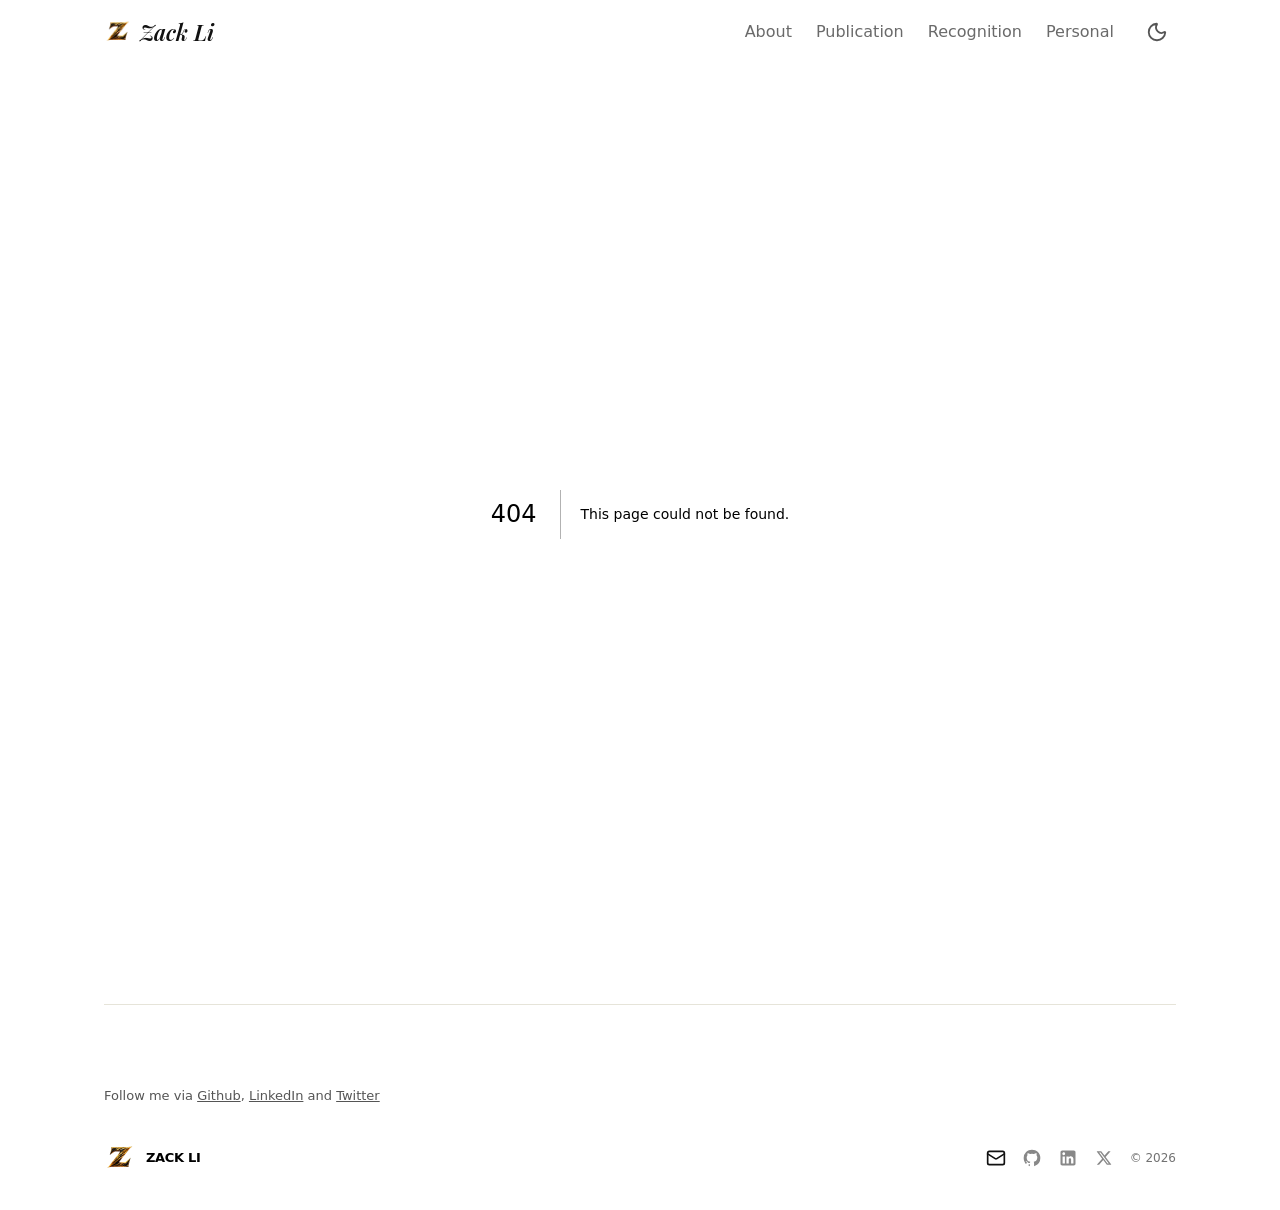
<file: 404/index.html>
<!DOCTYPE html><!--451eHwCKQ_A6vDu2UryI7--><html lang="en"><head><meta charSet="utf-8"/><meta name="viewport" content="width=device-width, initial-scale=1"/><link rel="preload" as="image" href="/logo.webp"/><link rel="stylesheet" href="/_next/static/chunks/5d77aff3d158f9f2.css" data-precedence="next"/><link rel="preload" as="script" fetchPriority="low" href="/_next/static/chunks/6fd986b95d2f220b.js"/><script src="/_next/static/chunks/e4aab19f6b549322.js" async=""></script><script src="/_next/static/chunks/94173a22f37cf42a.js" async=""></script><script src="/_next/static/chunks/a6c52985077423e8.js" async=""></script><script src="/_next/static/chunks/turbopack-c0f8e2773f505ff7.js" async=""></script><script src="/_next/static/chunks/4761f4c1ad765599.js" async=""></script><script src="/_next/static/chunks/33074d3ff5d0cd2d.js" async=""></script><script src="/_next/static/chunks/c4d90098b4abc498.js" async=""></script><link rel="preload" href="https://www.googletagmanager.com/gtag/js?id=G-TYJ31ENHNH" as="script"/><title>404: This page could not be found.</title><meta name="robots" content="noindex"/><meta name="next-size-adjust" content=""/><title>Zack Li | GenAI Inference @ Qualcomm</title><meta name="description" content="Zack Li — GenAI Inference @ Qualcomm. Ex-CTO &amp; co-founder of Nexa AI."/><meta name="application-name" content="Zack Li"/><link rel="author" href="https://zackli.ai"/><meta name="author" content="Zack Li"/><meta name="keywords" content="Zack Li,Zack,zhiyuan8,Zack Li Qualcomm,Zack Qualcomm,Zack Li Nexa AI,Zack Li Stanford,Nexa AI,Qualcomm,on-device AI,edge AI,generative AI inference,LLM inference,small language models,llama.cpp,Snapdragon Hexagon NPU,GenieX,Nexa SDK,Octopus model,Physical AI,AI hardware,machine learning engineer,scalable software architecture,Stanford"/><meta name="creator" content="Zack Li"/><meta name="publisher" content="Zack Li"/><meta name="robots" content="index, follow"/><meta name="googlebot" content="index, follow, max-video-preview:-1, max-image-preview:large, max-snippet:-1"/><meta name="category" content="technology"/><link rel="canonical" href="https://zackli.ai/"/><meta property="og:title" content="Zack Li | GenAI Inference @ Qualcomm"/><meta property="og:description" content="Zack Li — GenAI Inference @ Qualcomm. Ex-CTO &amp; co-founder of Nexa AI."/><meta property="og:url" content="https://zackli.ai/"/><meta property="og:site_name" content="Zack Li"/><meta property="og:locale" content="en_US"/><meta property="og:image" content="https://zackli.ai/home/selfie.webp"/><meta property="og:image:width" content="500"/><meta property="og:image:height" content="500"/><meta property="og:image:alt" content="Zack Li"/><meta property="og:type" content="profile"/><meta name="twitter:card" content="summary_large_image"/><meta name="twitter:creator" content="@zacklearner"/><meta name="twitter:title" content="Zack Li | GenAI Inference @ Qualcomm"/><meta name="twitter:description" content="Zack Li — GenAI Inference @ Qualcomm. Ex-CTO &amp; co-founder of Nexa AI."/><meta name="twitter:image" content="https://zackli.ai/home/selfie.webp"/><link rel="shortcut icon" href="/favicon.ico"/><link rel="icon" href="/favicon.ico?favicon.afb2e396.ico" sizes="64x64" type="image/x-icon"/><link rel="icon" href="/favicon.ico" sizes="any"/><link rel="icon" href="/icon.png" type="image/png"/><link rel="apple-touch-icon" href="/apple-icon.png"/><script src="/_next/static/chunks/a6dad97d9634a72d.js" noModule=""></script></head><body class="playfair_display_8ad37f1d-module__YYGiuq__variable antialiased"><div hidden=""><!--$--><!--/$--></div><script type="application/ld+json">{"@context":"https://schema.org","@graph":[{"@type":"Person","@id":"https://zackli.ai/#person","name":"Zack Li","alternateName":["Zack","zhiyuan8"],"additionalName":"zhiyuan8","givenName":"Zack","familyName":"Li","url":"https://zackli.ai","image":{"@type":"ImageObject","url":"https://zackli.ai/home/selfie.webp","contentUrl":"https://zackli.ai/home/selfie.webp","width":500,"height":500,"caption":"Zack Li"},"jobTitle":"Senior Staff Machine Learning Engineer","description":"Zack Li — GenAI Inference @ Qualcomm. Ex-CTO & co-founder of Nexa AI.","worksFor":{"@type":"Organization","name":"Qualcomm","url":"https://www.qualcomm.com"},"alumniOf":[{"@type":"CollegeOrUniversity","name":"Stanford University"},{"@type":"CollegeOrUniversity","name":"Tongji University"}],"knowsAbout":["On-device AI","Generative AI inference","Large language models","llama.cpp","Snapdragon Hexagon NPU","Physical AI","Scalable software architecture","AI hardware"],"sameAs":["https://github.com/zhiyuan8","https://www.linkedin.com/in/zackli4ai/","https://x.com/zacklearner","https://scholar.google.com/citations?user=KjCqFWMAAAAJ&hl=en","https://huggingface.co/NexaAI"]},{"@type":"WebSite","@id":"https://zackli.ai/#website","url":"https://zackli.ai","name":"Zack Li","description":"Zack Li — GenAI Inference @ Qualcomm. Ex-CTO & co-founder of Nexa AI.","publisher":{"@id":"https://zackli.ai/#person"},"inLanguage":"en-US"},{"@type":"SiteNavigationElement","@id":"https://zackli.ai/#nav","name":["Recognition","Publications","Personal","Projects"],"url":["https://zackli.ai/recognition/","https://zackli.ai/publication/","https://zackli.ai/personal/","https://zackli.ai/project/"]}]}</script><script>(function(){try{var t=localStorage.getItem('theme');var d=t?t==='dark':window.matchMedia('(prefers-color-scheme: dark)').matches;if(d)document.documentElement.classList.add('dark');}catch(e){}})();</script><header class="h-[64px] fixed top-0 left-0 right-0 z-50 bg-transparent"><div class="max-w-[var(--content-width)] mx-auto h-full flex items-center px-6"><a aria-label="Zack Li — home" class="flex items-center gap-2 cursor-pointer group" href="/"><img alt="Zack Li logo" width="30" height="30" decoding="async" data-nimg="1" class="w-7 h-7 transition-transform duration-300 group-hover:scale-105" style="color:transparent" src="/logo.webp"/><span class="[font-family:var(--font-playfair)] italic font-semibold text-xl md:text-[22px] text-[#111] leading-none">Zack Li</span></a><div class="flex-1"></div><nav class="hidden md:flex items-center gap-6"><a class="cursor-pointer text-[16px] hover:text-[#111] relative text-[#888]" href="/about/">About</a><a class="cursor-pointer text-[16px] hover:text-[#111] relative text-[#888]" href="/publication/">Publication</a><a class="cursor-pointer text-[16px] hover:text-[#111] relative text-[#888]" href="/recognition/">Recognition</a><a class="cursor-pointer text-[16px] hover:text-[#111] relative text-[#888]" href="/personal/">Personal</a></nav><div class="ml-2 md:ml-6"><button type="button" aria-label="Toggle dark mode" class="p-2 rounded-md text-[#555] hover:text-[#111] cursor-pointer transition-colors"><svg xmlns="http://www.w3.org/2000/svg" width="22" height="22" viewBox="0 0 24 24" fill="none" stroke="currentColor" stroke-width="2" stroke-linecap="round" stroke-linejoin="round" class="lucide lucide-moon dark:hidden" aria-hidden="true"><path d="M20.985 12.486a9 9 0 1 1-9.473-9.472c.405-.022.617.46.402.803a6 6 0 0 0 8.268 8.268c.344-.215.825-.004.803.401"></path></svg><svg xmlns="http://www.w3.org/2000/svg" width="22" height="22" viewBox="0 0 24 24" fill="none" stroke="currentColor" stroke-width="2" stroke-linecap="round" stroke-linejoin="round" class="lucide lucide-sun hidden dark:block" aria-hidden="true"><circle cx="12" cy="12" r="4"></circle><path d="M12 2v2"></path><path d="M12 20v2"></path><path d="m4.93 4.93 1.41 1.41"></path><path d="m17.66 17.66 1.41 1.41"></path><path d="M2 12h2"></path><path d="M20 12h2"></path><path d="m6.34 17.66-1.41 1.41"></path><path d="m19.07 4.93-1.41 1.41"></path></svg></button></div><button class="md:hidden p-2 -mr-2 cursor-pointer" aria-label="Toggle menu"><svg xmlns="http://www.w3.org/2000/svg" width="22" height="22" viewBox="0 0 24 24" fill="none" stroke="currentColor" stroke-width="2" stroke-linecap="round" stroke-linejoin="round" class="lucide lucide-menu" aria-hidden="true"><path d="M4 5h16"></path><path d="M4 12h16"></path><path d="M4 19h16"></path></svg></button></div></header><div class="mt-[64px] min-h-[calc(100vh-422px)]"><div style="font-family:system-ui,&quot;Segoe UI&quot;,Roboto,Helvetica,Arial,sans-serif,&quot;Apple Color Emoji&quot;,&quot;Segoe UI Emoji&quot;;height:100vh;text-align:center;display:flex;flex-direction:column;align-items:center;justify-content:center"><div><style>body{color:#000;background:#fff;margin:0}.next-error-h1{border-right:1px solid rgba(0,0,0,.3)}@media (prefers-color-scheme:dark){body{color:#fff;background:#000}.next-error-h1{border-right:1px solid rgba(255,255,255,.3)}}</style><h1 class="next-error-h1" style="display:inline-block;margin:0 20px 0 0;padding:0 23px 0 0;font-size:24px;font-weight:500;vertical-align:top;line-height:49px">404</h1><div style="display:inline-block"><h2 style="font-size:14px;font-weight:400;line-height:49px;margin:0">This page could not be found.</h2></div></div></div><!--$--><!--/$--></div><div class="container-small"><div class="!mt-10 !mb-20 h-px bg-[#E6E4D9]"></div><div><div class="flex flex-col gap-4"><p class="text-[13px] text-[#555] leading-relaxed">Follow me via<!-- --> <a href="https://github.com/zhiyuan8" target="_blank" rel="noopener noreferrer" class="underline hover:text-[#111] transition-colors duration-300">Github</a>,<!-- --> <a href="https://www.linkedin.com/in/zackli4ai/" target="_blank" rel="noopener noreferrer" class="underline hover:text-[#111] transition-colors duration-300">LinkedIn</a> and<!-- --> <a href="https://x.com/zacklearner" target="_blank" rel="noopener noreferrer" class="underline hover:text-[#111] transition-colors duration-300">Twitter</a></p></div></div><div><div class="flex flex-col gap-4 py-9"><div class="flex flex-col sm:flex-row items-start sm:items-center justify-between gap-4"><div class="flex items-center gap-2.5"><img alt="Zack Li logo" loading="lazy" width="32" height="32" decoding="async" data-nimg="1" class="rounded-md" style="color:transparent" src="/home/z-logo.webp"/><span class="text-[13px] font-semibold tracking-tight">ZACK LI</span></div><div class="flex items-center gap-4"><div><button type="button" aria-label="Send me an email" class="flex items-center cursor-pointer text-[#111]"><svg xmlns="http://www.w3.org/2000/svg" width="20" height="20" viewBox="0 0 24 24" fill="none" stroke="currentColor" stroke-width="2" stroke-linecap="round" stroke-linejoin="round" class="lucide lucide-mail" aria-hidden="true"><path d="m22 7-8.991 5.727a2 2 0 0 1-2.009 0L2 7"></path><rect x="2" y="4" width="20" height="16" rx="2"></rect></svg></button></div><div><a href="https://github.com/zhiyuan8" target="_blank" rel="noopener noreferrer"><img alt="github" loading="lazy" width="20" height="20" decoding="async" data-nimg="1" class="cursor-pointer" style="color:transparent" src="/home/icon_github.svg"/></a></div><div><a href="https://www.linkedin.com/in/zackli4ai/" target="_blank" rel="noopener noreferrer"><img alt="linkedin" loading="lazy" width="20" height="20" decoding="async" data-nimg="1" class="cursor-pointer" style="color:transparent" src="/home/icon_linkedin.svg"/></a></div><div><a href="https://x.com/zacklearner" target="_blank" rel="noopener noreferrer"><img alt="twitter" loading="lazy" width="20" height="20" decoding="async" data-nimg="1" class="cursor-pointer" style="color:transparent" src="/home/icon_twitter.svg"/></a></div><span class="text-[12px] text-[#999]">© 2026</span></div></div></div></div></div><!--$!--><template data-dgst="BAILOUT_TO_CLIENT_SIDE_RENDERING"></template><!--/$--><script src="/_next/static/chunks/6fd986b95d2f220b.js" id="_R_" async=""></script><script>(self.__next_f=self.__next_f||[]).push([0])</script><script>self.__next_f.push([1,"1:\"$Sreact.fragment\"\n3:I[14686,[\"/_next/static/chunks/4761f4c1ad765599.js\"],\"default\"]\n4:I[3097,[\"/_next/static/chunks/33074d3ff5d0cd2d.js\",\"/_next/static/chunks/c4d90098b4abc498.js\"],\"default\"]\n5:I[99299,[\"/_next/static/chunks/33074d3ff5d0cd2d.js\",\"/_next/static/chunks/c4d90098b4abc498.js\"],\"default\"]\nc:I[16153,[\"/_next/static/chunks/33074d3ff5d0cd2d.js\",\"/_next/static/chunks/c4d90098b4abc498.js\"],\"default\"]\n:HL[\"/_next/static/chunks/5d77aff3d158f9f2.css\",\"style\"]\n2:T683,"])</script><script>self.__next_f.push([1,"{\"@context\":\"https://schema.org\",\"@graph\":[{\"@type\":\"Person\",\"@id\":\"https://zackli.ai/#person\",\"name\":\"Zack Li\",\"alternateName\":[\"Zack\",\"zhiyuan8\"],\"additionalName\":\"zhiyuan8\",\"givenName\":\"Zack\",\"familyName\":\"Li\",\"url\":\"https://zackli.ai\",\"image\":{\"@type\":\"ImageObject\",\"url\":\"https://zackli.ai/home/selfie.webp\",\"contentUrl\":\"https://zackli.ai/home/selfie.webp\",\"width\":500,\"height\":500,\"caption\":\"Zack Li\"},\"jobTitle\":\"Senior Staff Machine Learning Engineer\",\"description\":\"Zack Li — GenAI Inference @ Qualcomm. Ex-CTO \u0026 co-founder of Nexa AI.\",\"worksFor\":{\"@type\":\"Organization\",\"name\":\"Qualcomm\",\"url\":\"https://www.qualcomm.com\"},\"alumniOf\":[{\"@type\":\"CollegeOrUniversity\",\"name\":\"Stanford University\"},{\"@type\":\"CollegeOrUniversity\",\"name\":\"Tongji University\"}],\"knowsAbout\":[\"On-device AI\",\"Generative AI inference\",\"Large language models\",\"llama.cpp\",\"Snapdragon Hexagon NPU\",\"Physical AI\",\"Scalable software architecture\",\"AI hardware\"],\"sameAs\":[\"https://github.com/zhiyuan8\",\"https://www.linkedin.com/in/zackli4ai/\",\"https://x.com/zacklearner\",\"https://scholar.google.com/citations?user=KjCqFWMAAAAJ\u0026hl=en\",\"https://huggingface.co/NexaAI\"]},{\"@type\":\"WebSite\",\"@id\":\"https://zackli.ai/#website\",\"url\":\"https://zackli.ai\",\"name\":\"Zack Li\",\"description\":\"Zack Li — GenAI Inference @ Qualcomm. Ex-CTO \u0026 co-founder of Nexa AI.\",\"publisher\":{\"@id\":\"https://zackli.ai/#person\"},\"inLanguage\":\"en-US\"},{\"@type\":\"SiteNavigationElement\",\"@id\":\"https://zackli.ai/#nav\",\"name\":[\"Recognition\",\"Publications\",\"Personal\",\"Projects\"],\"url\":[\"https://zackli.ai/recognition/\",\"https://zackli.ai/publication/\",\"https://zackli.ai/personal/\",\"https://zackli.ai/project/\"]}]}"])</script><script>self.__next_f.push([1,"0:{\"P\":null,\"b\":\"451eHwCKQ_A6vDu2UryI7\",\"c\":[\"\",\"_not-found\",\"\"],\"q\":\"\",\"i\":false,\"f\":[[[\"\",{\"children\":[\"/_not-found\",{\"children\":[\"__PAGE__\",{}]}]},\"$undefined\",\"$undefined\",true],[[\"$\",\"$1\",\"c\",{\"children\":[[[\"$\",\"link\",\"0\",{\"rel\":\"stylesheet\",\"href\":\"/_next/static/chunks/5d77aff3d158f9f2.css\",\"precedence\":\"next\",\"crossOrigin\":\"$undefined\",\"nonce\":\"$undefined\"}],[\"$\",\"script\",\"script-0\",{\"src\":\"/_next/static/chunks/4761f4c1ad765599.js\",\"async\":true,\"nonce\":\"$undefined\"}]],[\"$\",\"html\",null,{\"lang\":\"en\",\"children\":[\"$\",\"body\",null,{\"className\":\"playfair_display_8ad37f1d-module__YYGiuq__variable antialiased\",\"children\":[[\"$\",\"script\",null,{\"type\":\"application/ld+json\",\"dangerouslySetInnerHTML\":{\"__html\":\"$2\"}}],[\"$\",\"script\",null,{\"dangerouslySetInnerHTML\":{\"__html\":\"(function(){try{var t=localStorage.getItem('theme');var d=t?t==='dark':window.matchMedia('(prefers-color-scheme: dark)').matches;if(d)document.documentElement.classList.add('dark');}catch(e){}})();\"}}],[\"$\",\"$L3\",null,{}],[\"$\",\"div\",null,{\"className\":\"mt-[64px] min-h-[calc(100vh-422px)]\",\"children\":[\"$\",\"$L4\",null,{\"parallelRouterKey\":\"children\",\"error\":\"$undefined\",\"errorStyles\":\"$undefined\",\"errorScripts\":\"$undefined\",\"template\":[\"$\",\"$L5\",null,{}],\"templateStyles\":\"$undefined\",\"templateScripts\":\"$undefined\",\"notFound\":[[[\"$\",\"title\",null,{\"children\":\"404: This page could not be found.\"}],[\"$\",\"div\",null,{\"style\":{\"fontFamily\":\"system-ui,\\\"Segoe UI\\\",Roboto,Helvetica,Arial,sans-serif,\\\"Apple Color Emoji\\\",\\\"Segoe UI Emoji\\\"\",\"height\":\"100vh\",\"textAlign\":\"center\",\"display\":\"flex\",\"flexDirection\":\"column\",\"alignItems\":\"center\",\"justifyContent\":\"center\"},\"children\":[\"$\",\"div\",null,{\"children\":[[\"$\",\"style\",null,{\"dangerouslySetInnerHTML\":{\"__html\":\"body{color:#000;background:#fff;margin:0}.next-error-h1{border-right:1px solid rgba(0,0,0,.3)}@media (prefers-color-scheme:dark){body{color:#fff;background:#000}.next-error-h1{border-right:1px solid rgba(255,255,255,.3)}}\"}}],[\"$\",\"h1\",null,{\"className\":\"next-error-h1\",\"style\":{\"display\":\"inline-block\",\"margin\":\"0 20px 0 0\",\"padding\":\"0 23px 0 0\",\"fontSize\":24,\"fontWeight\":500,\"verticalAlign\":\"top\",\"lineHeight\":\"49px\"},\"children\":404}],\"$L6\"]}]}]],[]],\"forbidden\":\"$undefined\",\"unauthorized\":\"$undefined\"}]}],\"$L7\",\"$L8\"]}]}]]}],{\"children\":[\"$L9\",{\"children\":[\"$La\",{},null,false,false]},null,false,false]},null,false,false],\"$Lb\",false]],\"m\":\"$undefined\",\"G\":[\"$c\",\"$undefined\"],\"S\":true}\n"])</script><script>self.__next_f.push([1,"d:I[58414,[\"/_next/static/chunks/4761f4c1ad765599.js\"],\"default\"]\ne:I[66440,[\"/_next/static/chunks/4761f4c1ad765599.js\"],\"Analytics\"]\nf:I[36345,[\"/_next/static/chunks/33074d3ff5d0cd2d.js\",\"/_next/static/chunks/c4d90098b4abc498.js\"],\"OutletBoundary\"]\n10:\"$Sreact.suspense\"\n12:I[36345,[\"/_next/static/chunks/33074d3ff5d0cd2d.js\",\"/_next/static/chunks/c4d90098b4abc498.js\"],\"ViewportBoundary\"]\n14:I[36345,[\"/_next/static/chunks/33074d3ff5d0cd2d.js\",\"/_next/static/chunks/c4d90098b4abc498.js\"],\"MetadataBoundary\"]\n6:[\"$\",\"div\",null,{\"style\":{\"display\":\"inline-block\"},\"children\":[\"$\",\"h2\",null,{\"style\":{\"fontSize\":14,\"fontWeight\":400,\"lineHeight\":\"49px\",\"margin\":0},\"children\":\"This page could not be found.\"}]}]\n7:[\"$\",\"$Ld\",null,{}]\n8:[\"$\",\"$Le\",null,{}]\n9:[\"$\",\"$1\",\"c\",{\"children\":[null,[\"$\",\"$L4\",null,{\"parallelRouterKey\":\"children\",\"error\":\"$undefined\",\"errorStyles\":\"$undefined\",\"errorScripts\":\"$undefined\",\"template\":[\"$\",\"$L5\",null,{}],\"templateStyles\":\"$undefined\",\"templateScripts\":\"$undefined\",\"notFound\":\"$undefined\",\"forbidden\":\"$undefined\",\"unauthorized\":\"$undefined\"}]]}]\na:[\"$\",\"$1\",\"c\",{\"children\":[[[\"$\",\"title\",null,{\"children\":\"404: This page could not be found.\"}],[\"$\",\"div\",null,{\"style\":\"$0:f:0:1:0:props:children:1:props:children:props:children:3:props:children:props:notFound:0:1:props:style\",\"children\":[\"$\",\"div\",null,{\"children\":[[\"$\",\"style\",null,{\"dangerouslySetInnerHTML\":{\"__html\":\"body{color:#000;background:#fff;margin:0}.next-error-h1{border-right:1px solid rgba(0,0,0,.3)}@media (prefers-color-scheme:dark){body{color:#fff;background:#000}.next-error-h1{border-right:1px solid rgba(255,255,255,.3)}}\"}}],[\"$\",\"h1\",null,{\"className\":\"next-error-h1\",\"style\":\"$0:f:0:1:0:props:children:1:props:children:props:children:3:props:children:props:notFound:0:1:props:children:props:children:1:props:style\",\"children\":404}],[\"$\",\"div\",null,{\"style\":\"$6:props:style\",\"children\":[\"$\",\"h2\",null,{\"style\":\"$6:props:children:props:style\",\"children\":\"This page could not be found.\"}]}]]}]}]],null,[\"$\",\"$Lf\",null,{\"children\":[\"$\",\"$10\",null,{\"name\":\"Next.MetadataOutlet\",\"children\":\"$@11\"}]}]]}]\nb:[\"$\",\"$1\",\"h\",{\"children\":[[\"$\",\"meta\",null,{\"name\":\"robots\",\"content\":\"noindex\"}],[\"$\",\"$L12\",null,{\"children\":\"$L13\"}],[\"$\",\"div\",null,{\"hidden\":true,\"children\":[\"$\",\"$L14\",null,{\"children\":[\"$\",\"$10\",null,{\"name\":\"Next.Metadata\",\"children\":\"$L15\"}]}]}],[\"$\",\"meta\",null,{\"name\":\"next-size-adjust\",\"content\":\"\"}]]}]\n"])</script><script>self.__next_f.push([1,"13:[[\"$\",\"meta\",\"0\",{\"charSet\":\"utf-8\"}],[\"$\",\"meta\",\"1\",{\"name\":\"viewport\",\"content\":\"width=device-width, initial-scale=1\"}]]\n"])</script><script>self.__next_f.push([1,"16:I[20414,[\"/_next/static/chunks/33074d3ff5d0cd2d.js\",\"/_next/static/chunks/c4d90098b4abc498.js\"],\"IconMark\"]\n11:null\n"])</script><script>self.__next_f.push([1,"15:[[\"$\",\"title\",\"0\",{\"children\":\"Zack Li | GenAI Inference @ Qualcomm\"}],[\"$\",\"meta\",\"1\",{\"name\":\"description\",\"content\":\"Zack Li — GenAI Inference @ Qualcomm. Ex-CTO \u0026 co-founder of Nexa AI.\"}],[\"$\",\"meta\",\"2\",{\"name\":\"application-name\",\"content\":\"Zack Li\"}],[\"$\",\"link\",\"3\",{\"rel\":\"author\",\"href\":\"https://zackli.ai\"}],[\"$\",\"meta\",\"4\",{\"name\":\"author\",\"content\":\"Zack Li\"}],[\"$\",\"meta\",\"5\",{\"name\":\"keywords\",\"content\":\"Zack Li,Zack,zhiyuan8,Zack Li Qualcomm,Zack Qualcomm,Zack Li Nexa AI,Zack Li Stanford,Nexa AI,Qualcomm,on-device AI,edge AI,generative AI inference,LLM inference,small language models,llama.cpp,Snapdragon Hexagon NPU,GenieX,Nexa SDK,Octopus model,Physical AI,AI hardware,machine learning engineer,scalable software architecture,Stanford\"}],[\"$\",\"meta\",\"6\",{\"name\":\"creator\",\"content\":\"Zack Li\"}],[\"$\",\"meta\",\"7\",{\"name\":\"publisher\",\"content\":\"Zack Li\"}],[\"$\",\"meta\",\"8\",{\"name\":\"robots\",\"content\":\"index, follow\"}],[\"$\",\"meta\",\"9\",{\"name\":\"googlebot\",\"content\":\"index, follow, max-video-preview:-1, max-image-preview:large, max-snippet:-1\"}],[\"$\",\"meta\",\"10\",{\"name\":\"category\",\"content\":\"technology\"}],[\"$\",\"link\",\"11\",{\"rel\":\"canonical\",\"href\":\"https://zackli.ai/\"}],[\"$\",\"meta\",\"12\",{\"property\":\"og:title\",\"content\":\"Zack Li | GenAI Inference @ Qualcomm\"}],[\"$\",\"meta\",\"13\",{\"property\":\"og:description\",\"content\":\"Zack Li — GenAI Inference @ Qualcomm. Ex-CTO \u0026 co-founder of Nexa AI.\"}],[\"$\",\"meta\",\"14\",{\"property\":\"og:url\",\"content\":\"https://zackli.ai/\"}],[\"$\",\"meta\",\"15\",{\"property\":\"og:site_name\",\"content\":\"Zack Li\"}],[\"$\",\"meta\",\"16\",{\"property\":\"og:locale\",\"content\":\"en_US\"}],[\"$\",\"meta\",\"17\",{\"property\":\"og:image\",\"content\":\"https://zackli.ai/home/selfie.webp\"}],[\"$\",\"meta\",\"18\",{\"property\":\"og:image:width\",\"content\":\"500\"}],[\"$\",\"meta\",\"19\",{\"property\":\"og:image:height\",\"content\":\"500\"}],[\"$\",\"meta\",\"20\",{\"property\":\"og:image:alt\",\"content\":\"Zack Li\"}],[\"$\",\"meta\",\"21\",{\"property\":\"og:type\",\"content\":\"profile\"}],[\"$\",\"meta\",\"22\",{\"name\":\"twitter:card\",\"content\":\"summary_large_image\"}],[\"$\",\"meta\",\"23\",{\"name\":\"twitter:creator\",\"content\":\"@zacklearner\"}],[\"$\",\"meta\",\"24\",{\"name\":\"twitter:title\",\"content\":\"Zack Li | GenAI Inference @ Qualcomm\"}],[\"$\",\"meta\",\"25\",{\"name\":\"twitter:description\",\"content\":\"Zack Li — GenAI Inference @ Qualcomm. Ex-CTO \u0026 co-founder of Nexa AI.\"}],[\"$\",\"meta\",\"26\",{\"name\":\"twitter:image\",\"content\":\"https://zackli.ai/home/selfie.webp\"}],[\"$\",\"link\",\"27\",{\"rel\":\"shortcut icon\",\"href\":\"/favicon.ico\"}],[\"$\",\"link\",\"28\",{\"rel\":\"icon\",\"href\":\"/favicon.ico?favicon.afb2e396.ico\",\"sizes\":\"64x64\",\"type\":\"image/x-icon\"}],[\"$\",\"link\",\"29\",{\"rel\":\"icon\",\"href\":\"/favicon.ico\",\"sizes\":\"any\"}],[\"$\",\"link\",\"30\",{\"rel\":\"icon\",\"href\":\"/icon.png\",\"type\":\"image/png\"}],[\"$\",\"link\",\"31\",{\"rel\":\"apple-touch-icon\",\"href\":\"/apple-icon.png\"}],[\"$\",\"$L16\",\"32\",{}]]\n"])</script></body></html>
</file>
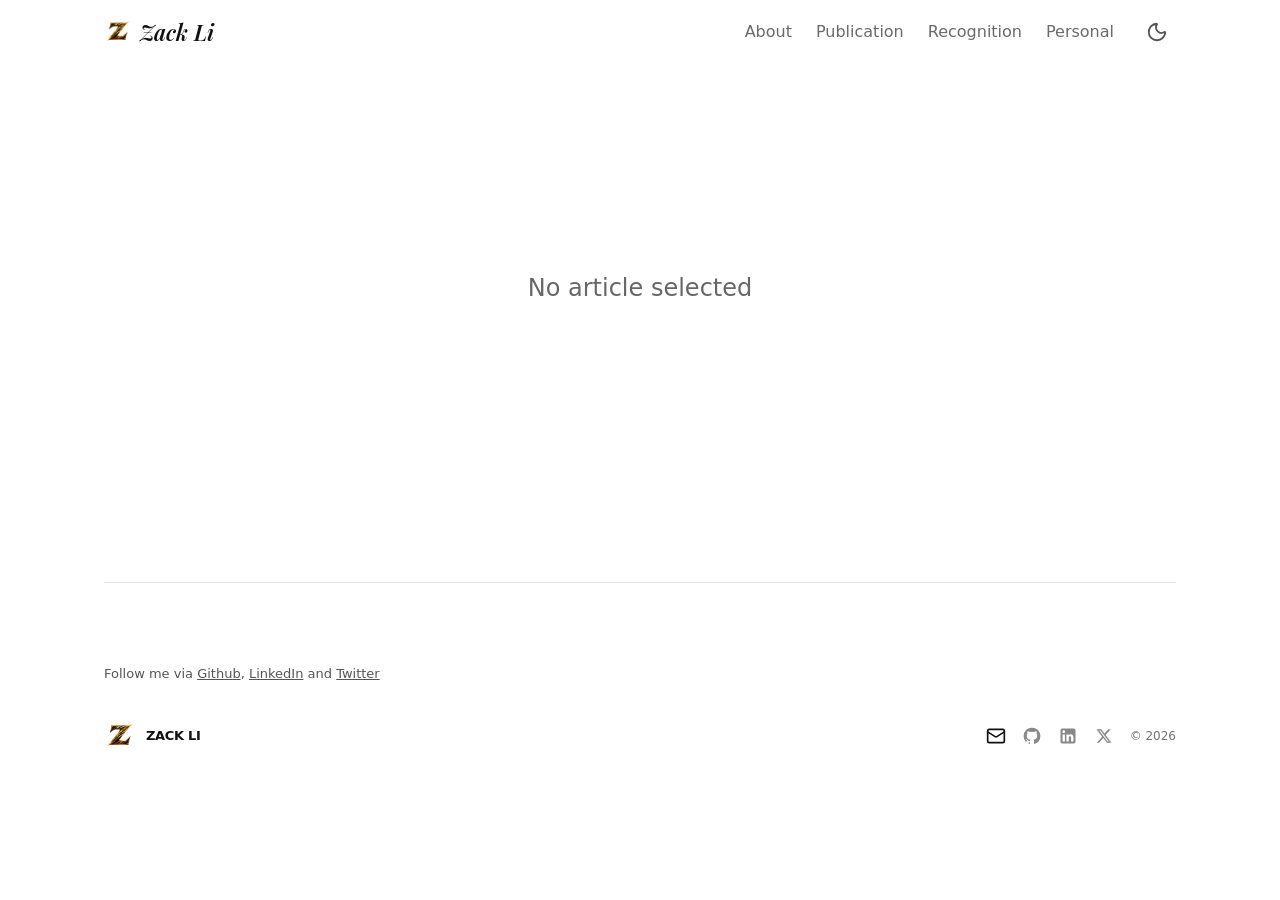
<file: details/index.html>
<!DOCTYPE html><!--451eHwCKQ_A6vDu2UryI7--><html lang="en"><head><meta charSet="utf-8"/><meta name="viewport" content="width=device-width, initial-scale=1"/><link rel="preload" href="/_next/static/media/630e733d244c18c0-s.p.62846856.woff2" as="font" crossorigin="" type="font/woff2"/><link rel="preload" as="image" href="/logo.webp"/><link rel="stylesheet" href="/_next/static/chunks/5d77aff3d158f9f2.css" data-precedence="next"/><link rel="stylesheet" href="/_next/static/chunks/d49fdc51d2b99c2d.css" data-precedence="next"/><link rel="preload" as="script" fetchPriority="low" href="/_next/static/chunks/6fd986b95d2f220b.js"/><script src="/_next/static/chunks/e4aab19f6b549322.js" async=""></script><script src="/_next/static/chunks/94173a22f37cf42a.js" async=""></script><script src="/_next/static/chunks/a6c52985077423e8.js" async=""></script><script src="/_next/static/chunks/turbopack-c0f8e2773f505ff7.js" async=""></script><script src="/_next/static/chunks/4761f4c1ad765599.js" async=""></script><script src="/_next/static/chunks/33074d3ff5d0cd2d.js" async=""></script><script src="/_next/static/chunks/c4d90098b4abc498.js" async=""></script><script src="/_next/static/chunks/4517bfd2c46eb7d7.js" async=""></script><script src="/_next/static/chunks/270c3f8fc9139bd0.js" async=""></script><link rel="preload" href="https://www.googletagmanager.com/gtag/js?id=G-TYJ31ENHNH" as="script"/><meta name="next-size-adjust" content=""/><title>Zack Li | GenAI Inference @ Qualcomm</title><meta name="description" content="Zack Li — GenAI Inference @ Qualcomm. Ex-CTO &amp; co-founder of Nexa AI."/><meta name="application-name" content="Zack Li"/><link rel="author" href="https://zackli.ai"/><meta name="author" content="Zack Li"/><meta name="keywords" content="Zack Li,Zack,zhiyuan8,Zack Li Qualcomm,Zack Qualcomm,Zack Li Nexa AI,Zack Li Stanford,Nexa AI,Qualcomm,on-device AI,edge AI,generative AI inference,LLM inference,small language models,llama.cpp,Snapdragon Hexagon NPU,GenieX,Nexa SDK,Octopus model,Physical AI,AI hardware,machine learning engineer,scalable software architecture,Stanford"/><meta name="creator" content="Zack Li"/><meta name="publisher" content="Zack Li"/><meta name="robots" content="index, follow"/><meta name="googlebot" content="index, follow, max-video-preview:-1, max-image-preview:large, max-snippet:-1"/><meta name="category" content="technology"/><link rel="canonical" href="https://zackli.ai/"/><meta property="og:title" content="Zack Li | GenAI Inference @ Qualcomm"/><meta property="og:description" content="Zack Li — GenAI Inference @ Qualcomm. Ex-CTO &amp; co-founder of Nexa AI."/><meta property="og:url" content="https://zackli.ai/"/><meta property="og:site_name" content="Zack Li"/><meta property="og:locale" content="en_US"/><meta property="og:image" content="https://zackli.ai/home/selfie.webp"/><meta property="og:image:width" content="500"/><meta property="og:image:height" content="500"/><meta property="og:image:alt" content="Zack Li"/><meta property="og:type" content="profile"/><meta name="twitter:card" content="summary_large_image"/><meta name="twitter:creator" content="@zacklearner"/><meta name="twitter:title" content="Zack Li | GenAI Inference @ Qualcomm"/><meta name="twitter:description" content="Zack Li — GenAI Inference @ Qualcomm. Ex-CTO &amp; co-founder of Nexa AI."/><meta name="twitter:image" content="https://zackli.ai/home/selfie.webp"/><link rel="shortcut icon" href="/favicon.ico"/><link rel="icon" href="/favicon.ico?favicon.afb2e396.ico" sizes="64x64" type="image/x-icon"/><link rel="icon" href="/favicon.ico" sizes="any"/><link rel="icon" href="/icon.png" type="image/png"/><link rel="apple-touch-icon" href="/apple-icon.png"/><script src="/_next/static/chunks/a6dad97d9634a72d.js" noModule=""></script></head><body class="playfair_display_8ad37f1d-module__YYGiuq__variable antialiased"><div hidden=""><!--$--><!--/$--></div><script type="application/ld+json">{"@context":"https://schema.org","@graph":[{"@type":"Person","@id":"https://zackli.ai/#person","name":"Zack Li","alternateName":["Zack","zhiyuan8"],"additionalName":"zhiyuan8","givenName":"Zack","familyName":"Li","url":"https://zackli.ai","image":{"@type":"ImageObject","url":"https://zackli.ai/home/selfie.webp","contentUrl":"https://zackli.ai/home/selfie.webp","width":500,"height":500,"caption":"Zack Li"},"jobTitle":"Senior Staff Machine Learning Engineer","description":"Zack Li — GenAI Inference @ Qualcomm. Ex-CTO & co-founder of Nexa AI.","worksFor":{"@type":"Organization","name":"Qualcomm","url":"https://www.qualcomm.com"},"alumniOf":[{"@type":"CollegeOrUniversity","name":"Stanford University"},{"@type":"CollegeOrUniversity","name":"Tongji University"}],"knowsAbout":["On-device AI","Generative AI inference","Large language models","llama.cpp","Snapdragon Hexagon NPU","Physical AI","Scalable software architecture","AI hardware"],"sameAs":["https://github.com/zhiyuan8","https://www.linkedin.com/in/zackli4ai/","https://x.com/zacklearner","https://scholar.google.com/citations?user=KjCqFWMAAAAJ&hl=en","https://huggingface.co/NexaAI"]},{"@type":"WebSite","@id":"https://zackli.ai/#website","url":"https://zackli.ai","name":"Zack Li","description":"Zack Li — GenAI Inference @ Qualcomm. Ex-CTO & co-founder of Nexa AI.","publisher":{"@id":"https://zackli.ai/#person"},"inLanguage":"en-US"},{"@type":"SiteNavigationElement","@id":"https://zackli.ai/#nav","name":["Recognition","Publications","Personal","Projects"],"url":["https://zackli.ai/recognition/","https://zackli.ai/publication/","https://zackli.ai/personal/","https://zackli.ai/project/"]}]}</script><script>(function(){try{var t=localStorage.getItem('theme');var d=t?t==='dark':window.matchMedia('(prefers-color-scheme: dark)').matches;if(d)document.documentElement.classList.add('dark');}catch(e){}})();</script><header class="h-[64px] fixed top-0 left-0 right-0 z-50 bg-transparent"><div class="max-w-[var(--content-width)] mx-auto h-full flex items-center px-6"><a aria-label="Zack Li — home" class="flex items-center gap-2 cursor-pointer group" href="/"><img alt="Zack Li logo" width="30" height="30" decoding="async" data-nimg="1" class="w-7 h-7 transition-transform duration-300 group-hover:scale-105" style="color:transparent" src="/logo.webp"/><span class="[font-family:var(--font-playfair)] italic font-semibold text-xl md:text-[22px] text-[#111] leading-none">Zack Li</span></a><div class="flex-1"></div><nav class="hidden md:flex items-center gap-6"><a class="cursor-pointer text-[16px] hover:text-[#111] relative text-[#888]" href="/about/">About</a><a class="cursor-pointer text-[16px] hover:text-[#111] relative text-[#888]" href="/publication/">Publication</a><a class="cursor-pointer text-[16px] hover:text-[#111] relative text-[#888]" href="/recognition/">Recognition</a><a class="cursor-pointer text-[16px] hover:text-[#111] relative text-[#888]" href="/personal/">Personal</a></nav><div class="ml-2 md:ml-6"><button type="button" aria-label="Toggle dark mode" class="p-2 rounded-md text-[#555] hover:text-[#111] cursor-pointer transition-colors"><svg xmlns="http://www.w3.org/2000/svg" width="22" height="22" viewBox="0 0 24 24" fill="none" stroke="currentColor" stroke-width="2" stroke-linecap="round" stroke-linejoin="round" class="lucide lucide-moon dark:hidden" aria-hidden="true"><path d="M20.985 12.486a9 9 0 1 1-9.473-9.472c.405-.022.617.46.402.803a6 6 0 0 0 8.268 8.268c.344-.215.825-.004.803.401"></path></svg><svg xmlns="http://www.w3.org/2000/svg" width="22" height="22" viewBox="0 0 24 24" fill="none" stroke="currentColor" stroke-width="2" stroke-linecap="round" stroke-linejoin="round" class="lucide lucide-sun hidden dark:block" aria-hidden="true"><circle cx="12" cy="12" r="4"></circle><path d="M12 2v2"></path><path d="M12 20v2"></path><path d="m4.93 4.93 1.41 1.41"></path><path d="m17.66 17.66 1.41 1.41"></path><path d="M2 12h2"></path><path d="M20 12h2"></path><path d="m6.34 17.66-1.41 1.41"></path><path d="m19.07 4.93-1.41 1.41"></path></svg></button></div><button class="md:hidden p-2 -mr-2 cursor-pointer" aria-label="Toggle menu"><svg xmlns="http://www.w3.org/2000/svg" width="22" height="22" viewBox="0 0 24 24" fill="none" stroke="currentColor" stroke-width="2" stroke-linecap="round" stroke-linejoin="round" class="lucide lucide-menu" aria-hidden="true"><path d="M4 5h16"></path><path d="M4 12h16"></path><path d="M4 19h16"></path></svg></button></div></header><div class="mt-[64px] min-h-[calc(100vh-422px)]"><!--$!--><template data-dgst="BAILOUT_TO_CLIENT_SIDE_RENDERING"></template><div class="container-small"><div class="flex flex-col gap-4 mb-8 pt-14"></div><div><div class="flex flex-col items-center justify-center py-[120px]"><p class="text-xl text-[#999]">Loading...</p></div></div></div><!--/$--><!--$--><!--/$--></div><div class="container-small"><div class="!mt-10 !mb-20 h-px bg-[#E6E4D9]"></div><div><div class="flex flex-col gap-4"><p class="text-[13px] text-[#555] leading-relaxed">Follow me via<!-- --> <a href="https://github.com/zhiyuan8" target="_blank" rel="noopener noreferrer" class="underline hover:text-[#111] transition-colors duration-300">Github</a>,<!-- --> <a href="https://www.linkedin.com/in/zackli4ai/" target="_blank" rel="noopener noreferrer" class="underline hover:text-[#111] transition-colors duration-300">LinkedIn</a> and<!-- --> <a href="https://x.com/zacklearner" target="_blank" rel="noopener noreferrer" class="underline hover:text-[#111] transition-colors duration-300">Twitter</a></p></div></div><div><div class="flex flex-col gap-4 py-9"><div class="flex flex-col sm:flex-row items-start sm:items-center justify-between gap-4"><div class="flex items-center gap-2.5"><img alt="Zack Li logo" loading="lazy" width="32" height="32" decoding="async" data-nimg="1" class="rounded-md" style="color:transparent" src="/home/z-logo.webp"/><span class="text-[13px] font-semibold tracking-tight">ZACK LI</span></div><div class="flex items-center gap-4"><div><button type="button" aria-label="Send me an email" class="flex items-center cursor-pointer text-[#111]"><svg xmlns="http://www.w3.org/2000/svg" width="20" height="20" viewBox="0 0 24 24" fill="none" stroke="currentColor" stroke-width="2" stroke-linecap="round" stroke-linejoin="round" class="lucide lucide-mail" aria-hidden="true"><path d="m22 7-8.991 5.727a2 2 0 0 1-2.009 0L2 7"></path><rect x="2" y="4" width="20" height="16" rx="2"></rect></svg></button></div><div><a href="https://github.com/zhiyuan8" target="_blank" rel="noopener noreferrer"><img alt="github" loading="lazy" width="20" height="20" decoding="async" data-nimg="1" class="cursor-pointer" style="color:transparent" src="/home/icon_github.svg"/></a></div><div><a href="https://www.linkedin.com/in/zackli4ai/" target="_blank" rel="noopener noreferrer"><img alt="linkedin" loading="lazy" width="20" height="20" decoding="async" data-nimg="1" class="cursor-pointer" style="color:transparent" src="/home/icon_linkedin.svg"/></a></div><div><a href="https://x.com/zacklearner" target="_blank" rel="noopener noreferrer"><img alt="twitter" loading="lazy" width="20" height="20" decoding="async" data-nimg="1" class="cursor-pointer" style="color:transparent" src="/home/icon_twitter.svg"/></a></div><span class="text-[12px] text-[#999]">© 2026</span></div></div></div></div></div><!--$!--><template data-dgst="BAILOUT_TO_CLIENT_SIDE_RENDERING"></template><!--/$--><script src="/_next/static/chunks/6fd986b95d2f220b.js" id="_R_" async=""></script><script>(self.__next_f=self.__next_f||[]).push([0])</script><script>self.__next_f.push([1,"1:\"$Sreact.fragment\"\n3:I[14686,[\"/_next/static/chunks/4761f4c1ad765599.js\"],\"default\"]\n4:I[3097,[\"/_next/static/chunks/33074d3ff5d0cd2d.js\",\"/_next/static/chunks/c4d90098b4abc498.js\"],\"default\"]\n5:I[99299,[\"/_next/static/chunks/33074d3ff5d0cd2d.js\",\"/_next/static/chunks/c4d90098b4abc498.js\"],\"default\"]\nc:I[16153,[],\"default\"]\n:HL[\"/_next/static/chunks/5d77aff3d158f9f2.css\",\"style\"]\n:HL[\"/_next/static/media/630e733d244c18c0-s.p.62846856.woff2\",\"font\",{\"crossOrigin\":\"\",\"type\":\"font/woff2\"}]\n:HL[\"/_next/static/chunks/d49fdc51d2b99c2d.css\",\"style\"]\n2:T683,"])</script><script>self.__next_f.push([1,"{\"@context\":\"https://schema.org\",\"@graph\":[{\"@type\":\"Person\",\"@id\":\"https://zackli.ai/#person\",\"name\":\"Zack Li\",\"alternateName\":[\"Zack\",\"zhiyuan8\"],\"additionalName\":\"zhiyuan8\",\"givenName\":\"Zack\",\"familyName\":\"Li\",\"url\":\"https://zackli.ai\",\"image\":{\"@type\":\"ImageObject\",\"url\":\"https://zackli.ai/home/selfie.webp\",\"contentUrl\":\"https://zackli.ai/home/selfie.webp\",\"width\":500,\"height\":500,\"caption\":\"Zack Li\"},\"jobTitle\":\"Senior Staff Machine Learning Engineer\",\"description\":\"Zack Li — GenAI Inference @ Qualcomm. Ex-CTO \u0026 co-founder of Nexa AI.\",\"worksFor\":{\"@type\":\"Organization\",\"name\":\"Qualcomm\",\"url\":\"https://www.qualcomm.com\"},\"alumniOf\":[{\"@type\":\"CollegeOrUniversity\",\"name\":\"Stanford University\"},{\"@type\":\"CollegeOrUniversity\",\"name\":\"Tongji University\"}],\"knowsAbout\":[\"On-device AI\",\"Generative AI inference\",\"Large language models\",\"llama.cpp\",\"Snapdragon Hexagon NPU\",\"Physical AI\",\"Scalable software architecture\",\"AI hardware\"],\"sameAs\":[\"https://github.com/zhiyuan8\",\"https://www.linkedin.com/in/zackli4ai/\",\"https://x.com/zacklearner\",\"https://scholar.google.com/citations?user=KjCqFWMAAAAJ\u0026hl=en\",\"https://huggingface.co/NexaAI\"]},{\"@type\":\"WebSite\",\"@id\":\"https://zackli.ai/#website\",\"url\":\"https://zackli.ai\",\"name\":\"Zack Li\",\"description\":\"Zack Li — GenAI Inference @ Qualcomm. Ex-CTO \u0026 co-founder of Nexa AI.\",\"publisher\":{\"@id\":\"https://zackli.ai/#person\"},\"inLanguage\":\"en-US\"},{\"@type\":\"SiteNavigationElement\",\"@id\":\"https://zackli.ai/#nav\",\"name\":[\"Recognition\",\"Publications\",\"Personal\",\"Projects\"],\"url\":[\"https://zackli.ai/recognition/\",\"https://zackli.ai/publication/\",\"https://zackli.ai/personal/\",\"https://zackli.ai/project/\"]}]}"])</script><script>self.__next_f.push([1,"0:{\"P\":null,\"b\":\"451eHwCKQ_A6vDu2UryI7\",\"c\":[\"\",\"details\",\"\"],\"q\":\"\",\"i\":false,\"f\":[[[\"\",{\"children\":[\"details\",{\"children\":[\"__PAGE__\",{}]}]},\"$undefined\",\"$undefined\",true],[[\"$\",\"$1\",\"c\",{\"children\":[[[\"$\",\"link\",\"0\",{\"rel\":\"stylesheet\",\"href\":\"/_next/static/chunks/5d77aff3d158f9f2.css\",\"precedence\":\"next\",\"crossOrigin\":\"$undefined\",\"nonce\":\"$undefined\"}],[\"$\",\"script\",\"script-0\",{\"src\":\"/_next/static/chunks/4761f4c1ad765599.js\",\"async\":true,\"nonce\":\"$undefined\"}]],[\"$\",\"html\",null,{\"lang\":\"en\",\"children\":[\"$\",\"body\",null,{\"className\":\"playfair_display_8ad37f1d-module__YYGiuq__variable antialiased\",\"children\":[[\"$\",\"script\",null,{\"type\":\"application/ld+json\",\"dangerouslySetInnerHTML\":{\"__html\":\"$2\"}}],[\"$\",\"script\",null,{\"dangerouslySetInnerHTML\":{\"__html\":\"(function(){try{var t=localStorage.getItem('theme');var d=t?t==='dark':window.matchMedia('(prefers-color-scheme: dark)').matches;if(d)document.documentElement.classList.add('dark');}catch(e){}})();\"}}],[\"$\",\"$L3\",null,{}],[\"$\",\"div\",null,{\"className\":\"mt-[64px] min-h-[calc(100vh-422px)]\",\"children\":[\"$\",\"$L4\",null,{\"parallelRouterKey\":\"children\",\"error\":\"$undefined\",\"errorStyles\":\"$undefined\",\"errorScripts\":\"$undefined\",\"template\":[\"$\",\"$L5\",null,{}],\"templateStyles\":\"$undefined\",\"templateScripts\":\"$undefined\",\"notFound\":[[[\"$\",\"title\",null,{\"children\":\"404: This page could not be found.\"}],[\"$\",\"div\",null,{\"style\":{\"fontFamily\":\"system-ui,\\\"Segoe UI\\\",Roboto,Helvetica,Arial,sans-serif,\\\"Apple Color Emoji\\\",\\\"Segoe UI Emoji\\\"\",\"height\":\"100vh\",\"textAlign\":\"center\",\"display\":\"flex\",\"flexDirection\":\"column\",\"alignItems\":\"center\",\"justifyContent\":\"center\"},\"children\":[\"$\",\"div\",null,{\"children\":[[\"$\",\"style\",null,{\"dangerouslySetInnerHTML\":{\"__html\":\"body{color:#000;background:#fff;margin:0}.next-error-h1{border-right:1px solid rgba(0,0,0,.3)}@media (prefers-color-scheme:dark){body{color:#fff;background:#000}.next-error-h1{border-right:1px solid rgba(255,255,255,.3)}}\"}}],[\"$\",\"h1\",null,{\"className\":\"next-error-h1\",\"style\":{\"display\":\"inline-block\",\"margin\":\"0 20px 0 0\",\"padding\":\"0 23px 0 0\",\"fontSize\":24,\"fontWeight\":500,\"verticalAlign\":\"top\",\"lineHeight\":\"49px\"},\"children\":404}],[\"$\",\"div\",null,{\"style\":{\"display\":\"inline-block\"},\"children\":\"$L6\"}]]}]}]],[]],\"forbidden\":\"$undefined\",\"unauthorized\":\"$undefined\"}]}],\"$L7\",\"$L8\"]}]}]]}],{\"children\":[\"$L9\",{\"children\":[\"$La\",{},null,false,false]},null,false,false]},null,false,false],\"$Lb\",false]],\"m\":\"$undefined\",\"G\":[\"$c\",[]],\"S\":true}\n"])</script><script>self.__next_f.push([1,"d:I[58414,[\"/_next/static/chunks/4761f4c1ad765599.js\"],\"default\"]\ne:I[66440,[\"/_next/static/chunks/4761f4c1ad765599.js\"],\"Analytics\"]\nf:I[78565,[\"/_next/static/chunks/33074d3ff5d0cd2d.js\",\"/_next/static/chunks/c4d90098b4abc498.js\"],\"ClientPageRoot\"]\n10:I[19041,[\"/_next/static/chunks/4761f4c1ad765599.js\",\"/_next/static/chunks/4517bfd2c46eb7d7.js\",\"/_next/static/chunks/270c3f8fc9139bd0.js\"],\"default\"]\n13:I[36345,[\"/_next/static/chunks/33074d3ff5d0cd2d.js\",\"/_next/static/chunks/c4d90098b4abc498.js\"],\"OutletBoundary\"]\n14:\"$Sreact.suspense\"\n16:I[36345,[\"/_next/static/chunks/33074d3ff5d0cd2d.js\",\"/_next/static/chunks/c4d90098b4abc498.js\"],\"ViewportBoundary\"]\n18:I[36345,[\"/_next/static/chunks/33074d3ff5d0cd2d.js\",\"/_next/static/chunks/c4d90098b4abc498.js\"],\"MetadataBoundary\"]\n6:[\"$\",\"h2\",null,{\"style\":{\"fontSize\":14,\"fontWeight\":400,\"lineHeight\":\"49px\",\"margin\":0},\"children\":\"This page could not be found.\"}]\n7:[\"$\",\"$Ld\",null,{}]\n8:[\"$\",\"$Le\",null,{}]\n9:[\"$\",\"$1\",\"c\",{\"children\":[null,[\"$\",\"$L4\",null,{\"parallelRouterKey\":\"children\",\"error\":\"$undefined\",\"errorStyles\":\"$undefined\",\"errorScripts\":\"$undefined\",\"template\":[\"$\",\"$L5\",null,{}],\"templateStyles\":\"$undefined\",\"templateScripts\":\"$undefined\",\"notFound\":\"$undefined\",\"forbidden\":\"$undefined\",\"unauthorized\":\"$undefined\"}]]}]\na:[\"$\",\"$1\",\"c\",{\"children\":[[\"$\",\"$Lf\",null,{\"Component\":\"$10\",\"serverProvidedParams\":{\"searchParams\":{},\"params\":{},\"promises\":[\"$@11\",\"$@12\"]}}],[[\"$\",\"link\",\"0\",{\"rel\":\"stylesheet\",\"href\":\"/_next/static/chunks/d49fdc51d2b99c2d.css\",\"precedence\":\"next\",\"crossOrigin\":\"$undefined\",\"nonce\":\"$undefined\"}],[\"$\",\"script\",\"script-0\",{\"src\":\"/_next/static/chunks/4517bfd2c46eb7d7.js\",\"async\":true,\"nonce\":\"$undefined\"}],[\"$\",\"script\",\"script-1\",{\"src\":\"/_next/static/chunks/270c3f8fc9139bd0.js\",\"async\":true,\"nonce\":\"$undefined\"}]],[\"$\",\"$L13\",null,{\"children\":[\"$\",\"$14\",null,{\"name\":\"Next.MetadataOutlet\",\"children\":\"$@15\"}]}]]}]\nb:[\"$\",\"$1\",\"h\",{\"children\":[null,[\"$\",\"$L16\",null,{\"children\":\"$L17\"}],[\"$\",\"div\",null,{\"hidden\":true,\"children\":[\"$\",\"$L18\",null,{\"children\":[\"$\",\"$14\",null,{\"name\":\"Next.Metadata\",\"children\":\"$L19\"}]}]}],[\"$\",\"meta\",null,{\"name\":\"next-size-adjust\",\"content\":\"\"}]]}]\n"])</script><script>self.__next_f.push([1,"11:{}\n12:\"$a:props:children:0:props:serverProvidedParams:params\"\n"])</script><script>self.__next_f.push([1,"17:[[\"$\",\"meta\",\"0\",{\"charSet\":\"utf-8\"}],[\"$\",\"meta\",\"1\",{\"name\":\"viewport\",\"content\":\"width=device-width, initial-scale=1\"}]]\n"])</script><script>self.__next_f.push([1,"1a:I[20414,[\"/_next/static/chunks/33074d3ff5d0cd2d.js\",\"/_next/static/chunks/c4d90098b4abc498.js\"],\"IconMark\"]\n15:null\n"])</script><script>self.__next_f.push([1,"19:[[\"$\",\"title\",\"0\",{\"children\":\"Zack Li | GenAI Inference @ Qualcomm\"}],[\"$\",\"meta\",\"1\",{\"name\":\"description\",\"content\":\"Zack Li — GenAI Inference @ Qualcomm. Ex-CTO \u0026 co-founder of Nexa AI.\"}],[\"$\",\"meta\",\"2\",{\"name\":\"application-name\",\"content\":\"Zack Li\"}],[\"$\",\"link\",\"3\",{\"rel\":\"author\",\"href\":\"https://zackli.ai\"}],[\"$\",\"meta\",\"4\",{\"name\":\"author\",\"content\":\"Zack Li\"}],[\"$\",\"meta\",\"5\",{\"name\":\"keywords\",\"content\":\"Zack Li,Zack,zhiyuan8,Zack Li Qualcomm,Zack Qualcomm,Zack Li Nexa AI,Zack Li Stanford,Nexa AI,Qualcomm,on-device AI,edge AI,generative AI inference,LLM inference,small language models,llama.cpp,Snapdragon Hexagon NPU,GenieX,Nexa SDK,Octopus model,Physical AI,AI hardware,machine learning engineer,scalable software architecture,Stanford\"}],[\"$\",\"meta\",\"6\",{\"name\":\"creator\",\"content\":\"Zack Li\"}],[\"$\",\"meta\",\"7\",{\"name\":\"publisher\",\"content\":\"Zack Li\"}],[\"$\",\"meta\",\"8\",{\"name\":\"robots\",\"content\":\"index, follow\"}],[\"$\",\"meta\",\"9\",{\"name\":\"googlebot\",\"content\":\"index, follow, max-video-preview:-1, max-image-preview:large, max-snippet:-1\"}],[\"$\",\"meta\",\"10\",{\"name\":\"category\",\"content\":\"technology\"}],[\"$\",\"link\",\"11\",{\"rel\":\"canonical\",\"href\":\"https://zackli.ai/\"}],[\"$\",\"meta\",\"12\",{\"property\":\"og:title\",\"content\":\"Zack Li | GenAI Inference @ Qualcomm\"}],[\"$\",\"meta\",\"13\",{\"property\":\"og:description\",\"content\":\"Zack Li — GenAI Inference @ Qualcomm. Ex-CTO \u0026 co-founder of Nexa AI.\"}],[\"$\",\"meta\",\"14\",{\"property\":\"og:url\",\"content\":\"https://zackli.ai/\"}],[\"$\",\"meta\",\"15\",{\"property\":\"og:site_name\",\"content\":\"Zack Li\"}],[\"$\",\"meta\",\"16\",{\"property\":\"og:locale\",\"content\":\"en_US\"}],[\"$\",\"meta\",\"17\",{\"property\":\"og:image\",\"content\":\"https://zackli.ai/home/selfie.webp\"}],[\"$\",\"meta\",\"18\",{\"property\":\"og:image:width\",\"content\":\"500\"}],[\"$\",\"meta\",\"19\",{\"property\":\"og:image:height\",\"content\":\"500\"}],[\"$\",\"meta\",\"20\",{\"property\":\"og:image:alt\",\"content\":\"Zack Li\"}],[\"$\",\"meta\",\"21\",{\"property\":\"og:type\",\"content\":\"profile\"}],[\"$\",\"meta\",\"22\",{\"name\":\"twitter:card\",\"content\":\"summary_large_image\"}],[\"$\",\"meta\",\"23\",{\"name\":\"twitter:creator\",\"content\":\"@zacklearner\"}],[\"$\",\"meta\",\"24\",{\"name\":\"twitter:title\",\"content\":\"Zack Li | GenAI Inference @ Qualcomm\"}],[\"$\",\"meta\",\"25\",{\"name\":\"twitter:description\",\"content\":\"Zack Li — GenAI Inference @ Qualcomm. Ex-CTO \u0026 co-founder of Nexa AI.\"}],[\"$\",\"meta\",\"26\",{\"name\":\"twitter:image\",\"content\":\"https://zackli.ai/home/selfie.webp\"}],[\"$\",\"link\",\"27\",{\"rel\":\"shortcut icon\",\"href\":\"/favicon.ico\"}],[\"$\",\"link\",\"28\",{\"rel\":\"icon\",\"href\":\"/favicon.ico?favicon.afb2e396.ico\",\"sizes\":\"64x64\",\"type\":\"image/x-icon\"}],[\"$\",\"link\",\"29\",{\"rel\":\"icon\",\"href\":\"/favicon.ico\",\"sizes\":\"any\"}],[\"$\",\"link\",\"30\",{\"rel\":\"icon\",\"href\":\"/icon.png\",\"type\":\"image/png\"}],[\"$\",\"link\",\"31\",{\"rel\":\"apple-touch-icon\",\"href\":\"/apple-icon.png\"}],[\"$\",\"$L1a\",\"32\",{}]]\n"])</script></body></html>
</file>
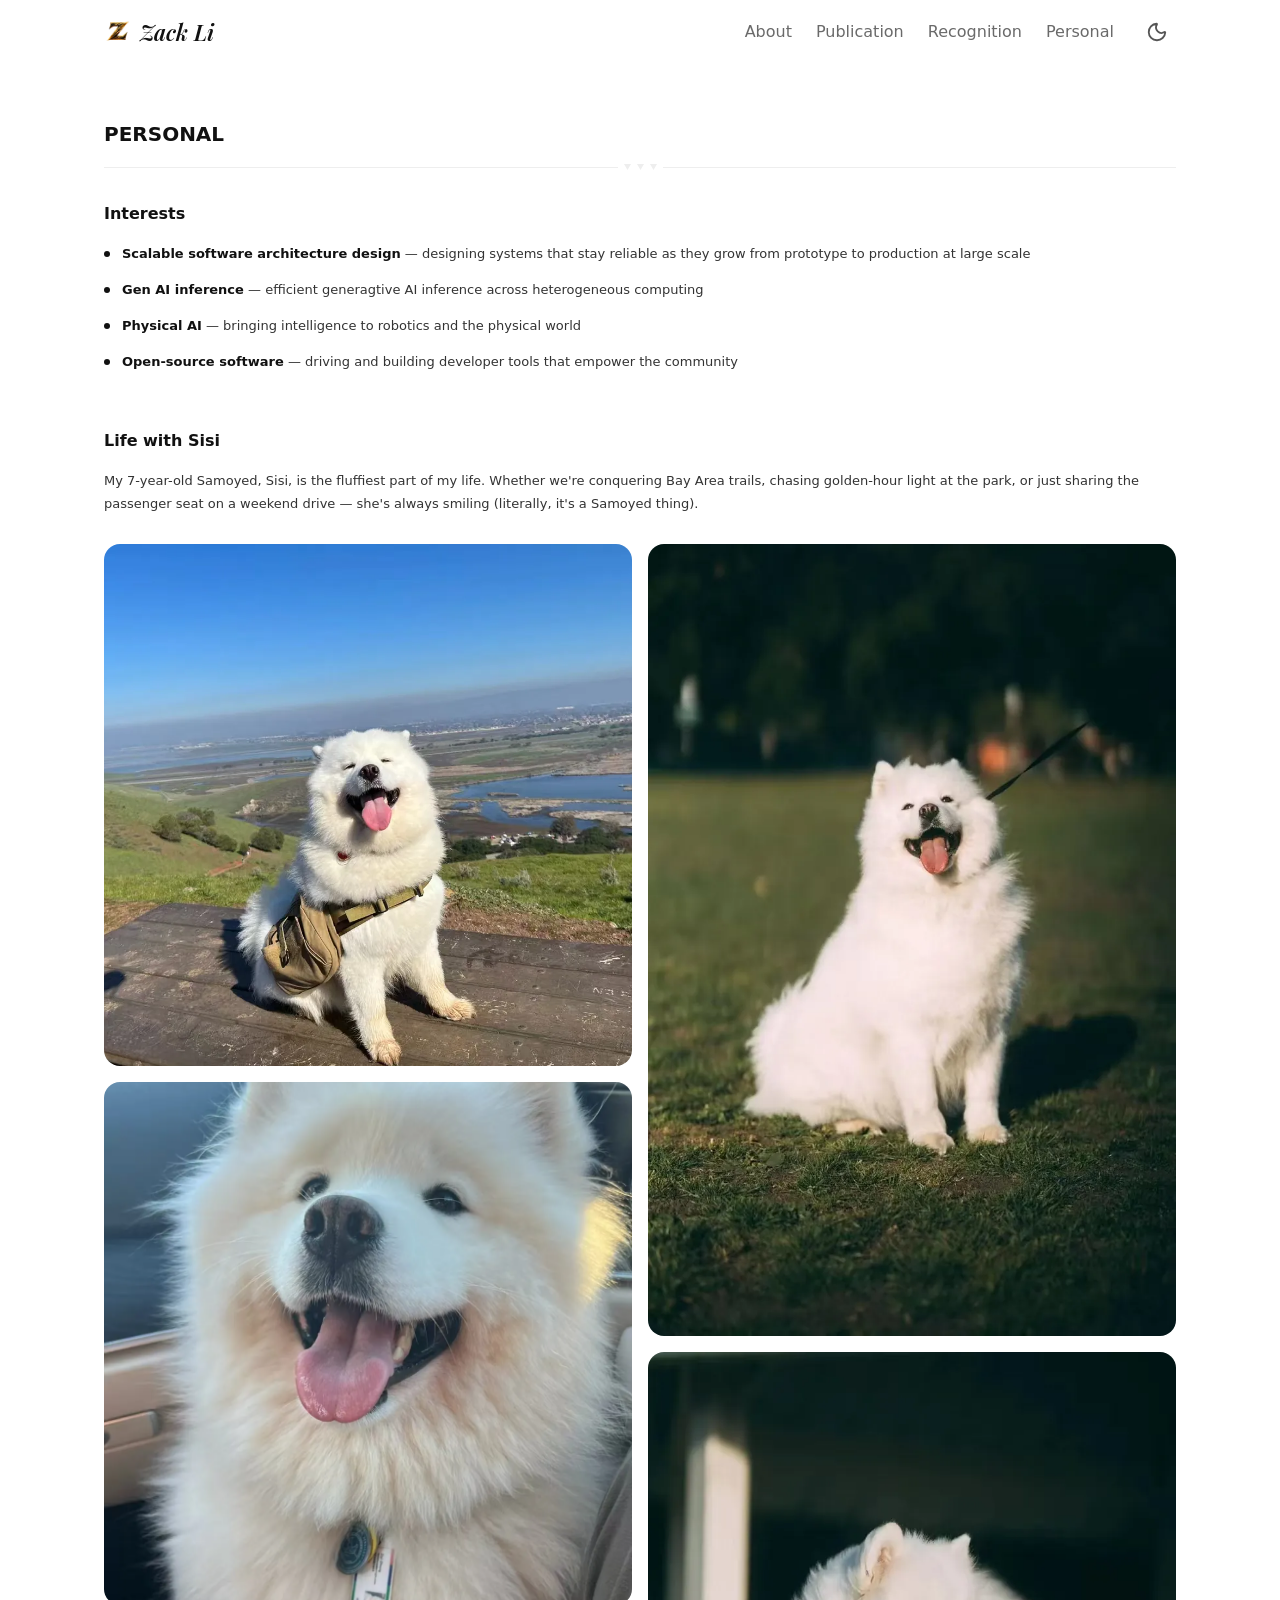
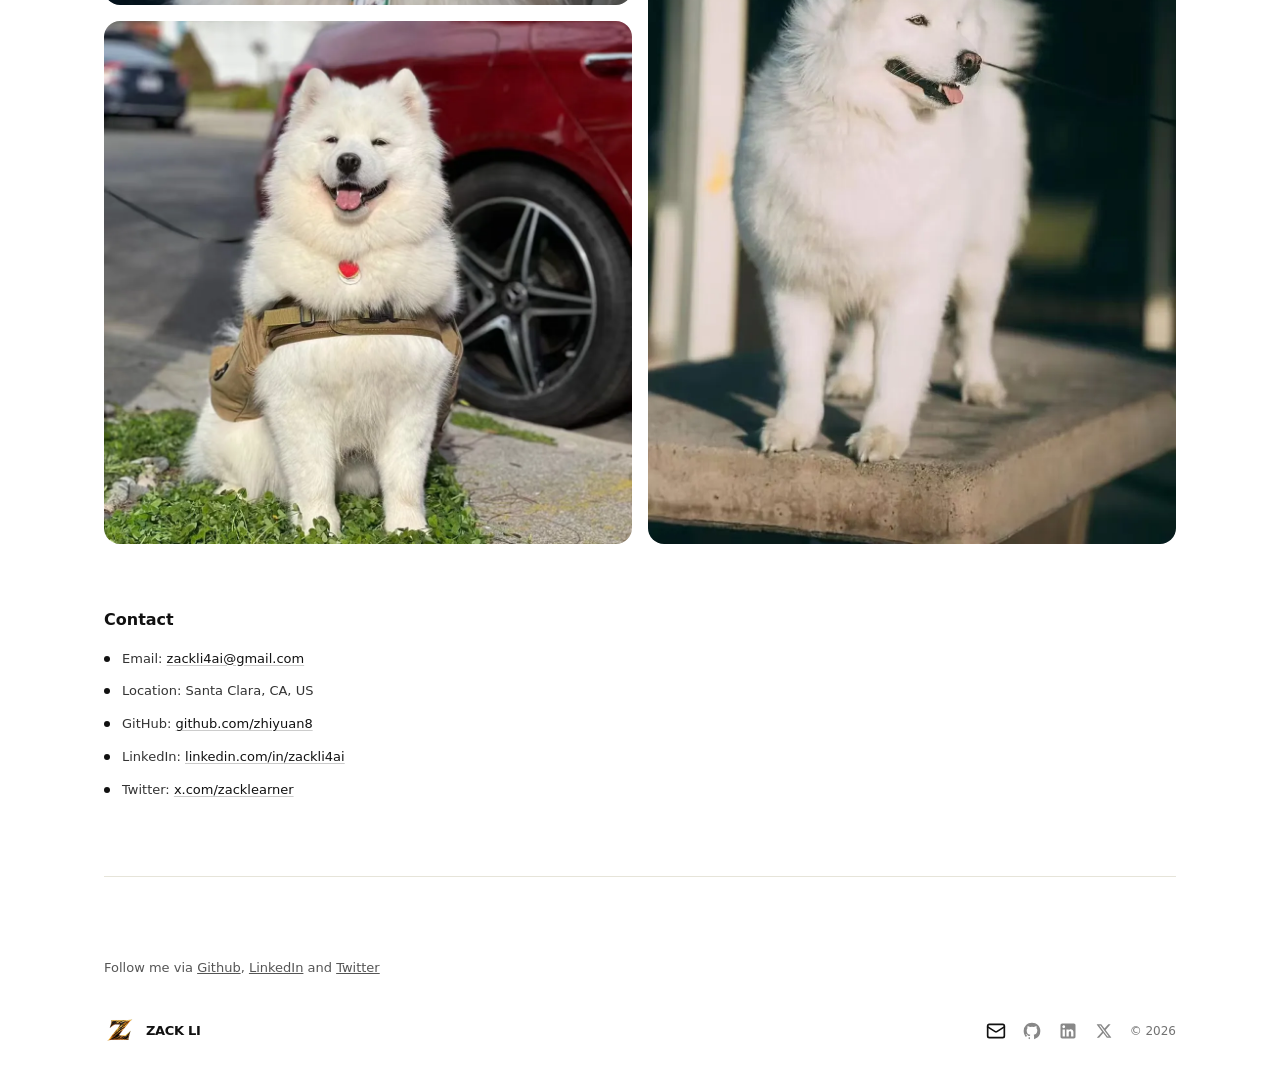
<file: personal/index.html>
<!DOCTYPE html><!--451eHwCKQ_A6vDu2UryI7--><html lang="en"><head><meta charSet="utf-8"/><meta name="viewport" content="width=device-width, initial-scale=1"/><link rel="preload" href="/_next/static/media/630e733d244c18c0-s.p.62846856.woff2" as="font" crossorigin="" type="font/woff2"/><link rel="preload" as="image" href="/logo.webp"/><link rel="stylesheet" href="/_next/static/chunks/5d77aff3d158f9f2.css" data-precedence="next"/><link rel="preload" as="script" fetchPriority="low" href="/_next/static/chunks/6fd986b95d2f220b.js"/><script src="/_next/static/chunks/e4aab19f6b549322.js" async=""></script><script src="/_next/static/chunks/94173a22f37cf42a.js" async=""></script><script src="/_next/static/chunks/a6c52985077423e8.js" async=""></script><script src="/_next/static/chunks/turbopack-c0f8e2773f505ff7.js" async=""></script><script src="/_next/static/chunks/4761f4c1ad765599.js" async=""></script><script src="/_next/static/chunks/33074d3ff5d0cd2d.js" async=""></script><script src="/_next/static/chunks/c4d90098b4abc498.js" async=""></script><script src="/_next/static/chunks/3f64ccb323ebd021.js" async=""></script><link rel="preload" href="https://www.googletagmanager.com/gtag/js?id=G-TYJ31ENHNH" as="script"/><meta name="next-size-adjust" content=""/><title>Personal</title><meta name="description" content="Beyond work: Zack Li on his interests — scalable software architecture, Gen AI inference, Physical AI, open source — and life with his Samoyed, Sisi."/><meta name="application-name" content="Zack Li"/><link rel="author" href="https://zackli.ai"/><meta name="author" content="Zack Li"/><meta name="keywords" content="Zack Li,Zack,zhiyuan8,Zack Li Qualcomm,Zack Qualcomm,Zack Li Nexa AI,Zack Li Stanford,Nexa AI,Qualcomm,on-device AI,edge AI,generative AI inference,LLM inference,small language models,llama.cpp,Snapdragon Hexagon NPU,GenieX,Nexa SDK,Octopus model,Physical AI,AI hardware,machine learning engineer,scalable software architecture,Stanford"/><meta name="creator" content="Zack Li"/><meta name="publisher" content="Zack Li"/><meta name="robots" content="index, follow"/><meta name="googlebot" content="index, follow, max-video-preview:-1, max-image-preview:large, max-snippet:-1"/><meta name="category" content="technology"/><link rel="canonical" href="https://zackli.ai/personal/"/><meta property="og:title" content="Personal | Zack Li"/><meta property="og:description" content="Zack Li&#x27;s interests, contact info, and life beyond engineering."/><meta property="og:url" content="https://zackli.ai/personal/"/><meta property="og:type" content="website"/><meta name="twitter:card" content="summary_large_image"/><meta name="twitter:creator" content="@zacklearner"/><meta name="twitter:title" content="Zack Li | GenAI Inference @ Qualcomm"/><meta name="twitter:description" content="Zack Li — GenAI Inference @ Qualcomm. Ex-CTO &amp; co-founder of Nexa AI."/><meta name="twitter:image" content="https://zackli.ai/home/selfie.webp"/><link rel="shortcut icon" href="/favicon.ico"/><link rel="icon" href="/favicon.ico?favicon.afb2e396.ico" sizes="64x64" type="image/x-icon"/><link rel="icon" href="/favicon.ico" sizes="any"/><link rel="icon" href="/icon.png" type="image/png"/><link rel="apple-touch-icon" href="/apple-icon.png"/><script src="/_next/static/chunks/a6dad97d9634a72d.js" noModule=""></script></head><body class="playfair_display_8ad37f1d-module__YYGiuq__variable antialiased"><div hidden=""><!--$--><!--/$--></div><script type="application/ld+json">{"@context":"https://schema.org","@graph":[{"@type":"Person","@id":"https://zackli.ai/#person","name":"Zack Li","alternateName":["Zack","zhiyuan8"],"additionalName":"zhiyuan8","givenName":"Zack","familyName":"Li","url":"https://zackli.ai","image":{"@type":"ImageObject","url":"https://zackli.ai/home/selfie.webp","contentUrl":"https://zackli.ai/home/selfie.webp","width":500,"height":500,"caption":"Zack Li"},"jobTitle":"Senior Staff Machine Learning Engineer","description":"Zack Li — GenAI Inference @ Qualcomm. Ex-CTO & co-founder of Nexa AI.","worksFor":{"@type":"Organization","name":"Qualcomm","url":"https://www.qualcomm.com"},"alumniOf":[{"@type":"CollegeOrUniversity","name":"Stanford University"},{"@type":"CollegeOrUniversity","name":"Tongji University"}],"knowsAbout":["On-device AI","Generative AI inference","Large language models","llama.cpp","Snapdragon Hexagon NPU","Physical AI","Scalable software architecture","AI hardware"],"sameAs":["https://github.com/zhiyuan8","https://www.linkedin.com/in/zackli4ai/","https://x.com/zacklearner","https://scholar.google.com/citations?user=KjCqFWMAAAAJ&hl=en","https://huggingface.co/NexaAI"]},{"@type":"WebSite","@id":"https://zackli.ai/#website","url":"https://zackli.ai","name":"Zack Li","description":"Zack Li — GenAI Inference @ Qualcomm. Ex-CTO & co-founder of Nexa AI.","publisher":{"@id":"https://zackli.ai/#person"},"inLanguage":"en-US"},{"@type":"SiteNavigationElement","@id":"https://zackli.ai/#nav","name":["Recognition","Publications","Personal","Projects"],"url":["https://zackli.ai/recognition/","https://zackli.ai/publication/","https://zackli.ai/personal/","https://zackli.ai/project/"]}]}</script><script>(function(){try{var t=localStorage.getItem('theme');var d=t?t==='dark':window.matchMedia('(prefers-color-scheme: dark)').matches;if(d)document.documentElement.classList.add('dark');}catch(e){}})();</script><header class="h-[64px] fixed top-0 left-0 right-0 z-50 bg-transparent"><div class="max-w-[var(--content-width)] mx-auto h-full flex items-center px-6"><a aria-label="Zack Li — home" class="flex items-center gap-2 cursor-pointer group" href="/"><img alt="Zack Li logo" width="30" height="30" decoding="async" data-nimg="1" class="w-7 h-7 transition-transform duration-300 group-hover:scale-105" style="color:transparent" src="/logo.webp"/><span class="[font-family:var(--font-playfair)] italic font-semibold text-xl md:text-[22px] text-[#111] leading-none">Zack Li</span></a><div class="flex-1"></div><nav class="hidden md:flex items-center gap-6"><a class="cursor-pointer text-[16px] hover:text-[#111] relative text-[#888]" href="/about/">About</a><a class="cursor-pointer text-[16px] hover:text-[#111] relative text-[#888]" href="/publication/">Publication</a><a class="cursor-pointer text-[16px] hover:text-[#111] relative text-[#888]" href="/recognition/">Recognition</a><a class="cursor-pointer text-[16px] hover:text-[#111] relative text-[#888]" href="/personal/">Personal</a></nav><div class="ml-2 md:ml-6"><button type="button" aria-label="Toggle dark mode" class="p-2 rounded-md text-[#555] hover:text-[#111] cursor-pointer transition-colors"><svg xmlns="http://www.w3.org/2000/svg" width="22" height="22" viewBox="0 0 24 24" fill="none" stroke="currentColor" stroke-width="2" stroke-linecap="round" stroke-linejoin="round" class="lucide lucide-moon dark:hidden" aria-hidden="true"><path d="M20.985 12.486a9 9 0 1 1-9.473-9.472c.405-.022.617.46.402.803a6 6 0 0 0 8.268 8.268c.344-.215.825-.004.803.401"></path></svg><svg xmlns="http://www.w3.org/2000/svg" width="22" height="22" viewBox="0 0 24 24" fill="none" stroke="currentColor" stroke-width="2" stroke-linecap="round" stroke-linejoin="round" class="lucide lucide-sun hidden dark:block" aria-hidden="true"><circle cx="12" cy="12" r="4"></circle><path d="M12 2v2"></path><path d="M12 20v2"></path><path d="m4.93 4.93 1.41 1.41"></path><path d="m17.66 17.66 1.41 1.41"></path><path d="M2 12h2"></path><path d="M20 12h2"></path><path d="m6.34 17.66-1.41 1.41"></path><path d="m19.07 4.93-1.41 1.41"></path></svg></button></div><button class="md:hidden p-2 -mr-2 cursor-pointer" aria-label="Toggle menu"><svg xmlns="http://www.w3.org/2000/svg" width="22" height="22" viewBox="0 0 24 24" fill="none" stroke="currentColor" stroke-width="2" stroke-linecap="round" stroke-linejoin="round" class="lucide lucide-menu" aria-hidden="true"><path d="M4 5h16"></path><path d="M4 12h16"></path><path d="M4 19h16"></path></svg></button></div></header><div class="mt-[64px] min-h-[calc(100vh-422px)]"><script type="application/ld+json">{"@context":"https://schema.org","@type":"BreadcrumbList","itemListElement":[{"@type":"ListItem","position":1,"name":"Home","item":"https://zackli.ai/"},{"@type":"ListItem","position":2,"name":"Personal","item":"https://zackli.ai/personal/"}]}</script><div class="container-small"><div class="flex flex-col gap-4 mb-8 pt-14"><div class="flex items-center justify-between"><div><h1 class="text-xl md:text-[20px] font-semibold">PERSONAL</h1></div></div><div class="flex items-center gap-1.5"><div class="bg-[#EEEEEE] flex-1 h-px"></div><div><img alt="" loading="lazy" width="7" height="6" decoding="async" data-nimg="1" class="dark:opacity-20" style="color:transparent" src="/project/polygon.svg"/></div><div><img alt="" loading="lazy" width="7" height="6" decoding="async" data-nimg="1" class="dark:opacity-20" style="color:transparent" src="/project/polygon.svg"/></div><div><img alt="" loading="lazy" width="7" height="6" decoding="async" data-nimg="1" class="dark:opacity-20" style="color:transparent" src="/project/polygon.svg"/></div><div class="bg-[#EEEEEE] flex-1 h-px"></div></div></div><div><div class="flex flex-col gap-2"><div><div class="mb-10"><h3 class="text-lg md:text-[16px] font-semibold mb-4">Interests</h3><div><ul class="flex flex-col gap-3.5"><div><li class="flex items-start gap-3"><span class="text-[#111] mt-[8px] h-1.5 w-1.5 rounded-full bg-[#111] shrink-0"></span><span class="text-sm md:text-[13px] leading-[1.7] text-[#333]"><strong class="font-semibold text-[#111]">Scalable software architecture design</strong> — <!-- -->designing systems that stay reliable as they grow from prototype to production at large scale</span></li></div><div><li class="flex items-start gap-3"><span class="text-[#111] mt-[8px] h-1.5 w-1.5 rounded-full bg-[#111] shrink-0"></span><span class="text-sm md:text-[13px] leading-[1.7] text-[#333]"><strong class="font-semibold text-[#111]">Gen AI inference</strong> — <!-- -->efficient generagtive AI inference across heterogeneous computing</span></li></div><div><li class="flex items-start gap-3"><span class="text-[#111] mt-[8px] h-1.5 w-1.5 rounded-full bg-[#111] shrink-0"></span><span class="text-sm md:text-[13px] leading-[1.7] text-[#333]"><strong class="font-semibold text-[#111]">Physical AI</strong> — <!-- -->bringing intelligence to robotics and the physical world</span></li></div><div><li class="flex items-start gap-3"><span class="text-[#111] mt-[8px] h-1.5 w-1.5 rounded-full bg-[#111] shrink-0"></span><span class="text-sm md:text-[13px] leading-[1.7] text-[#333]"><strong class="font-semibold text-[#111]">Open-source software</strong> — <!-- -->driving and building developer tools that empower the community</span></li></div></ul></div></div></div><div><div class="mt-2 mb-5"><h3 class="text-lg md:text-[16px] font-semibold mb-4">Life with Sisi</h3><p class="text-sm md:text-[13px] leading-[1.75] text-[#333]">My 7-year-old Samoyed, Sisi, is the fluffiest part of my life. Whether we&#x27;re conquering Bay Area trails, chasing golden-hour light at the park, or just sharing the passenger seat on a weekend drive — she&#x27;s always smiling (literally, it&#x27;s a Samoyed thing).</p></div></div><div class="grid grid-cols-2 gap-3 sm:gap-4 mb-14 items-stretch"><div class="flex flex-col gap-3 sm:gap-4"><div class="flex-1 min-h-0"><div class="relative overflow-hidden rounded-2xl group h-full"><img alt="Sisi hiking with a panoramic Bay Area view" loading="lazy" decoding="async" data-nimg="fill" class="object-cover transition-transform duration-700 ease-out group-hover:scale-[1.03]" style="position:absolute;height:100%;width:100%;left:0;top:0;right:0;bottom:0;color:transparent" src="/personal/5.webp"/><div class="absolute inset-x-0 bottom-0 h-20 bg-gradient-to-t from-black/40 to-transparent opacity-0 group-hover:opacity-100 transition-opacity duration-500 flex items-end px-4 pb-3"><span class="text-white/90 text-sm font-medium tracking-wide">Weekend summit buddy</span></div></div></div><div class="flex-1 min-h-0"><div class="relative overflow-hidden rounded-2xl group h-full"><img alt="Sisi smiling in the car" loading="lazy" decoding="async" data-nimg="fill" class="object-cover transition-transform duration-700 ease-out group-hover:scale-[1.03]" style="position:absolute;height:100%;width:100%;left:0;top:0;right:0;bottom:0;color:transparent" src="/personal/1.webp"/><div class="absolute inset-x-0 bottom-0 h-20 bg-gradient-to-t from-black/40 to-transparent opacity-0 group-hover:opacity-100 transition-opacity duration-500 flex items-end px-4 pb-3"><span class="text-white/90 text-sm font-medium tracking-wide">Road trip co-pilot</span></div></div></div><div class="flex-1 min-h-0"><div class="relative overflow-hidden rounded-2xl group h-full"><img alt="Sisi sitting on the grass in her harness" loading="lazy" decoding="async" data-nimg="fill" class="object-cover transition-transform duration-700 ease-out group-hover:scale-[1.03]" style="position:absolute;height:100%;width:100%;left:0;top:0;right:0;bottom:0;color:transparent" src="/personal/6.webp"/><div class="absolute inset-x-0 bottom-0 h-20 bg-gradient-to-t from-black/40 to-transparent opacity-0 group-hover:opacity-100 transition-opacity duration-500 flex items-end px-4 pb-3"><span class="text-white/90 text-sm font-medium tracking-wide">Neighborhood stroll</span></div></div></div></div><div class="flex flex-col gap-3 sm:gap-4"><div class=""><div class="relative overflow-hidden rounded-2xl group aspect-[2/3]"><img alt="Sisi sitting happily in the park" loading="lazy" decoding="async" data-nimg="fill" class="object-cover transition-transform duration-700 ease-out group-hover:scale-[1.03]" style="position:absolute;height:100%;width:100%;left:0;top:0;right:0;bottom:0;color:transparent" src="/personal/4.webp"/><div class="absolute inset-x-0 bottom-0 h-20 bg-gradient-to-t from-black/40 to-transparent opacity-0 group-hover:opacity-100 transition-opacity duration-500 flex items-end px-4 pb-3"><span class="text-white/90 text-sm font-medium tracking-wide">Golden hour at the park</span></div></div></div><div class=""><div class="relative overflow-hidden rounded-2xl group aspect-[2/3]"><img alt="Sisi standing on a ledge in the sun" loading="lazy" decoding="async" data-nimg="fill" class="object-cover transition-transform duration-700 ease-out group-hover:scale-[1.03]" style="position:absolute;height:100%;width:100%;left:0;top:0;right:0;bottom:0;color:transparent" src="/personal/3.webp"/><div class="absolute inset-x-0 bottom-0 h-20 bg-gradient-to-t from-black/40 to-transparent opacity-0 group-hover:opacity-100 transition-opacity duration-500 flex items-end px-4 pb-3"><span class="text-white/90 text-sm font-medium tracking-wide">Posing like a pro</span></div></div></div></div></div><div><div class="mb-9"><h3 class="text-lg md:text-[16px] font-semibold mb-4">Contact</h3><div><ul class="flex flex-col gap-3"><div><li class="flex items-start gap-3"><span class="text-[#111] mt-[7px] h-1.5 w-1.5 rounded-full bg-[#111] shrink-0"></span><span class="text-sm md:text-[13px] leading-[1.6] text-[#333]">Email<!-- -->:<!-- --> <a href="mailto:zackli4ai@gmail.com" target="_blank" rel="noopener noreferrer" class="text-[#111] underline underline-offset-2 decoration-[#ccc] hover:decoration-[#111] transition-colors">zackli4ai@gmail.com</a></span></li></div><div><li class="flex items-start gap-3"><span class="text-[#111] mt-[7px] h-1.5 w-1.5 rounded-full bg-[#111] shrink-0"></span><span class="text-sm md:text-[13px] leading-[1.6] text-[#333]">Location<!-- -->:<!-- --> <span>Santa Clara, CA, US</span></span></li></div><div><li class="flex items-start gap-3"><span class="text-[#111] mt-[7px] h-1.5 w-1.5 rounded-full bg-[#111] shrink-0"></span><span class="text-sm md:text-[13px] leading-[1.6] text-[#333]">GitHub<!-- -->:<!-- --> <a href="https://github.com/zhiyuan8" target="_blank" rel="noopener noreferrer" class="text-[#111] underline underline-offset-2 decoration-[#ccc] hover:decoration-[#111] transition-colors">github.com/zhiyuan8</a></span></li></div><div><li class="flex items-start gap-3"><span class="text-[#111] mt-[7px] h-1.5 w-1.5 rounded-full bg-[#111] shrink-0"></span><span class="text-sm md:text-[13px] leading-[1.6] text-[#333]">LinkedIn<!-- -->:<!-- --> <a href="https://www.linkedin.com/in/zackli4ai/" target="_blank" rel="noopener noreferrer" class="text-[#111] underline underline-offset-2 decoration-[#ccc] hover:decoration-[#111] transition-colors">linkedin.com/in/zackli4ai</a></span></li></div><div><li class="flex items-start gap-3"><span class="text-[#111] mt-[7px] h-1.5 w-1.5 rounded-full bg-[#111] shrink-0"></span><span class="text-sm md:text-[13px] leading-[1.6] text-[#333]">Twitter<!-- -->:<!-- --> <a href="https://x.com/zacklearner" target="_blank" rel="noopener noreferrer" class="text-[#111] underline underline-offset-2 decoration-[#ccc] hover:decoration-[#111] transition-colors">x.com/zacklearner</a></span></li></div></ul></div></div></div></div></div></div><!--$--><!--/$--></div><div class="container-small"><div class="!mt-10 !mb-20 h-px bg-[#E6E4D9]"></div><div><div class="flex flex-col gap-4"><p class="text-[13px] text-[#555] leading-relaxed">Follow me via<!-- --> <a href="https://github.com/zhiyuan8" target="_blank" rel="noopener noreferrer" class="underline hover:text-[#111] transition-colors duration-300">Github</a>,<!-- --> <a href="https://www.linkedin.com/in/zackli4ai/" target="_blank" rel="noopener noreferrer" class="underline hover:text-[#111] transition-colors duration-300">LinkedIn</a> and<!-- --> <a href="https://x.com/zacklearner" target="_blank" rel="noopener noreferrer" class="underline hover:text-[#111] transition-colors duration-300">Twitter</a></p></div></div><div><div class="flex flex-col gap-4 py-9"><div class="flex flex-col sm:flex-row items-start sm:items-center justify-between gap-4"><div class="flex items-center gap-2.5"><img alt="Zack Li logo" loading="lazy" width="32" height="32" decoding="async" data-nimg="1" class="rounded-md" style="color:transparent" src="/home/z-logo.webp"/><span class="text-[13px] font-semibold tracking-tight">ZACK LI</span></div><div class="flex items-center gap-4"><div><button type="button" aria-label="Send me an email" class="flex items-center cursor-pointer text-[#111]"><svg xmlns="http://www.w3.org/2000/svg" width="20" height="20" viewBox="0 0 24 24" fill="none" stroke="currentColor" stroke-width="2" stroke-linecap="round" stroke-linejoin="round" class="lucide lucide-mail" aria-hidden="true"><path d="m22 7-8.991 5.727a2 2 0 0 1-2.009 0L2 7"></path><rect x="2" y="4" width="20" height="16" rx="2"></rect></svg></button></div><div><a href="https://github.com/zhiyuan8" target="_blank" rel="noopener noreferrer"><img alt="github" loading="lazy" width="20" height="20" decoding="async" data-nimg="1" class="cursor-pointer" style="color:transparent" src="/home/icon_github.svg"/></a></div><div><a href="https://www.linkedin.com/in/zackli4ai/" target="_blank" rel="noopener noreferrer"><img alt="linkedin" loading="lazy" width="20" height="20" decoding="async" data-nimg="1" class="cursor-pointer" style="color:transparent" src="/home/icon_linkedin.svg"/></a></div><div><a href="https://x.com/zacklearner" target="_blank" rel="noopener noreferrer"><img alt="twitter" loading="lazy" width="20" height="20" decoding="async" data-nimg="1" class="cursor-pointer" style="color:transparent" src="/home/icon_twitter.svg"/></a></div><span class="text-[12px] text-[#999]">© 2026</span></div></div></div></div></div><!--$!--><template data-dgst="BAILOUT_TO_CLIENT_SIDE_RENDERING"></template><!--/$--><script src="/_next/static/chunks/6fd986b95d2f220b.js" id="_R_" async=""></script><script>(self.__next_f=self.__next_f||[]).push([0])</script><script>self.__next_f.push([1,"1:\"$Sreact.fragment\"\n3:I[14686,[\"/_next/static/chunks/4761f4c1ad765599.js\"],\"default\"]\n4:I[3097,[\"/_next/static/chunks/33074d3ff5d0cd2d.js\",\"/_next/static/chunks/c4d90098b4abc498.js\"],\"default\"]\n5:I[99299,[\"/_next/static/chunks/33074d3ff5d0cd2d.js\",\"/_next/static/chunks/c4d90098b4abc498.js\"],\"default\"]\nc:I[16153,[],\"default\"]\n:HL[\"/_next/static/chunks/5d77aff3d158f9f2.css\",\"style\"]\n:HL[\"/_next/static/media/630e733d244c18c0-s.p.62846856.woff2\",\"font\",{\"crossOrigin\":\"\",\"type\":\"font/woff2\"}]\n2:T683,"])</script><script>self.__next_f.push([1,"{\"@context\":\"https://schema.org\",\"@graph\":[{\"@type\":\"Person\",\"@id\":\"https://zackli.ai/#person\",\"name\":\"Zack Li\",\"alternateName\":[\"Zack\",\"zhiyuan8\"],\"additionalName\":\"zhiyuan8\",\"givenName\":\"Zack\",\"familyName\":\"Li\",\"url\":\"https://zackli.ai\",\"image\":{\"@type\":\"ImageObject\",\"url\":\"https://zackli.ai/home/selfie.webp\",\"contentUrl\":\"https://zackli.ai/home/selfie.webp\",\"width\":500,\"height\":500,\"caption\":\"Zack Li\"},\"jobTitle\":\"Senior Staff Machine Learning Engineer\",\"description\":\"Zack Li — GenAI Inference @ Qualcomm. Ex-CTO \u0026 co-founder of Nexa AI.\",\"worksFor\":{\"@type\":\"Organization\",\"name\":\"Qualcomm\",\"url\":\"https://www.qualcomm.com\"},\"alumniOf\":[{\"@type\":\"CollegeOrUniversity\",\"name\":\"Stanford University\"},{\"@type\":\"CollegeOrUniversity\",\"name\":\"Tongji University\"}],\"knowsAbout\":[\"On-device AI\",\"Generative AI inference\",\"Large language models\",\"llama.cpp\",\"Snapdragon Hexagon NPU\",\"Physical AI\",\"Scalable software architecture\",\"AI hardware\"],\"sameAs\":[\"https://github.com/zhiyuan8\",\"https://www.linkedin.com/in/zackli4ai/\",\"https://x.com/zacklearner\",\"https://scholar.google.com/citations?user=KjCqFWMAAAAJ\u0026hl=en\",\"https://huggingface.co/NexaAI\"]},{\"@type\":\"WebSite\",\"@id\":\"https://zackli.ai/#website\",\"url\":\"https://zackli.ai\",\"name\":\"Zack Li\",\"description\":\"Zack Li — GenAI Inference @ Qualcomm. Ex-CTO \u0026 co-founder of Nexa AI.\",\"publisher\":{\"@id\":\"https://zackli.ai/#person\"},\"inLanguage\":\"en-US\"},{\"@type\":\"SiteNavigationElement\",\"@id\":\"https://zackli.ai/#nav\",\"name\":[\"Recognition\",\"Publications\",\"Personal\",\"Projects\"],\"url\":[\"https://zackli.ai/recognition/\",\"https://zackli.ai/publication/\",\"https://zackli.ai/personal/\",\"https://zackli.ai/project/\"]}]}"])</script><script>self.__next_f.push([1,"0:{\"P\":null,\"b\":\"451eHwCKQ_A6vDu2UryI7\",\"c\":[\"\",\"personal\",\"\"],\"q\":\"\",\"i\":false,\"f\":[[[\"\",{\"children\":[\"personal\",{\"children\":[\"__PAGE__\",{}]}]},\"$undefined\",\"$undefined\",true],[[\"$\",\"$1\",\"c\",{\"children\":[[[\"$\",\"link\",\"0\",{\"rel\":\"stylesheet\",\"href\":\"/_next/static/chunks/5d77aff3d158f9f2.css\",\"precedence\":\"next\",\"crossOrigin\":\"$undefined\",\"nonce\":\"$undefined\"}],[\"$\",\"script\",\"script-0\",{\"src\":\"/_next/static/chunks/4761f4c1ad765599.js\",\"async\":true,\"nonce\":\"$undefined\"}]],[\"$\",\"html\",null,{\"lang\":\"en\",\"children\":[\"$\",\"body\",null,{\"className\":\"playfair_display_8ad37f1d-module__YYGiuq__variable antialiased\",\"children\":[[\"$\",\"script\",null,{\"type\":\"application/ld+json\",\"dangerouslySetInnerHTML\":{\"__html\":\"$2\"}}],[\"$\",\"script\",null,{\"dangerouslySetInnerHTML\":{\"__html\":\"(function(){try{var t=localStorage.getItem('theme');var d=t?t==='dark':window.matchMedia('(prefers-color-scheme: dark)').matches;if(d)document.documentElement.classList.add('dark');}catch(e){}})();\"}}],[\"$\",\"$L3\",null,{}],[\"$\",\"div\",null,{\"className\":\"mt-[64px] min-h-[calc(100vh-422px)]\",\"children\":[\"$\",\"$L4\",null,{\"parallelRouterKey\":\"children\",\"error\":\"$undefined\",\"errorStyles\":\"$undefined\",\"errorScripts\":\"$undefined\",\"template\":[\"$\",\"$L5\",null,{}],\"templateStyles\":\"$undefined\",\"templateScripts\":\"$undefined\",\"notFound\":[[[\"$\",\"title\",null,{\"children\":\"404: This page could not be found.\"}],[\"$\",\"div\",null,{\"style\":{\"fontFamily\":\"system-ui,\\\"Segoe UI\\\",Roboto,Helvetica,Arial,sans-serif,\\\"Apple Color Emoji\\\",\\\"Segoe UI Emoji\\\"\",\"height\":\"100vh\",\"textAlign\":\"center\",\"display\":\"flex\",\"flexDirection\":\"column\",\"alignItems\":\"center\",\"justifyContent\":\"center\"},\"children\":[\"$\",\"div\",null,{\"children\":[[\"$\",\"style\",null,{\"dangerouslySetInnerHTML\":{\"__html\":\"body{color:#000;background:#fff;margin:0}.next-error-h1{border-right:1px solid rgba(0,0,0,.3)}@media (prefers-color-scheme:dark){body{color:#fff;background:#000}.next-error-h1{border-right:1px solid rgba(255,255,255,.3)}}\"}}],[\"$\",\"h1\",null,{\"className\":\"next-error-h1\",\"style\":{\"display\":\"inline-block\",\"margin\":\"0 20px 0 0\",\"padding\":\"0 23px 0 0\",\"fontSize\":24,\"fontWeight\":500,\"verticalAlign\":\"top\",\"lineHeight\":\"49px\"},\"children\":404}],[\"$\",\"div\",null,{\"style\":{\"display\":\"inline-block\"},\"children\":\"$L6\"}]]}]}]],[]],\"forbidden\":\"$undefined\",\"unauthorized\":\"$undefined\"}]}],\"$L7\",\"$L8\"]}]}]]}],{\"children\":[\"$L9\",{\"children\":[\"$La\",{},null,false,false]},null,false,false]},null,false,false],\"$Lb\",false]],\"m\":\"$undefined\",\"G\":[\"$c\",[]],\"S\":true}\n"])</script><script>self.__next_f.push([1,"d:I[58414,[\"/_next/static/chunks/4761f4c1ad765599.js\"],\"default\"]\ne:I[66440,[\"/_next/static/chunks/4761f4c1ad765599.js\"],\"Analytics\"]\nf:I[76578,[\"/_next/static/chunks/4761f4c1ad765599.js\",\"/_next/static/chunks/3f64ccb323ebd021.js\"],\"default\"]\n10:I[36345,[\"/_next/static/chunks/33074d3ff5d0cd2d.js\",\"/_next/static/chunks/c4d90098b4abc498.js\"],\"OutletBoundary\"]\n11:\"$Sreact.suspense\"\n13:I[36345,[\"/_next/static/chunks/33074d3ff5d0cd2d.js\",\"/_next/static/chunks/c4d90098b4abc498.js\"],\"ViewportBoundary\"]\n15:I[36345,[\"/_next/static/chunks/33074d3ff5d0cd2d.js\",\"/_next/static/chunks/c4d90098b4abc498.js\"],\"MetadataBoundary\"]\n6:[\"$\",\"h2\",null,{\"style\":{\"fontSize\":14,\"fontWeight\":400,\"lineHeight\":\"49px\",\"margin\":0},\"children\":\"This page could not be found.\"}]\n7:[\"$\",\"$Ld\",null,{}]\n8:[\"$\",\"$Le\",null,{}]\n9:[\"$\",\"$1\",\"c\",{\"children\":[null,[\"$\",\"$L4\",null,{\"parallelRouterKey\":\"children\",\"error\":\"$undefined\",\"errorStyles\":\"$undefined\",\"errorScripts\":\"$undefined\",\"template\":[\"$\",\"$L5\",null,{}],\"templateStyles\":\"$undefined\",\"templateScripts\":\"$undefined\",\"notFound\":\"$undefined\",\"forbidden\":\"$undefined\",\"unauthorized\":\"$undefined\"}]]}]\na:[\"$\",\"$1\",\"c\",{\"children\":[[[\"$\",\"script\",null,{\"type\":\"application/ld+json\",\"dangerouslySetInnerHTML\":{\"__html\":\"{\\\"@context\\\":\\\"https://schema.org\\\",\\\"@type\\\":\\\"BreadcrumbList\\\",\\\"itemListElement\\\":[{\\\"@type\\\":\\\"ListItem\\\",\\\"position\\\":1,\\\"name\\\":\\\"Home\\\",\\\"item\\\":\\\"https://zackli.ai/\\\"},{\\\"@type\\\":\\\"ListItem\\\",\\\"position\\\":2,\\\"name\\\":\\\"Personal\\\",\\\"item\\\":\\\"https://zackli.ai/personal/\\\"}]}\"}}],[\"$\",\"$Lf\",null,{}]],[[\"$\",\"script\",\"script-0\",{\"src\":\"/_next/static/chunks/3f64ccb323ebd021.js\",\"async\":true,\"nonce\":\"$undefined\"}]],[\"$\",\"$L10\",null,{\"children\":[\"$\",\"$11\",null,{\"name\":\"Next.MetadataOutlet\",\"children\":\"$@12\"}]}]]}]\nb:[\"$\",\"$1\",\"h\",{\"children\":[null,[\"$\",\"$L13\",null,{\"children\":\"$L14\"}],[\"$\",\"div\",null,{\"hidden\":true,\"children\":[\"$\",\"$L15\",null,{\"children\":[\"$\",\"$11\",null,{\"name\":\"Next.Metadata\",\"children\":\"$L16\"}]}]}],[\"$\",\"meta\",null,{\"name\":\"next-size-adjust\",\"content\":\"\"}]]}]\n"])</script><script>self.__next_f.push([1,"14:[[\"$\",\"meta\",\"0\",{\"charSet\":\"utf-8\"}],[\"$\",\"meta\",\"1\",{\"name\":\"viewport\",\"content\":\"width=device-width, initial-scale=1\"}]]\n"])</script><script>self.__next_f.push([1,"17:I[20414,[\"/_next/static/chunks/33074d3ff5d0cd2d.js\",\"/_next/static/chunks/c4d90098b4abc498.js\"],\"IconMark\"]\n12:null\n"])</script><script>self.__next_f.push([1,"16:[[\"$\",\"title\",\"0\",{\"children\":\"Personal\"}],[\"$\",\"meta\",\"1\",{\"name\":\"description\",\"content\":\"Beyond work: Zack Li on his interests — scalable software architecture, Gen AI inference, Physical AI, open source — and life with his Samoyed, Sisi.\"}],[\"$\",\"meta\",\"2\",{\"name\":\"application-name\",\"content\":\"Zack Li\"}],[\"$\",\"link\",\"3\",{\"rel\":\"author\",\"href\":\"https://zackli.ai\"}],[\"$\",\"meta\",\"4\",{\"name\":\"author\",\"content\":\"Zack Li\"}],[\"$\",\"meta\",\"5\",{\"name\":\"keywords\",\"content\":\"Zack Li,Zack,zhiyuan8,Zack Li Qualcomm,Zack Qualcomm,Zack Li Nexa AI,Zack Li Stanford,Nexa AI,Qualcomm,on-device AI,edge AI,generative AI inference,LLM inference,small language models,llama.cpp,Snapdragon Hexagon NPU,GenieX,Nexa SDK,Octopus model,Physical AI,AI hardware,machine learning engineer,scalable software architecture,Stanford\"}],[\"$\",\"meta\",\"6\",{\"name\":\"creator\",\"content\":\"Zack Li\"}],[\"$\",\"meta\",\"7\",{\"name\":\"publisher\",\"content\":\"Zack Li\"}],[\"$\",\"meta\",\"8\",{\"name\":\"robots\",\"content\":\"index, follow\"}],[\"$\",\"meta\",\"9\",{\"name\":\"googlebot\",\"content\":\"index, follow, max-video-preview:-1, max-image-preview:large, max-snippet:-1\"}],[\"$\",\"meta\",\"10\",{\"name\":\"category\",\"content\":\"technology\"}],[\"$\",\"link\",\"11\",{\"rel\":\"canonical\",\"href\":\"https://zackli.ai/personal/\"}],[\"$\",\"meta\",\"12\",{\"property\":\"og:title\",\"content\":\"Personal | Zack Li\"}],[\"$\",\"meta\",\"13\",{\"property\":\"og:description\",\"content\":\"Zack Li's interests, contact info, and life beyond engineering.\"}],[\"$\",\"meta\",\"14\",{\"property\":\"og:url\",\"content\":\"https://zackli.ai/personal/\"}],[\"$\",\"meta\",\"15\",{\"property\":\"og:type\",\"content\":\"website\"}],[\"$\",\"meta\",\"16\",{\"name\":\"twitter:card\",\"content\":\"summary_large_image\"}],[\"$\",\"meta\",\"17\",{\"name\":\"twitter:creator\",\"content\":\"@zacklearner\"}],[\"$\",\"meta\",\"18\",{\"name\":\"twitter:title\",\"content\":\"Zack Li | GenAI Inference @ Qualcomm\"}],[\"$\",\"meta\",\"19\",{\"name\":\"twitter:description\",\"content\":\"Zack Li — GenAI Inference @ Qualcomm. Ex-CTO \u0026 co-founder of Nexa AI.\"}],[\"$\",\"meta\",\"20\",{\"name\":\"twitter:image\",\"content\":\"https://zackli.ai/home/selfie.webp\"}],[\"$\",\"link\",\"21\",{\"rel\":\"shortcut icon\",\"href\":\"/favicon.ico\"}],[\"$\",\"link\",\"22\",{\"rel\":\"icon\",\"href\":\"/favicon.ico?favicon.afb2e396.ico\",\"sizes\":\"64x64\",\"type\":\"image/x-icon\"}],[\"$\",\"link\",\"23\",{\"rel\":\"icon\",\"href\":\"/favicon.ico\",\"sizes\":\"any\"}],[\"$\",\"link\",\"24\",{\"rel\":\"icon\",\"href\":\"/icon.png\",\"type\":\"image/png\"}],[\"$\",\"link\",\"25\",{\"rel\":\"apple-touch-icon\",\"href\":\"/apple-icon.png\"}],[\"$\",\"$L17\",\"26\",{}]]\n"])</script></body></html>
</file>
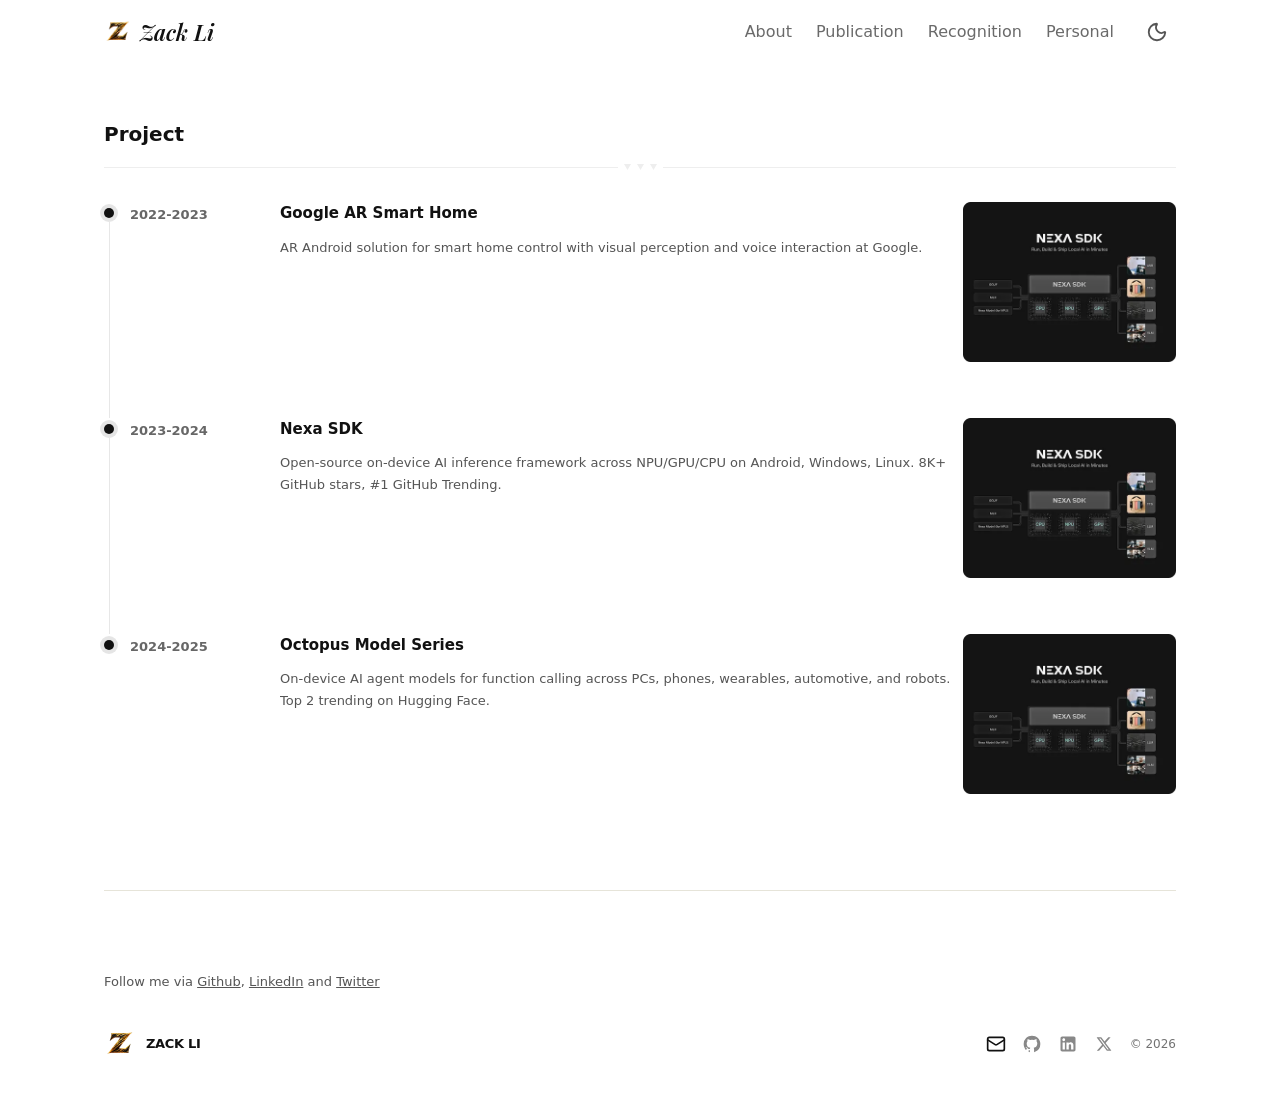
<file: project/index.html>
<!DOCTYPE html><!--451eHwCKQ_A6vDu2UryI7--><html lang="en"><head><meta charSet="utf-8"/><meta name="viewport" content="width=device-width, initial-scale=1"/><link rel="preload" href="/_next/static/media/630e733d244c18c0-s.p.62846856.woff2" as="font" crossorigin="" type="font/woff2"/><link rel="preload" as="image" href="/logo.webp"/><link rel="stylesheet" href="/_next/static/chunks/5d77aff3d158f9f2.css" data-precedence="next"/><link rel="preload" as="script" fetchPriority="low" href="/_next/static/chunks/6fd986b95d2f220b.js"/><script src="/_next/static/chunks/e4aab19f6b549322.js" async=""></script><script src="/_next/static/chunks/94173a22f37cf42a.js" async=""></script><script src="/_next/static/chunks/a6c52985077423e8.js" async=""></script><script src="/_next/static/chunks/turbopack-c0f8e2773f505ff7.js" async=""></script><script src="/_next/static/chunks/4761f4c1ad765599.js" async=""></script><script src="/_next/static/chunks/33074d3ff5d0cd2d.js" async=""></script><script src="/_next/static/chunks/c4d90098b4abc498.js" async=""></script><script src="/_next/static/chunks/e401bdb869006c3b.js" async=""></script><link rel="preload" href="https://www.googletagmanager.com/gtag/js?id=G-TYJ31ENHNH" as="script"/><meta name="next-size-adjust" content=""/><title>Projects</title><meta name="description" content="Selected engineering projects by Zack Li — on-device generative AI, LLM inference runtimes, and edge AI tooling built at Nexa AI and Qualcomm."/><meta name="application-name" content="Zack Li"/><link rel="author" href="https://zackli.ai"/><meta name="author" content="Zack Li"/><meta name="keywords" content="Zack Li,Zack,zhiyuan8,Zack Li Qualcomm,Zack Qualcomm,Zack Li Nexa AI,Zack Li Stanford,Nexa AI,Qualcomm,on-device AI,edge AI,generative AI inference,LLM inference,small language models,llama.cpp,Snapdragon Hexagon NPU,GenieX,Nexa SDK,Octopus model,Physical AI,AI hardware,machine learning engineer,scalable software architecture,Stanford"/><meta name="creator" content="Zack Li"/><meta name="publisher" content="Zack Li"/><meta name="robots" content="index, follow"/><meta name="googlebot" content="index, follow, max-video-preview:-1, max-image-preview:large, max-snippet:-1"/><meta name="category" content="technology"/><link rel="canonical" href="https://zackli.ai/project/"/><meta property="og:title" content="Projects | Zack Li"/><meta property="og:description" content="Selected engineering projects by Zack Li across on-device AI, LLM inference, and edge tooling."/><meta property="og:url" content="https://zackli.ai/project/"/><meta property="og:type" content="website"/><meta name="twitter:card" content="summary_large_image"/><meta name="twitter:creator" content="@zacklearner"/><meta name="twitter:title" content="Zack Li | GenAI Inference @ Qualcomm"/><meta name="twitter:description" content="Zack Li — GenAI Inference @ Qualcomm. Ex-CTO &amp; co-founder of Nexa AI."/><meta name="twitter:image" content="https://zackli.ai/home/selfie.webp"/><link rel="shortcut icon" href="/favicon.ico"/><link rel="icon" href="/favicon.ico?favicon.afb2e396.ico" sizes="64x64" type="image/x-icon"/><link rel="icon" href="/favicon.ico" sizes="any"/><link rel="icon" href="/icon.png" type="image/png"/><link rel="apple-touch-icon" href="/apple-icon.png"/><script src="/_next/static/chunks/a6dad97d9634a72d.js" noModule=""></script></head><body class="playfair_display_8ad37f1d-module__YYGiuq__variable antialiased"><div hidden=""><!--$--><!--/$--></div><script type="application/ld+json">{"@context":"https://schema.org","@graph":[{"@type":"Person","@id":"https://zackli.ai/#person","name":"Zack Li","alternateName":["Zack","zhiyuan8"],"additionalName":"zhiyuan8","givenName":"Zack","familyName":"Li","url":"https://zackli.ai","image":{"@type":"ImageObject","url":"https://zackli.ai/home/selfie.webp","contentUrl":"https://zackli.ai/home/selfie.webp","width":500,"height":500,"caption":"Zack Li"},"jobTitle":"Senior Staff Machine Learning Engineer","description":"Zack Li — GenAI Inference @ Qualcomm. Ex-CTO & co-founder of Nexa AI.","worksFor":{"@type":"Organization","name":"Qualcomm","url":"https://www.qualcomm.com"},"alumniOf":[{"@type":"CollegeOrUniversity","name":"Stanford University"},{"@type":"CollegeOrUniversity","name":"Tongji University"}],"knowsAbout":["On-device AI","Generative AI inference","Large language models","llama.cpp","Snapdragon Hexagon NPU","Physical AI","Scalable software architecture","AI hardware"],"sameAs":["https://github.com/zhiyuan8","https://www.linkedin.com/in/zackli4ai/","https://x.com/zacklearner","https://scholar.google.com/citations?user=KjCqFWMAAAAJ&hl=en","https://huggingface.co/NexaAI"]},{"@type":"WebSite","@id":"https://zackli.ai/#website","url":"https://zackli.ai","name":"Zack Li","description":"Zack Li — GenAI Inference @ Qualcomm. Ex-CTO & co-founder of Nexa AI.","publisher":{"@id":"https://zackli.ai/#person"},"inLanguage":"en-US"},{"@type":"SiteNavigationElement","@id":"https://zackli.ai/#nav","name":["Recognition","Publications","Personal","Projects"],"url":["https://zackli.ai/recognition/","https://zackli.ai/publication/","https://zackli.ai/personal/","https://zackli.ai/project/"]}]}</script><script>(function(){try{var t=localStorage.getItem('theme');var d=t?t==='dark':window.matchMedia('(prefers-color-scheme: dark)').matches;if(d)document.documentElement.classList.add('dark');}catch(e){}})();</script><header class="h-[64px] fixed top-0 left-0 right-0 z-50 bg-transparent"><div class="max-w-[var(--content-width)] mx-auto h-full flex items-center px-6"><a aria-label="Zack Li — home" class="flex items-center gap-2 cursor-pointer group" href="/"><img alt="Zack Li logo" width="30" height="30" decoding="async" data-nimg="1" class="w-7 h-7 transition-transform duration-300 group-hover:scale-105" style="color:transparent" src="/logo.webp"/><span class="[font-family:var(--font-playfair)] italic font-semibold text-xl md:text-[22px] text-[#111] leading-none">Zack Li</span></a><div class="flex-1"></div><nav class="hidden md:flex items-center gap-6"><a class="cursor-pointer text-[16px] hover:text-[#111] relative text-[#888]" href="/about/">About</a><a class="cursor-pointer text-[16px] hover:text-[#111] relative text-[#888]" href="/publication/">Publication</a><a class="cursor-pointer text-[16px] hover:text-[#111] relative text-[#888]" href="/recognition/">Recognition</a><a class="cursor-pointer text-[16px] hover:text-[#111] relative text-[#888]" href="/personal/">Personal</a></nav><div class="ml-2 md:ml-6"><button type="button" aria-label="Toggle dark mode" class="p-2 rounded-md text-[#555] hover:text-[#111] cursor-pointer transition-colors"><svg xmlns="http://www.w3.org/2000/svg" width="22" height="22" viewBox="0 0 24 24" fill="none" stroke="currentColor" stroke-width="2" stroke-linecap="round" stroke-linejoin="round" class="lucide lucide-moon dark:hidden" aria-hidden="true"><path d="M20.985 12.486a9 9 0 1 1-9.473-9.472c.405-.022.617.46.402.803a6 6 0 0 0 8.268 8.268c.344-.215.825-.004.803.401"></path></svg><svg xmlns="http://www.w3.org/2000/svg" width="22" height="22" viewBox="0 0 24 24" fill="none" stroke="currentColor" stroke-width="2" stroke-linecap="round" stroke-linejoin="round" class="lucide lucide-sun hidden dark:block" aria-hidden="true"><circle cx="12" cy="12" r="4"></circle><path d="M12 2v2"></path><path d="M12 20v2"></path><path d="m4.93 4.93 1.41 1.41"></path><path d="m17.66 17.66 1.41 1.41"></path><path d="M2 12h2"></path><path d="M20 12h2"></path><path d="m6.34 17.66-1.41 1.41"></path><path d="m19.07 4.93-1.41 1.41"></path></svg></button></div><button class="md:hidden p-2 -mr-2 cursor-pointer" aria-label="Toggle menu"><svg xmlns="http://www.w3.org/2000/svg" width="22" height="22" viewBox="0 0 24 24" fill="none" stroke="currentColor" stroke-width="2" stroke-linecap="round" stroke-linejoin="round" class="lucide lucide-menu" aria-hidden="true"><path d="M4 5h16"></path><path d="M4 12h16"></path><path d="M4 19h16"></path></svg></button></div></header><div class="mt-[64px] min-h-[calc(100vh-422px)]"><script type="application/ld+json">{"@context":"https://schema.org","@type":"BreadcrumbList","itemListElement":[{"@type":"ListItem","position":1,"name":"Home","item":"https://zackli.ai/"},{"@type":"ListItem","position":2,"name":"Projects","item":"https://zackli.ai/project/"}]}</script><div class="container-small"><div class="flex flex-col gap-4 mb-8 pt-14"><div class="flex items-center justify-between"><div><h1 class="text-xl md:text-[20px] font-semibold">Project</h1></div></div><div class="flex items-center gap-1.5"><div class="bg-[#EEEEEE] flex-1 h-px"></div><div><img alt="" loading="lazy" width="7" height="6" decoding="async" data-nimg="1" class="dark:opacity-20" style="color:transparent" src="/project/polygon.svg"/></div><div><img alt="" loading="lazy" width="7" height="6" decoding="async" data-nimg="1" class="dark:opacity-20" style="color:transparent" src="/project/polygon.svg"/></div><div><img alt="" loading="lazy" width="7" height="6" decoding="async" data-nimg="1" class="dark:opacity-20" style="color:transparent" src="/project/polygon.svg"/></div><div class="bg-[#EEEEEE] flex-1 h-px"></div></div></div><div><div><div class="flex"><div class="flex flex-col items-center mr-4 flex-shrink-0"><div class="w-2.5 h-2.5 rounded-full bg-[#111] shadow-[0_0_0_4px_rgba(0,0,0,0.1)] mt-1.5"></div><div class="w-px flex-1 bg-[#E7E7E7] mt-1"></div></div><div class="pb-8 flex-1 min-w-0"><div class="flex flex-col sm:flex-row gap-4 sm:gap-[50px]"><div class="sm:w-[100px] flex-shrink-0"><span class="text-[#676767] text-[13px] font-bold">2022-2023</span></div><div class="flex flex-col flex-1"><div class="flex flex-col sm:flex-row gap-3 mb-6 cursor-pointer group"><div class="flex-1 flex flex-col gap-3 min-w-0"><h3 class="text-[15px] font-bold group-hover:text-[#111] transition-colors duration-300">Google AR Smart Home</h3><p class="text-[13px] text-[#555] leading-[1.65] line-clamp-2">AR Android solution for smart home control with visual perception and voice interaction at Google.</p></div><div class="overflow-hidden rounded flex-shrink-0"><img alt="Google AR Smart Home" loading="lazy" width="213" height="100" decoding="async" data-nimg="1" style="color:transparent" src="/home/image_project.webp"/></div></div></div></div></div></div><div class="flex"><div class="flex flex-col items-center mr-4 flex-shrink-0"><div class="w-2.5 h-2.5 rounded-full bg-[#111] shadow-[0_0_0_4px_rgba(0,0,0,0.1)] mt-1.5"></div><div class="w-px flex-1 bg-[#E7E7E7] mt-1"></div></div><div class="pb-8 flex-1 min-w-0"><div class="flex flex-col sm:flex-row gap-4 sm:gap-[50px]"><div class="sm:w-[100px] flex-shrink-0"><span class="text-[#676767] text-[13px] font-bold">2023-2024</span></div><div class="flex flex-col flex-1"><div class="flex flex-col sm:flex-row gap-3 mb-6 cursor-pointer group"><div class="flex-1 flex flex-col gap-3 min-w-0"><h3 class="text-[15px] font-bold group-hover:text-[#111] transition-colors duration-300">Nexa SDK</h3><p class="text-[13px] text-[#555] leading-[1.65] line-clamp-2">Open-source on-device AI inference framework across NPU/GPU/CPU on Android, Windows, Linux. 8K+ GitHub stars, #1 GitHub Trending.</p></div><div class="overflow-hidden rounded flex-shrink-0"><img alt="Nexa SDK" loading="lazy" width="213" height="100" decoding="async" data-nimg="1" style="color:transparent" src="/home/image_project.webp"/></div></div></div></div></div></div><div class="flex"><div class="flex flex-col items-center mr-4 flex-shrink-0"><div class="w-2.5 h-2.5 rounded-full bg-[#111] shadow-[0_0_0_4px_rgba(0,0,0,0.1)] mt-1.5"></div></div><div class="pb-8 flex-1 min-w-0"><div class="flex flex-col sm:flex-row gap-4 sm:gap-[50px]"><div class="sm:w-[100px] flex-shrink-0"><span class="text-[#676767] text-[13px] font-bold">2024-2025</span></div><div class="flex flex-col flex-1"><div class="flex flex-col sm:flex-row gap-3 mb-6 cursor-pointer group"><div class="flex-1 flex flex-col gap-3 min-w-0"><h3 class="text-[15px] font-bold group-hover:text-[#111] transition-colors duration-300">Octopus Model Series</h3><p class="text-[13px] text-[#555] leading-[1.65] line-clamp-2">On-device AI agent models for function calling across PCs, phones, wearables, automotive, and robots. Top 2 trending on Hugging Face.</p></div><div class="overflow-hidden rounded flex-shrink-0"><img alt="Octopus Model Series" loading="lazy" width="213" height="100" decoding="async" data-nimg="1" style="color:transparent" src="/home/image_project.webp"/></div></div></div></div></div></div></div></div></div><!--$--><!--/$--></div><div class="container-small"><div class="!mt-10 !mb-20 h-px bg-[#E6E4D9]"></div><div><div class="flex flex-col gap-4"><p class="text-[13px] text-[#555] leading-relaxed">Follow me via<!-- --> <a href="https://github.com/zhiyuan8" target="_blank" rel="noopener noreferrer" class="underline hover:text-[#111] transition-colors duration-300">Github</a>,<!-- --> <a href="https://www.linkedin.com/in/zackli4ai/" target="_blank" rel="noopener noreferrer" class="underline hover:text-[#111] transition-colors duration-300">LinkedIn</a> and<!-- --> <a href="https://x.com/zacklearner" target="_blank" rel="noopener noreferrer" class="underline hover:text-[#111] transition-colors duration-300">Twitter</a></p></div></div><div><div class="flex flex-col gap-4 py-9"><div class="flex flex-col sm:flex-row items-start sm:items-center justify-between gap-4"><div class="flex items-center gap-2.5"><img alt="Zack Li logo" loading="lazy" width="32" height="32" decoding="async" data-nimg="1" class="rounded-md" style="color:transparent" src="/home/z-logo.webp"/><span class="text-[13px] font-semibold tracking-tight">ZACK LI</span></div><div class="flex items-center gap-4"><div><button type="button" aria-label="Send me an email" class="flex items-center cursor-pointer text-[#111]"><svg xmlns="http://www.w3.org/2000/svg" width="20" height="20" viewBox="0 0 24 24" fill="none" stroke="currentColor" stroke-width="2" stroke-linecap="round" stroke-linejoin="round" class="lucide lucide-mail" aria-hidden="true"><path d="m22 7-8.991 5.727a2 2 0 0 1-2.009 0L2 7"></path><rect x="2" y="4" width="20" height="16" rx="2"></rect></svg></button></div><div><a href="https://github.com/zhiyuan8" target="_blank" rel="noopener noreferrer"><img alt="github" loading="lazy" width="20" height="20" decoding="async" data-nimg="1" class="cursor-pointer" style="color:transparent" src="/home/icon_github.svg"/></a></div><div><a href="https://www.linkedin.com/in/zackli4ai/" target="_blank" rel="noopener noreferrer"><img alt="linkedin" loading="lazy" width="20" height="20" decoding="async" data-nimg="1" class="cursor-pointer" style="color:transparent" src="/home/icon_linkedin.svg"/></a></div><div><a href="https://x.com/zacklearner" target="_blank" rel="noopener noreferrer"><img alt="twitter" loading="lazy" width="20" height="20" decoding="async" data-nimg="1" class="cursor-pointer" style="color:transparent" src="/home/icon_twitter.svg"/></a></div><span class="text-[12px] text-[#999]">© 2026</span></div></div></div></div></div><!--$!--><template data-dgst="BAILOUT_TO_CLIENT_SIDE_RENDERING"></template><!--/$--><script src="/_next/static/chunks/6fd986b95d2f220b.js" id="_R_" async=""></script><script>(self.__next_f=self.__next_f||[]).push([0])</script><script>self.__next_f.push([1,"1:\"$Sreact.fragment\"\n3:I[14686,[\"/_next/static/chunks/4761f4c1ad765599.js\"],\"default\"]\n4:I[3097,[\"/_next/static/chunks/33074d3ff5d0cd2d.js\",\"/_next/static/chunks/c4d90098b4abc498.js\"],\"default\"]\n5:I[99299,[\"/_next/static/chunks/33074d3ff5d0cd2d.js\",\"/_next/static/chunks/c4d90098b4abc498.js\"],\"default\"]\nc:I[16153,[],\"default\"]\n:HL[\"/_next/static/chunks/5d77aff3d158f9f2.css\",\"style\"]\n:HL[\"/_next/static/media/630e733d244c18c0-s.p.62846856.woff2\",\"font\",{\"crossOrigin\":\"\",\"type\":\"font/woff2\"}]\n2:T683,"])</script><script>self.__next_f.push([1,"{\"@context\":\"https://schema.org\",\"@graph\":[{\"@type\":\"Person\",\"@id\":\"https://zackli.ai/#person\",\"name\":\"Zack Li\",\"alternateName\":[\"Zack\",\"zhiyuan8\"],\"additionalName\":\"zhiyuan8\",\"givenName\":\"Zack\",\"familyName\":\"Li\",\"url\":\"https://zackli.ai\",\"image\":{\"@type\":\"ImageObject\",\"url\":\"https://zackli.ai/home/selfie.webp\",\"contentUrl\":\"https://zackli.ai/home/selfie.webp\",\"width\":500,\"height\":500,\"caption\":\"Zack Li\"},\"jobTitle\":\"Senior Staff Machine Learning Engineer\",\"description\":\"Zack Li — GenAI Inference @ Qualcomm. Ex-CTO \u0026 co-founder of Nexa AI.\",\"worksFor\":{\"@type\":\"Organization\",\"name\":\"Qualcomm\",\"url\":\"https://www.qualcomm.com\"},\"alumniOf\":[{\"@type\":\"CollegeOrUniversity\",\"name\":\"Stanford University\"},{\"@type\":\"CollegeOrUniversity\",\"name\":\"Tongji University\"}],\"knowsAbout\":[\"On-device AI\",\"Generative AI inference\",\"Large language models\",\"llama.cpp\",\"Snapdragon Hexagon NPU\",\"Physical AI\",\"Scalable software architecture\",\"AI hardware\"],\"sameAs\":[\"https://github.com/zhiyuan8\",\"https://www.linkedin.com/in/zackli4ai/\",\"https://x.com/zacklearner\",\"https://scholar.google.com/citations?user=KjCqFWMAAAAJ\u0026hl=en\",\"https://huggingface.co/NexaAI\"]},{\"@type\":\"WebSite\",\"@id\":\"https://zackli.ai/#website\",\"url\":\"https://zackli.ai\",\"name\":\"Zack Li\",\"description\":\"Zack Li — GenAI Inference @ Qualcomm. Ex-CTO \u0026 co-founder of Nexa AI.\",\"publisher\":{\"@id\":\"https://zackli.ai/#person\"},\"inLanguage\":\"en-US\"},{\"@type\":\"SiteNavigationElement\",\"@id\":\"https://zackli.ai/#nav\",\"name\":[\"Recognition\",\"Publications\",\"Personal\",\"Projects\"],\"url\":[\"https://zackli.ai/recognition/\",\"https://zackli.ai/publication/\",\"https://zackli.ai/personal/\",\"https://zackli.ai/project/\"]}]}"])</script><script>self.__next_f.push([1,"0:{\"P\":null,\"b\":\"451eHwCKQ_A6vDu2UryI7\",\"c\":[\"\",\"project\",\"\"],\"q\":\"\",\"i\":false,\"f\":[[[\"\",{\"children\":[\"project\",{\"children\":[\"__PAGE__\",{}]}]},\"$undefined\",\"$undefined\",true],[[\"$\",\"$1\",\"c\",{\"children\":[[[\"$\",\"link\",\"0\",{\"rel\":\"stylesheet\",\"href\":\"/_next/static/chunks/5d77aff3d158f9f2.css\",\"precedence\":\"next\",\"crossOrigin\":\"$undefined\",\"nonce\":\"$undefined\"}],[\"$\",\"script\",\"script-0\",{\"src\":\"/_next/static/chunks/4761f4c1ad765599.js\",\"async\":true,\"nonce\":\"$undefined\"}]],[\"$\",\"html\",null,{\"lang\":\"en\",\"children\":[\"$\",\"body\",null,{\"className\":\"playfair_display_8ad37f1d-module__YYGiuq__variable antialiased\",\"children\":[[\"$\",\"script\",null,{\"type\":\"application/ld+json\",\"dangerouslySetInnerHTML\":{\"__html\":\"$2\"}}],[\"$\",\"script\",null,{\"dangerouslySetInnerHTML\":{\"__html\":\"(function(){try{var t=localStorage.getItem('theme');var d=t?t==='dark':window.matchMedia('(prefers-color-scheme: dark)').matches;if(d)document.documentElement.classList.add('dark');}catch(e){}})();\"}}],[\"$\",\"$L3\",null,{}],[\"$\",\"div\",null,{\"className\":\"mt-[64px] min-h-[calc(100vh-422px)]\",\"children\":[\"$\",\"$L4\",null,{\"parallelRouterKey\":\"children\",\"error\":\"$undefined\",\"errorStyles\":\"$undefined\",\"errorScripts\":\"$undefined\",\"template\":[\"$\",\"$L5\",null,{}],\"templateStyles\":\"$undefined\",\"templateScripts\":\"$undefined\",\"notFound\":[[[\"$\",\"title\",null,{\"children\":\"404: This page could not be found.\"}],[\"$\",\"div\",null,{\"style\":{\"fontFamily\":\"system-ui,\\\"Segoe UI\\\",Roboto,Helvetica,Arial,sans-serif,\\\"Apple Color Emoji\\\",\\\"Segoe UI Emoji\\\"\",\"height\":\"100vh\",\"textAlign\":\"center\",\"display\":\"flex\",\"flexDirection\":\"column\",\"alignItems\":\"center\",\"justifyContent\":\"center\"},\"children\":[\"$\",\"div\",null,{\"children\":[[\"$\",\"style\",null,{\"dangerouslySetInnerHTML\":{\"__html\":\"body{color:#000;background:#fff;margin:0}.next-error-h1{border-right:1px solid rgba(0,0,0,.3)}@media (prefers-color-scheme:dark){body{color:#fff;background:#000}.next-error-h1{border-right:1px solid rgba(255,255,255,.3)}}\"}}],[\"$\",\"h1\",null,{\"className\":\"next-error-h1\",\"style\":{\"display\":\"inline-block\",\"margin\":\"0 20px 0 0\",\"padding\":\"0 23px 0 0\",\"fontSize\":24,\"fontWeight\":500,\"verticalAlign\":\"top\",\"lineHeight\":\"49px\"},\"children\":404}],[\"$\",\"div\",null,{\"style\":{\"display\":\"inline-block\"},\"children\":\"$L6\"}]]}]}]],[]],\"forbidden\":\"$undefined\",\"unauthorized\":\"$undefined\"}]}],\"$L7\",\"$L8\"]}]}]]}],{\"children\":[\"$L9\",{\"children\":[\"$La\",{},null,false,false]},null,false,false]},null,false,false],\"$Lb\",false]],\"m\":\"$undefined\",\"G\":[\"$c\",[]],\"S\":true}\n"])</script><script>self.__next_f.push([1,"d:I[58414,[\"/_next/static/chunks/4761f4c1ad765599.js\"],\"default\"]\ne:I[66440,[\"/_next/static/chunks/4761f4c1ad765599.js\"],\"Analytics\"]\nf:I[67293,[\"/_next/static/chunks/4761f4c1ad765599.js\",\"/_next/static/chunks/e401bdb869006c3b.js\"],\"default\"]\n10:I[36345,[\"/_next/static/chunks/33074d3ff5d0cd2d.js\",\"/_next/static/chunks/c4d90098b4abc498.js\"],\"OutletBoundary\"]\n11:\"$Sreact.suspense\"\n13:I[36345,[\"/_next/static/chunks/33074d3ff5d0cd2d.js\",\"/_next/static/chunks/c4d90098b4abc498.js\"],\"ViewportBoundary\"]\n15:I[36345,[\"/_next/static/chunks/33074d3ff5d0cd2d.js\",\"/_next/static/chunks/c4d90098b4abc498.js\"],\"MetadataBoundary\"]\n6:[\"$\",\"h2\",null,{\"style\":{\"fontSize\":14,\"fontWeight\":400,\"lineHeight\":\"49px\",\"margin\":0},\"children\":\"This page could not be found.\"}]\n7:[\"$\",\"$Ld\",null,{}]\n8:[\"$\",\"$Le\",null,{}]\n9:[\"$\",\"$1\",\"c\",{\"children\":[null,[\"$\",\"$L4\",null,{\"parallelRouterKey\":\"children\",\"error\":\"$undefined\",\"errorStyles\":\"$undefined\",\"errorScripts\":\"$undefined\",\"template\":[\"$\",\"$L5\",null,{}],\"templateStyles\":\"$undefined\",\"templateScripts\":\"$undefined\",\"notFound\":\"$undefined\",\"forbidden\":\"$undefined\",\"unauthorized\":\"$undefined\"}]]}]\na:[\"$\",\"$1\",\"c\",{\"children\":[[[\"$\",\"script\",null,{\"type\":\"application/ld+json\",\"dangerouslySetInnerHTML\":{\"__html\":\"{\\\"@context\\\":\\\"https://schema.org\\\",\\\"@type\\\":\\\"BreadcrumbList\\\",\\\"itemListElement\\\":[{\\\"@type\\\":\\\"ListItem\\\",\\\"position\\\":1,\\\"name\\\":\\\"Home\\\",\\\"item\\\":\\\"https://zackli.ai/\\\"},{\\\"@type\\\":\\\"ListItem\\\",\\\"position\\\":2,\\\"name\\\":\\\"Projects\\\",\\\"item\\\":\\\"https://zackli.ai/project/\\\"}]}\"}}],[\"$\",\"$Lf\",null,{}]],[[\"$\",\"script\",\"script-0\",{\"src\":\"/_next/static/chunks/e401bdb869006c3b.js\",\"async\":true,\"nonce\":\"$undefined\"}]],[\"$\",\"$L10\",null,{\"children\":[\"$\",\"$11\",null,{\"name\":\"Next.MetadataOutlet\",\"children\":\"$@12\"}]}]]}]\nb:[\"$\",\"$1\",\"h\",{\"children\":[null,[\"$\",\"$L13\",null,{\"children\":\"$L14\"}],[\"$\",\"div\",null,{\"hidden\":true,\"children\":[\"$\",\"$L15\",null,{\"children\":[\"$\",\"$11\",null,{\"name\":\"Next.Metadata\",\"children\":\"$L16\"}]}]}],[\"$\",\"meta\",null,{\"name\":\"next-size-adjust\",\"content\":\"\"}]]}]\n"])</script><script>self.__next_f.push([1,"14:[[\"$\",\"meta\",\"0\",{\"charSet\":\"utf-8\"}],[\"$\",\"meta\",\"1\",{\"name\":\"viewport\",\"content\":\"width=device-width, initial-scale=1\"}]]\n"])</script><script>self.__next_f.push([1,"17:I[20414,[\"/_next/static/chunks/33074d3ff5d0cd2d.js\",\"/_next/static/chunks/c4d90098b4abc498.js\"],\"IconMark\"]\n12:null\n"])</script><script>self.__next_f.push([1,"16:[[\"$\",\"title\",\"0\",{\"children\":\"Projects\"}],[\"$\",\"meta\",\"1\",{\"name\":\"description\",\"content\":\"Selected engineering projects by Zack Li — on-device generative AI, LLM inference runtimes, and edge AI tooling built at Nexa AI and Qualcomm.\"}],[\"$\",\"meta\",\"2\",{\"name\":\"application-name\",\"content\":\"Zack Li\"}],[\"$\",\"link\",\"3\",{\"rel\":\"author\",\"href\":\"https://zackli.ai\"}],[\"$\",\"meta\",\"4\",{\"name\":\"author\",\"content\":\"Zack Li\"}],[\"$\",\"meta\",\"5\",{\"name\":\"keywords\",\"content\":\"Zack Li,Zack,zhiyuan8,Zack Li Qualcomm,Zack Qualcomm,Zack Li Nexa AI,Zack Li Stanford,Nexa AI,Qualcomm,on-device AI,edge AI,generative AI inference,LLM inference,small language models,llama.cpp,Snapdragon Hexagon NPU,GenieX,Nexa SDK,Octopus model,Physical AI,AI hardware,machine learning engineer,scalable software architecture,Stanford\"}],[\"$\",\"meta\",\"6\",{\"name\":\"creator\",\"content\":\"Zack Li\"}],[\"$\",\"meta\",\"7\",{\"name\":\"publisher\",\"content\":\"Zack Li\"}],[\"$\",\"meta\",\"8\",{\"name\":\"robots\",\"content\":\"index, follow\"}],[\"$\",\"meta\",\"9\",{\"name\":\"googlebot\",\"content\":\"index, follow, max-video-preview:-1, max-image-preview:large, max-snippet:-1\"}],[\"$\",\"meta\",\"10\",{\"name\":\"category\",\"content\":\"technology\"}],[\"$\",\"link\",\"11\",{\"rel\":\"canonical\",\"href\":\"https://zackli.ai/project/\"}],[\"$\",\"meta\",\"12\",{\"property\":\"og:title\",\"content\":\"Projects | Zack Li\"}],[\"$\",\"meta\",\"13\",{\"property\":\"og:description\",\"content\":\"Selected engineering projects by Zack Li across on-device AI, LLM inference, and edge tooling.\"}],[\"$\",\"meta\",\"14\",{\"property\":\"og:url\",\"content\":\"https://zackli.ai/project/\"}],[\"$\",\"meta\",\"15\",{\"property\":\"og:type\",\"content\":\"website\"}],[\"$\",\"meta\",\"16\",{\"name\":\"twitter:card\",\"content\":\"summary_large_image\"}],[\"$\",\"meta\",\"17\",{\"name\":\"twitter:creator\",\"content\":\"@zacklearner\"}],[\"$\",\"meta\",\"18\",{\"name\":\"twitter:title\",\"content\":\"Zack Li | GenAI Inference @ Qualcomm\"}],[\"$\",\"meta\",\"19\",{\"name\":\"twitter:description\",\"content\":\"Zack Li — GenAI Inference @ Qualcomm. Ex-CTO \u0026 co-founder of Nexa AI.\"}],[\"$\",\"meta\",\"20\",{\"name\":\"twitter:image\",\"content\":\"https://zackli.ai/home/selfie.webp\"}],[\"$\",\"link\",\"21\",{\"rel\":\"shortcut icon\",\"href\":\"/favicon.ico\"}],[\"$\",\"link\",\"22\",{\"rel\":\"icon\",\"href\":\"/favicon.ico?favicon.afb2e396.ico\",\"sizes\":\"64x64\",\"type\":\"image/x-icon\"}],[\"$\",\"link\",\"23\",{\"rel\":\"icon\",\"href\":\"/favicon.ico\",\"sizes\":\"any\"}],[\"$\",\"link\",\"24\",{\"rel\":\"icon\",\"href\":\"/icon.png\",\"type\":\"image/png\"}],[\"$\",\"link\",\"25\",{\"rel\":\"apple-touch-icon\",\"href\":\"/apple-icon.png\"}],[\"$\",\"$L17\",\"26\",{}]]\n"])</script></body></html>
</file>
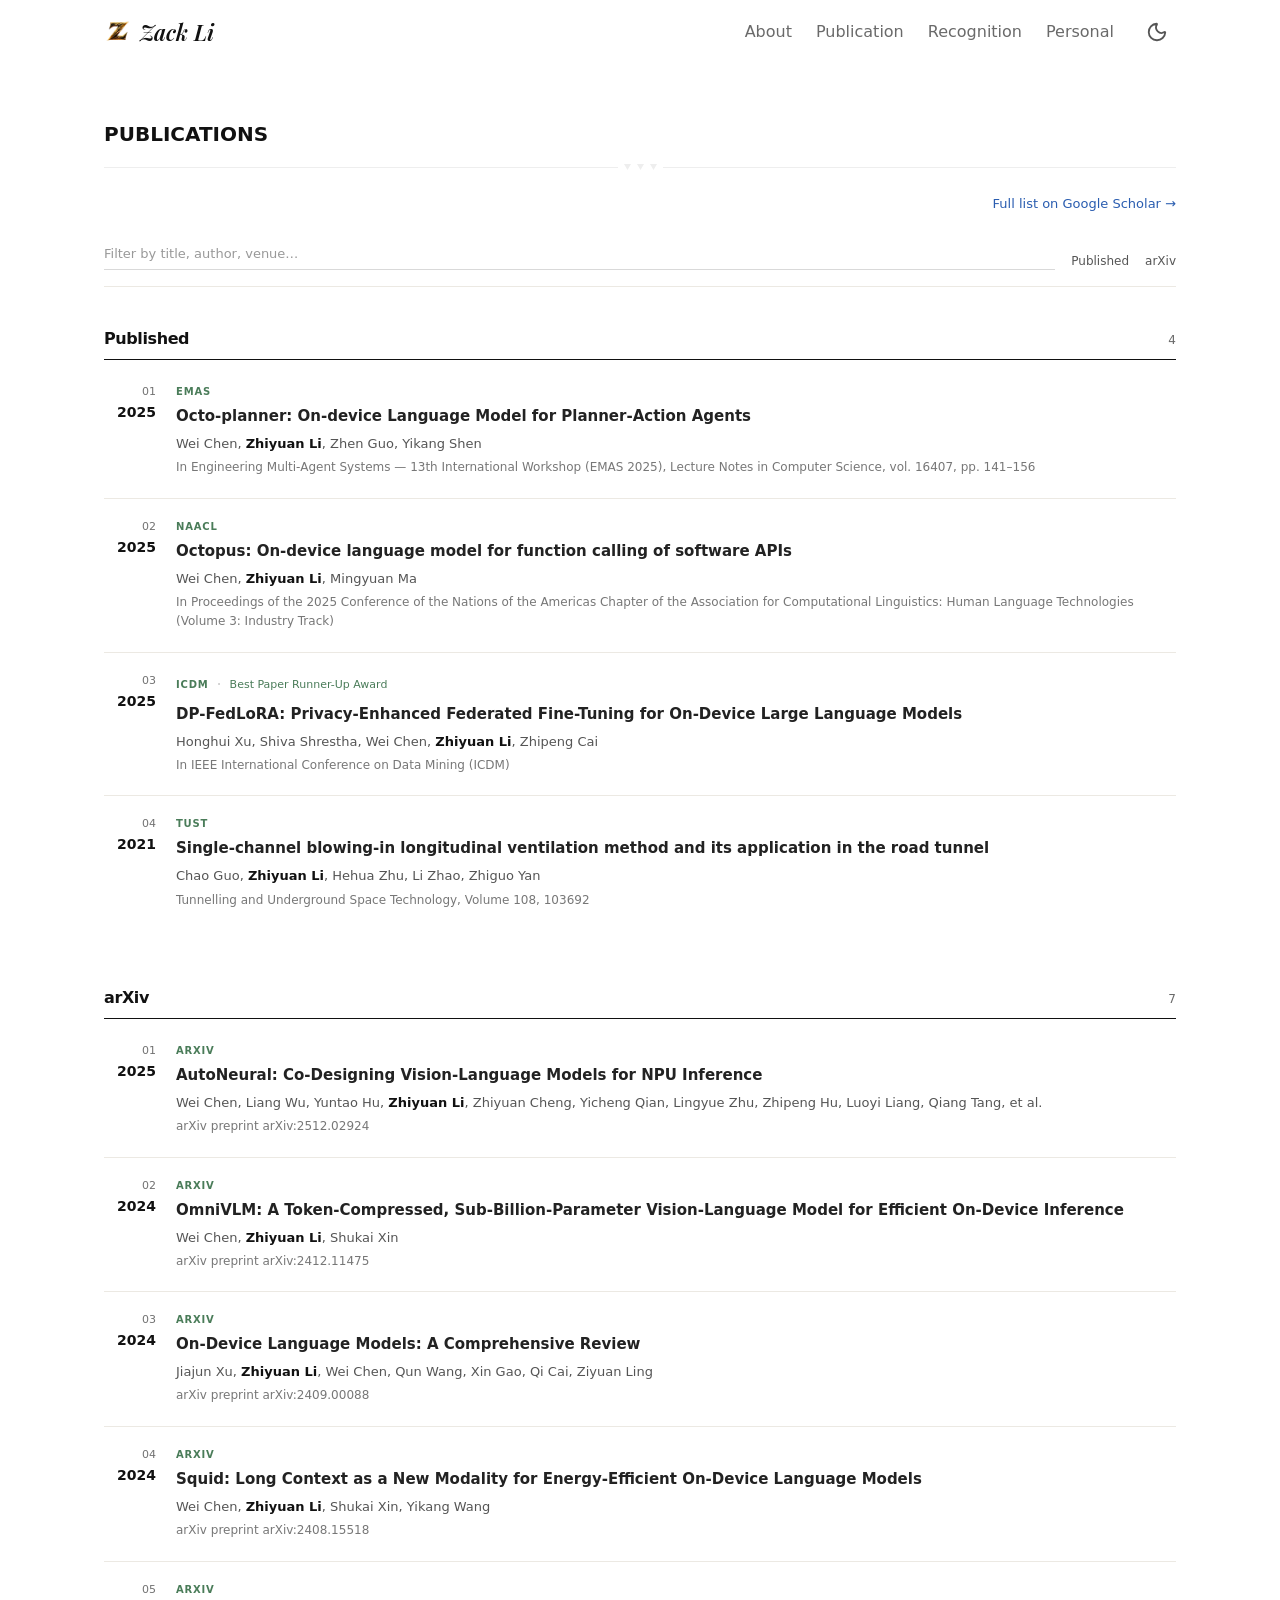
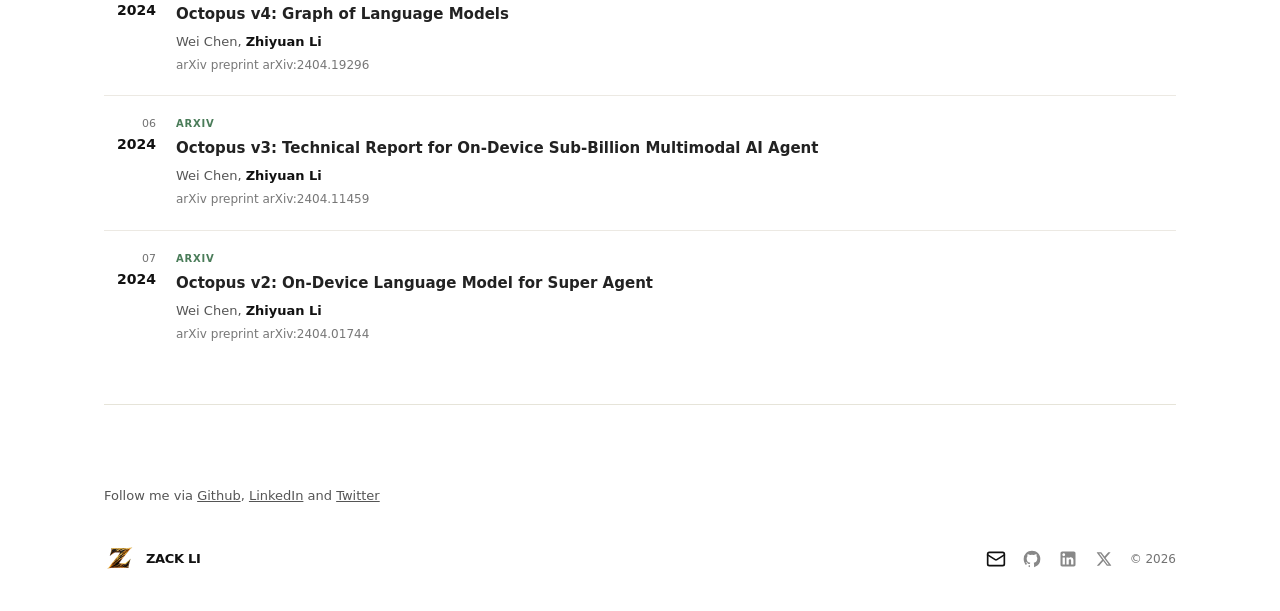
<file: publication/index.html>
<!DOCTYPE html><!--451eHwCKQ_A6vDu2UryI7--><html lang="en"><head><meta charSet="utf-8"/><meta name="viewport" content="width=device-width, initial-scale=1"/><link rel="preload" href="/_next/static/media/630e733d244c18c0-s.p.62846856.woff2" as="font" crossorigin="" type="font/woff2"/><link rel="preload" as="image" href="/logo.webp"/><link rel="stylesheet" href="/_next/static/chunks/5d77aff3d158f9f2.css" data-precedence="next"/><link rel="preload" as="script" fetchPriority="low" href="/_next/static/chunks/6fd986b95d2f220b.js"/><script src="/_next/static/chunks/e4aab19f6b549322.js" async=""></script><script src="/_next/static/chunks/94173a22f37cf42a.js" async=""></script><script src="/_next/static/chunks/a6c52985077423e8.js" async=""></script><script src="/_next/static/chunks/turbopack-c0f8e2773f505ff7.js" async=""></script><script src="/_next/static/chunks/4761f4c1ad765599.js" async=""></script><script src="/_next/static/chunks/33074d3ff5d0cd2d.js" async=""></script><script src="/_next/static/chunks/c4d90098b4abc498.js" async=""></script><script src="/_next/static/chunks/e36afd0507782923.js" async=""></script><link rel="preload" href="https://www.googletagmanager.com/gtag/js?id=G-TYJ31ENHNH" as="script"/><meta name="next-size-adjust" content=""/><title>Publications</title><meta name="description" content="Peer-reviewed research and papers by Zack Li, including the Octopus model series on on-device AI agents and efficient LLM inference."/><meta name="application-name" content="Zack Li"/><link rel="author" href="https://zackli.ai"/><meta name="author" content="Zack Li"/><meta name="keywords" content="Zack Li,Zack,zhiyuan8,Zack Li Qualcomm,Zack Qualcomm,Zack Li Nexa AI,Zack Li Stanford,Nexa AI,Qualcomm,on-device AI,edge AI,generative AI inference,LLM inference,small language models,llama.cpp,Snapdragon Hexagon NPU,GenieX,Nexa SDK,Octopus model,Physical AI,AI hardware,machine learning engineer,scalable software architecture,Stanford"/><meta name="creator" content="Zack Li"/><meta name="publisher" content="Zack Li"/><meta name="robots" content="index, follow"/><meta name="googlebot" content="index, follow, max-video-preview:-1, max-image-preview:large, max-snippet:-1"/><meta name="category" content="technology"/><link rel="canonical" href="https://zackli.ai/publication/"/><meta property="og:title" content="Publications | Zack Li"/><meta property="og:description" content="Research and papers by Zack Li on on-device AI, LLM inference, and AI agents."/><meta property="og:url" content="https://zackli.ai/publication/"/><meta property="og:type" content="website"/><meta name="twitter:card" content="summary_large_image"/><meta name="twitter:creator" content="@zacklearner"/><meta name="twitter:title" content="Zack Li | GenAI Inference @ Qualcomm"/><meta name="twitter:description" content="Zack Li — GenAI Inference @ Qualcomm. Ex-CTO &amp; co-founder of Nexa AI."/><meta name="twitter:image" content="https://zackli.ai/home/selfie.webp"/><link rel="shortcut icon" href="/favicon.ico"/><link rel="icon" href="/favicon.ico?favicon.afb2e396.ico" sizes="64x64" type="image/x-icon"/><link rel="icon" href="/favicon.ico" sizes="any"/><link rel="icon" href="/icon.png" type="image/png"/><link rel="apple-touch-icon" href="/apple-icon.png"/><script src="/_next/static/chunks/a6dad97d9634a72d.js" noModule=""></script></head><body class="playfair_display_8ad37f1d-module__YYGiuq__variable antialiased"><div hidden=""><!--$--><!--/$--></div><script type="application/ld+json">{"@context":"https://schema.org","@graph":[{"@type":"Person","@id":"https://zackli.ai/#person","name":"Zack Li","alternateName":["Zack","zhiyuan8"],"additionalName":"zhiyuan8","givenName":"Zack","familyName":"Li","url":"https://zackli.ai","image":{"@type":"ImageObject","url":"https://zackli.ai/home/selfie.webp","contentUrl":"https://zackli.ai/home/selfie.webp","width":500,"height":500,"caption":"Zack Li"},"jobTitle":"Senior Staff Machine Learning Engineer","description":"Zack Li — GenAI Inference @ Qualcomm. Ex-CTO & co-founder of Nexa AI.","worksFor":{"@type":"Organization","name":"Qualcomm","url":"https://www.qualcomm.com"},"alumniOf":[{"@type":"CollegeOrUniversity","name":"Stanford University"},{"@type":"CollegeOrUniversity","name":"Tongji University"}],"knowsAbout":["On-device AI","Generative AI inference","Large language models","llama.cpp","Snapdragon Hexagon NPU","Physical AI","Scalable software architecture","AI hardware"],"sameAs":["https://github.com/zhiyuan8","https://www.linkedin.com/in/zackli4ai/","https://x.com/zacklearner","https://scholar.google.com/citations?user=KjCqFWMAAAAJ&hl=en","https://huggingface.co/NexaAI"]},{"@type":"WebSite","@id":"https://zackli.ai/#website","url":"https://zackli.ai","name":"Zack Li","description":"Zack Li — GenAI Inference @ Qualcomm. Ex-CTO & co-founder of Nexa AI.","publisher":{"@id":"https://zackli.ai/#person"},"inLanguage":"en-US"},{"@type":"SiteNavigationElement","@id":"https://zackli.ai/#nav","name":["Recognition","Publications","Personal","Projects"],"url":["https://zackli.ai/recognition/","https://zackli.ai/publication/","https://zackli.ai/personal/","https://zackli.ai/project/"]}]}</script><script>(function(){try{var t=localStorage.getItem('theme');var d=t?t==='dark':window.matchMedia('(prefers-color-scheme: dark)').matches;if(d)document.documentElement.classList.add('dark');}catch(e){}})();</script><header class="h-[64px] fixed top-0 left-0 right-0 z-50 bg-transparent"><div class="max-w-[var(--content-width)] mx-auto h-full flex items-center px-6"><a aria-label="Zack Li — home" class="flex items-center gap-2 cursor-pointer group" href="/"><img alt="Zack Li logo" width="30" height="30" decoding="async" data-nimg="1" class="w-7 h-7 transition-transform duration-300 group-hover:scale-105" style="color:transparent" src="/logo.webp"/><span class="[font-family:var(--font-playfair)] italic font-semibold text-xl md:text-[22px] text-[#111] leading-none">Zack Li</span></a><div class="flex-1"></div><nav class="hidden md:flex items-center gap-6"><a class="cursor-pointer text-[16px] hover:text-[#111] relative text-[#888]" href="/about/">About</a><a class="cursor-pointer text-[16px] hover:text-[#111] relative text-[#888]" href="/publication/">Publication</a><a class="cursor-pointer text-[16px] hover:text-[#111] relative text-[#888]" href="/recognition/">Recognition</a><a class="cursor-pointer text-[16px] hover:text-[#111] relative text-[#888]" href="/personal/">Personal</a></nav><div class="ml-2 md:ml-6"><button type="button" aria-label="Toggle dark mode" class="p-2 rounded-md text-[#555] hover:text-[#111] cursor-pointer transition-colors"><svg xmlns="http://www.w3.org/2000/svg" width="22" height="22" viewBox="0 0 24 24" fill="none" stroke="currentColor" stroke-width="2" stroke-linecap="round" stroke-linejoin="round" class="lucide lucide-moon dark:hidden" aria-hidden="true"><path d="M20.985 12.486a9 9 0 1 1-9.473-9.472c.405-.022.617.46.402.803a6 6 0 0 0 8.268 8.268c.344-.215.825-.004.803.401"></path></svg><svg xmlns="http://www.w3.org/2000/svg" width="22" height="22" viewBox="0 0 24 24" fill="none" stroke="currentColor" stroke-width="2" stroke-linecap="round" stroke-linejoin="round" class="lucide lucide-sun hidden dark:block" aria-hidden="true"><circle cx="12" cy="12" r="4"></circle><path d="M12 2v2"></path><path d="M12 20v2"></path><path d="m4.93 4.93 1.41 1.41"></path><path d="m17.66 17.66 1.41 1.41"></path><path d="M2 12h2"></path><path d="M20 12h2"></path><path d="m6.34 17.66-1.41 1.41"></path><path d="m19.07 4.93-1.41 1.41"></path></svg></button></div><button class="md:hidden p-2 -mr-2 cursor-pointer" aria-label="Toggle menu"><svg xmlns="http://www.w3.org/2000/svg" width="22" height="22" viewBox="0 0 24 24" fill="none" stroke="currentColor" stroke-width="2" stroke-linecap="round" stroke-linejoin="round" class="lucide lucide-menu" aria-hidden="true"><path d="M4 5h16"></path><path d="M4 12h16"></path><path d="M4 19h16"></path></svg></button></div></header><div class="mt-[64px] min-h-[calc(100vh-422px)]"><script type="application/ld+json">{"@context":"https://schema.org","@type":"BreadcrumbList","itemListElement":[{"@type":"ListItem","position":1,"name":"Home","item":"https://zackli.ai/"},{"@type":"ListItem","position":2,"name":"Publications","item":"https://zackli.ai/publication/"}]}</script><div class="container-small"><div class="flex flex-col gap-4 mb-8 pt-14"><div class="flex items-center justify-between"><div><h1 class="text-xl md:text-[20px] font-semibold">PUBLICATIONS</h1></div></div><div class="flex items-center gap-1.5"><div class="bg-[#EEEEEE] flex-1 h-px"></div><div><img alt="" loading="lazy" width="7" height="6" decoding="async" data-nimg="1" class="dark:opacity-20" style="color:transparent" src="/project/polygon.svg"/></div><div><img alt="" loading="lazy" width="7" height="6" decoding="async" data-nimg="1" class="dark:opacity-20" style="color:transparent" src="/project/polygon.svg"/></div><div><img alt="" loading="lazy" width="7" height="6" decoding="async" data-nimg="1" class="dark:opacity-20" style="color:transparent" src="/project/polygon.svg"/></div><div class="bg-[#EEEEEE] flex-1 h-px"></div></div></div><div><div class="flex justify-end -mt-2 mb-6"><a href="https://scholar.google.com/citations?user=KjCqFWMAAAAJ&amp;hl=en" target="_blank" rel="noopener noreferrer" class="text-[13px] text-[#2a5db0] hover:text-[#111] transition-colors whitespace-nowrap">Full list on Google Scholar →</a></div><div class="flex flex-col sm:flex-row sm:items-end gap-4 mb-10 pb-4 border-b border-[#ece9e3]"><div class="flex-1 min-w-0"><label for="pub-filter" class="sr-only">Filter publications</label><input id="pub-filter" type="search" placeholder="Filter by title, author, venue…" class="w-full bg-transparent border-0 border-b border-[#d9d9d9] rounded-none px-0 py-1.5 text-[13px] text-[#222] placeholder:text-[#999] focus:outline-none focus:border-[#4a7c59] transition-colors" value=""/></div><nav class="flex items-center gap-4 text-[12px] shrink-0" aria-label="Sections"><a href="#published" class="text-[#555] hover:text-[#111] transition-colors">Published</a><a href="#arxiv" class="text-[#555] hover:text-[#111] transition-colors">arXiv</a></nav></div><div class="flex flex-col gap-14 mb-10"><section id="published" class="scroll-mt-24"><div class="flex items-baseline justify-between gap-4 mb-1 pb-2 border-b border-[#111]"><h2 class="text-[15px] md:text-base font-semibold text-[#111] tracking-tight">Published</h2><span class="text-[12px] text-[#888] tabular-nums">4</span></div><div><article class="grid grid-cols-[2.5rem_1fr] md:grid-cols-[3.25rem_1fr] gap-x-3 md:gap-x-5 py-5 border-b border-[#ece9e3] last:border-b-0"><div class="flex flex-col items-end pt-0.5 select-none"><span class="text-[11px] text-[#999] tabular-nums leading-none">01</span><span class="text-[13px] md:text-[14px] font-semibold text-[#111] mt-2 tabular-nums leading-none">2025</span></div><div class="min-w-0"><div class="flex flex-wrap items-center gap-x-2 gap-y-1 mb-1.5"><span class="text-[10px] font-semibold tracking-[0.08em] uppercase text-[#4a7c59]">EMAS</span></div><h3 class="leading-snug"><a href="https://arxiv.org/abs/2406.18082" target="_blank" rel="noopener noreferrer" class="text-[14px] md:text-[15px] font-semibold text-[#222] hover:text-[#4a7c59] transition-colors">Octo-planner: On-device Language Model for Planner-Action Agents</a></h3><p class="text-[12px] md:text-[13px] text-[#555] mt-1.5 leading-relaxed"><span>Wei Chen</span>, <span class="font-semibold text-[#111]">Zhiyuan Li</span>, <span>Zhen Guo</span>, <span>Yikang Shen</span></p><p class="text-[11px] md:text-[12px] text-[#777] mt-1 leading-relaxed">In Engineering Multi-Agent Systems — 13th International Workshop (EMAS 2025), Lecture Notes in Computer Science, vol. 16407, pp. 141–156</p></div></article><article class="grid grid-cols-[2.5rem_1fr] md:grid-cols-[3.25rem_1fr] gap-x-3 md:gap-x-5 py-5 border-b border-[#ece9e3] last:border-b-0"><div class="flex flex-col items-end pt-0.5 select-none"><span class="text-[11px] text-[#999] tabular-nums leading-none">02</span><span class="text-[13px] md:text-[14px] font-semibold text-[#111] mt-2 tabular-nums leading-none">2025</span></div><div class="min-w-0"><div class="flex flex-wrap items-center gap-x-2 gap-y-1 mb-1.5"><span class="text-[10px] font-semibold tracking-[0.08em] uppercase text-[#4a7c59]">NAACL</span></div><h3 class="leading-snug"><a href="https://aclanthology.org/2025.naacl-industry.27/" target="_blank" rel="noopener noreferrer" class="text-[14px] md:text-[15px] font-semibold text-[#222] hover:text-[#4a7c59] transition-colors">Octopus: On-device language model for function calling of software APIs</a></h3><p class="text-[12px] md:text-[13px] text-[#555] mt-1.5 leading-relaxed"><span>Wei Chen</span>, <span class="font-semibold text-[#111]">Zhiyuan Li</span>, <span>Mingyuan Ma</span></p><p class="text-[11px] md:text-[12px] text-[#777] mt-1 leading-relaxed">In Proceedings of the 2025 Conference of the Nations of the Americas Chapter of the Association for Computational Linguistics: Human Language Technologies (Volume 3: Industry Track)</p></div></article><article class="grid grid-cols-[2.5rem_1fr] md:grid-cols-[3.25rem_1fr] gap-x-3 md:gap-x-5 py-5 border-b border-[#ece9e3] last:border-b-0"><div class="flex flex-col items-end pt-0.5 select-none"><span class="text-[11px] text-[#999] tabular-nums leading-none">03</span><span class="text-[13px] md:text-[14px] font-semibold text-[#111] mt-2 tabular-nums leading-none">2025</span></div><div class="min-w-0"><div class="flex flex-wrap items-center gap-x-2 gap-y-1 mb-1.5"><span class="text-[10px] font-semibold tracking-[0.08em] uppercase text-[#4a7c59]">ICDM</span><span class="text-[#ccc]" aria-hidden="true">·</span><span class="text-[11px] text-[#4a7c59]">Best Paper Runner-Up Award</span></div><h3 class="leading-snug"><a href="https://arxiv.org/abs/2509.09097" target="_blank" rel="noopener noreferrer" class="text-[14px] md:text-[15px] font-semibold text-[#222] hover:text-[#4a7c59] transition-colors">DP-FedLoRA: Privacy-Enhanced Federated Fine-Tuning for On-Device Large Language Models</a></h3><p class="text-[12px] md:text-[13px] text-[#555] mt-1.5 leading-relaxed"><span>Honghui Xu</span>, <span>Shiva Shrestha</span>, <span>Wei Chen</span>, <span class="font-semibold text-[#111]">Zhiyuan Li</span>, <span>Zhipeng Cai</span></p><p class="text-[11px] md:text-[12px] text-[#777] mt-1 leading-relaxed">In IEEE International Conference on Data Mining (ICDM)</p></div></article><article class="grid grid-cols-[2.5rem_1fr] md:grid-cols-[3.25rem_1fr] gap-x-3 md:gap-x-5 py-5 border-b border-[#ece9e3] last:border-b-0"><div class="flex flex-col items-end pt-0.5 select-none"><span class="text-[11px] text-[#999] tabular-nums leading-none">04</span><span class="text-[13px] md:text-[14px] font-semibold text-[#111] mt-2 tabular-nums leading-none">2021</span></div><div class="min-w-0"><div class="flex flex-wrap items-center gap-x-2 gap-y-1 mb-1.5"><span class="text-[10px] font-semibold tracking-[0.08em] uppercase text-[#4a7c59]">TUST</span></div><h3 class="leading-snug"><a href="https://www.sciencedirect.com/science/article/abs/pii/S0886779820306465" target="_blank" rel="noopener noreferrer" class="text-[14px] md:text-[15px] font-semibold text-[#222] hover:text-[#4a7c59] transition-colors">Single-channel blowing-in longitudinal ventilation method and its application in the road tunnel</a></h3><p class="text-[12px] md:text-[13px] text-[#555] mt-1.5 leading-relaxed"><span>Chao Guo</span>, <span class="font-semibold text-[#111]">Zhiyuan Li</span>, <span>Hehua Zhu</span>, <span>Li Zhao</span>, <span>Zhiguo Yan</span></p><p class="text-[11px] md:text-[12px] text-[#777] mt-1 leading-relaxed">Tunnelling and Underground Space Technology, Volume 108, 103692</p></div></article></div></section><section id="arxiv" class="scroll-mt-24"><div class="flex items-baseline justify-between gap-4 mb-1 pb-2 border-b border-[#111]"><h2 class="text-[15px] md:text-base font-semibold text-[#111] tracking-tight">arXiv</h2><span class="text-[12px] text-[#888] tabular-nums">7</span></div><div><article class="grid grid-cols-[2.5rem_1fr] md:grid-cols-[3.25rem_1fr] gap-x-3 md:gap-x-5 py-5 border-b border-[#ece9e3] last:border-b-0"><div class="flex flex-col items-end pt-0.5 select-none"><span class="text-[11px] text-[#999] tabular-nums leading-none">01</span><span class="text-[13px] md:text-[14px] font-semibold text-[#111] mt-2 tabular-nums leading-none">2025</span></div><div class="min-w-0"><div class="flex flex-wrap items-center gap-x-2 gap-y-1 mb-1.5"><span class="text-[10px] font-semibold tracking-[0.08em] uppercase text-[#4a7c59]">arXiv</span></div><h3 class="leading-snug"><a href="https://arxiv.org/abs/2512.02924" target="_blank" rel="noopener noreferrer" class="text-[14px] md:text-[15px] font-semibold text-[#222] hover:text-[#4a7c59] transition-colors">AutoNeural: Co-Designing Vision-Language Models for NPU Inference</a></h3><p class="text-[12px] md:text-[13px] text-[#555] mt-1.5 leading-relaxed"><span>Wei Chen</span>, <span>Liang Wu</span>, <span>Yuntao Hu</span>, <span class="font-semibold text-[#111]">Zhiyuan Li</span>, <span>Zhiyuan Cheng</span>, <span>Yicheng Qian</span>, <span>Lingyue Zhu</span>, <span>Zhipeng Hu</span>, <span>Luoyi Liang</span>, <span>Qiang Tang</span>, <span>et al.</span></p><p class="text-[11px] md:text-[12px] text-[#777] mt-1 leading-relaxed">arXiv preprint arXiv:2512.02924</p></div></article><article class="grid grid-cols-[2.5rem_1fr] md:grid-cols-[3.25rem_1fr] gap-x-3 md:gap-x-5 py-5 border-b border-[#ece9e3] last:border-b-0"><div class="flex flex-col items-end pt-0.5 select-none"><span class="text-[11px] text-[#999] tabular-nums leading-none">02</span><span class="text-[13px] md:text-[14px] font-semibold text-[#111] mt-2 tabular-nums leading-none">2024</span></div><div class="min-w-0"><div class="flex flex-wrap items-center gap-x-2 gap-y-1 mb-1.5"><span class="text-[10px] font-semibold tracking-[0.08em] uppercase text-[#4a7c59]">arXiv</span></div><h3 class="leading-snug"><a href="https://arxiv.org/abs/2412.11475" target="_blank" rel="noopener noreferrer" class="text-[14px] md:text-[15px] font-semibold text-[#222] hover:text-[#4a7c59] transition-colors">OmniVLM: A Token-Compressed, Sub-Billion-Parameter Vision-Language Model for Efficient On-Device Inference</a></h3><p class="text-[12px] md:text-[13px] text-[#555] mt-1.5 leading-relaxed"><span>Wei Chen</span>, <span class="font-semibold text-[#111]">Zhiyuan Li</span>, <span>Shukai Xin</span></p><p class="text-[11px] md:text-[12px] text-[#777] mt-1 leading-relaxed">arXiv preprint arXiv:2412.11475</p></div></article><article class="grid grid-cols-[2.5rem_1fr] md:grid-cols-[3.25rem_1fr] gap-x-3 md:gap-x-5 py-5 border-b border-[#ece9e3] last:border-b-0"><div class="flex flex-col items-end pt-0.5 select-none"><span class="text-[11px] text-[#999] tabular-nums leading-none">03</span><span class="text-[13px] md:text-[14px] font-semibold text-[#111] mt-2 tabular-nums leading-none">2024</span></div><div class="min-w-0"><div class="flex flex-wrap items-center gap-x-2 gap-y-1 mb-1.5"><span class="text-[10px] font-semibold tracking-[0.08em] uppercase text-[#4a7c59]">arXiv</span></div><h3 class="leading-snug"><a href="https://arxiv.org/abs/2409.00088" target="_blank" rel="noopener noreferrer" class="text-[14px] md:text-[15px] font-semibold text-[#222] hover:text-[#4a7c59] transition-colors">On-Device Language Models: A Comprehensive Review</a></h3><p class="text-[12px] md:text-[13px] text-[#555] mt-1.5 leading-relaxed"><span>Jiajun Xu</span>, <span class="font-semibold text-[#111]">Zhiyuan Li</span>, <span>Wei Chen</span>, <span>Qun Wang</span>, <span>Xin Gao</span>, <span>Qi Cai</span>, <span>Ziyuan Ling</span></p><p class="text-[11px] md:text-[12px] text-[#777] mt-1 leading-relaxed">arXiv preprint arXiv:2409.00088</p></div></article><article class="grid grid-cols-[2.5rem_1fr] md:grid-cols-[3.25rem_1fr] gap-x-3 md:gap-x-5 py-5 border-b border-[#ece9e3] last:border-b-0"><div class="flex flex-col items-end pt-0.5 select-none"><span class="text-[11px] text-[#999] tabular-nums leading-none">04</span><span class="text-[13px] md:text-[14px] font-semibold text-[#111] mt-2 tabular-nums leading-none">2024</span></div><div class="min-w-0"><div class="flex flex-wrap items-center gap-x-2 gap-y-1 mb-1.5"><span class="text-[10px] font-semibold tracking-[0.08em] uppercase text-[#4a7c59]">arXiv</span></div><h3 class="leading-snug"><a href="https://arxiv.org/abs/2408.15518" target="_blank" rel="noopener noreferrer" class="text-[14px] md:text-[15px] font-semibold text-[#222] hover:text-[#4a7c59] transition-colors">Squid: Long Context as a New Modality for Energy-Efficient On-Device Language Models</a></h3><p class="text-[12px] md:text-[13px] text-[#555] mt-1.5 leading-relaxed"><span>Wei Chen</span>, <span class="font-semibold text-[#111]">Zhiyuan Li</span>, <span>Shukai Xin</span>, <span>Yikang Wang</span></p><p class="text-[11px] md:text-[12px] text-[#777] mt-1 leading-relaxed">arXiv preprint arXiv:2408.15518</p></div></article><article class="grid grid-cols-[2.5rem_1fr] md:grid-cols-[3.25rem_1fr] gap-x-3 md:gap-x-5 py-5 border-b border-[#ece9e3] last:border-b-0"><div class="flex flex-col items-end pt-0.5 select-none"><span class="text-[11px] text-[#999] tabular-nums leading-none">05</span><span class="text-[13px] md:text-[14px] font-semibold text-[#111] mt-2 tabular-nums leading-none">2024</span></div><div class="min-w-0"><div class="flex flex-wrap items-center gap-x-2 gap-y-1 mb-1.5"><span class="text-[10px] font-semibold tracking-[0.08em] uppercase text-[#4a7c59]">arXiv</span></div><h3 class="leading-snug"><a href="https://arxiv.org/abs/2404.19296" target="_blank" rel="noopener noreferrer" class="text-[14px] md:text-[15px] font-semibold text-[#222] hover:text-[#4a7c59] transition-colors">Octopus v4: Graph of Language Models</a></h3><p class="text-[12px] md:text-[13px] text-[#555] mt-1.5 leading-relaxed"><span>Wei Chen</span>, <span class="font-semibold text-[#111]">Zhiyuan Li</span></p><p class="text-[11px] md:text-[12px] text-[#777] mt-1 leading-relaxed">arXiv preprint arXiv:2404.19296</p></div></article><article class="grid grid-cols-[2.5rem_1fr] md:grid-cols-[3.25rem_1fr] gap-x-3 md:gap-x-5 py-5 border-b border-[#ece9e3] last:border-b-0"><div class="flex flex-col items-end pt-0.5 select-none"><span class="text-[11px] text-[#999] tabular-nums leading-none">06</span><span class="text-[13px] md:text-[14px] font-semibold text-[#111] mt-2 tabular-nums leading-none">2024</span></div><div class="min-w-0"><div class="flex flex-wrap items-center gap-x-2 gap-y-1 mb-1.5"><span class="text-[10px] font-semibold tracking-[0.08em] uppercase text-[#4a7c59]">arXiv</span></div><h3 class="leading-snug"><a href="https://arxiv.org/abs/2404.11459" target="_blank" rel="noopener noreferrer" class="text-[14px] md:text-[15px] font-semibold text-[#222] hover:text-[#4a7c59] transition-colors">Octopus v3: Technical Report for On-Device Sub-Billion Multimodal AI Agent</a></h3><p class="text-[12px] md:text-[13px] text-[#555] mt-1.5 leading-relaxed"><span>Wei Chen</span>, <span class="font-semibold text-[#111]">Zhiyuan Li</span></p><p class="text-[11px] md:text-[12px] text-[#777] mt-1 leading-relaxed">arXiv preprint arXiv:2404.11459</p></div></article><article class="grid grid-cols-[2.5rem_1fr] md:grid-cols-[3.25rem_1fr] gap-x-3 md:gap-x-5 py-5 border-b border-[#ece9e3] last:border-b-0"><div class="flex flex-col items-end pt-0.5 select-none"><span class="text-[11px] text-[#999] tabular-nums leading-none">07</span><span class="text-[13px] md:text-[14px] font-semibold text-[#111] mt-2 tabular-nums leading-none">2024</span></div><div class="min-w-0"><div class="flex flex-wrap items-center gap-x-2 gap-y-1 mb-1.5"><span class="text-[10px] font-semibold tracking-[0.08em] uppercase text-[#4a7c59]">arXiv</span></div><h3 class="leading-snug"><a href="https://arxiv.org/abs/2404.01744" target="_blank" rel="noopener noreferrer" class="text-[14px] md:text-[15px] font-semibold text-[#222] hover:text-[#4a7c59] transition-colors">Octopus v2: On-Device Language Model for Super Agent</a></h3><p class="text-[12px] md:text-[13px] text-[#555] mt-1.5 leading-relaxed"><span>Wei Chen</span>, <span class="font-semibold text-[#111]">Zhiyuan Li</span></p><p class="text-[11px] md:text-[12px] text-[#777] mt-1 leading-relaxed">arXiv preprint arXiv:2404.01744</p></div></article></div></section></div></div></div><!--$--><!--/$--></div><div class="container-small"><div class="!mt-10 !mb-20 h-px bg-[#E6E4D9]"></div><div><div class="flex flex-col gap-4"><p class="text-[13px] text-[#555] leading-relaxed">Follow me via<!-- --> <a href="https://github.com/zhiyuan8" target="_blank" rel="noopener noreferrer" class="underline hover:text-[#111] transition-colors duration-300">Github</a>,<!-- --> <a href="https://www.linkedin.com/in/zackli4ai/" target="_blank" rel="noopener noreferrer" class="underline hover:text-[#111] transition-colors duration-300">LinkedIn</a> and<!-- --> <a href="https://x.com/zacklearner" target="_blank" rel="noopener noreferrer" class="underline hover:text-[#111] transition-colors duration-300">Twitter</a></p></div></div><div><div class="flex flex-col gap-4 py-9"><div class="flex flex-col sm:flex-row items-start sm:items-center justify-between gap-4"><div class="flex items-center gap-2.5"><img alt="Zack Li logo" loading="lazy" width="32" height="32" decoding="async" data-nimg="1" class="rounded-md" style="color:transparent" src="/home/z-logo.webp"/><span class="text-[13px] font-semibold tracking-tight">ZACK LI</span></div><div class="flex items-center gap-4"><div><button type="button" aria-label="Send me an email" class="flex items-center cursor-pointer text-[#111]"><svg xmlns="http://www.w3.org/2000/svg" width="20" height="20" viewBox="0 0 24 24" fill="none" stroke="currentColor" stroke-width="2" stroke-linecap="round" stroke-linejoin="round" class="lucide lucide-mail" aria-hidden="true"><path d="m22 7-8.991 5.727a2 2 0 0 1-2.009 0L2 7"></path><rect x="2" y="4" width="20" height="16" rx="2"></rect></svg></button></div><div><a href="https://github.com/zhiyuan8" target="_blank" rel="noopener noreferrer"><img alt="github" loading="lazy" width="20" height="20" decoding="async" data-nimg="1" class="cursor-pointer" style="color:transparent" src="/home/icon_github.svg"/></a></div><div><a href="https://www.linkedin.com/in/zackli4ai/" target="_blank" rel="noopener noreferrer"><img alt="linkedin" loading="lazy" width="20" height="20" decoding="async" data-nimg="1" class="cursor-pointer" style="color:transparent" src="/home/icon_linkedin.svg"/></a></div><div><a href="https://x.com/zacklearner" target="_blank" rel="noopener noreferrer"><img alt="twitter" loading="lazy" width="20" height="20" decoding="async" data-nimg="1" class="cursor-pointer" style="color:transparent" src="/home/icon_twitter.svg"/></a></div><span class="text-[12px] text-[#999]">© 2026</span></div></div></div></div></div><!--$!--><template data-dgst="BAILOUT_TO_CLIENT_SIDE_RENDERING"></template><!--/$--><script src="/_next/static/chunks/6fd986b95d2f220b.js" id="_R_" async=""></script><script>(self.__next_f=self.__next_f||[]).push([0])</script><script>self.__next_f.push([1,"1:\"$Sreact.fragment\"\n3:I[14686,[\"/_next/static/chunks/4761f4c1ad765599.js\"],\"default\"]\n4:I[3097,[\"/_next/static/chunks/33074d3ff5d0cd2d.js\",\"/_next/static/chunks/c4d90098b4abc498.js\"],\"default\"]\n5:I[99299,[\"/_next/static/chunks/33074d3ff5d0cd2d.js\",\"/_next/static/chunks/c4d90098b4abc498.js\"],\"default\"]\nc:I[16153,[],\"default\"]\n:HL[\"/_next/static/chunks/5d77aff3d158f9f2.css\",\"style\"]\n:HL[\"/_next/static/media/630e733d244c18c0-s.p.62846856.woff2\",\"font\",{\"crossOrigin\":\"\",\"type\":\"font/woff2\"}]\n2:T683,"])</script><script>self.__next_f.push([1,"{\"@context\":\"https://schema.org\",\"@graph\":[{\"@type\":\"Person\",\"@id\":\"https://zackli.ai/#person\",\"name\":\"Zack Li\",\"alternateName\":[\"Zack\",\"zhiyuan8\"],\"additionalName\":\"zhiyuan8\",\"givenName\":\"Zack\",\"familyName\":\"Li\",\"url\":\"https://zackli.ai\",\"image\":{\"@type\":\"ImageObject\",\"url\":\"https://zackli.ai/home/selfie.webp\",\"contentUrl\":\"https://zackli.ai/home/selfie.webp\",\"width\":500,\"height\":500,\"caption\":\"Zack Li\"},\"jobTitle\":\"Senior Staff Machine Learning Engineer\",\"description\":\"Zack Li — GenAI Inference @ Qualcomm. Ex-CTO \u0026 co-founder of Nexa AI.\",\"worksFor\":{\"@type\":\"Organization\",\"name\":\"Qualcomm\",\"url\":\"https://www.qualcomm.com\"},\"alumniOf\":[{\"@type\":\"CollegeOrUniversity\",\"name\":\"Stanford University\"},{\"@type\":\"CollegeOrUniversity\",\"name\":\"Tongji University\"}],\"knowsAbout\":[\"On-device AI\",\"Generative AI inference\",\"Large language models\",\"llama.cpp\",\"Snapdragon Hexagon NPU\",\"Physical AI\",\"Scalable software architecture\",\"AI hardware\"],\"sameAs\":[\"https://github.com/zhiyuan8\",\"https://www.linkedin.com/in/zackli4ai/\",\"https://x.com/zacklearner\",\"https://scholar.google.com/citations?user=KjCqFWMAAAAJ\u0026hl=en\",\"https://huggingface.co/NexaAI\"]},{\"@type\":\"WebSite\",\"@id\":\"https://zackli.ai/#website\",\"url\":\"https://zackli.ai\",\"name\":\"Zack Li\",\"description\":\"Zack Li — GenAI Inference @ Qualcomm. Ex-CTO \u0026 co-founder of Nexa AI.\",\"publisher\":{\"@id\":\"https://zackli.ai/#person\"},\"inLanguage\":\"en-US\"},{\"@type\":\"SiteNavigationElement\",\"@id\":\"https://zackli.ai/#nav\",\"name\":[\"Recognition\",\"Publications\",\"Personal\",\"Projects\"],\"url\":[\"https://zackli.ai/recognition/\",\"https://zackli.ai/publication/\",\"https://zackli.ai/personal/\",\"https://zackli.ai/project/\"]}]}"])</script><script>self.__next_f.push([1,"0:{\"P\":null,\"b\":\"451eHwCKQ_A6vDu2UryI7\",\"c\":[\"\",\"publication\",\"\"],\"q\":\"\",\"i\":false,\"f\":[[[\"\",{\"children\":[\"publication\",{\"children\":[\"__PAGE__\",{}]}]},\"$undefined\",\"$undefined\",true],[[\"$\",\"$1\",\"c\",{\"children\":[[[\"$\",\"link\",\"0\",{\"rel\":\"stylesheet\",\"href\":\"/_next/static/chunks/5d77aff3d158f9f2.css\",\"precedence\":\"next\",\"crossOrigin\":\"$undefined\",\"nonce\":\"$undefined\"}],[\"$\",\"script\",\"script-0\",{\"src\":\"/_next/static/chunks/4761f4c1ad765599.js\",\"async\":true,\"nonce\":\"$undefined\"}]],[\"$\",\"html\",null,{\"lang\":\"en\",\"children\":[\"$\",\"body\",null,{\"className\":\"playfair_display_8ad37f1d-module__YYGiuq__variable antialiased\",\"children\":[[\"$\",\"script\",null,{\"type\":\"application/ld+json\",\"dangerouslySetInnerHTML\":{\"__html\":\"$2\"}}],[\"$\",\"script\",null,{\"dangerouslySetInnerHTML\":{\"__html\":\"(function(){try{var t=localStorage.getItem('theme');var d=t?t==='dark':window.matchMedia('(prefers-color-scheme: dark)').matches;if(d)document.documentElement.classList.add('dark');}catch(e){}})();\"}}],[\"$\",\"$L3\",null,{}],[\"$\",\"div\",null,{\"className\":\"mt-[64px] min-h-[calc(100vh-422px)]\",\"children\":[\"$\",\"$L4\",null,{\"parallelRouterKey\":\"children\",\"error\":\"$undefined\",\"errorStyles\":\"$undefined\",\"errorScripts\":\"$undefined\",\"template\":[\"$\",\"$L5\",null,{}],\"templateStyles\":\"$undefined\",\"templateScripts\":\"$undefined\",\"notFound\":[[[\"$\",\"title\",null,{\"children\":\"404: This page could not be found.\"}],[\"$\",\"div\",null,{\"style\":{\"fontFamily\":\"system-ui,\\\"Segoe UI\\\",Roboto,Helvetica,Arial,sans-serif,\\\"Apple Color Emoji\\\",\\\"Segoe UI Emoji\\\"\",\"height\":\"100vh\",\"textAlign\":\"center\",\"display\":\"flex\",\"flexDirection\":\"column\",\"alignItems\":\"center\",\"justifyContent\":\"center\"},\"children\":[\"$\",\"div\",null,{\"children\":[[\"$\",\"style\",null,{\"dangerouslySetInnerHTML\":{\"__html\":\"body{color:#000;background:#fff;margin:0}.next-error-h1{border-right:1px solid rgba(0,0,0,.3)}@media (prefers-color-scheme:dark){body{color:#fff;background:#000}.next-error-h1{border-right:1px solid rgba(255,255,255,.3)}}\"}}],[\"$\",\"h1\",null,{\"className\":\"next-error-h1\",\"style\":{\"display\":\"inline-block\",\"margin\":\"0 20px 0 0\",\"padding\":\"0 23px 0 0\",\"fontSize\":24,\"fontWeight\":500,\"verticalAlign\":\"top\",\"lineHeight\":\"49px\"},\"children\":404}],\"$L6\"]}]}]],[]],\"forbidden\":\"$undefined\",\"unauthorized\":\"$undefined\"}]}],\"$L7\",\"$L8\"]}]}]]}],{\"children\":[\"$L9\",{\"children\":[\"$La\",{},null,false,false]},null,false,false]},null,false,false],\"$Lb\",false]],\"m\":\"$undefined\",\"G\":[\"$c\",[]],\"S\":true}\n"])</script><script>self.__next_f.push([1,"d:I[58414,[\"/_next/static/chunks/4761f4c1ad765599.js\"],\"default\"]\ne:I[66440,[\"/_next/static/chunks/4761f4c1ad765599.js\"],\"Analytics\"]\nf:I[16801,[\"/_next/static/chunks/4761f4c1ad765599.js\",\"/_next/static/chunks/e36afd0507782923.js\"],\"default\"]\n10:I[36345,[\"/_next/static/chunks/33074d3ff5d0cd2d.js\",\"/_next/static/chunks/c4d90098b4abc498.js\"],\"OutletBoundary\"]\n11:\"$Sreact.suspense\"\n13:I[36345,[\"/_next/static/chunks/33074d3ff5d0cd2d.js\",\"/_next/static/chunks/c4d90098b4abc498.js\"],\"ViewportBoundary\"]\n15:I[36345,[\"/_next/static/chunks/33074d3ff5d0cd2d.js\",\"/_next/static/chunks/c4d90098b4abc498.js\"],\"MetadataBoundary\"]\n6:[\"$\",\"div\",null,{\"style\":{\"display\":\"inline-block\"},\"children\":[\"$\",\"h2\",null,{\"style\":{\"fontSize\":14,\"fontWeight\":400,\"lineHeight\":\"49px\",\"margin\":0},\"children\":\"This page could not be found.\"}]}]\n7:[\"$\",\"$Ld\",null,{}]\n8:[\"$\",\"$Le\",null,{}]\n9:[\"$\",\"$1\",\"c\",{\"children\":[null,[\"$\",\"$L4\",null,{\"parallelRouterKey\":\"children\",\"error\":\"$undefined\",\"errorStyles\":\"$undefined\",\"errorScripts\":\"$undefined\",\"template\":[\"$\",\"$L5\",null,{}],\"templateStyles\":\"$undefined\",\"templateScripts\":\"$undefined\",\"notFound\":\"$undefined\",\"forbidden\":\"$undefined\",\"unauthorized\":\"$undefined\"}]]}]\na:[\"$\",\"$1\",\"c\",{\"children\":[[[\"$\",\"script\",null,{\"type\":\"application/ld+json\",\"dangerouslySetInnerHTML\":{\"__html\":\"{\\\"@context\\\":\\\"https://schema.org\\\",\\\"@type\\\":\\\"BreadcrumbList\\\",\\\"itemListElement\\\":[{\\\"@type\\\":\\\"ListItem\\\",\\\"position\\\":1,\\\"name\\\":\\\"Home\\\",\\\"item\\\":\\\"https://zackli.ai/\\\"},{\\\"@type\\\":\\\"ListItem\\\",\\\"position\\\":2,\\\"name\\\":\\\"Publications\\\",\\\"item\\\":\\\"https://zackli.ai/publication/\\\"}]}\"}}],[\"$\",\"$Lf\",null,{}]],[[\"$\",\"script\",\"script-0\",{\"src\":\"/_next/static/chunks/e36afd0507782923.js\",\"async\":true,\"nonce\":\"$undefined\"}]],[\"$\",\"$L10\",null,{\"children\":[\"$\",\"$11\",null,{\"name\":\"Next.MetadataOutlet\",\"children\":\"$@12\"}]}]]}]\nb:[\"$\",\"$1\",\"h\",{\"children\":[null,[\"$\",\"$L13\",null,{\"children\":\"$L14\"}],[\"$\",\"div\",null,{\"hidden\":true,\"children\":[\"$\",\"$L15\",null,{\"children\":[\"$\",\"$11\",null,{\"name\":\"Next.Metadata\",\"children\":\"$L16\"}]}]}],[\"$\",\"meta\",null,{\"name\":\"next-size-adjust\",\"content\":\"\"}]]}]\n"])</script><script>self.__next_f.push([1,"14:[[\"$\",\"meta\",\"0\",{\"charSet\":\"utf-8\"}],[\"$\",\"meta\",\"1\",{\"name\":\"viewport\",\"content\":\"width=device-width, initial-scale=1\"}]]\n"])</script><script>self.__next_f.push([1,"17:I[20414,[\"/_next/static/chunks/33074d3ff5d0cd2d.js\",\"/_next/static/chunks/c4d90098b4abc498.js\"],\"IconMark\"]\n12:null\n"])</script><script>self.__next_f.push([1,"16:[[\"$\",\"title\",\"0\",{\"children\":\"Publications\"}],[\"$\",\"meta\",\"1\",{\"name\":\"description\",\"content\":\"Peer-reviewed research and papers by Zack Li, including the Octopus model series on on-device AI agents and efficient LLM inference.\"}],[\"$\",\"meta\",\"2\",{\"name\":\"application-name\",\"content\":\"Zack Li\"}],[\"$\",\"link\",\"3\",{\"rel\":\"author\",\"href\":\"https://zackli.ai\"}],[\"$\",\"meta\",\"4\",{\"name\":\"author\",\"content\":\"Zack Li\"}],[\"$\",\"meta\",\"5\",{\"name\":\"keywords\",\"content\":\"Zack Li,Zack,zhiyuan8,Zack Li Qualcomm,Zack Qualcomm,Zack Li Nexa AI,Zack Li Stanford,Nexa AI,Qualcomm,on-device AI,edge AI,generative AI inference,LLM inference,small language models,llama.cpp,Snapdragon Hexagon NPU,GenieX,Nexa SDK,Octopus model,Physical AI,AI hardware,machine learning engineer,scalable software architecture,Stanford\"}],[\"$\",\"meta\",\"6\",{\"name\":\"creator\",\"content\":\"Zack Li\"}],[\"$\",\"meta\",\"7\",{\"name\":\"publisher\",\"content\":\"Zack Li\"}],[\"$\",\"meta\",\"8\",{\"name\":\"robots\",\"content\":\"index, follow\"}],[\"$\",\"meta\",\"9\",{\"name\":\"googlebot\",\"content\":\"index, follow, max-video-preview:-1, max-image-preview:large, max-snippet:-1\"}],[\"$\",\"meta\",\"10\",{\"name\":\"category\",\"content\":\"technology\"}],[\"$\",\"link\",\"11\",{\"rel\":\"canonical\",\"href\":\"https://zackli.ai/publication/\"}],[\"$\",\"meta\",\"12\",{\"property\":\"og:title\",\"content\":\"Publications | Zack Li\"}],[\"$\",\"meta\",\"13\",{\"property\":\"og:description\",\"content\":\"Research and papers by Zack Li on on-device AI, LLM inference, and AI agents.\"}],[\"$\",\"meta\",\"14\",{\"property\":\"og:url\",\"content\":\"https://zackli.ai/publication/\"}],[\"$\",\"meta\",\"15\",{\"property\":\"og:type\",\"content\":\"website\"}],[\"$\",\"meta\",\"16\",{\"name\":\"twitter:card\",\"content\":\"summary_large_image\"}],[\"$\",\"meta\",\"17\",{\"name\":\"twitter:creator\",\"content\":\"@zacklearner\"}],[\"$\",\"meta\",\"18\",{\"name\":\"twitter:title\",\"content\":\"Zack Li | GenAI Inference @ Qualcomm\"}],[\"$\",\"meta\",\"19\",{\"name\":\"twitter:description\",\"content\":\"Zack Li — GenAI Inference @ Qualcomm. Ex-CTO \u0026 co-founder of Nexa AI.\"}],[\"$\",\"meta\",\"20\",{\"name\":\"twitter:image\",\"content\":\"https://zackli.ai/home/selfie.webp\"}],[\"$\",\"link\",\"21\",{\"rel\":\"shortcut icon\",\"href\":\"/favicon.ico\"}],[\"$\",\"link\",\"22\",{\"rel\":\"icon\",\"href\":\"/favicon.ico?favicon.afb2e396.ico\",\"sizes\":\"64x64\",\"type\":\"image/x-icon\"}],[\"$\",\"link\",\"23\",{\"rel\":\"icon\",\"href\":\"/favicon.ico\",\"sizes\":\"any\"}],[\"$\",\"link\",\"24\",{\"rel\":\"icon\",\"href\":\"/icon.png\",\"type\":\"image/png\"}],[\"$\",\"link\",\"25\",{\"rel\":\"apple-touch-icon\",\"href\":\"/apple-icon.png\"}],[\"$\",\"$L17\",\"26\",{}]]\n"])</script></body></html>
</file>
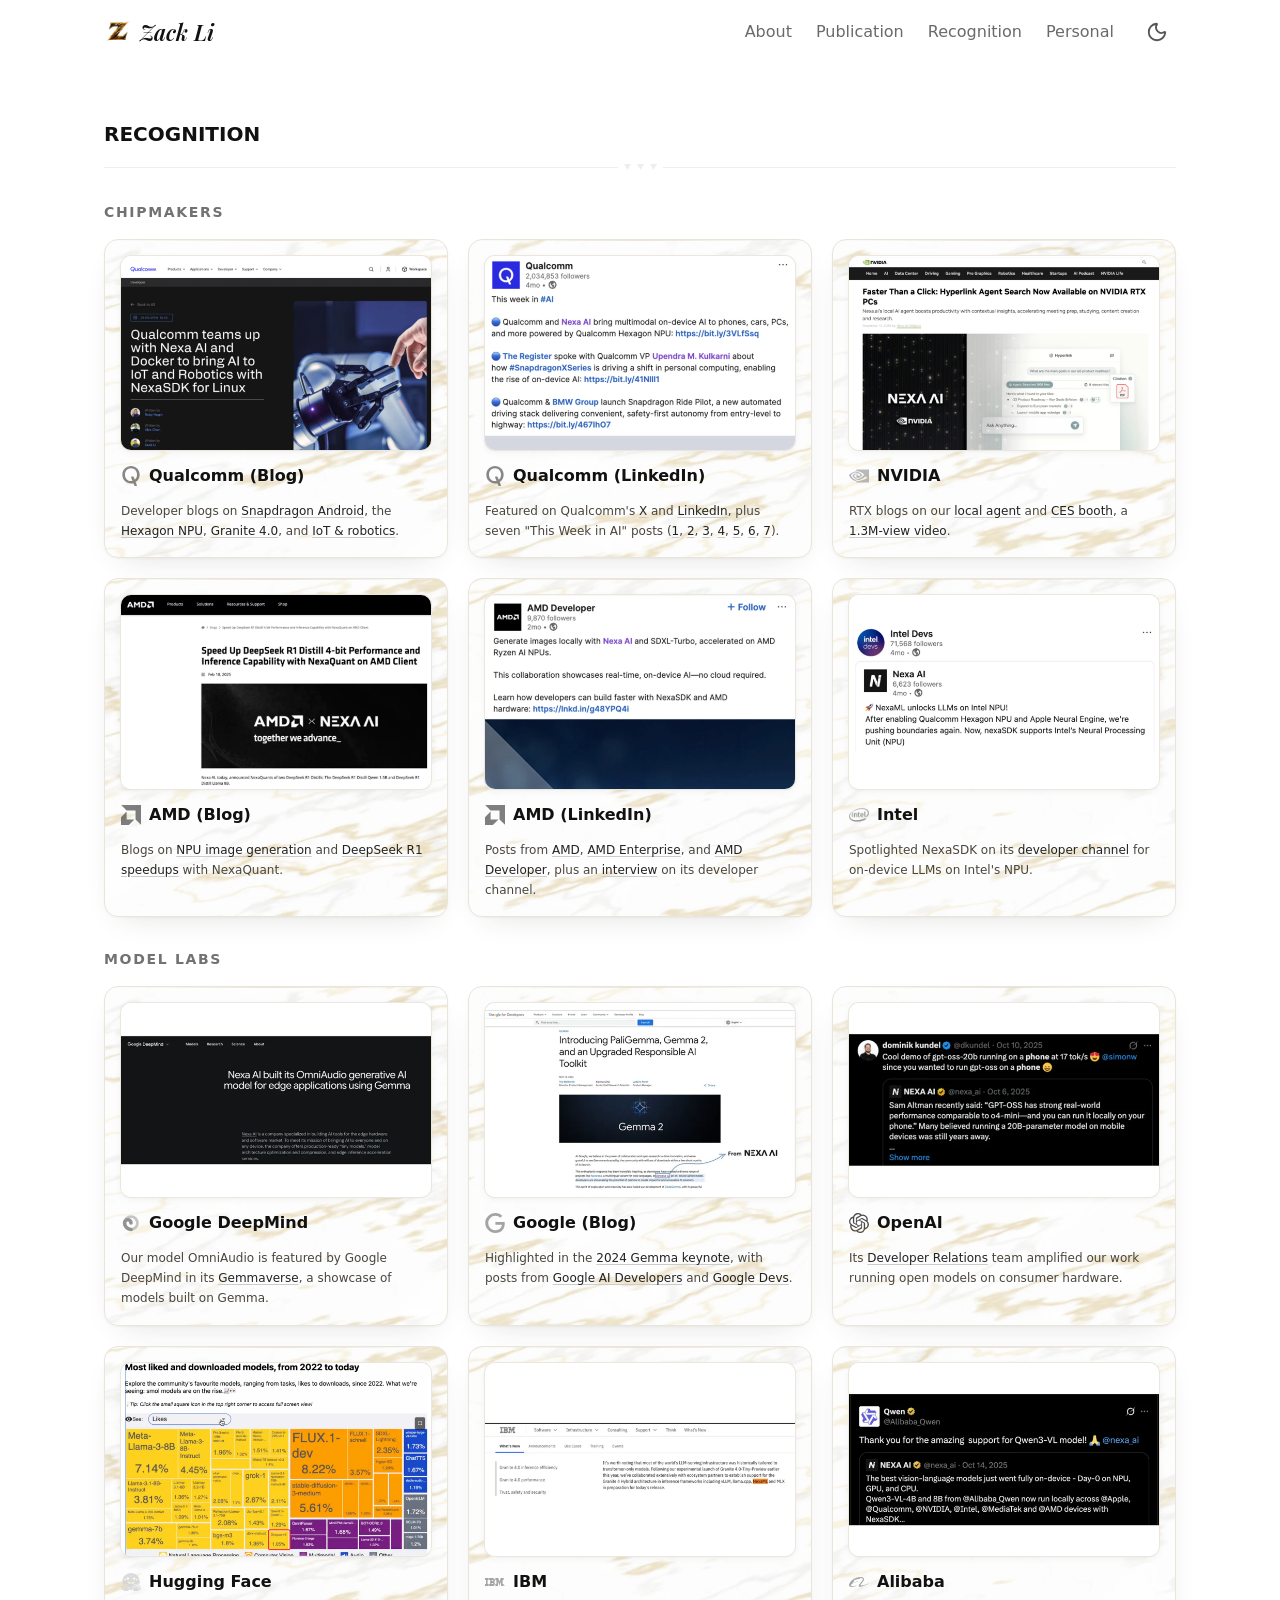
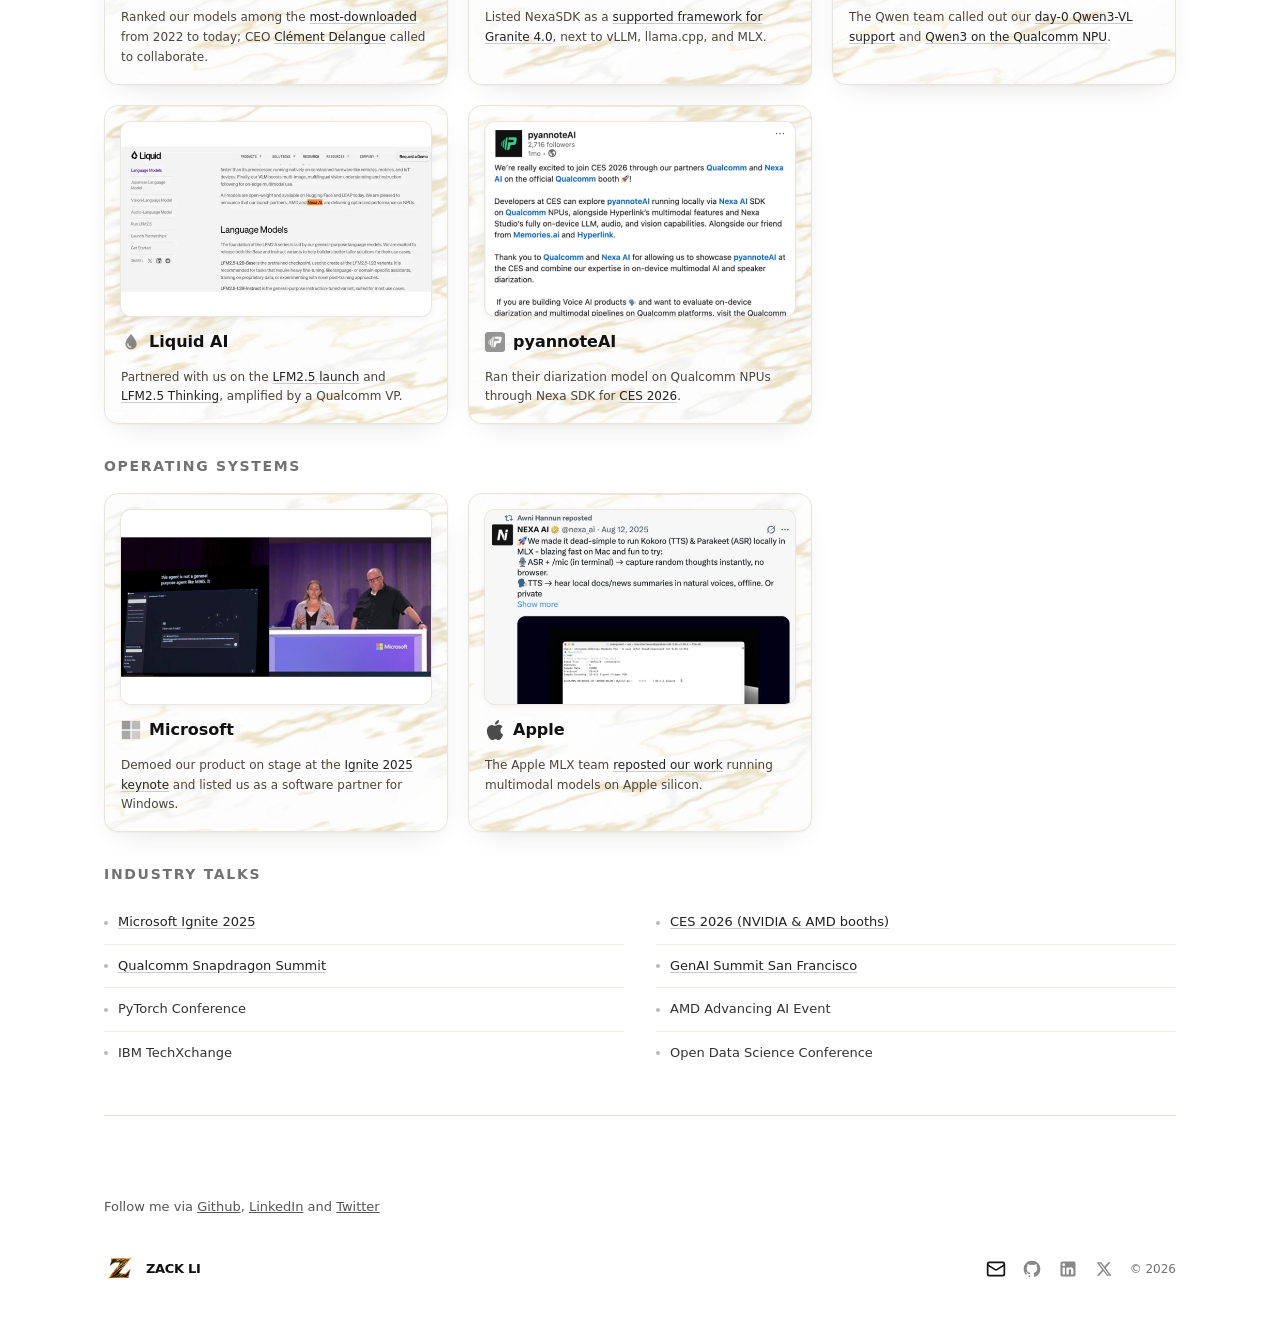
<file: recognition/index.html>
<!DOCTYPE html><!--451eHwCKQ_A6vDu2UryI7--><html lang="en"><head><meta charSet="utf-8"/><meta name="viewport" content="width=device-width, initial-scale=1"/><link rel="preload" href="/_next/static/media/630e733d244c18c0-s.p.62846856.woff2" as="font" crossorigin="" type="font/woff2"/><link rel="preload" as="image" href="/logo.webp"/><link rel="stylesheet" href="/_next/static/chunks/5d77aff3d158f9f2.css" data-precedence="next"/><link rel="preload" as="script" fetchPriority="low" href="/_next/static/chunks/6fd986b95d2f220b.js"/><script src="/_next/static/chunks/e4aab19f6b549322.js" async=""></script><script src="/_next/static/chunks/94173a22f37cf42a.js" async=""></script><script src="/_next/static/chunks/a6c52985077423e8.js" async=""></script><script src="/_next/static/chunks/turbopack-c0f8e2773f505ff7.js" async=""></script><script src="/_next/static/chunks/4761f4c1ad765599.js" async=""></script><script src="/_next/static/chunks/33074d3ff5d0cd2d.js" async=""></script><script src="/_next/static/chunks/c4d90098b4abc498.js" async=""></script><script src="/_next/static/chunks/e19aaa566891629d.js" async=""></script><link rel="preload" href="https://www.googletagmanager.com/gtag/js?id=G-TYJ31ENHNH" as="script"/><meta name="next-size-adjust" content=""/><title>Recognition</title><meta name="description" content="Industry recognition for Zack Li and Nexa AI — partnerships and features with Qualcomm, NVIDIA, AMD, Google DeepMind, IBM, and more."/><meta name="application-name" content="Zack Li"/><link rel="author" href="https://zackli.ai"/><meta name="author" content="Zack Li"/><meta name="keywords" content="Zack Li,Zack,zhiyuan8,Zack Li Qualcomm,Zack Qualcomm,Zack Li Nexa AI,Zack Li Stanford,Nexa AI,Qualcomm,on-device AI,edge AI,generative AI inference,LLM inference,small language models,llama.cpp,Snapdragon Hexagon NPU,GenieX,Nexa SDK,Octopus model,Physical AI,AI hardware,machine learning engineer,scalable software architecture,Stanford"/><meta name="creator" content="Zack Li"/><meta name="publisher" content="Zack Li"/><meta name="robots" content="index, follow"/><meta name="googlebot" content="index, follow, max-video-preview:-1, max-image-preview:large, max-snippet:-1"/><meta name="category" content="technology"/><link rel="canonical" href="https://zackli.ai/recognition/"/><meta property="og:title" content="Recognition | Zack Li"/><meta property="og:description" content="Recognition from chipmakers, model labs, and operating systems for on-device AI work by Zack Li / Nexa AI."/><meta property="og:url" content="https://zackli.ai/recognition/"/><meta property="og:type" content="website"/><meta name="twitter:card" content="summary_large_image"/><meta name="twitter:creator" content="@zacklearner"/><meta name="twitter:title" content="Zack Li | GenAI Inference @ Qualcomm"/><meta name="twitter:description" content="Zack Li — GenAI Inference @ Qualcomm. Ex-CTO &amp; co-founder of Nexa AI."/><meta name="twitter:image" content="https://zackli.ai/home/selfie.webp"/><link rel="shortcut icon" href="/favicon.ico"/><link rel="icon" href="/favicon.ico?favicon.afb2e396.ico" sizes="64x64" type="image/x-icon"/><link rel="icon" href="/favicon.ico" sizes="any"/><link rel="icon" href="/icon.png" type="image/png"/><link rel="apple-touch-icon" href="/apple-icon.png"/><script src="/_next/static/chunks/a6dad97d9634a72d.js" noModule=""></script></head><body class="playfair_display_8ad37f1d-module__YYGiuq__variable antialiased"><div hidden=""><!--$--><!--/$--></div><script type="application/ld+json">{"@context":"https://schema.org","@graph":[{"@type":"Person","@id":"https://zackli.ai/#person","name":"Zack Li","alternateName":["Zack","zhiyuan8"],"additionalName":"zhiyuan8","givenName":"Zack","familyName":"Li","url":"https://zackli.ai","image":{"@type":"ImageObject","url":"https://zackli.ai/home/selfie.webp","contentUrl":"https://zackli.ai/home/selfie.webp","width":500,"height":500,"caption":"Zack Li"},"jobTitle":"Senior Staff Machine Learning Engineer","description":"Zack Li — GenAI Inference @ Qualcomm. Ex-CTO & co-founder of Nexa AI.","worksFor":{"@type":"Organization","name":"Qualcomm","url":"https://www.qualcomm.com"},"alumniOf":[{"@type":"CollegeOrUniversity","name":"Stanford University"},{"@type":"CollegeOrUniversity","name":"Tongji University"}],"knowsAbout":["On-device AI","Generative AI inference","Large language models","llama.cpp","Snapdragon Hexagon NPU","Physical AI","Scalable software architecture","AI hardware"],"sameAs":["https://github.com/zhiyuan8","https://www.linkedin.com/in/zackli4ai/","https://x.com/zacklearner","https://scholar.google.com/citations?user=KjCqFWMAAAAJ&hl=en","https://huggingface.co/NexaAI"]},{"@type":"WebSite","@id":"https://zackli.ai/#website","url":"https://zackli.ai","name":"Zack Li","description":"Zack Li — GenAI Inference @ Qualcomm. Ex-CTO & co-founder of Nexa AI.","publisher":{"@id":"https://zackli.ai/#person"},"inLanguage":"en-US"},{"@type":"SiteNavigationElement","@id":"https://zackli.ai/#nav","name":["Recognition","Publications","Personal","Projects"],"url":["https://zackli.ai/recognition/","https://zackli.ai/publication/","https://zackli.ai/personal/","https://zackli.ai/project/"]}]}</script><script>(function(){try{var t=localStorage.getItem('theme');var d=t?t==='dark':window.matchMedia('(prefers-color-scheme: dark)').matches;if(d)document.documentElement.classList.add('dark');}catch(e){}})();</script><header class="h-[64px] fixed top-0 left-0 right-0 z-50 bg-transparent"><div class="max-w-[var(--content-width)] mx-auto h-full flex items-center px-6"><a aria-label="Zack Li — home" class="flex items-center gap-2 cursor-pointer group" href="/"><img alt="Zack Li logo" width="30" height="30" decoding="async" data-nimg="1" class="w-7 h-7 transition-transform duration-300 group-hover:scale-105" style="color:transparent" src="/logo.webp"/><span class="[font-family:var(--font-playfair)] italic font-semibold text-xl md:text-[22px] text-[#111] leading-none">Zack Li</span></a><div class="flex-1"></div><nav class="hidden md:flex items-center gap-6"><a class="cursor-pointer text-[16px] hover:text-[#111] relative text-[#888]" href="/about/">About</a><a class="cursor-pointer text-[16px] hover:text-[#111] relative text-[#888]" href="/publication/">Publication</a><a class="cursor-pointer text-[16px] hover:text-[#111] relative text-[#888]" href="/recognition/">Recognition</a><a class="cursor-pointer text-[16px] hover:text-[#111] relative text-[#888]" href="/personal/">Personal</a></nav><div class="ml-2 md:ml-6"><button type="button" aria-label="Toggle dark mode" class="p-2 rounded-md text-[#555] hover:text-[#111] cursor-pointer transition-colors"><svg xmlns="http://www.w3.org/2000/svg" width="22" height="22" viewBox="0 0 24 24" fill="none" stroke="currentColor" stroke-width="2" stroke-linecap="round" stroke-linejoin="round" class="lucide lucide-moon dark:hidden" aria-hidden="true"><path d="M20.985 12.486a9 9 0 1 1-9.473-9.472c.405-.022.617.46.402.803a6 6 0 0 0 8.268 8.268c.344-.215.825-.004.803.401"></path></svg><svg xmlns="http://www.w3.org/2000/svg" width="22" height="22" viewBox="0 0 24 24" fill="none" stroke="currentColor" stroke-width="2" stroke-linecap="round" stroke-linejoin="round" class="lucide lucide-sun hidden dark:block" aria-hidden="true"><circle cx="12" cy="12" r="4"></circle><path d="M12 2v2"></path><path d="M12 20v2"></path><path d="m4.93 4.93 1.41 1.41"></path><path d="m17.66 17.66 1.41 1.41"></path><path d="M2 12h2"></path><path d="M20 12h2"></path><path d="m6.34 17.66-1.41 1.41"></path><path d="m19.07 4.93-1.41 1.41"></path></svg></button></div><button class="md:hidden p-2 -mr-2 cursor-pointer" aria-label="Toggle menu"><svg xmlns="http://www.w3.org/2000/svg" width="22" height="22" viewBox="0 0 24 24" fill="none" stroke="currentColor" stroke-width="2" stroke-linecap="round" stroke-linejoin="round" class="lucide lucide-menu" aria-hidden="true"><path d="M4 5h16"></path><path d="M4 12h16"></path><path d="M4 19h16"></path></svg></button></div></header><div class="mt-[64px] min-h-[calc(100vh-422px)]"><script type="application/ld+json">{"@context":"https://schema.org","@type":"BreadcrumbList","itemListElement":[{"@type":"ListItem","position":1,"name":"Home","item":"https://zackli.ai/"},{"@type":"ListItem","position":2,"name":"Recognition","item":"https://zackli.ai/recognition/"}]}</script><div class="container-small"><div class="flex flex-col gap-4 mb-8 pt-14"><div class="flex items-center justify-between"><div><h1 class="text-xl md:text-[20px] font-semibold">RECOGNITION</h1></div></div><div class="flex items-center gap-1.5"><div class="bg-[#EEEEEE] flex-1 h-px"></div><div><img alt="" loading="lazy" width="7" height="6" decoding="async" data-nimg="1" class="dark:opacity-20" style="color:transparent" src="/project/polygon.svg"/></div><div><img alt="" loading="lazy" width="7" height="6" decoding="async" data-nimg="1" class="dark:opacity-20" style="color:transparent" src="/project/polygon.svg"/></div><div><img alt="" loading="lazy" width="7" height="6" decoding="async" data-nimg="1" class="dark:opacity-20" style="color:transparent" src="/project/polygon.svg"/></div><div class="bg-[#EEEEEE] flex-1 h-px"></div></div></div><div><div><div><div class="text-[14px] font-semibold tracking-[0.12em] uppercase text-[#999] mt-8 mb-4">Chipmakers</div><div><div class="grid grid-cols-1 sm:grid-cols-2 lg:grid-cols-3 gap-5"><div class="h-full"><div class="marble-card group relative h-full overflow-hidden rounded-[14px] border border-[#e9e5db] p-4 shadow-[0_1px_2px_rgba(50,46,38,0.04),0_12px_32px_-18px_rgba(50,46,38,0.20)] transition-all duration-300 hover:-translate-y-[3px] hover:border-[#dcd6c8] hover:shadow-[0_2px_6px_rgba(50,46,38,0.06),0_24px_50px_-22px_rgba(50,46,38,0.30)]" style="background-position:8% 14%"><div aria-hidden="true" class="pointer-events-none absolute inset-x-0 top-0 h-px bg-gradient-to-r from-transparent via-[#e6dfd0] to-transparent opacity-80 transition-opacity duration-300 group-hover:opacity-100"></div><div class="relative flex h-full flex-col gap-3.5"><div class="relative w-full aspect-[8/5] rounded-[10px] overflow-hidden bg-white ring-1 ring-[#ebe7de] shadow-[0_2px_8px_-2px_rgba(50,46,38,0.10)]"><a href="https://www.qualcomm.com/developer/blog/2025/11/nexa-ai-for-android-simple-way-to-bring-on-device-ai-to-smartphones-with-snapdragon" target="_blank" rel="noopener noreferrer" aria-label="Qualcomm (Blog): open the featured coverage" class="absolute inset-0 block cursor-pointer"><img alt="Qualcomm (Blog) recognition screenshot" loading="lazy" decoding="async" data-nimg="fill" class="object-cover object-top" style="position:absolute;height:100%;width:100%;left:0;top:0;right:0;bottom:0;color:transparent" src="/home/qualcomm-blog-resize.webp"/></a></div><div class="flex items-center gap-2"><span class="flex items-center justify-center w-5 h-5 flex-shrink-0"><img alt="" loading="lazy" width="20" height="20" decoding="async" data-nimg="1" class="brand-logo w-full h-full object-contain grayscale opacity-70 group-hover:grayscale-0 group-hover:opacity-100 transition-all duration-300 " style="color:transparent" src="/logos/qualcomm.svg"/></span><span class="text-[16px] font-bold">Qualcomm (Blog)</span></div><p class="text-sm md:text-[12px] leading-[1.65] text-[#4a453d]"><span>Developer blogs on </span><a href="https://www.qualcomm.com/developer/blog/2025/11/nexa-ai-for-android-simple-way-to-bring-on-device-ai-to-smartphones-with-snapdragon" target="_blank" rel="noopener noreferrer" class="font-medium text-[#222] underline underline-offset-2 decoration-[#ccc] hover:text-[#111] hover:decoration-[#111] transition-colors">Snapdragon Android</a><span>, the </span><a href="https://www.qualcomm.com/developer/blog/2025/09/omnineural-4b-nexaml-qualcomm-hexagon-npu" target="_blank" rel="noopener noreferrer" class="font-medium text-[#222] underline underline-offset-2 decoration-[#ccc] hover:text-[#111] hover:decoration-[#111] transition-colors">Hexagon NPU</a><span>, </span><a href="https://www.qualcomm.com/developer/blog/2025/10/granite-4-0-to-the-edge-on-device-ai-for-real-world-performance" target="_blank" rel="noopener noreferrer" class="font-medium text-[#222] underline underline-offset-2 decoration-[#ccc] hover:text-[#111] hover:decoration-[#111] transition-colors">Granite 4.0</a><span>, and </span><a href="https://www.qualcomm.com/developer/blog/2026/03/qualcomm-nexa-ai-docker-bring-ai-to-iot-robotics-with-nexasdk-linux" target="_blank" rel="noopener noreferrer" class="font-medium text-[#222] underline underline-offset-2 decoration-[#ccc] hover:text-[#111] hover:decoration-[#111] transition-colors">IoT &amp; robotics</a><span>.</span></p></div></div></div><div class="h-full"><div class="marble-card group relative h-full overflow-hidden rounded-[14px] border border-[#e9e5db] p-4 shadow-[0_1px_2px_rgba(50,46,38,0.04),0_12px_32px_-18px_rgba(50,46,38,0.20)] transition-all duration-300 hover:-translate-y-[3px] hover:border-[#dcd6c8] hover:shadow-[0_2px_6px_rgba(50,46,38,0.06),0_24px_50px_-22px_rgba(50,46,38,0.30)]" style="background-position:63% 72%"><div aria-hidden="true" class="pointer-events-none absolute inset-x-0 top-0 h-px bg-gradient-to-r from-transparent via-[#e6dfd0] to-transparent opacity-80 transition-opacity duration-300 group-hover:opacity-100"></div><div class="relative flex h-full flex-col gap-3.5"><div class="relative w-full aspect-[8/5] rounded-[10px] overflow-hidden bg-white ring-1 ring-[#ebe7de] shadow-[0_2px_8px_-2px_rgba(50,46,38,0.10)]"><a href="https://x.com/Qualcomm/status/1988705450112794704" target="_blank" rel="noopener noreferrer" aria-label="Qualcomm (LinkedIn): open the featured coverage" class="absolute inset-0 block cursor-pointer"><img alt="Qualcomm (LinkedIn) recognition screenshot" loading="lazy" decoding="async" data-nimg="fill" class="object-cover object-top" style="position:absolute;height:100%;width:100%;left:0;top:0;right:0;bottom:0;color:transparent" src="/home/qualcomm-linkedin-resize.webp"/></a></div><div class="flex items-center gap-2"><span class="flex items-center justify-center w-5 h-5 flex-shrink-0"><img alt="" loading="lazy" width="20" height="20" decoding="async" data-nimg="1" class="brand-logo w-full h-full object-contain grayscale opacity-70 group-hover:grayscale-0 group-hover:opacity-100 transition-all duration-300 " style="color:transparent" src="/logos/qualcomm.svg"/></span><span class="text-[16px] font-bold">Qualcomm (LinkedIn)</span></div><p class="text-sm md:text-[12px] leading-[1.65] text-[#4a453d]"><span>Featured on Qualcomm&#x27;s </span><a href="https://x.com/Qualcomm/status/1988705450112794704" target="_blank" rel="noopener noreferrer" class="font-medium text-[#222] underline underline-offset-2 decoration-[#ccc] hover:text-[#111] hover:decoration-[#111] transition-colors">X</a><span> and </span><a href="https://www.linkedin.com/posts/qualcomm_omnineural-4b-nexaml-innovating-multimodal-activity-7371965831825543168-PvLV" target="_blank" rel="noopener noreferrer" class="font-medium text-[#222] underline underline-offset-2 decoration-[#ccc] hover:text-[#111] hover:decoration-[#111] transition-colors">LinkedIn</a><span>, plus seven &quot;This Week in AI&quot; posts (</span><a href="https://www.linkedin.com/posts/qualcomm_this-week-in-ai-activity-7372343365352415234-F4Lp" target="_blank" rel="noopener noreferrer" class="font-medium text-[#222] underline underline-offset-2 decoration-[#ccc] hover:text-[#111] hover:decoration-[#111] transition-colors">1</a><span>, </span><a href="https://www.linkedin.com/posts/qualcomm_this-week-in-ai-activity-7395207707798032384-kq-h" target="_blank" rel="noopener noreferrer" class="font-medium text-[#222] underline underline-offset-2 decoration-[#ccc] hover:text-[#111] hover:decoration-[#111] transition-colors">2</a><span>, </span><a href="https://x.com/Qualcomm/status/1986907000907915360" target="_blank" rel="noopener noreferrer" class="font-medium text-[#222] underline underline-offset-2 decoration-[#ccc] hover:text-[#111] hover:decoration-[#111] transition-colors">3</a><span>, </span><a href="https://www.linkedin.com/posts/qualcomm_this-week-in-ai-activity-7418079692043255808-84y9" target="_blank" rel="noopener noreferrer" class="font-medium text-[#222] underline underline-offset-2 decoration-[#ccc] hover:text-[#111] hover:decoration-[#111] transition-colors">4</a><span>, </span><a href="https://www.linkedin.com/posts/qualcomm_this-week-in-ai-activity-7379983684596199424-lIS5/" target="_blank" rel="noopener noreferrer" class="font-medium text-[#222] underline underline-offset-2 decoration-[#ccc] hover:text-[#111] hover:decoration-[#111] transition-colors">5</a><span>, </span><a href="https://www.linkedin.com/posts/qualcomm_this-week-in-ai-activity-7420616424928342016-ndlI/" target="_blank" rel="noopener noreferrer" class="font-medium text-[#222] underline underline-offset-2 decoration-[#ccc] hover:text-[#111] hover:decoration-[#111] transition-colors">6</a><span>, </span><a href="https://x.com/Qualcomm/status/2024876703986975159" target="_blank" rel="noopener noreferrer" class="font-medium text-[#222] underline underline-offset-2 decoration-[#ccc] hover:text-[#111] hover:decoration-[#111] transition-colors">7</a><span>).</span></p></div></div></div><div class="h-full"><div class="marble-card group relative h-full overflow-hidden rounded-[14px] border border-[#e9e5db] p-4 shadow-[0_1px_2px_rgba(50,46,38,0.04),0_12px_32px_-18px_rgba(50,46,38,0.20)] transition-all duration-300 hover:-translate-y-[3px] hover:border-[#dcd6c8] hover:shadow-[0_2px_6px_rgba(50,46,38,0.06),0_24px_50px_-22px_rgba(50,46,38,0.30)]" style="background-position:31% 88%"><div aria-hidden="true" class="pointer-events-none absolute inset-x-0 top-0 h-px bg-gradient-to-r from-transparent via-[#e6dfd0] to-transparent opacity-80 transition-opacity duration-300 group-hover:opacity-100"></div><div class="relative flex h-full flex-col gap-3.5"><div class="relative w-full aspect-[8/5] rounded-[10px] overflow-hidden bg-white ring-1 ring-[#ebe7de] shadow-[0_2px_8px_-2px_rgba(50,46,38,0.10)]"><a href="https://blogs.nvidia.com/blog/rtx-ai-garage-nexa-hyperlink-local-agent/" target="_blank" rel="noopener noreferrer" aria-label="NVIDIA: open the featured coverage" class="absolute inset-0 block cursor-pointer"><img alt="NVIDIA recognition screenshot" loading="lazy" decoding="async" data-nimg="fill" class="object-cover object-top" style="position:absolute;height:100%;width:100%;left:0;top:0;right:0;bottom:0;color:transparent" src="/home/nvidia-resize.webp"/></a></div><div class="flex items-center gap-2"><span class="flex items-center justify-center w-5 h-5 flex-shrink-0"><img alt="" loading="lazy" width="20" height="20" decoding="async" data-nimg="1" class="brand-logo w-full h-full object-contain grayscale opacity-70 group-hover:grayscale-0 group-hover:opacity-100 transition-all duration-300 " style="color:transparent" src="/logos/nvidia.svg"/></span><span class="text-[16px] font-bold">NVIDIA</span></div><p class="text-sm md:text-[12px] leading-[1.65] text-[#4a453d]"><span>RTX blogs on our </span><a href="https://blogs.nvidia.com/blog/rtx-ai-garage-nexa-hyperlink-local-agent/" target="_blank" rel="noopener noreferrer" class="font-medium text-[#222] underline underline-offset-2 decoration-[#ccc] hover:text-[#111] hover:decoration-[#111] transition-colors">local agent</a><span> and </span><a href="https://blogs.nvidia.com/blog/rtx-ai-garage-ces-2026-open-models-video-generation/" target="_blank" rel="noopener noreferrer" class="font-medium text-[#222] underline underline-offset-2 decoration-[#ccc] hover:text-[#111] hover:decoration-[#111] transition-colors">CES booth</a><span>, a </span><a href="https://www.youtube.com/watch?v=dtSIKDm-8CM" target="_blank" rel="noopener noreferrer" class="font-medium text-[#222] underline underline-offset-2 decoration-[#ccc] hover:text-[#111] hover:decoration-[#111] transition-colors">1.3M-view video</a><span>.</span></p></div></div></div><div class="h-full"><div class="marble-card group relative h-full overflow-hidden rounded-[14px] border border-[#e9e5db] p-4 shadow-[0_1px_2px_rgba(50,46,38,0.04),0_12px_32px_-18px_rgba(50,46,38,0.20)] transition-all duration-300 hover:-translate-y-[3px] hover:border-[#dcd6c8] hover:shadow-[0_2px_6px_rgba(50,46,38,0.06),0_24px_50px_-22px_rgba(50,46,38,0.30)]" style="background-position:88% 26%"><div aria-hidden="true" class="pointer-events-none absolute inset-x-0 top-0 h-px bg-gradient-to-r from-transparent via-[#e6dfd0] to-transparent opacity-80 transition-opacity duration-300 group-hover:opacity-100"></div><div class="relative flex h-full flex-col gap-3.5"><div class="relative w-full aspect-[8/5] rounded-[10px] overflow-hidden bg-white ring-1 ring-[#ebe7de] shadow-[0_2px_8px_-2px_rgba(50,46,38,0.10)]"><a href="https://www.amd.com/en/developer/resources/technical-articles/2025/advancing-ai-with-nexa-ai--image-generation-on-amd-npu-with-sdxl.html" target="_blank" rel="noopener noreferrer" aria-label="AMD (Blog): open the featured coverage" class="absolute inset-0 block cursor-pointer"><img alt="AMD (Blog) recognition screenshot" loading="lazy" decoding="async" data-nimg="fill" class="object-cover object-top" style="position:absolute;height:100%;width:100%;left:0;top:0;right:0;bottom:0;color:transparent" src="/home/amd-resize.webp"/></a></div><div class="flex items-center gap-2"><span class="flex items-center justify-center w-5 h-5 flex-shrink-0"><img alt="" loading="lazy" width="20" height="20" decoding="async" data-nimg="1" class="brand-logo w-full h-full object-contain grayscale opacity-70 group-hover:grayscale-0 group-hover:opacity-100 transition-all duration-300 " style="color:transparent" src="/logos/amd.svg"/></span><span class="text-[16px] font-bold">AMD (Blog)</span></div><p class="text-sm md:text-[12px] leading-[1.65] text-[#4a453d]"><span>Blogs on </span><a href="https://www.amd.com/en/developer/resources/technical-articles/2025/advancing-ai-with-nexa-ai--image-generation-on-amd-npu-with-sdxl.html" target="_blank" rel="noopener noreferrer" class="font-medium text-[#222] underline underline-offset-2 decoration-[#ccc] hover:text-[#111] hover:decoration-[#111] transition-colors">NPU image generation</a><span> and </span><a href="https://www.amd.com/en/blogs/2025/speed-up-deepseek-r1-distill-4-bit-performance-and.html" target="_blank" rel="noopener noreferrer" class="font-medium text-[#222] underline underline-offset-2 decoration-[#ccc] hover:text-[#111] hover:decoration-[#111] transition-colors">DeepSeek R1 speedups</a><span> with NexaQuant.</span></p></div></div></div><div class="h-full"><div class="marble-card group relative h-full overflow-hidden rounded-[14px] border border-[#e9e5db] p-4 shadow-[0_1px_2px_rgba(50,46,38,0.04),0_12px_32px_-18px_rgba(50,46,38,0.20)] transition-all duration-300 hover:-translate-y-[3px] hover:border-[#dcd6c8] hover:shadow-[0_2px_6px_rgba(50,46,38,0.06),0_24px_50px_-22px_rgba(50,46,38,0.30)]" style="background-position:46% 41%"><div aria-hidden="true" class="pointer-events-none absolute inset-x-0 top-0 h-px bg-gradient-to-r from-transparent via-[#e6dfd0] to-transparent opacity-80 transition-opacity duration-300 group-hover:opacity-100"></div><div class="relative flex h-full flex-col gap-3.5"><div class="relative w-full aspect-[8/5] rounded-[10px] overflow-hidden bg-white ring-1 ring-[#ebe7de] shadow-[0_2px_8px_-2px_rgba(50,46,38,0.10)]"><a href="https://www.linkedin.com/posts/amd_hyperlink-stop-searching-start-asking-activity-7371610679142891521-VpD4" target="_blank" rel="noopener noreferrer" aria-label="AMD (LinkedIn): open the featured coverage" class="absolute inset-0 block cursor-pointer"><img alt="AMD (LinkedIn) recognition screenshot" loading="lazy" decoding="async" data-nimg="fill" class="object-cover object-top" style="position:absolute;height:100%;width:100%;left:0;top:0;right:0;bottom:0;color:transparent" src="/home/amd-linkedin-resize.webp"/></a></div><div class="flex items-center gap-2"><span class="flex items-center justify-center w-5 h-5 flex-shrink-0"><img alt="" loading="lazy" width="20" height="20" decoding="async" data-nimg="1" class="brand-logo w-full h-full object-contain grayscale opacity-70 group-hover:grayscale-0 group-hover:opacity-100 transition-all duration-300 " style="color:transparent" src="/logos/amd.svg"/></span><span class="text-[16px] font-bold">AMD (LinkedIn)</span></div><p class="text-sm md:text-[12px] leading-[1.65] text-[#4a453d]"><span>Posts from </span><a href="https://www.linkedin.com/posts/amd_hyperlink-stop-searching-start-asking-activity-7371610679142891521-VpD4" target="_blank" rel="noopener noreferrer" class="font-medium text-[#222] underline underline-offset-2 decoration-[#ccc] hover:text-[#111] hover:decoration-[#111] transition-colors">AMD</a><span>, </span><a href="https://www.linkedin.com/posts/amd-enterprise_strong-partnerships-are-shaping-the-future-activity-7414697506711863298-UXhf" target="_blank" rel="noopener noreferrer" class="font-medium text-[#222] underline underline-offset-2 decoration-[#ccc] hover:text-[#111] hover:decoration-[#111] transition-colors">AMD Enterprise</a><span>, and </span><a href="https://www.linkedin.com/posts/amd-developer_generate-images-locally-with-nexa-ai-and-activity-7394841600616624128-Y6T3" target="_blank" rel="noopener noreferrer" class="font-medium text-[#222] underline underline-offset-2 decoration-[#ccc] hover:text-[#111] hover:decoration-[#111] transition-colors">AMD Developer</a><span>, plus an </span><a href="https://www.linkedin.com/posts/amd-developer_more-seamless-compatibility-between-pytorch-activity-7402735603752050688-UzbY" target="_blank" rel="noopener noreferrer" class="font-medium text-[#222] underline underline-offset-2 decoration-[#ccc] hover:text-[#111] hover:decoration-[#111] transition-colors">interview</a><span> on its developer channel.</span></p></div></div></div><div class="h-full"><div class="marble-card group relative h-full overflow-hidden rounded-[14px] border border-[#e9e5db] p-4 shadow-[0_1px_2px_rgba(50,46,38,0.04),0_12px_32px_-18px_rgba(50,46,38,0.20)] transition-all duration-300 hover:-translate-y-[3px] hover:border-[#dcd6c8] hover:shadow-[0_2px_6px_rgba(50,46,38,0.06),0_24px_50px_-22px_rgba(50,46,38,0.30)]" style="background-position:16% 62%"><div aria-hidden="true" class="pointer-events-none absolute inset-x-0 top-0 h-px bg-gradient-to-r from-transparent via-[#e6dfd0] to-transparent opacity-80 transition-opacity duration-300 group-hover:opacity-100"></div><div class="relative flex h-full flex-col gap-3.5"><div class="relative w-full aspect-[8/5] rounded-[10px] overflow-hidden bg-white ring-1 ring-[#ebe7de] shadow-[0_2px_8px_-2px_rgba(50,46,38,0.10)]"><a href="https://www.linkedin.com/posts/intel-software_ai-ondeviceai-nexasdk-activity-7376337062087667712-xw7i" target="_blank" rel="noopener noreferrer" aria-label="Intel: open the featured coverage" class="absolute inset-0 block cursor-pointer"><img alt="Intel recognition screenshot" loading="lazy" decoding="async" data-nimg="fill" class="object-cover object-top" style="position:absolute;height:100%;width:100%;left:0;top:0;right:0;bottom:0;color:transparent" src="/home/intel-resize.webp"/></a></div><div class="flex items-center gap-2"><span class="flex items-center justify-center w-5 h-5 flex-shrink-0"><img alt="" loading="lazy" width="20" height="20" decoding="async" data-nimg="1" class="brand-logo w-full h-full object-contain grayscale opacity-70 group-hover:grayscale-0 group-hover:opacity-100 transition-all duration-300 " style="color:transparent" src="/home/intel.webp"/></span><span class="text-[16px] font-bold">Intel</span></div><p class="text-sm md:text-[12px] leading-[1.65] text-[#4a453d]"><span>Spotlighted NexaSDK on its </span><a href="https://www.linkedin.com/posts/intel-software_ai-ondeviceai-nexasdk-activity-7376337062087667712-xw7i" target="_blank" rel="noopener noreferrer" class="font-medium text-[#222] underline underline-offset-2 decoration-[#ccc] hover:text-[#111] hover:decoration-[#111] transition-colors">developer channel</a><span> for on-device LLMs on Intel&#x27;s NPU.</span></p></div></div></div></div></div></div><div><div class="text-[14px] font-semibold tracking-[0.12em] uppercase text-[#999] mt-8 mb-4">Model Labs</div><div><div class="grid grid-cols-1 sm:grid-cols-2 lg:grid-cols-3 gap-5"><div class="h-full"><div class="marble-card group relative h-full overflow-hidden rounded-[14px] border border-[#e9e5db] p-4 shadow-[0_1px_2px_rgba(50,46,38,0.04),0_12px_32px_-18px_rgba(50,46,38,0.20)] transition-all duration-300 hover:-translate-y-[3px] hover:border-[#dcd6c8] hover:shadow-[0_2px_6px_rgba(50,46,38,0.06),0_24px_50px_-22px_rgba(50,46,38,0.30)]" style="background-position:8% 14%"><div aria-hidden="true" class="pointer-events-none absolute inset-x-0 top-0 h-px bg-gradient-to-r from-transparent via-[#e6dfd0] to-transparent opacity-80 transition-opacity duration-300 group-hover:opacity-100"></div><div class="relative flex h-full flex-col gap-3.5"><div class="relative w-full aspect-[8/5] rounded-[10px] overflow-hidden bg-white ring-1 ring-[#ebe7de] shadow-[0_2px_8px_-2px_rgba(50,46,38,0.10)]"><a href="https://deepmind.google/models/gemma/gemmaverse/omniaudio/" target="_blank" rel="noopener noreferrer" aria-label="Google DeepMind: open the featured coverage" class="absolute inset-0 block cursor-pointer"><img alt="Google DeepMind recognition screenshot" loading="lazy" decoding="async" data-nimg="fill" class="object-cover object-top" style="position:absolute;height:100%;width:100%;left:0;top:0;right:0;bottom:0;color:transparent" src="/home/deepmind-resize.webp"/></a></div><div class="flex items-center gap-2"><span class="flex items-center justify-center w-5 h-5 flex-shrink-0"><img alt="" loading="lazy" width="20" height="20" decoding="async" data-nimg="1" class="brand-logo w-full h-full object-contain grayscale opacity-70 group-hover:grayscale-0 group-hover:opacity-100 transition-all duration-300 " style="color:transparent" src="/logos/deepmind.svg"/></span><span class="text-[16px] font-bold">Google DeepMind</span></div><p class="text-sm md:text-[12px] leading-[1.65] text-[#4a453d]"><span>Our model OmniAudio is featured by Google DeepMind in its </span><a href="https://deepmind.google/models/gemma/gemmaverse/omniaudio/" target="_blank" rel="noopener noreferrer" class="font-medium text-[#222] underline underline-offset-2 decoration-[#ccc] hover:text-[#111] hover:decoration-[#111] transition-colors">Gemmaverse</a><span>, a showcase of models built on Gemma.</span></p></div></div></div><div class="h-full"><div class="marble-card group relative h-full overflow-hidden rounded-[14px] border border-[#e9e5db] p-4 shadow-[0_1px_2px_rgba(50,46,38,0.04),0_12px_32px_-18px_rgba(50,46,38,0.20)] transition-all duration-300 hover:-translate-y-[3px] hover:border-[#dcd6c8] hover:shadow-[0_2px_6px_rgba(50,46,38,0.06),0_24px_50px_-22px_rgba(50,46,38,0.30)]" style="background-position:63% 72%"><div aria-hidden="true" class="pointer-events-none absolute inset-x-0 top-0 h-px bg-gradient-to-r from-transparent via-[#e6dfd0] to-transparent opacity-80 transition-opacity duration-300 group-hover:opacity-100"></div><div class="relative flex h-full flex-col gap-3.5"><div class="relative w-full aspect-[8/5] rounded-[10px] overflow-hidden bg-white ring-1 ring-[#ebe7de] shadow-[0_2px_8px_-2px_rgba(50,46,38,0.10)]"><a href="https://developers.googleblog.com/en/gemma-family-and-toolkit-expansion-io-2024/" target="_blank" rel="noopener noreferrer" aria-label="Google (Blog): open the featured coverage" class="absolute inset-0 block cursor-pointer"><img alt="Google (Blog) recognition screenshot" loading="lazy" decoding="async" data-nimg="fill" class="object-cover object-top" style="position:absolute;height:100%;width:100%;left:0;top:0;right:0;bottom:0;color:transparent" src="/home/google-resize.webp"/></a></div><div class="flex items-center gap-2"><span class="flex items-center justify-center w-5 h-5 flex-shrink-0"><img alt="" loading="lazy" width="20" height="20" decoding="async" data-nimg="1" class="brand-logo w-full h-full object-contain grayscale opacity-70 group-hover:grayscale-0 group-hover:opacity-100 transition-all duration-300 " style="color:transparent" src="/logos/google.svg"/></span><span class="text-[16px] font-bold">Google (Blog)</span></div><p class="text-sm md:text-[12px] leading-[1.65] text-[#4a453d]"><span>Highlighted in the </span><a href="https://developers.googleblog.com/en/gemma-family-and-toolkit-expansion-io-2024/" target="_blank" rel="noopener noreferrer" class="font-medium text-[#222] underline underline-offset-2 decoration-[#ccc] hover:text-[#111] hover:decoration-[#111] transition-colors">2024 Gemma keynote</a><span>, with posts from </span><a href="https://x.com/googleaidevs/status/1969188152049889511" target="_blank" rel="noopener noreferrer" class="font-medium text-[#222] underline underline-offset-2 decoration-[#ccc] hover:text-[#111] hover:decoration-[#111] transition-colors">Google AI Developers</a><span> and </span><a href="https://x.com/googledevs/status/1892031348434481169" target="_blank" rel="noopener noreferrer" class="font-medium text-[#222] underline underline-offset-2 decoration-[#ccc] hover:text-[#111] hover:decoration-[#111] transition-colors">Google Devs</a><span>.</span></p></div></div></div><div class="h-full"><div class="marble-card group relative h-full overflow-hidden rounded-[14px] border border-[#e9e5db] p-4 shadow-[0_1px_2px_rgba(50,46,38,0.04),0_12px_32px_-18px_rgba(50,46,38,0.20)] transition-all duration-300 hover:-translate-y-[3px] hover:border-[#dcd6c8] hover:shadow-[0_2px_6px_rgba(50,46,38,0.06),0_24px_50px_-22px_rgba(50,46,38,0.30)]" style="background-position:31% 88%"><div aria-hidden="true" class="pointer-events-none absolute inset-x-0 top-0 h-px bg-gradient-to-r from-transparent via-[#e6dfd0] to-transparent opacity-80 transition-opacity duration-300 group-hover:opacity-100"></div><div class="relative flex h-full flex-col gap-3.5"><div class="relative w-full aspect-[8/5] rounded-[10px] overflow-hidden bg-white ring-1 ring-[#ebe7de] shadow-[0_2px_8px_-2px_rgba(50,46,38,0.10)]"><a href="https://x.com/dkundel/status/1976769779336987069" target="_blank" rel="noopener noreferrer" aria-label="OpenAI: open the featured coverage" class="absolute inset-0 block cursor-pointer"><img alt="OpenAI recognition screenshot" loading="lazy" decoding="async" data-nimg="fill" class="object-cover object-top" style="position:absolute;height:100%;width:100%;left:0;top:0;right:0;bottom:0;color:transparent" src="/home/openai-resize.webp"/></a></div><div class="flex items-center gap-2"><span class="flex items-center justify-center w-5 h-5 flex-shrink-0"><img alt="" loading="lazy" width="20" height="20" decoding="async" data-nimg="1" class="brand-logo w-full h-full object-contain grayscale opacity-70 group-hover:grayscale-0 group-hover:opacity-100 transition-all duration-300 brand-logo-mono" style="color:transparent" src="/logos/openai.svg"/></span><span class="text-[16px] font-bold">OpenAI</span></div><p class="text-sm md:text-[12px] leading-[1.65] text-[#4a453d]"><span>Its </span><a href="https://x.com/dkundel/status/1976769779336987069" target="_blank" rel="noopener noreferrer" class="font-medium text-[#222] underline underline-offset-2 decoration-[#ccc] hover:text-[#111] hover:decoration-[#111] transition-colors">Developer Relations</a><span> team amplified our work running open models on consumer hardware.</span></p></div></div></div><div class="h-full"><div class="marble-card group relative h-full overflow-hidden rounded-[14px] border border-[#e9e5db] p-4 shadow-[0_1px_2px_rgba(50,46,38,0.04),0_12px_32px_-18px_rgba(50,46,38,0.20)] transition-all duration-300 hover:-translate-y-[3px] hover:border-[#dcd6c8] hover:shadow-[0_2px_6px_rgba(50,46,38,0.06),0_24px_50px_-22px_rgba(50,46,38,0.30)]" style="background-position:88% 26%"><div aria-hidden="true" class="pointer-events-none absolute inset-x-0 top-0 h-px bg-gradient-to-r from-transparent via-[#e6dfd0] to-transparent opacity-80 transition-opacity duration-300 group-hover:opacity-100"></div><div class="relative flex h-full flex-col gap-3.5"><div class="relative w-full aspect-[8/5] rounded-[10px] overflow-hidden bg-white ring-1 ring-[#ebe7de] shadow-[0_2px_8px_-2px_rgba(50,46,38,0.10)]"><a href="https://x.com/Thom_Wolf/status/1864227910099366327" target="_blank" rel="noopener noreferrer" aria-label="Hugging Face: open the featured coverage" class="absolute inset-0 block cursor-pointer"><img alt="Hugging Face recognition screenshot" loading="lazy" decoding="async" data-nimg="fill" class="object-cover object-top" style="position:absolute;height:100%;width:100%;left:0;top:0;right:0;bottom:0;color:transparent" src="/home/huggingface-resize.webp"/></a></div><div class="flex items-center gap-2"><span class="flex items-center justify-center w-5 h-5 flex-shrink-0"><img alt="" loading="lazy" width="20" height="20" decoding="async" data-nimg="1" class="brand-logo w-full h-full object-contain grayscale opacity-70 group-hover:grayscale-0 group-hover:opacity-100 transition-all duration-300 " style="color:transparent" src="/logos/huggingface.svg"/></span><span class="text-[16px] font-bold">Hugging Face</span></div><p class="text-sm md:text-[12px] leading-[1.65] text-[#4a453d]"><span>Ranked our models among the </span><a href="https://x.com/Thom_Wolf/status/1864227910099366327" target="_blank" rel="noopener noreferrer" class="font-medium text-[#222] underline underline-offset-2 decoration-[#ccc] hover:text-[#111] hover:decoration-[#111] transition-colors">most-downloaded</a><span> from 2022 to today; CEO </span><a href="https://x.com/ClementDelangue/status/1977139487097413820" target="_blank" rel="noopener noreferrer" class="font-medium text-[#222] underline underline-offset-2 decoration-[#ccc] hover:text-[#111] hover:decoration-[#111] transition-colors">Clément Delangue</a><span> called to collaborate.</span></p></div></div></div><div class="h-full"><div class="marble-card group relative h-full overflow-hidden rounded-[14px] border border-[#e9e5db] p-4 shadow-[0_1px_2px_rgba(50,46,38,0.04),0_12px_32px_-18px_rgba(50,46,38,0.20)] transition-all duration-300 hover:-translate-y-[3px] hover:border-[#dcd6c8] hover:shadow-[0_2px_6px_rgba(50,46,38,0.06),0_24px_50px_-22px_rgba(50,46,38,0.30)]" style="background-position:46% 41%"><div aria-hidden="true" class="pointer-events-none absolute inset-x-0 top-0 h-px bg-gradient-to-r from-transparent via-[#e6dfd0] to-transparent opacity-80 transition-opacity duration-300 group-hover:opacity-100"></div><div class="relative flex h-full flex-col gap-3.5"><div class="relative w-full aspect-[8/5] rounded-[10px] overflow-hidden bg-white ring-1 ring-[#ebe7de] shadow-[0_2px_8px_-2px_rgba(50,46,38,0.10)]"><a href="https://www.ibm.com/new/announcements/ibm-granite-4-0-hyper-efficient-high-performance-hybrid-models" target="_blank" rel="noopener noreferrer" aria-label="IBM: open the featured coverage" class="absolute inset-0 block cursor-pointer"><img alt="IBM recognition screenshot" loading="lazy" decoding="async" data-nimg="fill" class="object-cover object-top" style="position:absolute;height:100%;width:100%;left:0;top:0;right:0;bottom:0;color:transparent" src="/home/ibm-resize.webp"/></a></div><div class="flex items-center gap-2"><span class="flex items-center justify-center w-5 h-5 flex-shrink-0"><img alt="" loading="lazy" width="20" height="20" decoding="async" data-nimg="1" class="brand-logo w-full h-full object-contain grayscale opacity-70 group-hover:grayscale-0 group-hover:opacity-100 transition-all duration-300 brand-logo-mono" style="color:transparent" src="/logos/ibm.svg"/></span><span class="text-[16px] font-bold">IBM</span></div><p class="text-sm md:text-[12px] leading-[1.65] text-[#4a453d]"><span>Listed NexaSDK as a </span><a href="https://www.ibm.com/new/announcements/ibm-granite-4-0-hyper-efficient-high-performance-hybrid-models" target="_blank" rel="noopener noreferrer" class="font-medium text-[#222] underline underline-offset-2 decoration-[#ccc] hover:text-[#111] hover:decoration-[#111] transition-colors">supported framework for Granite 4.0</a><span>, next to vLLM, llama.cpp, and MLX.</span></p></div></div></div><div class="h-full"><div class="marble-card group relative h-full overflow-hidden rounded-[14px] border border-[#e9e5db] p-4 shadow-[0_1px_2px_rgba(50,46,38,0.04),0_12px_32px_-18px_rgba(50,46,38,0.20)] transition-all duration-300 hover:-translate-y-[3px] hover:border-[#dcd6c8] hover:shadow-[0_2px_6px_rgba(50,46,38,0.06),0_24px_50px_-22px_rgba(50,46,38,0.30)]" style="background-position:16% 62%"><div aria-hidden="true" class="pointer-events-none absolute inset-x-0 top-0 h-px bg-gradient-to-r from-transparent via-[#e6dfd0] to-transparent opacity-80 transition-opacity duration-300 group-hover:opacity-100"></div><div class="relative flex h-full flex-col gap-3.5"><div class="relative w-full aspect-[8/5] rounded-[10px] overflow-hidden bg-white ring-1 ring-[#ebe7de] shadow-[0_2px_8px_-2px_rgba(50,46,38,0.10)]"><a href="https://x.com/Alibaba_Qwen/status/1978154384098754943" target="_blank" rel="noopener noreferrer" aria-label="Alibaba: open the featured coverage" class="absolute inset-0 block cursor-pointer"><img alt="Alibaba recognition screenshot" loading="lazy" decoding="async" data-nimg="fill" class="object-cover object-top" style="position:absolute;height:100%;width:100%;left:0;top:0;right:0;bottom:0;color:transparent" src="/home/qwen-resize.webp"/></a></div><div class="flex items-center gap-2"><span class="flex items-center justify-center w-5 h-5 flex-shrink-0"><img alt="" loading="lazy" width="20" height="20" decoding="async" data-nimg="1" class="brand-logo w-full h-full object-contain grayscale opacity-70 group-hover:grayscale-0 group-hover:opacity-100 transition-all duration-300 " style="color:transparent" src="/logos/alibabadotcom.svg"/></span><span class="text-[16px] font-bold">Alibaba</span></div><p class="text-sm md:text-[12px] leading-[1.65] text-[#4a453d]"><span>The Qwen team called out our </span><a href="https://x.com/Alibaba_Qwen/status/1978154384098754943" target="_blank" rel="noopener noreferrer" class="font-medium text-[#222] underline underline-offset-2 decoration-[#ccc] hover:text-[#111] hover:decoration-[#111] transition-colors">day-0 Qwen3-VL support</a><span> and </span><a href="https://x.com/Alibaba_Qwen/status/1958800193970954657" target="_blank" rel="noopener noreferrer" class="font-medium text-[#222] underline underline-offset-2 decoration-[#ccc] hover:text-[#111] hover:decoration-[#111] transition-colors">Qwen3 on the Qualcomm NPU</a><span>.</span></p></div></div></div><div class="h-full"><div class="marble-card group relative h-full overflow-hidden rounded-[14px] border border-[#e9e5db] p-4 shadow-[0_1px_2px_rgba(50,46,38,0.04),0_12px_32px_-18px_rgba(50,46,38,0.20)] transition-all duration-300 hover:-translate-y-[3px] hover:border-[#dcd6c8] hover:shadow-[0_2px_6px_rgba(50,46,38,0.06),0_24px_50px_-22px_rgba(50,46,38,0.30)]" style="background-position:74% 8%"><div aria-hidden="true" class="pointer-events-none absolute inset-x-0 top-0 h-px bg-gradient-to-r from-transparent via-[#e6dfd0] to-transparent opacity-80 transition-opacity duration-300 group-hover:opacity-100"></div><div class="relative flex h-full flex-col gap-3.5"><div class="relative w-full aspect-[8/5] rounded-[10px] overflow-hidden bg-white ring-1 ring-[#ebe7de] shadow-[0_2px_8px_-2px_rgba(50,46,38,0.10)]"><a href="https://www.liquid.ai/blog/introducing-lfm2-5-the-next-generation-of-on-device-ai" target="_blank" rel="noopener noreferrer" aria-label="Liquid AI: open the featured coverage" class="absolute inset-0 block cursor-pointer"><img alt="Liquid AI recognition screenshot" loading="lazy" decoding="async" data-nimg="fill" class="object-cover object-top" style="position:absolute;height:100%;width:100%;left:0;top:0;right:0;bottom:0;color:transparent" src="/home/liquid-resize.webp"/></a></div><div class="flex items-center gap-2"><span class="flex items-center justify-center w-5 h-5 flex-shrink-0"><img alt="" loading="lazy" width="20" height="20" decoding="async" data-nimg="1" class="brand-logo w-full h-full object-contain grayscale opacity-70 group-hover:grayscale-0 group-hover:opacity-100 transition-all duration-300 " style="color:transparent" src="/logos/liquid.svg"/></span><span class="text-[16px] font-bold">Liquid AI</span></div><p class="text-sm md:text-[12px] leading-[1.65] text-[#4a453d]"><span>Partnered with us on the </span><a href="https://www.liquid.ai/blog/introducing-lfm2-5-the-next-generation-of-on-device-ai" target="_blank" rel="noopener noreferrer" class="font-medium text-[#222] underline underline-offset-2 decoration-[#ccc] hover:text-[#111] hover:decoration-[#111] transition-colors">LFM2.5 launch</a><span> and </span><a href="https://www.liquid.ai/blog/lfm2-5-1-2b-thinking-on-device-reasoning-under-1gb" target="_blank" rel="noopener noreferrer" class="font-medium text-[#222] underline underline-offset-2 decoration-[#ccc] hover:text-[#111] hover:decoration-[#111] transition-colors">LFM2.5 Thinking</a><span>, amplified by a Qualcomm VP.</span></p></div></div></div><div class="h-full"><div class="marble-card group relative h-full overflow-hidden rounded-[14px] border border-[#e9e5db] p-4 shadow-[0_1px_2px_rgba(50,46,38,0.04),0_12px_32px_-18px_rgba(50,46,38,0.20)] transition-all duration-300 hover:-translate-y-[3px] hover:border-[#dcd6c8] hover:shadow-[0_2px_6px_rgba(50,46,38,0.06),0_24px_50px_-22px_rgba(50,46,38,0.30)]" style="background-position:95% 55%"><div aria-hidden="true" class="pointer-events-none absolute inset-x-0 top-0 h-px bg-gradient-to-r from-transparent via-[#e6dfd0] to-transparent opacity-80 transition-opacity duration-300 group-hover:opacity-100"></div><div class="relative flex h-full flex-col gap-3.5"><div class="relative w-full aspect-[8/5] rounded-[10px] overflow-hidden bg-white ring-1 ring-[#ebe7de] shadow-[0_2px_8px_-2px_rgba(50,46,38,0.10)]"><a href="https://www.linkedin.com/posts/pyannoteai_were-really-excited-to-join-ces-2026-through-activity-7414255667328212992-itTh/" target="_blank" rel="noopener noreferrer" aria-label="pyannoteAI: open the featured coverage" class="absolute inset-0 block cursor-pointer"><img alt="pyannoteAI recognition screenshot" loading="lazy" decoding="async" data-nimg="fill" class="object-cover object-top" style="position:absolute;height:100%;width:100%;left:0;top:0;right:0;bottom:0;color:transparent" src="/home/pyannote-resize.webp"/></a></div><div class="flex items-center gap-2"><span class="flex items-center justify-center w-5 h-5 flex-shrink-0"><img alt="" loading="lazy" width="20" height="20" decoding="async" data-nimg="1" class="brand-logo w-full h-full object-contain grayscale opacity-70 group-hover:grayscale-0 group-hover:opacity-100 transition-all duration-300 " style="color:transparent" src="/home/pyannote.webp"/></span><span class="text-[16px] font-bold">pyannoteAI</span></div><p class="text-sm md:text-[12px] leading-[1.65] text-[#4a453d]"><span>Ran their diarization model on Qualcomm NPUs through Nexa SDK for </span><a href="https://www.linkedin.com/posts/pyannoteai_were-really-excited-to-join-ces-2026-through-activity-7414255667328212992-itTh/" target="_blank" rel="noopener noreferrer" class="font-medium text-[#222] underline underline-offset-2 decoration-[#ccc] hover:text-[#111] hover:decoration-[#111] transition-colors">CES 2026</a><span>.</span></p></div></div></div></div></div></div><div><div class="text-[14px] font-semibold tracking-[0.12em] uppercase text-[#999] mt-8 mb-4">Operating Systems</div><div><div class="grid grid-cols-1 sm:grid-cols-2 lg:grid-cols-3 gap-5"><div class="h-full"><div class="marble-card group relative h-full overflow-hidden rounded-[14px] border border-[#e9e5db] p-4 shadow-[0_1px_2px_rgba(50,46,38,0.04),0_12px_32px_-18px_rgba(50,46,38,0.20)] transition-all duration-300 hover:-translate-y-[3px] hover:border-[#dcd6c8] hover:shadow-[0_2px_6px_rgba(50,46,38,0.06),0_24px_50px_-22px_rgba(50,46,38,0.30)]" style="background-position:8% 14%"><div aria-hidden="true" class="pointer-events-none absolute inset-x-0 top-0 h-px bg-gradient-to-r from-transparent via-[#e6dfd0] to-transparent opacity-80 transition-opacity duration-300 group-hover:opacity-100"></div><div class="relative flex h-full flex-col gap-3.5"><div class="relative w-full aspect-[8/5] rounded-[10px] overflow-hidden bg-white ring-1 ring-[#ebe7de] shadow-[0_2px_8px_-2px_rgba(50,46,38,0.10)]"><a href="https://blogs.windows.com/windowsexperience/2025/11/18/ignite-2025-windows-at-the-frontier-of-work/" target="_blank" rel="noopener noreferrer" aria-label="Microsoft: open the featured coverage" class="absolute inset-0 block cursor-pointer"><img alt="Microsoft recognition screenshot" loading="lazy" decoding="async" data-nimg="fill" class="object-cover object-top" style="position:absolute;height:100%;width:100%;left:0;top:0;right:0;bottom:0;color:transparent" src="/home/microsoft-resize.webp"/></a></div><div class="flex items-center gap-2"><span class="flex items-center justify-center w-5 h-5 flex-shrink-0"><img alt="" loading="lazy" width="20" height="20" decoding="async" data-nimg="1" class="brand-logo w-full h-full object-contain grayscale opacity-70 group-hover:grayscale-0 group-hover:opacity-100 transition-all duration-300 " style="color:transparent" src="/logos/microsoft.svg"/></span><span class="text-[16px] font-bold">Microsoft</span></div><p class="text-sm md:text-[12px] leading-[1.65] text-[#4a453d]"><span>Demoed our product on stage at the </span><a href="https://blogs.windows.com/windowsexperience/2025/11/18/ignite-2025-windows-at-the-frontier-of-work/" target="_blank" rel="noopener noreferrer" class="font-medium text-[#222] underline underline-offset-2 decoration-[#ccc] hover:text-[#111] hover:decoration-[#111] transition-colors">Ignite 2025 keynote</a><span> and listed us as a software partner for Windows.</span></p></div></div></div><div class="h-full"><div class="marble-card group relative h-full overflow-hidden rounded-[14px] border border-[#e9e5db] p-4 shadow-[0_1px_2px_rgba(50,46,38,0.04),0_12px_32px_-18px_rgba(50,46,38,0.20)] transition-all duration-300 hover:-translate-y-[3px] hover:border-[#dcd6c8] hover:shadow-[0_2px_6px_rgba(50,46,38,0.06),0_24px_50px_-22px_rgba(50,46,38,0.30)]" style="background-position:63% 72%"><div aria-hidden="true" class="pointer-events-none absolute inset-x-0 top-0 h-px bg-gradient-to-r from-transparent via-[#e6dfd0] to-transparent opacity-80 transition-opacity duration-300 group-hover:opacity-100"></div><div class="relative flex h-full flex-col gap-3.5"><div class="relative w-full aspect-[8/5] rounded-[10px] overflow-hidden bg-white ring-1 ring-[#ebe7de] shadow-[0_2px_8px_-2px_rgba(50,46,38,0.10)]"><a href="https://x.com/nexa_ai/status/1955313386746749025" target="_blank" rel="noopener noreferrer" aria-label="Apple: open the featured coverage" class="absolute inset-0 block cursor-pointer"><img alt="Apple recognition screenshot" loading="lazy" decoding="async" data-nimg="fill" class="object-cover object-top" style="position:absolute;height:100%;width:100%;left:0;top:0;right:0;bottom:0;color:transparent" src="/home/apple-resize.webp"/></a></div><div class="flex items-center gap-2"><span class="flex items-center justify-center w-5 h-5 flex-shrink-0"><img alt="" loading="lazy" width="20" height="20" decoding="async" data-nimg="1" class="brand-logo w-full h-full object-contain grayscale opacity-70 group-hover:grayscale-0 group-hover:opacity-100 transition-all duration-300 brand-logo-mono" style="color:transparent" src="/logos/apple.svg"/></span><span class="text-[16px] font-bold">Apple</span></div><p class="text-sm md:text-[12px] leading-[1.65] text-[#4a453d]"><span>The Apple MLX team </span><a href="https://x.com/nexa_ai/status/1955313386746749025" target="_blank" rel="noopener noreferrer" class="font-medium text-[#222] underline underline-offset-2 decoration-[#ccc] hover:text-[#111] hover:decoration-[#111] transition-colors">reposted our work</a><span> running multimodal models on Apple silicon.</span></p></div></div></div></div></div></div><div class="text-[14px] font-semibold tracking-[0.12em] uppercase text-[#999] mt-8 mb-4">Industry Talks</div><div><div class="grid grid-cols-1 sm:grid-cols-2 gap-x-8"><div><div class="flex items-center gap-2.5 py-3 border-b border-[#f0ede8] text-sm md:text-[13px] text-[#333]  "><span class="h-1 w-1 rounded-full bg-[#bbb] flex-shrink-0" aria-hidden="true"></span><a href="https://blogs.windows.com/windowsexperience/2025/11/18/ignite-2025-windows-at-the-frontier-of-work/" target="_blank" rel="noopener noreferrer" class="font-medium text-[#222] underline underline-offset-2 decoration-[#ccc] hover:text-[#111] hover:decoration-[#111] transition-colors">Microsoft Ignite 2025</a></div></div><div><div class="flex items-center gap-2.5 py-3 border-b border-[#f0ede8] text-sm md:text-[13px] text-[#333]  "><span class="h-1 w-1 rounded-full bg-[#bbb] flex-shrink-0" aria-hidden="true"></span><a href="https://blogs.nvidia.com/blog/rtx-ai-garage-ces-2026-open-models-video-generation/" target="_blank" rel="noopener noreferrer" class="font-medium text-[#222] underline underline-offset-2 decoration-[#ccc] hover:text-[#111] hover:decoration-[#111] transition-colors">CES 2026 (NVIDIA &amp; AMD booths)</a></div></div><div><div class="flex items-center gap-2.5 py-3 border-b border-[#f0ede8] text-sm md:text-[13px] text-[#333]  "><span class="h-1 w-1 rounded-full bg-[#bbb] flex-shrink-0" aria-hidden="true"></span><a href="https://www.qualcomm.com/developer/blog/2026/03/run-nexa-ai-agents-locally-on-snapdragon-pc-with-hexagon-npu" target="_blank" rel="noopener noreferrer" class="font-medium text-[#222] underline underline-offset-2 decoration-[#ccc] hover:text-[#111] hover:decoration-[#111] transition-colors">Qualcomm Snapdragon Summit</a></div></div><div><div class="flex items-center gap-2.5 py-3 border-b border-[#f0ede8] text-sm md:text-[13px] text-[#333]  "><span class="h-1 w-1 rounded-full bg-[#bbb] flex-shrink-0" aria-hidden="true"></span><a href="https://sf2024.genaisummit.ai/#/" target="_blank" rel="noopener noreferrer" class="font-medium text-[#222] underline underline-offset-2 decoration-[#ccc] hover:text-[#111] hover:decoration-[#111] transition-colors">GenAI Summit San Francisco</a></div></div><div><div class="flex items-center gap-2.5 py-3 border-b border-[#f0ede8] text-sm md:text-[13px] text-[#333]  "><span class="h-1 w-1 rounded-full bg-[#bbb] flex-shrink-0" aria-hidden="true"></span>PyTorch Conference</div></div><div><div class="flex items-center gap-2.5 py-3 border-b border-[#f0ede8] text-sm md:text-[13px] text-[#333]  "><span class="h-1 w-1 rounded-full bg-[#bbb] flex-shrink-0" aria-hidden="true"></span>AMD Advancing AI Event</div></div><div><div class="flex items-center gap-2.5 py-3 border-b border-[#f0ede8] text-sm md:text-[13px] text-[#333]  sm:border-b-0"><span class="h-1 w-1 rounded-full bg-[#bbb] flex-shrink-0" aria-hidden="true"></span>IBM TechXchange</div></div><div><div class="flex items-center gap-2.5 py-3 border-b border-[#f0ede8] text-sm md:text-[13px] text-[#333] border-b-0 sm:border-b-0"><span class="h-1 w-1 rounded-full bg-[#bbb] flex-shrink-0" aria-hidden="true"></span>Open Data Science Conference</div></div></div></div></div></div></div><!--$--><!--/$--></div><div class="container-small"><div class="!mt-10 !mb-20 h-px bg-[#E6E4D9]"></div><div><div class="flex flex-col gap-4"><p class="text-[13px] text-[#555] leading-relaxed">Follow me via<!-- --> <a href="https://github.com/zhiyuan8" target="_blank" rel="noopener noreferrer" class="underline hover:text-[#111] transition-colors duration-300">Github</a>,<!-- --> <a href="https://www.linkedin.com/in/zackli4ai/" target="_blank" rel="noopener noreferrer" class="underline hover:text-[#111] transition-colors duration-300">LinkedIn</a> and<!-- --> <a href="https://x.com/zacklearner" target="_blank" rel="noopener noreferrer" class="underline hover:text-[#111] transition-colors duration-300">Twitter</a></p></div></div><div><div class="flex flex-col gap-4 py-9"><div class="flex flex-col sm:flex-row items-start sm:items-center justify-between gap-4"><div class="flex items-center gap-2.5"><img alt="Zack Li logo" loading="lazy" width="32" height="32" decoding="async" data-nimg="1" class="rounded-md" style="color:transparent" src="/home/z-logo.webp"/><span class="text-[13px] font-semibold tracking-tight">ZACK LI</span></div><div class="flex items-center gap-4"><div><button type="button" aria-label="Send me an email" class="flex items-center cursor-pointer text-[#111]"><svg xmlns="http://www.w3.org/2000/svg" width="20" height="20" viewBox="0 0 24 24" fill="none" stroke="currentColor" stroke-width="2" stroke-linecap="round" stroke-linejoin="round" class="lucide lucide-mail" aria-hidden="true"><path d="m22 7-8.991 5.727a2 2 0 0 1-2.009 0L2 7"></path><rect x="2" y="4" width="20" height="16" rx="2"></rect></svg></button></div><div><a href="https://github.com/zhiyuan8" target="_blank" rel="noopener noreferrer"><img alt="github" loading="lazy" width="20" height="20" decoding="async" data-nimg="1" class="cursor-pointer" style="color:transparent" src="/home/icon_github.svg"/></a></div><div><a href="https://www.linkedin.com/in/zackli4ai/" target="_blank" rel="noopener noreferrer"><img alt="linkedin" loading="lazy" width="20" height="20" decoding="async" data-nimg="1" class="cursor-pointer" style="color:transparent" src="/home/icon_linkedin.svg"/></a></div><div><a href="https://x.com/zacklearner" target="_blank" rel="noopener noreferrer"><img alt="twitter" loading="lazy" width="20" height="20" decoding="async" data-nimg="1" class="cursor-pointer" style="color:transparent" src="/home/icon_twitter.svg"/></a></div><span class="text-[12px] text-[#999]">© 2026</span></div></div></div></div></div><!--$!--><template data-dgst="BAILOUT_TO_CLIENT_SIDE_RENDERING"></template><!--/$--><script src="/_next/static/chunks/6fd986b95d2f220b.js" id="_R_" async=""></script><script>(self.__next_f=self.__next_f||[]).push([0])</script><script>self.__next_f.push([1,"1:\"$Sreact.fragment\"\n3:I[14686,[\"/_next/static/chunks/4761f4c1ad765599.js\"],\"default\"]\n4:I[3097,[\"/_next/static/chunks/33074d3ff5d0cd2d.js\",\"/_next/static/chunks/c4d90098b4abc498.js\"],\"default\"]\n5:I[99299,[\"/_next/static/chunks/33074d3ff5d0cd2d.js\",\"/_next/static/chunks/c4d90098b4abc498.js\"],\"default\"]\nc:I[16153,[],\"default\"]\n:HL[\"/_next/static/chunks/5d77aff3d158f9f2.css\",\"style\"]\n:HL[\"/_next/static/media/630e733d244c18c0-s.p.62846856.woff2\",\"font\",{\"crossOrigin\":\"\",\"type\":\"font/woff2\"}]\n2:T683,"])</script><script>self.__next_f.push([1,"{\"@context\":\"https://schema.org\",\"@graph\":[{\"@type\":\"Person\",\"@id\":\"https://zackli.ai/#person\",\"name\":\"Zack Li\",\"alternateName\":[\"Zack\",\"zhiyuan8\"],\"additionalName\":\"zhiyuan8\",\"givenName\":\"Zack\",\"familyName\":\"Li\",\"url\":\"https://zackli.ai\",\"image\":{\"@type\":\"ImageObject\",\"url\":\"https://zackli.ai/home/selfie.webp\",\"contentUrl\":\"https://zackli.ai/home/selfie.webp\",\"width\":500,\"height\":500,\"caption\":\"Zack Li\"},\"jobTitle\":\"Senior Staff Machine Learning Engineer\",\"description\":\"Zack Li — GenAI Inference @ Qualcomm. Ex-CTO \u0026 co-founder of Nexa AI.\",\"worksFor\":{\"@type\":\"Organization\",\"name\":\"Qualcomm\",\"url\":\"https://www.qualcomm.com\"},\"alumniOf\":[{\"@type\":\"CollegeOrUniversity\",\"name\":\"Stanford University\"},{\"@type\":\"CollegeOrUniversity\",\"name\":\"Tongji University\"}],\"knowsAbout\":[\"On-device AI\",\"Generative AI inference\",\"Large language models\",\"llama.cpp\",\"Snapdragon Hexagon NPU\",\"Physical AI\",\"Scalable software architecture\",\"AI hardware\"],\"sameAs\":[\"https://github.com/zhiyuan8\",\"https://www.linkedin.com/in/zackli4ai/\",\"https://x.com/zacklearner\",\"https://scholar.google.com/citations?user=KjCqFWMAAAAJ\u0026hl=en\",\"https://huggingface.co/NexaAI\"]},{\"@type\":\"WebSite\",\"@id\":\"https://zackli.ai/#website\",\"url\":\"https://zackli.ai\",\"name\":\"Zack Li\",\"description\":\"Zack Li — GenAI Inference @ Qualcomm. Ex-CTO \u0026 co-founder of Nexa AI.\",\"publisher\":{\"@id\":\"https://zackli.ai/#person\"},\"inLanguage\":\"en-US\"},{\"@type\":\"SiteNavigationElement\",\"@id\":\"https://zackli.ai/#nav\",\"name\":[\"Recognition\",\"Publications\",\"Personal\",\"Projects\"],\"url\":[\"https://zackli.ai/recognition/\",\"https://zackli.ai/publication/\",\"https://zackli.ai/personal/\",\"https://zackli.ai/project/\"]}]}"])</script><script>self.__next_f.push([1,"0:{\"P\":null,\"b\":\"451eHwCKQ_A6vDu2UryI7\",\"c\":[\"\",\"recognition\",\"\"],\"q\":\"\",\"i\":false,\"f\":[[[\"\",{\"children\":[\"recognition\",{\"children\":[\"__PAGE__\",{}]}]},\"$undefined\",\"$undefined\",true],[[\"$\",\"$1\",\"c\",{\"children\":[[[\"$\",\"link\",\"0\",{\"rel\":\"stylesheet\",\"href\":\"/_next/static/chunks/5d77aff3d158f9f2.css\",\"precedence\":\"next\",\"crossOrigin\":\"$undefined\",\"nonce\":\"$undefined\"}],[\"$\",\"script\",\"script-0\",{\"src\":\"/_next/static/chunks/4761f4c1ad765599.js\",\"async\":true,\"nonce\":\"$undefined\"}]],[\"$\",\"html\",null,{\"lang\":\"en\",\"children\":[\"$\",\"body\",null,{\"className\":\"playfair_display_8ad37f1d-module__YYGiuq__variable antialiased\",\"children\":[[\"$\",\"script\",null,{\"type\":\"application/ld+json\",\"dangerouslySetInnerHTML\":{\"__html\":\"$2\"}}],[\"$\",\"script\",null,{\"dangerouslySetInnerHTML\":{\"__html\":\"(function(){try{var t=localStorage.getItem('theme');var d=t?t==='dark':window.matchMedia('(prefers-color-scheme: dark)').matches;if(d)document.documentElement.classList.add('dark');}catch(e){}})();\"}}],[\"$\",\"$L3\",null,{}],[\"$\",\"div\",null,{\"className\":\"mt-[64px] min-h-[calc(100vh-422px)]\",\"children\":[\"$\",\"$L4\",null,{\"parallelRouterKey\":\"children\",\"error\":\"$undefined\",\"errorStyles\":\"$undefined\",\"errorScripts\":\"$undefined\",\"template\":[\"$\",\"$L5\",null,{}],\"templateStyles\":\"$undefined\",\"templateScripts\":\"$undefined\",\"notFound\":[[[\"$\",\"title\",null,{\"children\":\"404: This page could not be found.\"}],[\"$\",\"div\",null,{\"style\":{\"fontFamily\":\"system-ui,\\\"Segoe UI\\\",Roboto,Helvetica,Arial,sans-serif,\\\"Apple Color Emoji\\\",\\\"Segoe UI Emoji\\\"\",\"height\":\"100vh\",\"textAlign\":\"center\",\"display\":\"flex\",\"flexDirection\":\"column\",\"alignItems\":\"center\",\"justifyContent\":\"center\"},\"children\":[\"$\",\"div\",null,{\"children\":[[\"$\",\"style\",null,{\"dangerouslySetInnerHTML\":{\"__html\":\"body{color:#000;background:#fff;margin:0}.next-error-h1{border-right:1px solid rgba(0,0,0,.3)}@media (prefers-color-scheme:dark){body{color:#fff;background:#000}.next-error-h1{border-right:1px solid rgba(255,255,255,.3)}}\"}}],[\"$\",\"h1\",null,{\"className\":\"next-error-h1\",\"style\":{\"display\":\"inline-block\",\"margin\":\"0 20px 0 0\",\"padding\":\"0 23px 0 0\",\"fontSize\":24,\"fontWeight\":500,\"verticalAlign\":\"top\",\"lineHeight\":\"49px\"},\"children\":404}],\"$L6\"]}]}]],[]],\"forbidden\":\"$undefined\",\"unauthorized\":\"$undefined\"}]}],\"$L7\",\"$L8\"]}]}]]}],{\"children\":[\"$L9\",{\"children\":[\"$La\",{},null,false,false]},null,false,false]},null,false,false],\"$Lb\",false]],\"m\":\"$undefined\",\"G\":[\"$c\",[]],\"S\":true}\n"])</script><script>self.__next_f.push([1,"d:I[58414,[\"/_next/static/chunks/4761f4c1ad765599.js\"],\"default\"]\ne:I[66440,[\"/_next/static/chunks/4761f4c1ad765599.js\"],\"Analytics\"]\nf:I[95287,[\"/_next/static/chunks/4761f4c1ad765599.js\",\"/_next/static/chunks/e19aaa566891629d.js\"],\"default\"]\n10:I[36345,[\"/_next/static/chunks/33074d3ff5d0cd2d.js\",\"/_next/static/chunks/c4d90098b4abc498.js\"],\"OutletBoundary\"]\n11:\"$Sreact.suspense\"\n13:I[36345,[\"/_next/static/chunks/33074d3ff5d0cd2d.js\",\"/_next/static/chunks/c4d90098b4abc498.js\"],\"ViewportBoundary\"]\n15:I[36345,[\"/_next/static/chunks/33074d3ff5d0cd2d.js\",\"/_next/static/chunks/c4d90098b4abc498.js\"],\"MetadataBoundary\"]\n6:[\"$\",\"div\",null,{\"style\":{\"display\":\"inline-block\"},\"children\":[\"$\",\"h2\",null,{\"style\":{\"fontSize\":14,\"fontWeight\":400,\"lineHeight\":\"49px\",\"margin\":0},\"children\":\"This page could not be found.\"}]}]\n7:[\"$\",\"$Ld\",null,{}]\n8:[\"$\",\"$Le\",null,{}]\n9:[\"$\",\"$1\",\"c\",{\"children\":[null,[\"$\",\"$L4\",null,{\"parallelRouterKey\":\"children\",\"error\":\"$undefined\",\"errorStyles\":\"$undefined\",\"errorScripts\":\"$undefined\",\"template\":[\"$\",\"$L5\",null,{}],\"templateStyles\":\"$undefined\",\"templateScripts\":\"$undefined\",\"notFound\":\"$undefined\",\"forbidden\":\"$undefined\",\"unauthorized\":\"$undefined\"}]]}]\na:[\"$\",\"$1\",\"c\",{\"children\":[[[\"$\",\"script\",null,{\"type\":\"application/ld+json\",\"dangerouslySetInnerHTML\":{\"__html\":\"{\\\"@context\\\":\\\"https://schema.org\\\",\\\"@type\\\":\\\"BreadcrumbList\\\",\\\"itemListElement\\\":[{\\\"@type\\\":\\\"ListItem\\\",\\\"position\\\":1,\\\"name\\\":\\\"Home\\\",\\\"item\\\":\\\"https://zackli.ai/\\\"},{\\\"@type\\\":\\\"ListItem\\\",\\\"position\\\":2,\\\"name\\\":\\\"Recognition\\\",\\\"item\\\":\\\"https://zackli.ai/recognition/\\\"}]}\"}}],[\"$\",\"$Lf\",null,{}]],[[\"$\",\"script\",\"script-0\",{\"src\":\"/_next/static/chunks/e19aaa566891629d.js\",\"async\":true,\"nonce\":\"$undefined\"}]],[\"$\",\"$L10\",null,{\"children\":[\"$\",\"$11\",null,{\"name\":\"Next.MetadataOutlet\",\"children\":\"$@12\"}]}]]}]\nb:[\"$\",\"$1\",\"h\",{\"children\":[null,[\"$\",\"$L13\",null,{\"children\":\"$L14\"}],[\"$\",\"div\",null,{\"hidden\":true,\"children\":[\"$\",\"$L15\",null,{\"children\":[\"$\",\"$11\",null,{\"name\":\"Next.Metadata\",\"children\":\"$L16\"}]}]}],[\"$\",\"meta\",null,{\"name\":\"next-size-adjust\",\"content\":\"\"}]]}]\n"])</script><script>self.__next_f.push([1,"14:[[\"$\",\"meta\",\"0\",{\"charSet\":\"utf-8\"}],[\"$\",\"meta\",\"1\",{\"name\":\"viewport\",\"content\":\"width=device-width, initial-scale=1\"}]]\n"])</script><script>self.__next_f.push([1,"17:I[20414,[\"/_next/static/chunks/33074d3ff5d0cd2d.js\",\"/_next/static/chunks/c4d90098b4abc498.js\"],\"IconMark\"]\n12:null\n"])</script><script>self.__next_f.push([1,"16:[[\"$\",\"title\",\"0\",{\"children\":\"Recognition\"}],[\"$\",\"meta\",\"1\",{\"name\":\"description\",\"content\":\"Industry recognition for Zack Li and Nexa AI — partnerships and features with Qualcomm, NVIDIA, AMD, Google DeepMind, IBM, and more.\"}],[\"$\",\"meta\",\"2\",{\"name\":\"application-name\",\"content\":\"Zack Li\"}],[\"$\",\"link\",\"3\",{\"rel\":\"author\",\"href\":\"https://zackli.ai\"}],[\"$\",\"meta\",\"4\",{\"name\":\"author\",\"content\":\"Zack Li\"}],[\"$\",\"meta\",\"5\",{\"name\":\"keywords\",\"content\":\"Zack Li,Zack,zhiyuan8,Zack Li Qualcomm,Zack Qualcomm,Zack Li Nexa AI,Zack Li Stanford,Nexa AI,Qualcomm,on-device AI,edge AI,generative AI inference,LLM inference,small language models,llama.cpp,Snapdragon Hexagon NPU,GenieX,Nexa SDK,Octopus model,Physical AI,AI hardware,machine learning engineer,scalable software architecture,Stanford\"}],[\"$\",\"meta\",\"6\",{\"name\":\"creator\",\"content\":\"Zack Li\"}],[\"$\",\"meta\",\"7\",{\"name\":\"publisher\",\"content\":\"Zack Li\"}],[\"$\",\"meta\",\"8\",{\"name\":\"robots\",\"content\":\"index, follow\"}],[\"$\",\"meta\",\"9\",{\"name\":\"googlebot\",\"content\":\"index, follow, max-video-preview:-1, max-image-preview:large, max-snippet:-1\"}],[\"$\",\"meta\",\"10\",{\"name\":\"category\",\"content\":\"technology\"}],[\"$\",\"link\",\"11\",{\"rel\":\"canonical\",\"href\":\"https://zackli.ai/recognition/\"}],[\"$\",\"meta\",\"12\",{\"property\":\"og:title\",\"content\":\"Recognition | Zack Li\"}],[\"$\",\"meta\",\"13\",{\"property\":\"og:description\",\"content\":\"Recognition from chipmakers, model labs, and operating systems for on-device AI work by Zack Li / Nexa AI.\"}],[\"$\",\"meta\",\"14\",{\"property\":\"og:url\",\"content\":\"https://zackli.ai/recognition/\"}],[\"$\",\"meta\",\"15\",{\"property\":\"og:type\",\"content\":\"website\"}],[\"$\",\"meta\",\"16\",{\"name\":\"twitter:card\",\"content\":\"summary_large_image\"}],[\"$\",\"meta\",\"17\",{\"name\":\"twitter:creator\",\"content\":\"@zacklearner\"}],[\"$\",\"meta\",\"18\",{\"name\":\"twitter:title\",\"content\":\"Zack Li | GenAI Inference @ Qualcomm\"}],[\"$\",\"meta\",\"19\",{\"name\":\"twitter:description\",\"content\":\"Zack Li — GenAI Inference @ Qualcomm. Ex-CTO \u0026 co-founder of Nexa AI.\"}],[\"$\",\"meta\",\"20\",{\"name\":\"twitter:image\",\"content\":\"https://zackli.ai/home/selfie.webp\"}],[\"$\",\"link\",\"21\",{\"rel\":\"shortcut icon\",\"href\":\"/favicon.ico\"}],[\"$\",\"link\",\"22\",{\"rel\":\"icon\",\"href\":\"/favicon.ico?favicon.afb2e396.ico\",\"sizes\":\"64x64\",\"type\":\"image/x-icon\"}],[\"$\",\"link\",\"23\",{\"rel\":\"icon\",\"href\":\"/favicon.ico\",\"sizes\":\"any\"}],[\"$\",\"link\",\"24\",{\"rel\":\"icon\",\"href\":\"/icon.png\",\"type\":\"image/png\"}],[\"$\",\"link\",\"25\",{\"rel\":\"apple-touch-icon\",\"href\":\"/apple-icon.png\"}],[\"$\",\"$L17\",\"26\",{}]]\n"])</script></body></html>
</file>
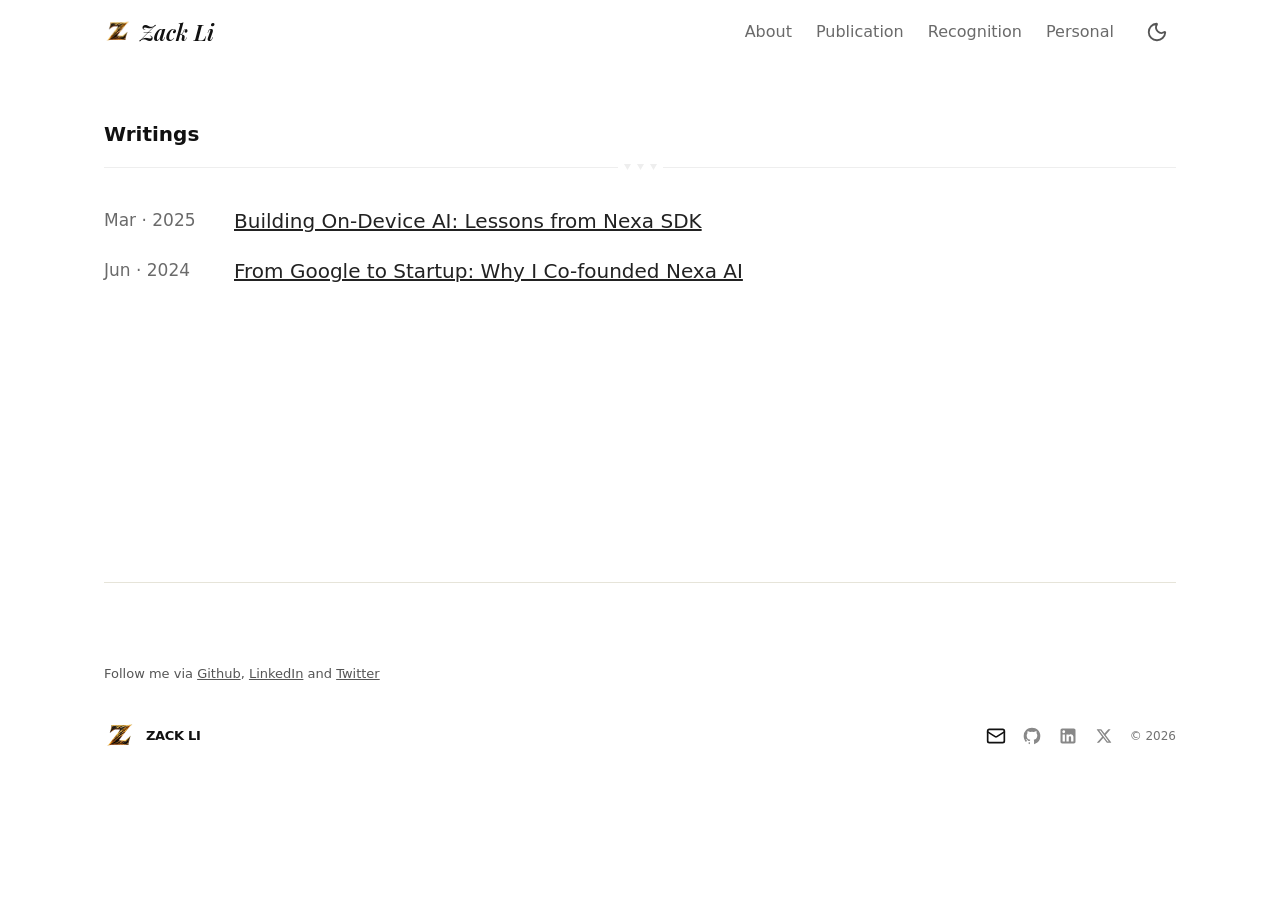
<file: writing/index.html>
<!DOCTYPE html><!--451eHwCKQ_A6vDu2UryI7--><html lang="en"><head><meta charSet="utf-8"/><meta name="viewport" content="width=device-width, initial-scale=1"/><link rel="preload" href="/_next/static/media/630e733d244c18c0-s.p.62846856.woff2" as="font" crossorigin="" type="font/woff2"/><link rel="preload" as="image" href="/logo.webp"/><link rel="stylesheet" href="/_next/static/chunks/5d77aff3d158f9f2.css" data-precedence="next"/><link rel="preload" as="script" fetchPriority="low" href="/_next/static/chunks/6fd986b95d2f220b.js"/><script src="/_next/static/chunks/e4aab19f6b549322.js" async=""></script><script src="/_next/static/chunks/94173a22f37cf42a.js" async=""></script><script src="/_next/static/chunks/a6c52985077423e8.js" async=""></script><script src="/_next/static/chunks/turbopack-c0f8e2773f505ff7.js" async=""></script><script src="/_next/static/chunks/4761f4c1ad765599.js" async=""></script><script src="/_next/static/chunks/33074d3ff5d0cd2d.js" async=""></script><script src="/_next/static/chunks/c4d90098b4abc498.js" async=""></script><script src="/_next/static/chunks/6b7c13baea8efd16.js" async=""></script><link rel="preload" href="https://www.googletagmanager.com/gtag/js?id=G-TYJ31ENHNH" as="script"/><meta name="next-size-adjust" content=""/><title>Zack Li | GenAI Inference @ Qualcomm</title><meta name="description" content="Zack Li — GenAI Inference @ Qualcomm. Ex-CTO &amp; co-founder of Nexa AI."/><meta name="application-name" content="Zack Li"/><link rel="author" href="https://zackli.ai"/><meta name="author" content="Zack Li"/><meta name="keywords" content="Zack Li,Zack,zhiyuan8,Zack Li Qualcomm,Zack Qualcomm,Zack Li Nexa AI,Zack Li Stanford,Nexa AI,Qualcomm,on-device AI,edge AI,generative AI inference,LLM inference,small language models,llama.cpp,Snapdragon Hexagon NPU,GenieX,Nexa SDK,Octopus model,Physical AI,AI hardware,machine learning engineer,scalable software architecture,Stanford"/><meta name="creator" content="Zack Li"/><meta name="publisher" content="Zack Li"/><meta name="robots" content="index, follow"/><meta name="googlebot" content="index, follow, max-video-preview:-1, max-image-preview:large, max-snippet:-1"/><meta name="category" content="technology"/><link rel="canonical" href="https://zackli.ai/"/><meta property="og:title" content="Zack Li | GenAI Inference @ Qualcomm"/><meta property="og:description" content="Zack Li — GenAI Inference @ Qualcomm. Ex-CTO &amp; co-founder of Nexa AI."/><meta property="og:url" content="https://zackli.ai/"/><meta property="og:site_name" content="Zack Li"/><meta property="og:locale" content="en_US"/><meta property="og:image" content="https://zackli.ai/home/selfie.webp"/><meta property="og:image:width" content="500"/><meta property="og:image:height" content="500"/><meta property="og:image:alt" content="Zack Li"/><meta property="og:type" content="profile"/><meta name="twitter:card" content="summary_large_image"/><meta name="twitter:creator" content="@zacklearner"/><meta name="twitter:title" content="Zack Li | GenAI Inference @ Qualcomm"/><meta name="twitter:description" content="Zack Li — GenAI Inference @ Qualcomm. Ex-CTO &amp; co-founder of Nexa AI."/><meta name="twitter:image" content="https://zackli.ai/home/selfie.webp"/><link rel="shortcut icon" href="/favicon.ico"/><link rel="icon" href="/favicon.ico?favicon.afb2e396.ico" sizes="64x64" type="image/x-icon"/><link rel="icon" href="/favicon.ico" sizes="any"/><link rel="icon" href="/icon.png" type="image/png"/><link rel="apple-touch-icon" href="/apple-icon.png"/><script src="/_next/static/chunks/a6dad97d9634a72d.js" noModule=""></script></head><body class="playfair_display_8ad37f1d-module__YYGiuq__variable antialiased"><div hidden=""><!--$--><!--/$--></div><script type="application/ld+json">{"@context":"https://schema.org","@graph":[{"@type":"Person","@id":"https://zackli.ai/#person","name":"Zack Li","alternateName":["Zack","zhiyuan8"],"additionalName":"zhiyuan8","givenName":"Zack","familyName":"Li","url":"https://zackli.ai","image":{"@type":"ImageObject","url":"https://zackli.ai/home/selfie.webp","contentUrl":"https://zackli.ai/home/selfie.webp","width":500,"height":500,"caption":"Zack Li"},"jobTitle":"Senior Staff Machine Learning Engineer","description":"Zack Li — GenAI Inference @ Qualcomm. Ex-CTO & co-founder of Nexa AI.","worksFor":{"@type":"Organization","name":"Qualcomm","url":"https://www.qualcomm.com"},"alumniOf":[{"@type":"CollegeOrUniversity","name":"Stanford University"},{"@type":"CollegeOrUniversity","name":"Tongji University"}],"knowsAbout":["On-device AI","Generative AI inference","Large language models","llama.cpp","Snapdragon Hexagon NPU","Physical AI","Scalable software architecture","AI hardware"],"sameAs":["https://github.com/zhiyuan8","https://www.linkedin.com/in/zackli4ai/","https://x.com/zacklearner","https://scholar.google.com/citations?user=KjCqFWMAAAAJ&hl=en","https://huggingface.co/NexaAI"]},{"@type":"WebSite","@id":"https://zackli.ai/#website","url":"https://zackli.ai","name":"Zack Li","description":"Zack Li — GenAI Inference @ Qualcomm. Ex-CTO & co-founder of Nexa AI.","publisher":{"@id":"https://zackli.ai/#person"},"inLanguage":"en-US"},{"@type":"SiteNavigationElement","@id":"https://zackli.ai/#nav","name":["Recognition","Publications","Personal","Projects"],"url":["https://zackli.ai/recognition/","https://zackli.ai/publication/","https://zackli.ai/personal/","https://zackli.ai/project/"]}]}</script><script>(function(){try{var t=localStorage.getItem('theme');var d=t?t==='dark':window.matchMedia('(prefers-color-scheme: dark)').matches;if(d)document.documentElement.classList.add('dark');}catch(e){}})();</script><header class="h-[64px] fixed top-0 left-0 right-0 z-50 bg-transparent"><div class="max-w-[var(--content-width)] mx-auto h-full flex items-center px-6"><a aria-label="Zack Li — home" class="flex items-center gap-2 cursor-pointer group" href="/"><img alt="Zack Li logo" width="30" height="30" decoding="async" data-nimg="1" class="w-7 h-7 transition-transform duration-300 group-hover:scale-105" style="color:transparent" src="/logo.webp"/><span class="[font-family:var(--font-playfair)] italic font-semibold text-xl md:text-[22px] text-[#111] leading-none">Zack Li</span></a><div class="flex-1"></div><nav class="hidden md:flex items-center gap-6"><a class="cursor-pointer text-[16px] hover:text-[#111] relative text-[#888]" href="/about/">About</a><a class="cursor-pointer text-[16px] hover:text-[#111] relative text-[#888]" href="/publication/">Publication</a><a class="cursor-pointer text-[16px] hover:text-[#111] relative text-[#888]" href="/recognition/">Recognition</a><a class="cursor-pointer text-[16px] hover:text-[#111] relative text-[#888]" href="/personal/">Personal</a></nav><div class="ml-2 md:ml-6"><button type="button" aria-label="Toggle dark mode" class="p-2 rounded-md text-[#555] hover:text-[#111] cursor-pointer transition-colors"><svg xmlns="http://www.w3.org/2000/svg" width="22" height="22" viewBox="0 0 24 24" fill="none" stroke="currentColor" stroke-width="2" stroke-linecap="round" stroke-linejoin="round" class="lucide lucide-moon dark:hidden" aria-hidden="true"><path d="M20.985 12.486a9 9 0 1 1-9.473-9.472c.405-.022.617.46.402.803a6 6 0 0 0 8.268 8.268c.344-.215.825-.004.803.401"></path></svg><svg xmlns="http://www.w3.org/2000/svg" width="22" height="22" viewBox="0 0 24 24" fill="none" stroke="currentColor" stroke-width="2" stroke-linecap="round" stroke-linejoin="round" class="lucide lucide-sun hidden dark:block" aria-hidden="true"><circle cx="12" cy="12" r="4"></circle><path d="M12 2v2"></path><path d="M12 20v2"></path><path d="m4.93 4.93 1.41 1.41"></path><path d="m17.66 17.66 1.41 1.41"></path><path d="M2 12h2"></path><path d="M20 12h2"></path><path d="m6.34 17.66-1.41 1.41"></path><path d="m19.07 4.93-1.41 1.41"></path></svg></button></div><button class="md:hidden p-2 -mr-2 cursor-pointer" aria-label="Toggle menu"><svg xmlns="http://www.w3.org/2000/svg" width="22" height="22" viewBox="0 0 24 24" fill="none" stroke="currentColor" stroke-width="2" stroke-linecap="round" stroke-linejoin="round" class="lucide lucide-menu" aria-hidden="true"><path d="M4 5h16"></path><path d="M4 12h16"></path><path d="M4 19h16"></path></svg></button></div></header><div class="mt-[64px] min-h-[calc(100vh-422px)]"><div class="container-small"><div class="flex flex-col gap-4 mb-8 pt-14"><div class="flex items-center justify-between"><div><h1 class="text-xl md:text-[20px] font-semibold">Writings</h1></div></div><div class="flex items-center gap-1.5"><div class="bg-[#EEEEEE] flex-1 h-px"></div><div><img alt="" loading="lazy" width="7" height="6" decoding="async" data-nimg="1" class="dark:opacity-20" style="color:transparent" src="/project/polygon.svg"/></div><div><img alt="" loading="lazy" width="7" height="6" decoding="async" data-nimg="1" class="dark:opacity-20" style="color:transparent" src="/project/polygon.svg"/></div><div><img alt="" loading="lazy" width="7" height="6" decoding="async" data-nimg="1" class="dark:opacity-20" style="color:transparent" src="/project/polygon.svg"/></div><div class="bg-[#EEEEEE] flex-1 h-px"></div></div></div><div><div class="flex flex-col gap-3"><div><div class="flex items-center gap-5 cursor-pointer group py-1"><span class="w-[80px] md:w-[110px] flex-shrink-0 text-[13px] md:text-[17px] text-[#888]">Mar · 2025</span><span class="line-clamp-1 underline text-[#222] text-[15px] md:text-[20px] font-medium group-hover:text-[#111] transition-colors duration-300">Building On-Device AI: Lessons from Nexa SDK</span></div></div><div><div class="flex items-center gap-5 cursor-pointer group py-1"><span class="w-[80px] md:w-[110px] flex-shrink-0 text-[13px] md:text-[17px] text-[#888]">Jun · 2024</span><span class="line-clamp-1 underline text-[#222] text-[15px] md:text-[20px] font-medium group-hover:text-[#111] transition-colors duration-300">From Google to Startup: Why I Co-founded Nexa AI</span></div></div></div></div></div><!--$--><!--/$--></div><div class="container-small"><div class="!mt-10 !mb-20 h-px bg-[#E6E4D9]"></div><div><div class="flex flex-col gap-4"><p class="text-[13px] text-[#555] leading-relaxed">Follow me via<!-- --> <a href="https://github.com/zhiyuan8" target="_blank" rel="noopener noreferrer" class="underline hover:text-[#111] transition-colors duration-300">Github</a>,<!-- --> <a href="https://www.linkedin.com/in/zackli4ai/" target="_blank" rel="noopener noreferrer" class="underline hover:text-[#111] transition-colors duration-300">LinkedIn</a> and<!-- --> <a href="https://x.com/zacklearner" target="_blank" rel="noopener noreferrer" class="underline hover:text-[#111] transition-colors duration-300">Twitter</a></p></div></div><div><div class="flex flex-col gap-4 py-9"><div class="flex flex-col sm:flex-row items-start sm:items-center justify-between gap-4"><div class="flex items-center gap-2.5"><img alt="Zack Li logo" loading="lazy" width="32" height="32" decoding="async" data-nimg="1" class="rounded-md" style="color:transparent" src="/home/z-logo.webp"/><span class="text-[13px] font-semibold tracking-tight">ZACK LI</span></div><div class="flex items-center gap-4"><div><button type="button" aria-label="Send me an email" class="flex items-center cursor-pointer text-[#111]"><svg xmlns="http://www.w3.org/2000/svg" width="20" height="20" viewBox="0 0 24 24" fill="none" stroke="currentColor" stroke-width="2" stroke-linecap="round" stroke-linejoin="round" class="lucide lucide-mail" aria-hidden="true"><path d="m22 7-8.991 5.727a2 2 0 0 1-2.009 0L2 7"></path><rect x="2" y="4" width="20" height="16" rx="2"></rect></svg></button></div><div><a href="https://github.com/zhiyuan8" target="_blank" rel="noopener noreferrer"><img alt="github" loading="lazy" width="20" height="20" decoding="async" data-nimg="1" class="cursor-pointer" style="color:transparent" src="/home/icon_github.svg"/></a></div><div><a href="https://www.linkedin.com/in/zackli4ai/" target="_blank" rel="noopener noreferrer"><img alt="linkedin" loading="lazy" width="20" height="20" decoding="async" data-nimg="1" class="cursor-pointer" style="color:transparent" src="/home/icon_linkedin.svg"/></a></div><div><a href="https://x.com/zacklearner" target="_blank" rel="noopener noreferrer"><img alt="twitter" loading="lazy" width="20" height="20" decoding="async" data-nimg="1" class="cursor-pointer" style="color:transparent" src="/home/icon_twitter.svg"/></a></div><span class="text-[12px] text-[#999]">© 2026</span></div></div></div></div></div><!--$!--><template data-dgst="BAILOUT_TO_CLIENT_SIDE_RENDERING"></template><!--/$--><script src="/_next/static/chunks/6fd986b95d2f220b.js" id="_R_" async=""></script><script>(self.__next_f=self.__next_f||[]).push([0])</script><script>self.__next_f.push([1,"1:\"$Sreact.fragment\"\n3:I[14686,[\"/_next/static/chunks/4761f4c1ad765599.js\"],\"default\"]\n4:I[3097,[\"/_next/static/chunks/33074d3ff5d0cd2d.js\",\"/_next/static/chunks/c4d90098b4abc498.js\"],\"default\"]\n5:I[99299,[\"/_next/static/chunks/33074d3ff5d0cd2d.js\",\"/_next/static/chunks/c4d90098b4abc498.js\"],\"default\"]\nc:I[16153,[],\"default\"]\n:HL[\"/_next/static/chunks/5d77aff3d158f9f2.css\",\"style\"]\n:HL[\"/_next/static/media/630e733d244c18c0-s.p.62846856.woff2\",\"font\",{\"crossOrigin\":\"\",\"type\":\"font/woff2\"}]\n2:T683,"])</script><script>self.__next_f.push([1,"{\"@context\":\"https://schema.org\",\"@graph\":[{\"@type\":\"Person\",\"@id\":\"https://zackli.ai/#person\",\"name\":\"Zack Li\",\"alternateName\":[\"Zack\",\"zhiyuan8\"],\"additionalName\":\"zhiyuan8\",\"givenName\":\"Zack\",\"familyName\":\"Li\",\"url\":\"https://zackli.ai\",\"image\":{\"@type\":\"ImageObject\",\"url\":\"https://zackli.ai/home/selfie.webp\",\"contentUrl\":\"https://zackli.ai/home/selfie.webp\",\"width\":500,\"height\":500,\"caption\":\"Zack Li\"},\"jobTitle\":\"Senior Staff Machine Learning Engineer\",\"description\":\"Zack Li — GenAI Inference @ Qualcomm. Ex-CTO \u0026 co-founder of Nexa AI.\",\"worksFor\":{\"@type\":\"Organization\",\"name\":\"Qualcomm\",\"url\":\"https://www.qualcomm.com\"},\"alumniOf\":[{\"@type\":\"CollegeOrUniversity\",\"name\":\"Stanford University\"},{\"@type\":\"CollegeOrUniversity\",\"name\":\"Tongji University\"}],\"knowsAbout\":[\"On-device AI\",\"Generative AI inference\",\"Large language models\",\"llama.cpp\",\"Snapdragon Hexagon NPU\",\"Physical AI\",\"Scalable software architecture\",\"AI hardware\"],\"sameAs\":[\"https://github.com/zhiyuan8\",\"https://www.linkedin.com/in/zackli4ai/\",\"https://x.com/zacklearner\",\"https://scholar.google.com/citations?user=KjCqFWMAAAAJ\u0026hl=en\",\"https://huggingface.co/NexaAI\"]},{\"@type\":\"WebSite\",\"@id\":\"https://zackli.ai/#website\",\"url\":\"https://zackli.ai\",\"name\":\"Zack Li\",\"description\":\"Zack Li — GenAI Inference @ Qualcomm. Ex-CTO \u0026 co-founder of Nexa AI.\",\"publisher\":{\"@id\":\"https://zackli.ai/#person\"},\"inLanguage\":\"en-US\"},{\"@type\":\"SiteNavigationElement\",\"@id\":\"https://zackli.ai/#nav\",\"name\":[\"Recognition\",\"Publications\",\"Personal\",\"Projects\"],\"url\":[\"https://zackli.ai/recognition/\",\"https://zackli.ai/publication/\",\"https://zackli.ai/personal/\",\"https://zackli.ai/project/\"]}]}"])</script><script>self.__next_f.push([1,"0:{\"P\":null,\"b\":\"451eHwCKQ_A6vDu2UryI7\",\"c\":[\"\",\"writing\",\"\"],\"q\":\"\",\"i\":false,\"f\":[[[\"\",{\"children\":[\"writing\",{\"children\":[\"__PAGE__\",{}]}]},\"$undefined\",\"$undefined\",true],[[\"$\",\"$1\",\"c\",{\"children\":[[[\"$\",\"link\",\"0\",{\"rel\":\"stylesheet\",\"href\":\"/_next/static/chunks/5d77aff3d158f9f2.css\",\"precedence\":\"next\",\"crossOrigin\":\"$undefined\",\"nonce\":\"$undefined\"}],[\"$\",\"script\",\"script-0\",{\"src\":\"/_next/static/chunks/4761f4c1ad765599.js\",\"async\":true,\"nonce\":\"$undefined\"}]],[\"$\",\"html\",null,{\"lang\":\"en\",\"children\":[\"$\",\"body\",null,{\"className\":\"playfair_display_8ad37f1d-module__YYGiuq__variable antialiased\",\"children\":[[\"$\",\"script\",null,{\"type\":\"application/ld+json\",\"dangerouslySetInnerHTML\":{\"__html\":\"$2\"}}],[\"$\",\"script\",null,{\"dangerouslySetInnerHTML\":{\"__html\":\"(function(){try{var t=localStorage.getItem('theme');var d=t?t==='dark':window.matchMedia('(prefers-color-scheme: dark)').matches;if(d)document.documentElement.classList.add('dark');}catch(e){}})();\"}}],[\"$\",\"$L3\",null,{}],[\"$\",\"div\",null,{\"className\":\"mt-[64px] min-h-[calc(100vh-422px)]\",\"children\":[\"$\",\"$L4\",null,{\"parallelRouterKey\":\"children\",\"error\":\"$undefined\",\"errorStyles\":\"$undefined\",\"errorScripts\":\"$undefined\",\"template\":[\"$\",\"$L5\",null,{}],\"templateStyles\":\"$undefined\",\"templateScripts\":\"$undefined\",\"notFound\":[[[\"$\",\"title\",null,{\"children\":\"404: This page could not be found.\"}],[\"$\",\"div\",null,{\"style\":{\"fontFamily\":\"system-ui,\\\"Segoe UI\\\",Roboto,Helvetica,Arial,sans-serif,\\\"Apple Color Emoji\\\",\\\"Segoe UI Emoji\\\"\",\"height\":\"100vh\",\"textAlign\":\"center\",\"display\":\"flex\",\"flexDirection\":\"column\",\"alignItems\":\"center\",\"justifyContent\":\"center\"},\"children\":[\"$\",\"div\",null,{\"children\":[[\"$\",\"style\",null,{\"dangerouslySetInnerHTML\":{\"__html\":\"body{color:#000;background:#fff;margin:0}.next-error-h1{border-right:1px solid rgba(0,0,0,.3)}@media (prefers-color-scheme:dark){body{color:#fff;background:#000}.next-error-h1{border-right:1px solid rgba(255,255,255,.3)}}\"}}],[\"$\",\"h1\",null,{\"className\":\"next-error-h1\",\"style\":{\"display\":\"inline-block\",\"margin\":\"0 20px 0 0\",\"padding\":\"0 23px 0 0\",\"fontSize\":24,\"fontWeight\":500,\"verticalAlign\":\"top\",\"lineHeight\":\"49px\"},\"children\":404}],[\"$\",\"div\",null,{\"style\":{\"display\":\"inline-block\"},\"children\":\"$L6\"}]]}]}]],[]],\"forbidden\":\"$undefined\",\"unauthorized\":\"$undefined\"}]}],\"$L7\",\"$L8\"]}]}]]}],{\"children\":[\"$L9\",{\"children\":[\"$La\",{},null,false,false]},null,false,false]},null,false,false],\"$Lb\",false]],\"m\":\"$undefined\",\"G\":[\"$c\",[]],\"S\":true}\n"])</script><script>self.__next_f.push([1,"d:I[58414,[\"/_next/static/chunks/4761f4c1ad765599.js\"],\"default\"]\ne:I[66440,[\"/_next/static/chunks/4761f4c1ad765599.js\"],\"Analytics\"]\nf:I[29176,[\"/_next/static/chunks/4761f4c1ad765599.js\",\"/_next/static/chunks/6b7c13baea8efd16.js\"],\"default\"]\n10:I[98039,[\"/_next/static/chunks/4761f4c1ad765599.js\",\"/_next/static/chunks/6b7c13baea8efd16.js\"],\"ProjectList\"]\n11:I[36345,[\"/_next/static/chunks/33074d3ff5d0cd2d.js\",\"/_next/static/chunks/c4d90098b4abc498.js\"],\"OutletBoundary\"]\n12:\"$Sreact.suspense\"\n14:I[36345,[\"/_next/static/chunks/33074d3ff5d0cd2d.js\",\"/_next/static/chunks/c4d90098b4abc498.js\"],\"ViewportBoundary\"]\n16:I[36345,[\"/_next/static/chunks/33074d3ff5d0cd2d.js\",\"/_next/static/chunks/c4d90098b4abc498.js\"],\"MetadataBoundary\"]\n6:[\"$\",\"h2\",null,{\"style\":{\"fontSize\":14,\"fontWeight\":400,\"lineHeight\":\"49px\",\"margin\":0},\"children\":\"This page could not be found.\"}]\n7:[\"$\",\"$Ld\",null,{}]\n8:[\"$\",\"$Le\",null,{}]\n9:[\"$\",\"$1\",\"c\",{\"children\":[null,[\"$\",\"$L4\",null,{\"parallelRouterKey\":\"children\",\"error\":\"$undefined\",\"errorStyles\":\"$undefined\",\"errorScripts\":\"$undefined\",\"template\":[\"$\",\"$L5\",null,{}],\"templateStyles\":\"$undefined\",\"templateScripts\":\"$undefined\",\"notFound\":\"$undefined\",\"forbidden\":\"$undefined\",\"unauthorized\":\"$undefined\"}]]}]\na:[\"$\",\"$1\",\"c\",{\"children\":[[\"$\",\"$Lf\",null,{\"title\":\"Writings\",\"children\":[\"$\",\"$L10\",null,{\"group\":\"Writing\",\"limit\":20}]}],[[\"$\",\"script\",\"script-0\",{\"src\":\"/_next/static/chunks/6b7c13baea8efd16.js\",\"async\":true,\"nonce\":\"$undefined\"}]],[\"$\",\"$L11\",null,{\"children\":[\"$\",\"$12\",null,{\"name\":\"Next.MetadataOutlet\",\"children\":\"$@13\"}]}]]}]\nb:[\"$\",\"$1\",\"h\",{\"children\":[null,[\"$\",\"$L14\",null,{\"children\":\"$L15\"}],[\"$\",\"div\",null,{\"hidden\":true,\"children\":[\"$\",\"$L16\",null,{\"children\":[\"$\",\"$12\",null,{\"name\":\"Next.Metadata\",\"children\":\"$L17\"}]}]}],[\"$\",\"meta\",null,{\"name\":\"next-size-adjust\",\"content\":\"\"}]]}]\n"])</script><script>self.__next_f.push([1,"15:[[\"$\",\"meta\",\"0\",{\"charSet\":\"utf-8\"}],[\"$\",\"meta\",\"1\",{\"name\":\"viewport\",\"content\":\"width=device-width, initial-scale=1\"}]]\n"])</script><script>self.__next_f.push([1,"18:I[20414,[\"/_next/static/chunks/33074d3ff5d0cd2d.js\",\"/_next/static/chunks/c4d90098b4abc498.js\"],\"IconMark\"]\n13:null\n"])</script><script>self.__next_f.push([1,"17:[[\"$\",\"title\",\"0\",{\"children\":\"Zack Li | GenAI Inference @ Qualcomm\"}],[\"$\",\"meta\",\"1\",{\"name\":\"description\",\"content\":\"Zack Li — GenAI Inference @ Qualcomm. Ex-CTO \u0026 co-founder of Nexa AI.\"}],[\"$\",\"meta\",\"2\",{\"name\":\"application-name\",\"content\":\"Zack Li\"}],[\"$\",\"link\",\"3\",{\"rel\":\"author\",\"href\":\"https://zackli.ai\"}],[\"$\",\"meta\",\"4\",{\"name\":\"author\",\"content\":\"Zack Li\"}],[\"$\",\"meta\",\"5\",{\"name\":\"keywords\",\"content\":\"Zack Li,Zack,zhiyuan8,Zack Li Qualcomm,Zack Qualcomm,Zack Li Nexa AI,Zack Li Stanford,Nexa AI,Qualcomm,on-device AI,edge AI,generative AI inference,LLM inference,small language models,llama.cpp,Snapdragon Hexagon NPU,GenieX,Nexa SDK,Octopus model,Physical AI,AI hardware,machine learning engineer,scalable software architecture,Stanford\"}],[\"$\",\"meta\",\"6\",{\"name\":\"creator\",\"content\":\"Zack Li\"}],[\"$\",\"meta\",\"7\",{\"name\":\"publisher\",\"content\":\"Zack Li\"}],[\"$\",\"meta\",\"8\",{\"name\":\"robots\",\"content\":\"index, follow\"}],[\"$\",\"meta\",\"9\",{\"name\":\"googlebot\",\"content\":\"index, follow, max-video-preview:-1, max-image-preview:large, max-snippet:-1\"}],[\"$\",\"meta\",\"10\",{\"name\":\"category\",\"content\":\"technology\"}],[\"$\",\"link\",\"11\",{\"rel\":\"canonical\",\"href\":\"https://zackli.ai/\"}],[\"$\",\"meta\",\"12\",{\"property\":\"og:title\",\"content\":\"Zack Li | GenAI Inference @ Qualcomm\"}],[\"$\",\"meta\",\"13\",{\"property\":\"og:description\",\"content\":\"Zack Li — GenAI Inference @ Qualcomm. Ex-CTO \u0026 co-founder of Nexa AI.\"}],[\"$\",\"meta\",\"14\",{\"property\":\"og:url\",\"content\":\"https://zackli.ai/\"}],[\"$\",\"meta\",\"15\",{\"property\":\"og:site_name\",\"content\":\"Zack Li\"}],[\"$\",\"meta\",\"16\",{\"property\":\"og:locale\",\"content\":\"en_US\"}],[\"$\",\"meta\",\"17\",{\"property\":\"og:image\",\"content\":\"https://zackli.ai/home/selfie.webp\"}],[\"$\",\"meta\",\"18\",{\"property\":\"og:image:width\",\"content\":\"500\"}],[\"$\",\"meta\",\"19\",{\"property\":\"og:image:height\",\"content\":\"500\"}],[\"$\",\"meta\",\"20\",{\"property\":\"og:image:alt\",\"content\":\"Zack Li\"}],[\"$\",\"meta\",\"21\",{\"property\":\"og:type\",\"content\":\"profile\"}],[\"$\",\"meta\",\"22\",{\"name\":\"twitter:card\",\"content\":\"summary_large_image\"}],[\"$\",\"meta\",\"23\",{\"name\":\"twitter:creator\",\"content\":\"@zacklearner\"}],[\"$\",\"meta\",\"24\",{\"name\":\"twitter:title\",\"content\":\"Zack Li | GenAI Inference @ Qualcomm\"}],[\"$\",\"meta\",\"25\",{\"name\":\"twitter:description\",\"content\":\"Zack Li — GenAI Inference @ Qualcomm. Ex-CTO \u0026 co-founder of Nexa AI.\"}],[\"$\",\"meta\",\"26\",{\"name\":\"twitter:image\",\"content\":\"https://zackli.ai/home/selfie.webp\"}],[\"$\",\"link\",\"27\",{\"rel\":\"shortcut icon\",\"href\":\"/favicon.ico\"}],[\"$\",\"link\",\"28\",{\"rel\":\"icon\",\"href\":\"/favicon.ico?favicon.afb2e396.ico\",\"sizes\":\"64x64\",\"type\":\"image/x-icon\"}],[\"$\",\"link\",\"29\",{\"rel\":\"icon\",\"href\":\"/favicon.ico\",\"sizes\":\"any\"}],[\"$\",\"link\",\"30\",{\"rel\":\"icon\",\"href\":\"/icon.png\",\"type\":\"image/png\"}],[\"$\",\"link\",\"31\",{\"rel\":\"apple-touch-icon\",\"href\":\"/apple-icon.png\"}],[\"$\",\"$L18\",\"32\",{}]]\n"])</script></body></html>
</file>
<file: _next/static/chunks/5d77aff3d158f9f2.css>
@font-face{font-family:Playfair Display;font-style:italic;font-weight:600;font-display:swap;src:url(../media/6b77d43cb7cb8854-s.8d75c30a.woff2)format("woff2");unicode-range:U+301,U+400-45F,U+490-491,U+4B0-4B1,U+2116}@font-face{font-family:Playfair Display;font-style:italic;font-weight:600;font-display:swap;src:url(../media/8c1aae12ca4afad7-s.26da9907.woff2)format("woff2");unicode-range:U+102-103,U+110-111,U+128-129,U+168-169,U+1A0-1A1,U+1AF-1B0,U+300-301,U+303-304,U+308-309,U+323,U+329,U+1EA0-1EF9,U+20AB}@font-face{font-family:Playfair Display;font-style:italic;font-weight:600;font-display:swap;src:url(../media/0e1c3e8dfc1dcd52-s.b9235aab.woff2)format("woff2");unicode-range:U+100-2BA,U+2BD-2C5,U+2C7-2CC,U+2CE-2D7,U+2DD-2FF,U+304,U+308,U+329,U+1D00-1DBF,U+1E00-1E9F,U+1EF2-1EFF,U+2020,U+20A0-20AB,U+20AD-20C0,U+2113,U+2C60-2C7F,U+A720-A7FF}@font-face{font-family:Playfair Display;font-style:italic;font-weight:600;font-display:swap;src:url(../media/630e733d244c18c0-s.p.62846856.woff2)format("woff2");unicode-range:U+??,U+131,U+152-153,U+2BB-2BC,U+2C6,U+2DA,U+2DC,U+304,U+308,U+329,U+2000-206F,U+20AC,U+2122,U+2191,U+2193,U+2212,U+2215,U+FEFF,U+FFFD}@font-face{font-family:Playfair Display Fallback;src:local(Times New Roman);ascent-override:97.25%;descent-override:22.56%;line-gap-override:0.0%;size-adjust:111.26%}.playfair_display_8ad37f1d-module__YYGiuq__className{font-family:Playfair Display,Playfair Display Fallback;font-style:italic;font-weight:600}.playfair_display_8ad37f1d-module__YYGiuq__variable{--font-playfair:"Playfair Display","Playfair Display Fallback"}
@layer properties{@supports (((-webkit-hyphens:none)) and (not (margin-trim:inline))) or ((-moz-orient:inline) and (not (color:rgb(from red r g b)))){*,:before,:after,::backdrop{--tw-translate-x:0;--tw-translate-y:0;--tw-translate-z:0;--tw-scale-x:1;--tw-scale-y:1;--tw-scale-z:1;--tw-rotate-x:initial;--tw-rotate-y:initial;--tw-rotate-z:initial;--tw-skew-x:initial;--tw-skew-y:initial;--tw-border-style:solid;--tw-gradient-position:initial;--tw-gradient-from:#0000;--tw-gradient-via:#0000;--tw-gradient-to:#0000;--tw-gradient-stops:initial;--tw-gradient-via-stops:initial;--tw-gradient-from-position:0%;--tw-gradient-via-position:50%;--tw-gradient-to-position:100%;--tw-leading:initial;--tw-font-weight:initial;--tw-tracking:initial;--tw-ordinal:initial;--tw-slashed-zero:initial;--tw-numeric-figure:initial;--tw-numeric-spacing:initial;--tw-numeric-fraction:initial;--tw-shadow:0 0 #0000;--tw-shadow-color:initial;--tw-shadow-alpha:100%;--tw-inset-shadow:0 0 #0000;--tw-inset-shadow-color:initial;--tw-inset-shadow-alpha:100%;--tw-ring-color:initial;--tw-ring-shadow:0 0 #0000;--tw-inset-ring-color:initial;--tw-inset-ring-shadow:0 0 #0000;--tw-ring-inset:initial;--tw-ring-offset-width:0px;--tw-ring-offset-color:#fff;--tw-ring-offset-shadow:0 0 #0000;--tw-blur:initial;--tw-brightness:initial;--tw-contrast:initial;--tw-grayscale:initial;--tw-hue-rotate:initial;--tw-invert:initial;--tw-opacity:initial;--tw-saturate:initial;--tw-sepia:initial;--tw-drop-shadow:initial;--tw-drop-shadow-color:initial;--tw-drop-shadow-alpha:100%;--tw-drop-shadow-size:initial;--tw-backdrop-blur:initial;--tw-backdrop-brightness:initial;--tw-backdrop-contrast:initial;--tw-backdrop-grayscale:initial;--tw-backdrop-hue-rotate:initial;--tw-backdrop-invert:initial;--tw-backdrop-opacity:initial;--tw-backdrop-saturate:initial;--tw-backdrop-sepia:initial;--tw-duration:initial;--tw-ease:initial}}}@layer theme{:root,:host{--font-sans:ui-sans-serif,system-ui,sans-serif,"Apple Color Emoji","Segoe UI Emoji","Segoe UI Symbol","Noto Color Emoji";--font-mono:ui-monospace,SFMono-Regular,Menlo,Monaco,Consolas,"Liberation Mono","Courier New",monospace;--color-black:#000;--color-white:#fff;--spacing:.25rem;--text-sm:.875rem;--text-sm--line-height:calc(1.25/.875);--text-base:1rem;--text-base--line-height:calc(1.5/1);--text-lg:1.125rem;--text-lg--line-height:calc(1.75/1.125);--text-xl:1.25rem;--text-xl--line-height:calc(1.75/1.25);--text-2xl:1.5rem;--text-2xl--line-height:calc(2/1.5);--font-weight-medium:500;--font-weight-semibold:600;--font-weight-bold:700;--tracking-tight:-.025em;--tracking-wide:.025em;--leading-snug:1.375;--leading-relaxed:1.625;--radius-md:.375rem;--radius-lg:.5rem;--radius-xl:.75rem;--radius-2xl:1rem;--ease-out:cubic-bezier(0,0,.2,1);--blur-lg:16px;--blur-xl:24px;--blur-2xl:40px;--aspect-video:16/9;--default-transition-duration:.15s;--default-transition-timing-function:cubic-bezier(.4,0,.2,1);--default-font-family:var(--font-sans);--default-mono-font-family:var(--font-mono)}}@layer base{*,:after,:before,::backdrop{box-sizing:border-box;border:0 solid;margin:0;padding:0}::file-selector-button{box-sizing:border-box;border:0 solid;margin:0;padding:0}html,:host{-webkit-text-size-adjust:100%;tab-size:4;line-height:1.5;font-family:var(--default-font-family,ui-sans-serif,system-ui,sans-serif,"Apple Color Emoji","Segoe UI Emoji","Segoe UI Symbol","Noto Color Emoji");font-feature-settings:var(--default-font-feature-settings,normal);font-variation-settings:var(--default-font-variation-settings,normal);-webkit-tap-highlight-color:transparent}hr{height:0;color:inherit;border-top-width:1px}abbr:where([title]){-webkit-text-decoration:underline dotted;text-decoration:underline dotted}h1,h2,h3,h4,h5,h6{font-size:inherit;font-weight:inherit}a{color:inherit;-webkit-text-decoration:inherit;-webkit-text-decoration:inherit;-webkit-text-decoration:inherit;-webkit-text-decoration:inherit;text-decoration:inherit}b,strong{font-weight:bolder}code,kbd,samp,pre{font-family:var(--default-mono-font-family,ui-monospace,SFMono-Regular,Menlo,Monaco,Consolas,"Liberation Mono","Courier New",monospace);font-feature-settings:var(--default-mono-font-feature-settings,normal);font-variation-settings:var(--default-mono-font-variation-settings,normal);font-size:1em}small{font-size:80%}sub,sup{vertical-align:baseline;font-size:75%;line-height:0;position:relative}sub{bottom:-.25em}sup{top:-.5em}table{text-indent:0;border-color:inherit;border-collapse:collapse}:-moz-focusring{outline:auto}progress{vertical-align:baseline}summary{display:list-item}ol,ul,menu{list-style:none}img,svg,video,canvas,audio,iframe,embed,object{vertical-align:middle;display:block}img,video{max-width:100%;height:auto}button,input,select,optgroup,textarea{font:inherit;font-feature-settings:inherit;font-variation-settings:inherit;letter-spacing:inherit;color:inherit;opacity:1;background-color:#0000;border-radius:0}::file-selector-button{font:inherit;font-feature-settings:inherit;font-variation-settings:inherit;letter-spacing:inherit;color:inherit;opacity:1;background-color:#0000;border-radius:0}:where(select:is([multiple],[size])) optgroup{font-weight:bolder}:where(select:is([multiple],[size])) optgroup option{padding-inline-start:20px}::file-selector-button{margin-inline-end:4px}::placeholder{opacity:1}@supports (not ((-webkit-appearance:-apple-pay-button))) or (contain-intrinsic-size:1px){::placeholder{color:currentColor}@supports (color:color-mix(in lab, red, red)){::placeholder{color:color-mix(in oklab,currentcolor 50%,transparent)}}}textarea{resize:vertical}::-webkit-search-decoration{-webkit-appearance:none}::-webkit-date-and-time-value{min-height:1lh;text-align:inherit}::-webkit-datetime-edit{display:inline-flex}::-webkit-datetime-edit-fields-wrapper{padding:0}::-webkit-datetime-edit{padding-block:0}::-webkit-datetime-edit-year-field{padding-block:0}::-webkit-datetime-edit-month-field{padding-block:0}::-webkit-datetime-edit-day-field{padding-block:0}::-webkit-datetime-edit-hour-field{padding-block:0}::-webkit-datetime-edit-minute-field{padding-block:0}::-webkit-datetime-edit-second-field{padding-block:0}::-webkit-datetime-edit-millisecond-field{padding-block:0}::-webkit-datetime-edit-meridiem-field{padding-block:0}::-webkit-calendar-picker-indicator{line-height:1}:-moz-ui-invalid{box-shadow:none}button,input:where([type=button],[type=reset],[type=submit]){appearance:button}::file-selector-button{appearance:button}::-webkit-inner-spin-button{height:auto}::-webkit-outer-spin-button{height:auto}[hidden]:where(:not([hidden=until-found])){display:none!important}}@layer components;@layer utilities{.pointer-events-none{pointer-events:none}.invisible{visibility:hidden}.visible{visibility:visible}.sr-only{clip-path:inset(50%);white-space:nowrap;border-width:0;width:1px;height:1px;margin:-1px;padding:0;position:absolute;overflow:hidden}.absolute{position:absolute}.fixed{position:fixed}.relative{position:relative}.static{position:static}.inset-0{inset:calc(var(--spacing)*0)}.inset-x-0{inset-inline:calc(var(--spacing)*0)}.-top-10{top:calc(var(--spacing)*-10)}.top-0{top:calc(var(--spacing)*0)}.top-\[64px\]{top:64px}.-right-10{right:calc(var(--spacing)*-10)}.right-0{right:calc(var(--spacing)*0)}.-bottom-1{bottom:calc(var(--spacing)*-1)}.bottom-0{bottom:calc(var(--spacing)*0)}.left-0{left:calc(var(--spacing)*0)}.left-1\/2{left:50%}.z-40{z-index:40}.z-50{z-index:50}.clear-both{clear:both}.container{width:100%}@media (min-width:40rem){.container{max-width:40rem}}@media (min-width:48rem){.container{max-width:48rem}}@media (min-width:64rem){.container{max-width:64rem}}@media (min-width:80rem){.container{max-width:80rem}}@media (min-width:96rem){.container{max-width:96rem}}.mx-auto{margin-inline:auto}.my-6{margin-block:calc(var(--spacing)*6)}.\!mt-10{margin-top:calc(var(--spacing)*10)!important}.-mt-2{margin-top:calc(var(--spacing)*-2)}.mt-1{margin-top:calc(var(--spacing)*1)}.mt-1\.5{margin-top:calc(var(--spacing)*1.5)}.mt-2{margin-top:calc(var(--spacing)*2)}.mt-4{margin-top:calc(var(--spacing)*4)}.mt-6{margin-top:calc(var(--spacing)*6)}.mt-8{margin-top:calc(var(--spacing)*8)}.mt-\[0\.55em\]{margin-top:.55em}.mt-\[4px\]{margin-top:4px}.mt-\[7px\]{margin-top:7px}.mt-\[8px\]{margin-top:8px}.mt-\[48px\]{margin-top:48px}.mt-\[64px\]{margin-top:64px}.mt-auto{margin-top:auto}.-mr-2{margin-right:calc(var(--spacing)*-2)}.mr-4{margin-right:calc(var(--spacing)*4)}.\!mb-20{margin-bottom:calc(var(--spacing)*20)!important}.mb-1{margin-bottom:calc(var(--spacing)*1)}.mb-1\.5{margin-bottom:calc(var(--spacing)*1.5)}.mb-2{margin-bottom:calc(var(--spacing)*2)}.mb-4{margin-bottom:calc(var(--spacing)*4)}.mb-5{margin-bottom:calc(var(--spacing)*5)}.mb-6{margin-bottom:calc(var(--spacing)*6)}.mb-8{margin-bottom:calc(var(--spacing)*8)}.mb-9{margin-bottom:calc(var(--spacing)*9)}.mb-10{margin-bottom:calc(var(--spacing)*10)}.mb-14{margin-bottom:calc(var(--spacing)*14)}.mb-\[60px\]{margin-bottom:60px}.ml-2{margin-left:calc(var(--spacing)*2)}.line-clamp-1{-webkit-line-clamp:1;-webkit-box-orient:vertical;display:-webkit-box;overflow:hidden}.line-clamp-2{-webkit-line-clamp:2;-webkit-box-orient:vertical;display:-webkit-box;overflow:hidden}.block{display:block}.contents{display:contents}.flex{display:flex}.grid{display:grid}.hidden{display:none}.inline{display:inline}.inline-block{display:inline-block}.inline-flex{display:inline-flex}.table{display:table}.aspect-\[2\/3\]{aspect-ratio:2/3}.aspect-\[8\/5\]{aspect-ratio:8/5}.aspect-\[16\/10\]{aspect-ratio:16/10}.aspect-video{aspect-ratio:var(--aspect-video)}.h-1{height:calc(var(--spacing)*1)}.h-1\.5{height:calc(var(--spacing)*1.5)}.h-2\.5{height:calc(var(--spacing)*2.5)}.h-5{height:calc(var(--spacing)*5)}.h-7{height:calc(var(--spacing)*7)}.h-11{height:calc(var(--spacing)*11)}.h-20{height:calc(var(--spacing)*20)}.h-40{height:calc(var(--spacing)*40)}.h-\[1px\]{height:1px}.h-\[54px\]{height:54px}.h-\[64px\]{height:64px}.h-full{height:100%}.h-px{height:1px}.min-h-0{min-height:calc(var(--spacing)*0)}.min-h-\[calc\(100vh-422px\)\]{min-height:calc(100vh - 422px)}.min-h-screen{min-height:100vh}.w-1{width:calc(var(--spacing)*1)}.w-1\.5{width:calc(var(--spacing)*1.5)}.w-2\.5{width:calc(var(--spacing)*2.5)}.w-5{width:calc(var(--spacing)*5)}.w-7{width:calc(var(--spacing)*7)}.w-16{width:calc(var(--spacing)*16)}.w-40{width:calc(var(--spacing)*40)}.w-\[30px\]{width:30px}.w-\[80px\]{width:80px}.w-fit{width:fit-content}.w-full{width:100%}.w-px{width:1px}.max-w-\[320px\]{max-width:320px}.max-w-\[var\(--content-width\)\]{max-width:var(--content-width)}.max-w-full{max-width:100%}.min-w-0{min-width:calc(var(--spacing)*0)}.flex-1{flex:1}.flex-shrink-0,.shrink-0{flex-shrink:0}.grow{flex-grow:1}.-translate-x-1{--tw-translate-x:calc(var(--spacing)*-1);translate:var(--tw-translate-x)var(--tw-translate-y)}.-translate-x-1\/2{--tw-translate-x:calc(calc(1/2*100%)*-1);translate:var(--tw-translate-x)var(--tw-translate-y)}.scale-110{--tw-scale-x:110%;--tw-scale-y:110%;--tw-scale-z:110%;scale:var(--tw-scale-x)var(--tw-scale-y)}.transform{transform:var(--tw-rotate-x,)var(--tw-rotate-y,)var(--tw-rotate-z,)var(--tw-skew-x,)var(--tw-skew-y,)}.cursor-pointer{cursor:pointer}.scroll-mt-24{scroll-margin-top:calc(var(--spacing)*24)}.grid-cols-1{grid-template-columns:repeat(1,minmax(0,1fr))}.grid-cols-2{grid-template-columns:repeat(2,minmax(0,1fr))}.grid-cols-\[2\.5rem_1fr\]{grid-template-columns:2.5rem 1fr}.flex-col{flex-direction:column}.flex-wrap{flex-wrap:wrap}.items-baseline{align-items:baseline}.items-center{align-items:center}.items-end{align-items:flex-end}.items-start{align-items:flex-start}.items-stretch{align-items:stretch}.justify-between{justify-content:space-between}.justify-center{justify-content:center}.justify-end{justify-content:flex-end}.gap-1{gap:calc(var(--spacing)*1)}.gap-1\.5{gap:calc(var(--spacing)*1.5)}.gap-2{gap:calc(var(--spacing)*2)}.gap-2\.5{gap:calc(var(--spacing)*2.5)}.gap-3{gap:calc(var(--spacing)*3)}.gap-3\.5{gap:calc(var(--spacing)*3.5)}.gap-4{gap:calc(var(--spacing)*4)}.gap-5{gap:calc(var(--spacing)*5)}.gap-6{gap:calc(var(--spacing)*6)}.gap-8{gap:calc(var(--spacing)*8)}.gap-10{gap:calc(var(--spacing)*10)}.gap-14{gap:calc(var(--spacing)*14)}.gap-x-2{column-gap:calc(var(--spacing)*2)}.gap-x-3{column-gap:calc(var(--spacing)*3)}.gap-x-8{column-gap:calc(var(--spacing)*8)}.gap-y-1{row-gap:calc(var(--spacing)*1)}.overflow-hidden{overflow:hidden}.rounded{border-radius:.25rem}.rounded-2xl{border-radius:var(--radius-2xl)}.rounded-\[10px\]{border-radius:10px}.rounded-\[14px\]{border-radius:14px}.rounded-\[24px\]{border-radius:24px}.rounded-full{border-radius:3.40282e38px}.rounded-lg{border-radius:var(--radius-lg)}.rounded-md{border-radius:var(--radius-md)}.rounded-none{border-radius:0}.rounded-xl{border-radius:var(--radius-xl)}.border{border-style:var(--tw-border-style);border-width:1px}.border-0{border-style:var(--tw-border-style);border-width:0}.border-t{border-top-style:var(--tw-border-style);border-top-width:1px}.border-b{border-bottom-style:var(--tw-border-style);border-bottom-width:1px}.border-b-0{border-bottom-style:var(--tw-border-style);border-bottom-width:0}.border-l-\[3px\]{border-left-style:var(--tw-border-style);border-left-width:3px}.border-\[\#111\]{border-color:#111}.border-\[\#E7E7E7\]{border-color:#e7e7e7}.border-\[\#d7d3ef\]{border-color:#d7d3ef}.border-\[\#d9d9d9\]{border-color:#d9d9d9}.border-\[\#e0ddd7\]{border-color:#e0ddd7}.border-\[\#e6e2dc\]{border-color:#e6e2dc}.border-\[\#e8e8e8\]{border-color:#e8e8e8}.border-\[\#e9e5db\]{border-color:#e9e5db}.border-\[\#ece9e3\]{border-color:#ece9e3}.border-\[\#f0ede8\]{border-color:#f0ede8}.bg-\[\#0A0A0A\]{background-color:#0a0a0a}.bg-\[\#111\]{background-color:#111}.bg-\[\#E6E4D9\]{background-color:#e6e4d9}.bg-\[\#E7E7E7\]{background-color:#e7e7e7}.bg-\[\#EEEEEE\]{background-color:#eee}.bg-\[\#bbb\]{background-color:#bbb}.bg-\[\#e8e4dc\]\/50{background-color:#e8e4dc80;background-color:lab(90.739% .368714 4.41968/.5)}.bg-\[\#f00\]{background-color:red}.bg-\[\#fafafa\]{background-color:#fafafa}.bg-black{background-color:var(--color-black)}.bg-black\/10{background-color:#0000001a}@supports (color:color-mix(in lab, red, red)){.bg-black\/10{background-color:color-mix(in oklab,var(--color-black)10%,transparent)}}.bg-transparent{background-color:#0000}.bg-white{background-color:var(--color-white)}.bg-white\/80{background-color:#fffc}@supports (color:color-mix(in lab, red, red)){.bg-white\/80{background-color:color-mix(in oklab,var(--color-white)80%,transparent)}}.bg-white\/95{background-color:#fffffff2}@supports (color:color-mix(in lab, red, red)){.bg-white\/95{background-color:color-mix(in oklab,var(--color-white)95%,transparent)}}.bg-gradient-to-br{--tw-gradient-position:to bottom right in oklab;background-image:linear-gradient(var(--tw-gradient-stops))}.bg-gradient-to-r{--tw-gradient-position:to right in oklab;background-image:linear-gradient(var(--tw-gradient-stops))}.bg-gradient-to-t{--tw-gradient-position:to top in oklab;background-image:linear-gradient(var(--tw-gradient-stops))}.bg-\[radial-gradient\(60\%_55\%_at_50\%_45\%\,rgba\(150\,168\,196\,0\.16\)\,transparent_70\%\)\]{background-image:radial-gradient(60% 55% at 50% 45%,#96a8c429,#0000 70%)}.from-\[\#faf9f7\]{--tw-gradient-from:#faf9f7;--tw-gradient-stops:var(--tw-gradient-via-stops,var(--tw-gradient-position),var(--tw-gradient-from)var(--tw-gradient-from-position),var(--tw-gradient-to)var(--tw-gradient-to-position))}.from-black\/40{--tw-gradient-from:#0006}@supports (color:color-mix(in lab, red, red)){.from-black\/40{--tw-gradient-from:color-mix(in oklab,var(--color-black)40%,transparent)}}.from-black\/40{--tw-gradient-stops:var(--tw-gradient-via-stops,var(--tw-gradient-position),var(--tw-gradient-from)var(--tw-gradient-from-position),var(--tw-gradient-to)var(--tw-gradient-to-position))}.from-transparent{--tw-gradient-from:transparent;--tw-gradient-stops:var(--tw-gradient-via-stops,var(--tw-gradient-position),var(--tw-gradient-from)var(--tw-gradient-from-position),var(--tw-gradient-to)var(--tw-gradient-to-position))}.via-\[\#e6dfd0\]{--tw-gradient-via:#e6dfd0;--tw-gradient-via-stops:var(--tw-gradient-position),var(--tw-gradient-from)var(--tw-gradient-from-position),var(--tw-gradient-via)var(--tw-gradient-via-position),var(--tw-gradient-to)var(--tw-gradient-to-position);--tw-gradient-stops:var(--tw-gradient-via-stops)}.via-white{--tw-gradient-via:var(--color-white);--tw-gradient-via-stops:var(--tw-gradient-position),var(--tw-gradient-from)var(--tw-gradient-from-position),var(--tw-gradient-via)var(--tw-gradient-via-position),var(--tw-gradient-to)var(--tw-gradient-to-position);--tw-gradient-stops:var(--tw-gradient-via-stops)}.to-\[\#f3f1ec\]{--tw-gradient-to:#f3f1ec;--tw-gradient-stops:var(--tw-gradient-via-stops,var(--tw-gradient-position),var(--tw-gradient-from)var(--tw-gradient-from-position),var(--tw-gradient-to)var(--tw-gradient-to-position))}.to-transparent{--tw-gradient-to:transparent;--tw-gradient-stops:var(--tw-gradient-via-stops,var(--tw-gradient-position),var(--tw-gradient-from)var(--tw-gradient-from-position),var(--tw-gradient-to)var(--tw-gradient-to-position))}.fill-\[\#2b2b52\]{fill:#2b2b52}.fill-\[\#24292f\]{fill:#24292f}.object-contain{object-fit:contain}.object-cover{object-fit:cover}.object-top{object-position:top}.p-2{padding:calc(var(--spacing)*2)}.p-3{padding:calc(var(--spacing)*3)}.p-4{padding:calc(var(--spacing)*4)}.px-0{padding-inline:calc(var(--spacing)*0)}.px-3{padding-inline:calc(var(--spacing)*3)}.px-4{padding-inline:calc(var(--spacing)*4)}.px-5{padding-inline:calc(var(--spacing)*5)}.px-6{padding-inline:calc(var(--spacing)*6)}.px-7{padding-inline:calc(var(--spacing)*7)}.py-1{padding-block:calc(var(--spacing)*1)}.py-1\.5{padding-block:calc(var(--spacing)*1.5)}.py-2\.5{padding-block:calc(var(--spacing)*2.5)}.py-3{padding-block:calc(var(--spacing)*3)}.py-4{padding-block:calc(var(--spacing)*4)}.py-5{padding-block:calc(var(--spacing)*5)}.py-7{padding-block:calc(var(--spacing)*7)}.py-9{padding-block:calc(var(--spacing)*9)}.py-\[120px\]{padding-block:120px}.pt-0\.5{padding-top:calc(var(--spacing)*.5)}.pt-1{padding-top:calc(var(--spacing)*1)}.pt-6{padding-top:calc(var(--spacing)*6)}.pt-8{padding-top:calc(var(--spacing)*8)}.pt-10{padding-top:calc(var(--spacing)*10)}.pt-12{padding-top:calc(var(--spacing)*12)}.pt-14{padding-top:calc(var(--spacing)*14)}.pt-16{padding-top:calc(var(--spacing)*16)}.pt-\[32px\]{padding-top:32px}.pb-0{padding-bottom:calc(var(--spacing)*0)}.pb-2{padding-bottom:calc(var(--spacing)*2)}.pb-3{padding-bottom:calc(var(--spacing)*3)}.pb-4{padding-bottom:calc(var(--spacing)*4)}.pb-8{padding-bottom:calc(var(--spacing)*8)}.pb-12{padding-bottom:calc(var(--spacing)*12)}.pl-4{padding-left:calc(var(--spacing)*4)}.\[font-family\:var\(--font-playfair\)\]{font-family:var(--font-playfair)}.text-2xl{font-size:var(--text-2xl);line-height:var(--tw-leading,var(--text-2xl--line-height))}.text-lg{font-size:var(--text-lg);line-height:var(--tw-leading,var(--text-lg--line-height))}.text-sm{font-size:var(--text-sm);line-height:var(--tw-leading,var(--text-sm--line-height))}.text-xl{font-size:var(--text-xl);line-height:var(--tw-leading,var(--text-xl--line-height))}.text-\[10px\]{font-size:10px}.text-\[11px\]{font-size:11px}.text-\[12px\]{font-size:12px}.text-\[13px\]{font-size:13px}.text-\[14px\]{font-size:14px}.text-\[15px\]{font-size:15px}.text-\[16px\]{font-size:16px}.text-\[19px\]{font-size:19px}.text-\[22px\]{font-size:22px}.text-\[24px\]{font-size:24px}.text-\[32px\]{font-size:32px}.leading-\[1\.2\]{--tw-leading:1.2;line-height:1.2}.leading-\[1\.5\]{--tw-leading:1.5;line-height:1.5}.leading-\[1\.6\]{--tw-leading:1.6;line-height:1.6}.leading-\[1\.7\]{--tw-leading:1.7;line-height:1.7}.leading-\[1\.08\]{--tw-leading:1.08;line-height:1.08}.leading-\[1\.25\]{--tw-leading:1.25;line-height:1.25}.leading-\[1\.35\]{--tw-leading:1.35;line-height:1.35}.leading-\[1\.45\]{--tw-leading:1.45;line-height:1.45}.leading-\[1\.55\]{--tw-leading:1.55;line-height:1.55}.leading-\[1\.65\]{--tw-leading:1.65;line-height:1.65}.leading-\[1\.75\]{--tw-leading:1.75;line-height:1.75}.leading-none{--tw-leading:1;line-height:1}.leading-relaxed{--tw-leading:var(--leading-relaxed);line-height:var(--leading-relaxed)}.leading-snug{--tw-leading:var(--leading-snug);line-height:var(--leading-snug)}.font-bold{--tw-font-weight:var(--font-weight-bold);font-weight:var(--font-weight-bold)}.font-medium{--tw-font-weight:var(--font-weight-medium);font-weight:var(--font-weight-medium)}.font-semibold{--tw-font-weight:var(--font-weight-semibold);font-weight:var(--font-weight-semibold)}.tracking-\[-0\.01em\]{--tw-tracking:-.01em;letter-spacing:-.01em}.tracking-\[0\.2em\]{--tw-tracking:.2em;letter-spacing:.2em}.tracking-\[0\.08em\]{--tw-tracking:.08em;letter-spacing:.08em}.tracking-\[0\.12em\]{--tw-tracking:.12em;letter-spacing:.12em}.tracking-\[0\.14em\]{--tw-tracking:.14em;letter-spacing:.14em}.tracking-\[0\.18em\]{--tw-tracking:.18em;letter-spacing:.18em}.tracking-tight{--tw-tracking:var(--tracking-tight);letter-spacing:var(--tracking-tight)}.tracking-wide{--tw-tracking:var(--tracking-wide);letter-spacing:var(--tracking-wide)}.break-all{word-break:break-all}.whitespace-nowrap{white-space:nowrap}.text-\[\#2a5db0\]{color:#2a5db0}.text-\[\#2b2b52\]{color:#2b2b52}.text-\[\#4a7c59\]{color:#4a7c59}.text-\[\#4a453d\]{color:#4a453d}.text-\[\#7a7a8c\]{color:#7a7a8c}.text-\[\#111\]{color:#111}.text-\[\#222\]{color:#222}.text-\[\#333\]{color:#333}.text-\[\#444\]{color:#444}.text-\[\#555\]{color:#555}.text-\[\#666\]{color:#666}.text-\[\#777\]{color:#777}.text-\[\#888\]{color:#888}.text-\[\#999\]{color:#999}.text-\[\#282828\]{color:#282828}.text-\[\#676767\]{color:#676767}.text-\[\#ccc\]{color:#ccc}.text-white{color:var(--color-white)}.text-white\/90{color:#ffffffe6}@supports (color:color-mix(in lab, red, red)){.text-white\/90{color:color-mix(in oklab,var(--color-white)90%,transparent)}}.uppercase{text-transform:uppercase}.italic{font-style:italic}.tabular-nums{--tw-numeric-spacing:tabular-nums;font-variant-numeric:var(--tw-ordinal,)var(--tw-slashed-zero,)var(--tw-numeric-figure,)var(--tw-numeric-spacing,)var(--tw-numeric-fraction,)}.underline{text-decoration-line:underline}.decoration-\[\#ccc\]{text-decoration-color:#ccc}.decoration-\[\#ddd\]{text-decoration-color:#ddd}.underline-offset-2{text-underline-offset:2px}.antialiased{-webkit-font-smoothing:antialiased;-moz-osx-font-smoothing:grayscale}.opacity-0{opacity:0}.opacity-70{opacity:.7}.opacity-80{opacity:.8}.shadow{--tw-shadow:0 1px 3px 0 var(--tw-shadow-color,#0000001a),0 1px 2px -1px var(--tw-shadow-color,#0000001a);box-shadow:var(--tw-inset-shadow),var(--tw-inset-ring-shadow),var(--tw-ring-offset-shadow),var(--tw-ring-shadow),var(--tw-shadow)}.shadow-\[0_0_0_4px_rgba\(0\,0\,0\,0\.1\)\]{--tw-shadow:0 0 0 4px var(--tw-shadow-color,#0000001a);box-shadow:var(--tw-inset-shadow),var(--tw-inset-ring-shadow),var(--tw-ring-offset-shadow),var(--tw-ring-shadow),var(--tw-shadow)}.shadow-\[0_1px_2px_rgba\(50\,46\,38\,0\.04\)\,0_12px_32px_-18px_rgba\(50\,46\,38\,0\.20\)\]{--tw-shadow:0 1px 2px var(--tw-shadow-color,#322e260a),0 12px 32px -18px var(--tw-shadow-color,#322e2633);box-shadow:var(--tw-inset-shadow),var(--tw-inset-ring-shadow),var(--tw-ring-offset-shadow),var(--tw-ring-shadow),var(--tw-shadow)}.shadow-\[0_1px_3px_rgba\(31\,27\,20\,0\.07\)\]{--tw-shadow:0 1px 3px var(--tw-shadow-color,#1f1b1412);box-shadow:var(--tw-inset-shadow),var(--tw-inset-ring-shadow),var(--tw-ring-offset-shadow),var(--tw-ring-shadow),var(--tw-shadow)}.shadow-\[0_2px_8px_-2px_rgba\(50\,46\,38\,0\.10\)\]{--tw-shadow:0 2px 8px -2px var(--tw-shadow-color,#322e261a);box-shadow:var(--tw-inset-shadow),var(--tw-inset-ring-shadow),var(--tw-ring-offset-shadow),var(--tw-ring-shadow),var(--tw-shadow)}.shadow-lg{--tw-shadow:0 10px 15px -3px var(--tw-shadow-color,#0000001a),0 4px 6px -4px var(--tw-shadow-color,#0000001a);box-shadow:var(--tw-inset-shadow),var(--tw-inset-ring-shadow),var(--tw-ring-offset-shadow),var(--tw-ring-shadow),var(--tw-shadow)}.ring-1{--tw-ring-shadow:var(--tw-ring-inset,)0 0 0 calc(1px + var(--tw-ring-offset-width))var(--tw-ring-color,currentcolor);box-shadow:var(--tw-inset-shadow),var(--tw-inset-ring-shadow),var(--tw-ring-offset-shadow),var(--tw-ring-shadow),var(--tw-shadow)}.ring-\[\#ebe7de\]{--tw-ring-color:#ebe7de}.blur{--tw-blur:blur(8px);filter:var(--tw-blur,)var(--tw-brightness,)var(--tw-contrast,)var(--tw-grayscale,)var(--tw-hue-rotate,)var(--tw-invert,)var(--tw-saturate,)var(--tw-sepia,)var(--tw-drop-shadow,)}.blur-2xl{--tw-blur:blur(var(--blur-2xl));filter:var(--tw-blur,)var(--tw-brightness,)var(--tw-contrast,)var(--tw-grayscale,)var(--tw-hue-rotate,)var(--tw-invert,)var(--tw-saturate,)var(--tw-sepia,)var(--tw-drop-shadow,)}.grayscale{--tw-grayscale:grayscale(100%);filter:var(--tw-blur,)var(--tw-brightness,)var(--tw-contrast,)var(--tw-grayscale,)var(--tw-hue-rotate,)var(--tw-invert,)var(--tw-saturate,)var(--tw-sepia,)var(--tw-drop-shadow,)}.filter{filter:var(--tw-blur,)var(--tw-brightness,)var(--tw-contrast,)var(--tw-grayscale,)var(--tw-hue-rotate,)var(--tw-invert,)var(--tw-saturate,)var(--tw-sepia,)var(--tw-drop-shadow,)}.backdrop-blur-lg{--tw-backdrop-blur:blur(var(--blur-lg));-webkit-backdrop-filter:var(--tw-backdrop-blur,)var(--tw-backdrop-brightness,)var(--tw-backdrop-contrast,)var(--tw-backdrop-grayscale,)var(--tw-backdrop-hue-rotate,)var(--tw-backdrop-invert,)var(--tw-backdrop-opacity,)var(--tw-backdrop-saturate,)var(--tw-backdrop-sepia,);backdrop-filter:var(--tw-backdrop-blur,)var(--tw-backdrop-brightness,)var(--tw-backdrop-contrast,)var(--tw-backdrop-grayscale,)var(--tw-backdrop-hue-rotate,)var(--tw-backdrop-invert,)var(--tw-backdrop-opacity,)var(--tw-backdrop-saturate,)var(--tw-backdrop-sepia,)}.backdrop-blur-xl{--tw-backdrop-blur:blur(var(--blur-xl));-webkit-backdrop-filter:var(--tw-backdrop-blur,)var(--tw-backdrop-brightness,)var(--tw-backdrop-contrast,)var(--tw-backdrop-grayscale,)var(--tw-backdrop-hue-rotate,)var(--tw-backdrop-invert,)var(--tw-backdrop-opacity,)var(--tw-backdrop-saturate,)var(--tw-backdrop-sepia,);backdrop-filter:var(--tw-backdrop-blur,)var(--tw-backdrop-brightness,)var(--tw-backdrop-contrast,)var(--tw-backdrop-grayscale,)var(--tw-backdrop-hue-rotate,)var(--tw-backdrop-invert,)var(--tw-backdrop-opacity,)var(--tw-backdrop-saturate,)var(--tw-backdrop-sepia,)}.transition-all{transition-property:all;transition-timing-function:var(--tw-ease,var(--default-transition-timing-function));transition-duration:var(--tw-duration,var(--default-transition-duration))}.transition-colors{transition-property:color,background-color,border-color,outline-color,text-decoration-color,fill,stroke,--tw-gradient-from,--tw-gradient-via,--tw-gradient-to;transition-timing-function:var(--tw-ease,var(--default-transition-timing-function));transition-duration:var(--tw-duration,var(--default-transition-duration))}.transition-opacity{transition-property:opacity;transition-timing-function:var(--tw-ease,var(--default-transition-timing-function));transition-duration:var(--tw-duration,var(--default-transition-duration))}.transition-transform{transition-property:transform,translate,scale,rotate;transition-timing-function:var(--tw-ease,var(--default-transition-timing-function));transition-duration:var(--tw-duration,var(--default-transition-duration))}.duration-200{--tw-duration:.2s;transition-duration:.2s}.duration-300{--tw-duration:.3s;transition-duration:.3s}.duration-500{--tw-duration:.5s;transition-duration:.5s}.duration-700{--tw-duration:.7s;transition-duration:.7s}.ease-out{--tw-ease:var(--ease-out);transition-timing-function:var(--ease-out)}.select-none{-webkit-user-select:none;user-select:none}@media (hover:hover){.group-hover\:translate-x-0:is(:where(.group):hover *){--tw-translate-x:calc(var(--spacing)*0);translate:var(--tw-translate-x)var(--tw-translate-y)}.group-hover\:scale-105:is(:where(.group):hover *){--tw-scale-x:105%;--tw-scale-y:105%;--tw-scale-z:105%;scale:var(--tw-scale-x)var(--tw-scale-y)}.group-hover\:scale-\[1\.03\]:is(:where(.group):hover *){scale:1.03}.group-hover\:bg-\[\#ff0000\]:is(:where(.group):hover *){background-color:red}.group-hover\:bg-black\/20:is(:where(.group):hover *){background-color:#0003}@supports (color:color-mix(in lab, red, red)){.group-hover\:bg-black\/20:is(:where(.group):hover *){background-color:color-mix(in oklab,var(--color-black)20%,transparent)}}.group-hover\:text-\[\#111\]:is(:where(.group):hover *){color:#111}.group-hover\:underline:is(:where(.group):hover *){text-decoration-line:underline}.group-hover\:decoration-\[\#111\]:is(:where(.group):hover *){text-decoration-color:#111}.group-hover\:decoration-\[\#ccc\]:is(:where(.group):hover *){text-decoration-color:#ccc}.group-hover\:underline-offset-4:is(:where(.group):hover *){text-underline-offset:4px}.group-hover\:opacity-100:is(:where(.group):hover *){opacity:1}.group-hover\:grayscale-0:is(:where(.group):hover *){--tw-grayscale:grayscale(0%);filter:var(--tw-blur,)var(--tw-brightness,)var(--tw-contrast,)var(--tw-grayscale,)var(--tw-hue-rotate,)var(--tw-invert,)var(--tw-saturate,)var(--tw-sepia,)var(--tw-drop-shadow,)}}.placeholder\:text-\[\#999\]::placeholder{color:#999}.last\:border-b-0:last-child{border-bottom-style:var(--tw-border-style);border-bottom-width:0}@media (hover:hover){.hover\:-translate-y-\[3px\]:hover{--tw-translate-y:calc(3px*-1);translate:var(--tw-translate-x)var(--tw-translate-y)}.hover\:border-\[\#b7b0e6\]:hover{border-color:#b7b0e6}.hover\:border-\[\#dcd6c8\]:hover{border-color:#dcd6c8}.hover\:border-\[\#ddd8cf\]:hover{border-color:#ddd8cf}.hover\:bg-black:hover{background-color:var(--color-black)}.hover\:text-\[\#4a7c59\]:hover{color:#4a7c59}.hover\:text-\[\#111\]:hover{color:#111}.hover\:decoration-\[\#111\]:hover{text-decoration-color:#111}.hover\:shadow-\[0_2px_6px_rgba\(50\,46\,38\,0\.06\)\,0_24px_50px_-22px_rgba\(50\,46\,38\,0\.30\)\]:hover{--tw-shadow:0 2px 6px var(--tw-shadow-color,#322e260f),0 24px 50px -22px var(--tw-shadow-color,#322e264d);box-shadow:var(--tw-inset-shadow),var(--tw-inset-ring-shadow),var(--tw-ring-offset-shadow),var(--tw-ring-shadow),var(--tw-shadow)}}.focus\:border-\[\#4a7c59\]:focus{border-color:#4a7c59}.focus\:outline-none:focus{--tw-outline-style:none;outline-style:none}@media (min-width:40rem){.sm\:w-\[100px\]{width:100px}.sm\:grid-cols-2{grid-template-columns:repeat(2,minmax(0,1fr))}.sm\:flex-row{flex-direction:row}.sm\:items-center{align-items:center}.sm\:items-end{align-items:flex-end}.sm\:gap-4{gap:calc(var(--spacing)*4)}.sm\:gap-\[50px\]{gap:50px}.sm\:border-b-0{border-bottom-style:var(--tw-border-style);border-bottom-width:0}.sm\:px-8{padding-inline:calc(var(--spacing)*8)}.sm\:py-8{padding-block:calc(var(--spacing)*8)}.sm\:text-\[17px\]{font-size:17px}.sm\:text-\[21px\]{font-size:21px}.sm\:text-\[26px\]{font-size:26px}.sm\:text-\[38px\]{font-size:38px}.sm\:tracking-\[0\.15em\]{--tw-tracking:.15em;letter-spacing:.15em}}@media (min-width:48rem){.md\:float-right{float:right}.md\:-mt-9{margin-top:calc(var(--spacing)*-9)}.md\:mt-auto{margin-top:auto}.md\:mb-3{margin-bottom:calc(var(--spacing)*3)}.md\:mb-5{margin-bottom:calc(var(--spacing)*5)}.md\:mb-7{margin-bottom:calc(var(--spacing)*7)}.md\:ml-6{margin-left:calc(var(--spacing)*6)}.md\:ml-10{margin-left:calc(var(--spacing)*10)}.md\:flex{display:flex}.md\:hidden{display:none}.md\:aspect-auto{aspect-ratio:auto}.md\:h-full{height:100%}.md\:w-\[110px\]{width:110px}.md\:grid-cols-2{grid-template-columns:repeat(2,minmax(0,1fr))}.md\:grid-cols-\[3\.25rem_1fr\]{grid-template-columns:3.25rem 1fr}.md\:justify-between{justify-content:space-between}.md\:gap-12{gap:calc(var(--spacing)*12)}.md\:gap-x-5{column-gap:calc(var(--spacing)*5)}.md\:pt-16{padding-top:calc(var(--spacing)*16)}.md\:pt-\[6px\]{padding-top:6px}.md\:text-base{font-size:var(--text-base);line-height:var(--tw-leading,var(--text-base--line-height))}.md\:text-\[12px\]{font-size:12px}.md\:text-\[13px\]{font-size:13px}.md\:text-\[14px\]{font-size:14px}.md\:text-\[15px\]{font-size:15px}.md\:text-\[16px\]{font-size:16px}.md\:text-\[17px\]{font-size:17px}.md\:text-\[19px\]{font-size:19px}.md\:text-\[20px\]{font-size:20px}.md\:text-\[22px\]{font-size:22px}.md\:text-\[23px\]{font-size:23px}.md\:text-\[46px\]{font-size:46px}.md\:leading-\[1\.05\]{--tw-leading:1.05;line-height:1.05}.md\:leading-\[1\.6\]{--tw-leading:1.6;line-height:1.6}.md\:leading-\[1\.15\]{--tw-leading:1.15;line-height:1.15}}@media (min-width:64rem){.lg\:grid-cols-3{grid-template-columns:repeat(3,minmax(0,1fr))}}.dark\:block:where(.dark,.dark *){display:block}.dark\:hidden:where(.dark,.dark *){display:none}.dark\:bg-\[\#0A0A0A\]:where(.dark,.dark *){background-color:#0a0a0a}.dark\:fill-\[\#d6d3f5\]:where(.dark,.dark *){fill:#d6d3f5}.dark\:fill-\[\#e8e8ea\]:where(.dark,.dark *){fill:#e8e8ea}.dark\:opacity-20:where(.dark,.dark *){opacity:.2}.dark\:\[filter\:brightness\(0\.9\)_contrast\(0\.96\)_saturate\(0\.86\)\]:where(.dark,.dark *){filter:brightness(.9)contrast(.96)saturate(.86)}}:root{--content-width:1120px}.container{max-width:var(--content-width);margin:auto;padding:0 24px}.container-small{max-width:var(--content-width);margin:auto;padding-left:24px;padding-right:24px}html{scroll-behavior:smooth}::selection{color:#000;background:#0000001f}img{transition:opacity .4s}[class~="text-[#999]"]{color:#727272}[class~="text-[#888]"]{color:#6a6a6a}[class~="text-[#7a7a8c]"]{color:#656577}:focus-visible{outline-offset:2px;border-radius:2px;outline:2px solid #00000073}.animated-underline{text-decoration:none;position:relative}.animated-underline:after{content:"";background:#111;width:0;height:1px;transition:width .35s;position:absolute;bottom:-2px;left:0}.animated-underline:hover:after{width:100%}:root{--lightningcss-light:initial;--lightningcss-dark: ;color-scheme:light}body{color:#111;background:#fff;transition:background-color .3s,color .3s}.marble-card{background-image:url(/home/marble-card.webp);background-repeat:no-repeat;background-size:220%}.dark .marble-card{background-image:url(/home/marble-card-dark.webp)}.dark .brand-logo{filter:none;opacity:.9}.dark .group:hover .brand-logo{opacity:1}.dark .brand-logo-mono,.dark .group:hover .brand-logo-mono{filter:brightness(0)invert()}.dark{--lightningcss-light: ;--lightningcss-dark:initial;color-scheme:dark}.dark body{color:#ededed;background:#0d0d0f}.dark ::selection{color:#fff;background:#ffffff2e}.dark :focus-visible{outline-color:#ffffff80}.dark .animated-underline:after{background:#ededed}.dark [class~="text-[#111]"]{color:#ededed}.dark [class~="text-[#222]"]{color:#e6e6e6}.dark [class~="text-[#282828]"]{color:#dcdcdc}.dark [class~="text-[#333]"]{color:#d0d0d0}.dark [class~="text-[#444]"]{color:#c4c4c4}.dark [class~="text-[#555]"]{color:#ababab}.dark [class~="text-[#666]"],.dark [class~="text-[#676767]"]{color:#d6d6d6}.dark [class~="text-[#777]"]{color:#d0d0d0}.dark [class~="text-[#888]"]{color:#ccc}.dark [class~="text-[#999]"]{color:#c4c4c4}.dark [class~="text-[#4a453d]"]{color:#c3bdb2}.dark nav [class~="text-[#888]"]{color:#8f8f8f}.dark [class~="text-[#2a5db0]"]{color:#6ea8ff}.dark [class~="text-[#4a7c59]"]{color:#85c095}.dark [class~="hover:text-[#111]"]:hover,.dark .group:hover [class~="group-hover:text-[#111]"]{color:#fff}.dark [class~=bg-white]{background-color:#0d0d0f}.dark [class~=bg-white\/80]{background-color:#0d0d0fcc}.dark [class~=bg-white\/95]{background-color:#0d0d0ff2}.dark [class~="border-[#e9e5db]"]{border-color:#2c2c30}.dark [class~="hover:border-[#dcd6c8]"]:hover{border-color:#46464e}.dark [class~="ring-[#ebe7de]"]{--tw-ring-color:#2b2b2f}.dark [class~="bg-[#fafafa]"]{background-color:#1b1b1f}.dark [class~="bg-[#EEEEEE]"],.dark [class~="bg-[#E6E4D9]"],.dark [class~="bg-[#E7E7E7]"]{background-color:#26262a}.dark [class~="bg-[#111]"]{background-color:#e8e5dd}.dark a[class~="bg-[#111]"]{color:#16130d;background-color:#e8e5dd}.dark a[class~="bg-[#111]"][class~=hover\:bg-black]:hover{background-color:#f4f1ea}.dark [class~="border-[#d7d3ef]"]{background-color:#17171d;border-color:#363654}.dark a[class~="border-[#d7d3ef]"][class~="hover:border-[#b7b0e6]"]:hover{border-color:#5b4bce}.dark [class~="text-[#2b2b52]"]{color:#e3e1f7}.dark [class~="text-[#7a7a8c]"]{color:#a6a6c4}.dark [class~="border-[#e6e2dc]"],.dark [class~="border-[#e0ddd7]"],.dark [class~="border-[#ece9e3]"]{border-color:#2a2a2e}.dark [class~="border-[#f0ede8]"]{border-color:#262629}.dark [class~="border-[#e8e8e8]"],.dark [class~="border-[#E7E7E7]"]{border-color:#2a2a2e}.dark [class~="border-[#d9d9d9]"]{border-color:#34343a}.dark [class~="placeholder:text-[#999]"]::placeholder{color:gray}.dark [class~="border-[#4a7c59]"]{border-color:#5f9d70}.dark [class~="hover:border-[#111]"]:hover{border-color:#aaa}.dark [class~="decoration-[#ccc]"],.dark [class~="decoration-[#ddd]"]{text-decoration-color:#555}.dark [class~="hover:decoration-[#111]"]:hover,.dark .group:hover [class~="group-hover:decoration-[#111]"]{text-decoration-color:#ccc}@property --tw-translate-x{syntax:"*";inherits:false;initial-value:0}@property --tw-translate-y{syntax:"*";inherits:false;initial-value:0}@property --tw-translate-z{syntax:"*";inherits:false;initial-value:0}@property --tw-scale-x{syntax:"*";inherits:false;initial-value:1}@property --tw-scale-y{syntax:"*";inherits:false;initial-value:1}@property --tw-scale-z{syntax:"*";inherits:false;initial-value:1}@property --tw-rotate-x{syntax:"*";inherits:false}@property --tw-rotate-y{syntax:"*";inherits:false}@property --tw-rotate-z{syntax:"*";inherits:false}@property --tw-skew-x{syntax:"*";inherits:false}@property --tw-skew-y{syntax:"*";inherits:false}@property --tw-border-style{syntax:"*";inherits:false;initial-value:solid}@property --tw-gradient-position{syntax:"*";inherits:false}@property --tw-gradient-from{syntax:"<color>";inherits:false;initial-value:#0000}@property --tw-gradient-via{syntax:"<color>";inherits:false;initial-value:#0000}@property --tw-gradient-to{syntax:"<color>";inherits:false;initial-value:#0000}@property --tw-gradient-stops{syntax:"*";inherits:false}@property --tw-gradient-via-stops{syntax:"*";inherits:false}@property --tw-gradient-from-position{syntax:"<length-percentage>";inherits:false;initial-value:0%}@property --tw-gradient-via-position{syntax:"<length-percentage>";inherits:false;initial-value:50%}@property --tw-gradient-to-position{syntax:"<length-percentage>";inherits:false;initial-value:100%}@property --tw-leading{syntax:"*";inherits:false}@property --tw-font-weight{syntax:"*";inherits:false}@property --tw-tracking{syntax:"*";inherits:false}@property --tw-ordinal{syntax:"*";inherits:false}@property --tw-slashed-zero{syntax:"*";inherits:false}@property --tw-numeric-figure{syntax:"*";inherits:false}@property --tw-numeric-spacing{syntax:"*";inherits:false}@property --tw-numeric-fraction{syntax:"*";inherits:false}@property --tw-shadow{syntax:"*";inherits:false;initial-value:0 0 #0000}@property --tw-shadow-color{syntax:"*";inherits:false}@property --tw-shadow-alpha{syntax:"<percentage>";inherits:false;initial-value:100%}@property --tw-inset-shadow{syntax:"*";inherits:false;initial-value:0 0 #0000}@property --tw-inset-shadow-color{syntax:"*";inherits:false}@property --tw-inset-shadow-alpha{syntax:"<percentage>";inherits:false;initial-value:100%}@property --tw-ring-color{syntax:"*";inherits:false}@property --tw-ring-shadow{syntax:"*";inherits:false;initial-value:0 0 #0000}@property --tw-inset-ring-color{syntax:"*";inherits:false}@property --tw-inset-ring-shadow{syntax:"*";inherits:false;initial-value:0 0 #0000}@property --tw-ring-inset{syntax:"*";inherits:false}@property --tw-ring-offset-width{syntax:"<length>";inherits:false;initial-value:0}@property --tw-ring-offset-color{syntax:"*";inherits:false;initial-value:#fff}@property --tw-ring-offset-shadow{syntax:"*";inherits:false;initial-value:0 0 #0000}@property --tw-blur{syntax:"*";inherits:false}@property --tw-brightness{syntax:"*";inherits:false}@property --tw-contrast{syntax:"*";inherits:false}@property --tw-grayscale{syntax:"*";inherits:false}@property --tw-hue-rotate{syntax:"*";inherits:false}@property --tw-invert{syntax:"*";inherits:false}@property --tw-opacity{syntax:"*";inherits:false}@property --tw-saturate{syntax:"*";inherits:false}@property --tw-sepia{syntax:"*";inherits:false}@property --tw-drop-shadow{syntax:"*";inherits:false}@property --tw-drop-shadow-color{syntax:"*";inherits:false}@property --tw-drop-shadow-alpha{syntax:"<percentage>";inherits:false;initial-value:100%}@property --tw-drop-shadow-size{syntax:"*";inherits:false}@property --tw-backdrop-blur{syntax:"*";inherits:false}@property --tw-backdrop-brightness{syntax:"*";inherits:false}@property --tw-backdrop-contrast{syntax:"*";inherits:false}@property --tw-backdrop-grayscale{syntax:"*";inherits:false}@property --tw-backdrop-hue-rotate{syntax:"*";inherits:false}@property --tw-backdrop-invert{syntax:"*";inherits:false}@property --tw-backdrop-opacity{syntax:"*";inherits:false}@property --tw-backdrop-saturate{syntax:"*";inherits:false}@property --tw-backdrop-sepia{syntax:"*";inherits:false}@property --tw-duration{syntax:"*";inherits:false}@property --tw-ease{syntax:"*";inherits:false}
</file>
<file: _next/static/chunks/d49fdc51d2b99c2d.css>
:root{--callout-bg-color:#f2f3f5}:root.dark{--callout-bg-color:#161616}.blockquote,.callout{background:#f2f3f5;background:var(--callout-bg-color);border-radius:2px;font-style:normal}.callout{padding:0!important}.callout-title{align-items:center;gap:10px;padding:10px;display:flex}.callout-title>strong{font-weight:700}.blockquote,.callout-content{padding:10px 20px}.blockquote-heading{margin:5px 0!important;padding:0!important}.blockquote>p,.callout-content>p{margin:5px 0;font-weight:400}.callout-title p{margin:0}.callout-title>strong{line-height:1.5}.blockquote>p:before,.callout p:before,p:after{display:none}
@font-face{font-display:block;font-family:KaTeX_AMS;font-style:normal;font-weight:400;src:url(../media/KaTeX_AMS-Regular.c30af439.woff2)format("woff2"),url(../media/KaTeX_AMS-Regular.e6a3cada.woff)format("woff"),url(../media/KaTeX_AMS-Regular.892f691b.ttf)format("truetype")}@font-face{font-display:block;font-family:KaTeX_Caligraphic;font-style:normal;font-weight:700;src:url(../media/KaTeX_Caligraphic-Bold.db991531.woff2)format("woff2"),url(../media/KaTeX_Caligraphic-Bold.2f97783e.woff)format("woff"),url(../media/KaTeX_Caligraphic-Bold.a36b8125.ttf)format("truetype")}@font-face{font-display:block;font-family:KaTeX_Caligraphic;font-style:normal;font-weight:400;src:url(../media/KaTeX_Caligraphic-Regular.c20eee08.woff2)format("woff2"),url(../media/KaTeX_Caligraphic-Regular.2b13f013.woff)format("woff"),url(../media/KaTeX_Caligraphic-Regular.7c50032c.ttf)format("truetype")}@font-face{font-display:block;font-family:KaTeX_Fraktur;font-style:normal;font-weight:700;src:url(../media/KaTeX_Fraktur-Bold.d514bd28.woff2)format("woff2"),url(../media/KaTeX_Fraktur-Bold.5fa2f5e4.woff)format("woff"),url(../media/KaTeX_Fraktur-Bold.e311399d.ttf)format("truetype")}@font-face{font-display:block;font-family:KaTeX_Fraktur;font-style:normal;font-weight:400;src:url(../media/KaTeX_Fraktur-Regular.5d62e468.woff2)format("woff2"),url(../media/KaTeX_Fraktur-Regular.18139813.woff)format("woff"),url(../media/KaTeX_Fraktur-Regular.2a73476d.ttf)format("truetype")}@font-face{font-display:block;font-family:KaTeX_Main;font-style:normal;font-weight:700;src:url(../media/KaTeX_Main-Bold.f4e2828d.woff2)format("woff2"),url(../media/KaTeX_Main-Bold.c24b5ba7.woff)format("woff"),url(../media/KaTeX_Main-Bold.6d137c77.ttf)format("truetype")}@font-face{font-display:block;font-family:KaTeX_Main;font-style:italic;font-weight:700;src:url(../media/KaTeX_Main-BoldItalic.f1884480.woff2)format("woff2"),url(../media/KaTeX_Main-BoldItalic.079b33ae.woff)format("woff"),url(../media/KaTeX_Main-BoldItalic.c003d3ec.ttf)format("truetype")}@font-face{font-display:block;font-family:KaTeX_Main;font-style:italic;font-weight:400;src:url(../media/KaTeX_Main-Italic.a3746929.woff2)format("woff2"),url(../media/KaTeX_Main-Italic.26a3619b.woff)format("woff"),url(../media/KaTeX_Main-Italic.61da3e93.ttf)format("truetype")}@font-face{font-display:block;font-family:KaTeX_Main;font-style:normal;font-weight:400;src:url(../media/KaTeX_Main-Regular.12644167.woff2)format("woff2"),url(../media/KaTeX_Main-Regular.d511f158.woff)format("woff"),url(../media/KaTeX_Main-Regular.876b86ad.ttf)format("truetype")}@font-face{font-display:block;font-family:KaTeX_Math;font-style:italic;font-weight:700;src:url(../media/KaTeX_Math-BoldItalic.5c6a6a93.woff2)format("woff2"),url(../media/KaTeX_Math-BoldItalic.ad4dffd5.woff)format("woff"),url(../media/KaTeX_Math-BoldItalic.e73b3bf0.ttf)format("truetype")}@font-face{font-display:block;font-family:KaTeX_Math;font-style:italic;font-weight:400;src:url(../media/KaTeX_Math-Italic.d8564edb.woff2)format("woff2"),url(../media/KaTeX_Math-Italic.1cd2c488.woff)format("woff"),url(../media/KaTeX_Math-Italic.03974bc4.ttf)format("truetype")}@font-face{font-display:block;font-family:KaTeX_SansSerif;font-style:normal;font-weight:700;src:url(../media/KaTeX_SansSerif-Bold.a03f9428.woff2)format("woff2"),url(../media/KaTeX_SansSerif-Bold.ff51ef5c.woff)format("woff"),url(../media/KaTeX_SansSerif-Bold.d4608ed5.ttf)format("truetype")}@font-face{font-display:block;font-family:KaTeX_SansSerif;font-style:italic;font-weight:400;src:url(../media/KaTeX_SansSerif-Italic.9245afda.woff2)format("woff2"),url(../media/KaTeX_SansSerif-Italic.8ed740d6.woff)format("woff"),url(../media/KaTeX_SansSerif-Italic.c0b22b1e.ttf)format("truetype")}@font-face{font-display:block;font-family:KaTeX_SansSerif;font-style:normal;font-weight:400;src:url(../media/KaTeX_SansSerif-Regular.128c9bc2.woff2)format("woff2"),url(../media/KaTeX_SansSerif-Regular.ee7b0a16.woff)format("woff"),url(../media/KaTeX_SansSerif-Regular.156dbd4e.ttf)format("truetype")}@font-face{font-display:block;font-family:KaTeX_Script;font-style:normal;font-weight:400;src:url(../media/KaTeX_Script-Regular.186c7155.woff2)format("woff2"),url(../media/KaTeX_Script-Regular.afc2fd5a.woff)format("woff"),url(../media/KaTeX_Script-Regular.00d9a561.ttf)format("truetype")}@font-face{font-display:block;font-family:KaTeX_Size1;font-style:normal;font-weight:400;src:url(../media/KaTeX_Size1-Regular.4450ef36.woff2)format("woff2"),url(../media/KaTeX_Size1-Regular.e5bf4c74.woff)format("woff"),url(../media/KaTeX_Size1-Regular.9aaff96b.ttf)format("truetype")}@font-face{font-display:block;font-family:KaTeX_Size2;font-style:normal;font-weight:400;src:url(../media/KaTeX_Size2-Regular.6a97527b.woff2)format("woff2"),url(../media/KaTeX_Size2-Regular.8fbd32af.woff)format("woff"),url(../media/KaTeX_Size2-Regular.f11810ed.ttf)format("truetype")}@font-face{font-display:block;font-family:KaTeX_Size3;font-style:normal;font-weight:400;src:url(../media/KaTeX_Size3-Regular.54b7ce9d.woff2)format("woff2"),url(../media/KaTeX_Size3-Regular.45ae8eba.woff)format("woff"),url(../media/KaTeX_Size3-Regular.9812ade2.ttf)format("truetype")}@font-face{font-display:block;font-family:KaTeX_Size4;font-style:normal;font-weight:400;src:url(../media/KaTeX_Size4-Regular.927fc5b9.woff2)format("woff2"),url(../media/KaTeX_Size4-Regular.b211e3d3.woff)format("woff"),url(../media/KaTeX_Size4-Regular.44a4d487.ttf)format("truetype")}@font-face{font-display:block;font-family:KaTeX_Typewriter;font-style:normal;font-weight:400;src:url(../media/KaTeX_Typewriter-Regular.ff99d643.woff2)format("woff2"),url(../media/KaTeX_Typewriter-Regular.68b6c3a9.woff)format("woff"),url(../media/KaTeX_Typewriter-Regular.a1a7ff52.ttf)format("truetype")}.katex{text-indent:0;text-rendering:auto;font:1.21em/1.2 KaTeX_Main,Times New Roman,serif}.katex *{border-color:currentColor;-ms-high-contrast-adjust:none!important}.katex .katex-version:after{content:"0.16.28"}.katex .katex-mathml{clip:rect(1px,1px,1px,1px);border:0;width:1px;height:1px;padding:0;position:absolute;overflow:hidden}.katex .katex-html>.newline{display:block}.katex .base{white-space:nowrap;width:min-content;position:relative}.katex .base,.katex .strut{display:inline-block}.katex .textbf{font-weight:700}.katex .textit{font-style:italic}.katex .textrm{font-family:KaTeX_Main}.katex .textsf{font-family:KaTeX_SansSerif}.katex .texttt{font-family:KaTeX_Typewriter}.katex .mathnormal{font-family:KaTeX_Math;font-style:italic}.katex .mathit{font-family:KaTeX_Main;font-style:italic}.katex .mathrm{font-style:normal}.katex .mathbf{font-family:KaTeX_Main;font-weight:700}.katex .boldsymbol{font-family:KaTeX_Math;font-style:italic;font-weight:700}.katex .amsrm,.katex .mathbb,.katex .textbb{font-family:KaTeX_AMS}.katex .mathcal{font-family:KaTeX_Caligraphic}.katex .mathfrak,.katex .textfrak{font-family:KaTeX_Fraktur}.katex .mathboldfrak,.katex .textboldfrak{font-family:KaTeX_Fraktur;font-weight:700}.katex .mathtt{font-family:KaTeX_Typewriter}.katex .mathscr,.katex .textscr{font-family:KaTeX_Script}.katex .mathsf,.katex .textsf{font-family:KaTeX_SansSerif}.katex .mathboldsf,.katex .textboldsf{font-family:KaTeX_SansSerif;font-weight:700}.katex .mathitsf,.katex .mathsfit,.katex .textitsf{font-family:KaTeX_SansSerif;font-style:italic}.katex .mainrm{font-family:KaTeX_Main;font-style:normal}.katex .vlist-t{border-collapse:collapse;table-layout:fixed;display:inline-table}.katex .vlist-r{display:table-row}.katex .vlist{vertical-align:bottom;display:table-cell;position:relative}.katex .vlist>span{height:0;display:block;position:relative}.katex .vlist>span>span{display:inline-block}.katex .vlist>span>.pstrut{width:0;overflow:hidden}.katex .vlist-t2{margin-right:-2px}.katex .vlist-s{vertical-align:bottom;width:2px;min-width:2px;font-size:1px;display:table-cell}.katex .vbox{flex-direction:column;align-items:baseline;display:inline-flex}.katex .hbox{width:100%}.katex .hbox,.katex .thinbox{flex-direction:row;display:inline-flex}.katex .thinbox{width:0;max-width:0}.katex .msupsub{text-align:left}.katex .mfrac>span>span{text-align:center}.katex .mfrac .frac-line{border-bottom-style:solid;width:100%;display:inline-block}.katex .hdashline,.katex .hline,.katex .mfrac .frac-line,.katex .overline .overline-line,.katex .rule,.katex .underline .underline-line{min-height:1px}.katex .mspace{display:inline-block}.katex .clap,.katex .llap,.katex .rlap{width:0;position:relative}.katex .clap>.inner,.katex .llap>.inner,.katex .rlap>.inner{position:absolute}.katex .clap>.fix,.katex .llap>.fix,.katex .rlap>.fix{display:inline-block}.katex .llap>.inner{right:0}.katex .clap>.inner,.katex .rlap>.inner{left:0}.katex .clap>.inner>span{margin-left:-50%;margin-right:50%}.katex .rule{border:0 solid;display:inline-block;position:relative}.katex .hline,.katex .overline .overline-line,.katex .underline .underline-line{border-bottom-style:solid;width:100%;display:inline-block}.katex .hdashline{border-bottom-style:dashed;width:100%;display:inline-block}.katex .sqrt>.root{margin-left:.277778em;margin-right:-.555556em}.katex .fontsize-ensurer.reset-size1.size1,.katex .sizing.reset-size1.size1{font-size:1em}.katex .fontsize-ensurer.reset-size1.size2,.katex .sizing.reset-size1.size2{font-size:1.2em}.katex .fontsize-ensurer.reset-size1.size3,.katex .sizing.reset-size1.size3{font-size:1.4em}.katex .fontsize-ensurer.reset-size1.size4,.katex .sizing.reset-size1.size4{font-size:1.6em}.katex .fontsize-ensurer.reset-size1.size5,.katex .sizing.reset-size1.size5{font-size:1.8em}.katex .fontsize-ensurer.reset-size1.size6,.katex .sizing.reset-size1.size6{font-size:2em}.katex .fontsize-ensurer.reset-size1.size7,.katex .sizing.reset-size1.size7{font-size:2.4em}.katex .fontsize-ensurer.reset-size1.size8,.katex .sizing.reset-size1.size8{font-size:2.88em}.katex .fontsize-ensurer.reset-size1.size9,.katex .sizing.reset-size1.size9{font-size:3.456em}.katex .fontsize-ensurer.reset-size1.size10,.katex .sizing.reset-size1.size10{font-size:4.148em}.katex .fontsize-ensurer.reset-size1.size11,.katex .sizing.reset-size1.size11{font-size:4.976em}.katex .fontsize-ensurer.reset-size2.size1,.katex .sizing.reset-size2.size1{font-size:.833333em}.katex .fontsize-ensurer.reset-size2.size2,.katex .sizing.reset-size2.size2{font-size:1em}.katex .fontsize-ensurer.reset-size2.size3,.katex .sizing.reset-size2.size3{font-size:1.16667em}.katex .fontsize-ensurer.reset-size2.size4,.katex .sizing.reset-size2.size4{font-size:1.33333em}.katex .fontsize-ensurer.reset-size2.size5,.katex .sizing.reset-size2.size5{font-size:1.5em}.katex .fontsize-ensurer.reset-size2.size6,.katex .sizing.reset-size2.size6{font-size:1.66667em}.katex .fontsize-ensurer.reset-size2.size7,.katex .sizing.reset-size2.size7{font-size:2em}.katex .fontsize-ensurer.reset-size2.size8,.katex .sizing.reset-size2.size8{font-size:2.4em}.katex .fontsize-ensurer.reset-size2.size9,.katex .sizing.reset-size2.size9{font-size:2.88em}.katex .fontsize-ensurer.reset-size2.size10,.katex .sizing.reset-size2.size10{font-size:3.45667em}.katex .fontsize-ensurer.reset-size2.size11,.katex .sizing.reset-size2.size11{font-size:4.14667em}.katex .fontsize-ensurer.reset-size3.size1,.katex .sizing.reset-size3.size1{font-size:.714286em}.katex .fontsize-ensurer.reset-size3.size2,.katex .sizing.reset-size3.size2{font-size:.857143em}.katex .fontsize-ensurer.reset-size3.size3,.katex .sizing.reset-size3.size3{font-size:1em}.katex .fontsize-ensurer.reset-size3.size4,.katex .sizing.reset-size3.size4{font-size:1.14286em}.katex .fontsize-ensurer.reset-size3.size5,.katex .sizing.reset-size3.size5{font-size:1.28571em}.katex .fontsize-ensurer.reset-size3.size6,.katex .sizing.reset-size3.size6{font-size:1.42857em}.katex .fontsize-ensurer.reset-size3.size7,.katex .sizing.reset-size3.size7{font-size:1.71429em}.katex .fontsize-ensurer.reset-size3.size8,.katex .sizing.reset-size3.size8{font-size:2.05714em}.katex .fontsize-ensurer.reset-size3.size9,.katex .sizing.reset-size3.size9{font-size:2.46857em}.katex .fontsize-ensurer.reset-size3.size10,.katex .sizing.reset-size3.size10{font-size:2.96286em}.katex .fontsize-ensurer.reset-size3.size11,.katex .sizing.reset-size3.size11{font-size:3.55429em}.katex .fontsize-ensurer.reset-size4.size1,.katex .sizing.reset-size4.size1{font-size:.625em}.katex .fontsize-ensurer.reset-size4.size2,.katex .sizing.reset-size4.size2{font-size:.75em}.katex .fontsize-ensurer.reset-size4.size3,.katex .sizing.reset-size4.size3{font-size:.875em}.katex .fontsize-ensurer.reset-size4.size4,.katex .sizing.reset-size4.size4{font-size:1em}.katex .fontsize-ensurer.reset-size4.size5,.katex .sizing.reset-size4.size5{font-size:1.125em}.katex .fontsize-ensurer.reset-size4.size6,.katex .sizing.reset-size4.size6{font-size:1.25em}.katex .fontsize-ensurer.reset-size4.size7,.katex .sizing.reset-size4.size7{font-size:1.5em}.katex .fontsize-ensurer.reset-size4.size8,.katex .sizing.reset-size4.size8{font-size:1.8em}.katex .fontsize-ensurer.reset-size4.size9,.katex .sizing.reset-size4.size9{font-size:2.16em}.katex .fontsize-ensurer.reset-size4.size10,.katex .sizing.reset-size4.size10{font-size:2.5925em}.katex .fontsize-ensurer.reset-size4.size11,.katex .sizing.reset-size4.size11{font-size:3.11em}.katex .fontsize-ensurer.reset-size5.size1,.katex .sizing.reset-size5.size1{font-size:.555556em}.katex .fontsize-ensurer.reset-size5.size2,.katex .sizing.reset-size5.size2{font-size:.666667em}.katex .fontsize-ensurer.reset-size5.size3,.katex .sizing.reset-size5.size3{font-size:.777778em}.katex .fontsize-ensurer.reset-size5.size4,.katex .sizing.reset-size5.size4{font-size:.888889em}.katex .fontsize-ensurer.reset-size5.size5,.katex .sizing.reset-size5.size5{font-size:1em}.katex .fontsize-ensurer.reset-size5.size6,.katex .sizing.reset-size5.size6{font-size:1.11111em}.katex .fontsize-ensurer.reset-size5.size7,.katex .sizing.reset-size5.size7{font-size:1.33333em}.katex .fontsize-ensurer.reset-size5.size8,.katex .sizing.reset-size5.size8{font-size:1.6em}.katex .fontsize-ensurer.reset-size5.size9,.katex .sizing.reset-size5.size9{font-size:1.92em}.katex .fontsize-ensurer.reset-size5.size10,.katex .sizing.reset-size5.size10{font-size:2.30444em}.katex .fontsize-ensurer.reset-size5.size11,.katex .sizing.reset-size5.size11{font-size:2.76444em}.katex .fontsize-ensurer.reset-size6.size1,.katex .sizing.reset-size6.size1{font-size:.5em}.katex .fontsize-ensurer.reset-size6.size2,.katex .sizing.reset-size6.size2{font-size:.6em}.katex .fontsize-ensurer.reset-size6.size3,.katex .sizing.reset-size6.size3{font-size:.7em}.katex .fontsize-ensurer.reset-size6.size4,.katex .sizing.reset-size6.size4{font-size:.8em}.katex .fontsize-ensurer.reset-size6.size5,.katex .sizing.reset-size6.size5{font-size:.9em}.katex .fontsize-ensurer.reset-size6.size6,.katex .sizing.reset-size6.size6{font-size:1em}.katex .fontsize-ensurer.reset-size6.size7,.katex .sizing.reset-size6.size7{font-size:1.2em}.katex .fontsize-ensurer.reset-size6.size8,.katex .sizing.reset-size6.size8{font-size:1.44em}.katex .fontsize-ensurer.reset-size6.size9,.katex .sizing.reset-size6.size9{font-size:1.728em}.katex .fontsize-ensurer.reset-size6.size10,.katex .sizing.reset-size6.size10{font-size:2.074em}.katex .fontsize-ensurer.reset-size6.size11,.katex .sizing.reset-size6.size11{font-size:2.488em}.katex .fontsize-ensurer.reset-size7.size1,.katex .sizing.reset-size7.size1{font-size:.416667em}.katex .fontsize-ensurer.reset-size7.size2,.katex .sizing.reset-size7.size2{font-size:.5em}.katex .fontsize-ensurer.reset-size7.size3,.katex .sizing.reset-size7.size3{font-size:.583333em}.katex .fontsize-ensurer.reset-size7.size4,.katex .sizing.reset-size7.size4{font-size:.666667em}.katex .fontsize-ensurer.reset-size7.size5,.katex .sizing.reset-size7.size5{font-size:.75em}.katex .fontsize-ensurer.reset-size7.size6,.katex .sizing.reset-size7.size6{font-size:.833333em}.katex .fontsize-ensurer.reset-size7.size7,.katex .sizing.reset-size7.size7{font-size:1em}.katex .fontsize-ensurer.reset-size7.size8,.katex .sizing.reset-size7.size8{font-size:1.2em}.katex .fontsize-ensurer.reset-size7.size9,.katex .sizing.reset-size7.size9{font-size:1.44em}.katex .fontsize-ensurer.reset-size7.size10,.katex .sizing.reset-size7.size10{font-size:1.72833em}.katex .fontsize-ensurer.reset-size7.size11,.katex .sizing.reset-size7.size11{font-size:2.07333em}.katex .fontsize-ensurer.reset-size8.size1,.katex .sizing.reset-size8.size1{font-size:.347222em}.katex .fontsize-ensurer.reset-size8.size2,.katex .sizing.reset-size8.size2{font-size:.416667em}.katex .fontsize-ensurer.reset-size8.size3,.katex .sizing.reset-size8.size3{font-size:.486111em}.katex .fontsize-ensurer.reset-size8.size4,.katex .sizing.reset-size8.size4{font-size:.555556em}.katex .fontsize-ensurer.reset-size8.size5,.katex .sizing.reset-size8.size5{font-size:.625em}.katex .fontsize-ensurer.reset-size8.size6,.katex .sizing.reset-size8.size6{font-size:.694444em}.katex .fontsize-ensurer.reset-size8.size7,.katex .sizing.reset-size8.size7{font-size:.833333em}.katex .fontsize-ensurer.reset-size8.size8,.katex .sizing.reset-size8.size8{font-size:1em}.katex .fontsize-ensurer.reset-size8.size9,.katex .sizing.reset-size8.size9{font-size:1.2em}.katex .fontsize-ensurer.reset-size8.size10,.katex .sizing.reset-size8.size10{font-size:1.44028em}.katex .fontsize-ensurer.reset-size8.size11,.katex .sizing.reset-size8.size11{font-size:1.72778em}.katex .fontsize-ensurer.reset-size9.size1,.katex .sizing.reset-size9.size1{font-size:.289352em}.katex .fontsize-ensurer.reset-size9.size2,.katex .sizing.reset-size9.size2{font-size:.347222em}.katex .fontsize-ensurer.reset-size9.size3,.katex .sizing.reset-size9.size3{font-size:.405093em}.katex .fontsize-ensurer.reset-size9.size4,.katex .sizing.reset-size9.size4{font-size:.462963em}.katex .fontsize-ensurer.reset-size9.size5,.katex .sizing.reset-size9.size5{font-size:.520833em}.katex .fontsize-ensurer.reset-size9.size6,.katex .sizing.reset-size9.size6{font-size:.578704em}.katex .fontsize-ensurer.reset-size9.size7,.katex .sizing.reset-size9.size7{font-size:.694444em}.katex .fontsize-ensurer.reset-size9.size8,.katex .sizing.reset-size9.size8{font-size:.833333em}.katex .fontsize-ensurer.reset-size9.size9,.katex .sizing.reset-size9.size9{font-size:1em}.katex .fontsize-ensurer.reset-size9.size10,.katex .sizing.reset-size9.size10{font-size:1.20023em}.katex .fontsize-ensurer.reset-size9.size11,.katex .sizing.reset-size9.size11{font-size:1.43981em}.katex .fontsize-ensurer.reset-size10.size1,.katex .sizing.reset-size10.size1{font-size:.24108em}.katex .fontsize-ensurer.reset-size10.size2,.katex .sizing.reset-size10.size2{font-size:.289296em}.katex .fontsize-ensurer.reset-size10.size3,.katex .sizing.reset-size10.size3{font-size:.337512em}.katex .fontsize-ensurer.reset-size10.size4,.katex .sizing.reset-size10.size4{font-size:.385728em}.katex .fontsize-ensurer.reset-size10.size5,.katex .sizing.reset-size10.size5{font-size:.433944em}.katex .fontsize-ensurer.reset-size10.size6,.katex .sizing.reset-size10.size6{font-size:.48216em}.katex .fontsize-ensurer.reset-size10.size7,.katex .sizing.reset-size10.size7{font-size:.578592em}.katex .fontsize-ensurer.reset-size10.size8,.katex .sizing.reset-size10.size8{font-size:.694311em}.katex .fontsize-ensurer.reset-size10.size9,.katex .sizing.reset-size10.size9{font-size:.833173em}.katex .fontsize-ensurer.reset-size10.size10,.katex .sizing.reset-size10.size10{font-size:1em}.katex .fontsize-ensurer.reset-size10.size11,.katex .sizing.reset-size10.size11{font-size:1.19961em}.katex .fontsize-ensurer.reset-size11.size1,.katex .sizing.reset-size11.size1{font-size:.200965em}.katex .fontsize-ensurer.reset-size11.size2,.katex .sizing.reset-size11.size2{font-size:.241158em}.katex .fontsize-ensurer.reset-size11.size3,.katex .sizing.reset-size11.size3{font-size:.281351em}.katex .fontsize-ensurer.reset-size11.size4,.katex .sizing.reset-size11.size4{font-size:.321543em}.katex .fontsize-ensurer.reset-size11.size5,.katex .sizing.reset-size11.size5{font-size:.361736em}.katex .fontsize-ensurer.reset-size11.size6,.katex .sizing.reset-size11.size6{font-size:.401929em}.katex .fontsize-ensurer.reset-size11.size7,.katex .sizing.reset-size11.size7{font-size:.482315em}.katex .fontsize-ensurer.reset-size11.size8,.katex .sizing.reset-size11.size8{font-size:.578778em}.katex .fontsize-ensurer.reset-size11.size9,.katex .sizing.reset-size11.size9{font-size:.694534em}.katex .fontsize-ensurer.reset-size11.size10,.katex .sizing.reset-size11.size10{font-size:.833601em}.katex .fontsize-ensurer.reset-size11.size11,.katex .sizing.reset-size11.size11{font-size:1em}.katex .delimsizing.size1{font-family:KaTeX_Size1}.katex .delimsizing.size2{font-family:KaTeX_Size2}.katex .delimsizing.size3{font-family:KaTeX_Size3}.katex .delimsizing.size4{font-family:KaTeX_Size4}.katex .delimsizing.mult .delim-size1>span{font-family:KaTeX_Size1}.katex .delimsizing.mult .delim-size4>span{font-family:KaTeX_Size4}.katex .nulldelimiter{width:.12em;display:inline-block}.katex .delimcenter,.katex .op-symbol{position:relative}.katex .op-symbol.small-op{font-family:KaTeX_Size1}.katex .op-symbol.large-op{font-family:KaTeX_Size2}.katex .accent>.vlist-t,.katex .op-limits>.vlist-t{text-align:center}.katex .accent .accent-body{position:relative}.katex .accent .accent-body:not(.accent-full){width:0}.katex .overlay{display:block}.katex .mtable .vertical-separator{min-width:1px;display:inline-block}.katex .mtable .arraycolsep{display:inline-block}.katex .mtable .col-align-c>.vlist-t{text-align:center}.katex .mtable .col-align-l>.vlist-t{text-align:left}.katex .mtable .col-align-r>.vlist-t{text-align:right}.katex .svg-align{text-align:left}.katex svg{fill:currentColor;stroke:currentColor;fill-rule:nonzero;fill-opacity:1;stroke-width:1px;stroke-linecap:butt;stroke-linejoin:miter;stroke-miterlimit:4;stroke-dasharray:none;stroke-dashoffset:0;stroke-opacity:1;height:inherit;width:100%;display:block;position:absolute}.katex svg path{stroke:none}.katex img{border-style:none;min-width:0;max-width:none;min-height:0;max-height:none}.katex .stretchy{width:100%;display:block;position:relative;overflow:hidden}.katex .stretchy:after,.katex .stretchy:before{content:""}.katex .hide-tail{width:100%;position:relative;overflow:hidden}.katex .halfarrow-left{width:50.2%;position:absolute;left:0;overflow:hidden}.katex .halfarrow-right{width:50.2%;position:absolute;right:0;overflow:hidden}.katex .brace-left{width:25.1%;position:absolute;left:0;overflow:hidden}.katex .brace-center{width:50%;position:absolute;left:25%;overflow:hidden}.katex .brace-right{width:25.1%;position:absolute;right:0;overflow:hidden}.katex .x-arrow-pad{padding:0 .5em}.katex .cd-arrow-pad{padding:0 .55556em 0 .27778em}.katex .mover,.katex .munder,.katex .x-arrow{text-align:center}.katex .boxpad{padding:0 .3em}.katex .fbox,.katex .fcolorbox{box-sizing:border-box;border:.04em solid}.katex .cancel-pad{padding:0 .2em}.katex .cancel-lap{margin-left:-.2em;margin-right:-.2em}.katex .sout{border-bottom-style:solid;border-bottom-width:.08em}.katex .angl{box-sizing:border-box;border-top:.049em solid;border-right:.049em solid;margin-right:.03889em}.katex .anglpad{padding:0 .03889em}.katex .eqn-num:before{content:"(" counter(katexEqnNo)")";counter-increment:katexEqnNo}.katex .mml-eqn-num:before{content:"(" counter(mmlEqnNo)")";counter-increment:mmlEqnNo}.katex .mtr-glue{width:50%}.katex .cd-vert-arrow{display:inline-block;position:relative}.katex .cd-label-left{text-align:left;display:inline-block;position:absolute;right:calc(50% + .3em)}.katex .cd-label-right{text-align:right;display:inline-block;position:absolute;left:calc(50% + .3em)}.katex-display{text-align:center;margin:1em 0;display:block}.katex-display>.katex{text-align:center;white-space:nowrap;display:block}.katex-display>.katex>.katex-html{display:block;position:relative}.katex-display>.katex>.katex-html>.tag{position:absolute;right:0}.katex-display.leqno>.katex>.katex-html>.tag{left:0;right:auto}.katex-display.fleqn>.katex{text-align:left;padding-left:2em}body{counter-reset:katexEqnNo mmlEqnNo}.markdown-render h1{margin-bottom:28px;font-size:32px;font-weight:700;line-height:1.3}.markdown-render h2{margin-bottom:24px;font-size:26px;font-weight:700;line-height:1.35}.markdown-render h3{margin-bottom:20px;font-size:22px;font-weight:700;line-height:1.4}.markdown-render h4{margin-bottom:16px;font-size:19px;font-weight:700}.markdown-render h5{margin-bottom:16px;font-size:17px;font-weight:600}.markdown-render h6{margin-bottom:16px;font-size:16px;font-weight:500}.markdown-render p{margin-bottom:20px;font-size:18px;font-weight:400;line-height:1.8}.markdown-render ul{margin-bottom:20px;padding-left:28px;list-style-type:disc;list-style-position:outside}.markdown-render ul li::marker{color:#f0ccb8}.markdown-render ol{margin-bottom:20px;padding-left:28px;list-style-type:decimal;list-style-position:outside}.markdown-render li{margin-bottom:10px;font-size:18px;font-weight:400;line-height:1.8}.markdown-render table{border-collapse:collapse;width:100%;margin-bottom:20px;font-size:17px}.markdown-render th,.markdown-render td{text-align:left;border:1px solid #e0e0e0;padding:12px 16px}.markdown-render th{background-color:#f5f5f5;font-weight:600}.markdown-render tr:nth-child(2n) td{background-color:#fafafa}.markdown-render :not(pre)>code{background-color:#fcf5f0;border-radius:6px;justify-content:center;align-items:center;gap:8px;padding:2px 6px;font-size:15px;display:inline-flex}.markdown-render pre{border:1px solid var(--gray-3,#c8c8c8);border-radius:4px;margin:24px 0;padding:14px}.markdown-render a{color:#d25f3d;text-decoration:underline}.markdown-render img{border-radius:8px;width:100%;height:auto;margin:16px 0}.markdown-render video{border-radius:8px;max-width:100%;height:auto;margin:16px 0;display:block;width:100%!important}.markdown-render iframe{aspect-ratio:16/9;border-radius:8px;width:100%;margin:16px 0}.markdown-render .markdown-blockquote{border-top:1px solid var(--gray-2,#e7e7e7);border-right:1px solid var(--gray-2,#e7e7e7);border-bottom:1px solid var(--gray-2,#e7e7e7);border-left:4px solid var(--gray-2,#e7e7e7);border-radius:4px;margin-bottom:24px;padding:14px 16px}.markdown-render .callout{background:#f2f3f5;border-left:4px solid #00bfa6;border-radius:8px;margin-bottom:24px;padding:0;overflow:hidden}.markdown-render .callout-title{align-items:center;gap:10px;padding:10px 16px;font-weight:600;display:flex}.markdown-render .callout-title strong{font-weight:600}.markdown-render .callout-title p{margin:0}.markdown-render .callout-icon{flex-shrink:0}.markdown-render .callout-content{padding:12px 16px 16px}.markdown-render .callout-title.tip{background-color:#00bfa61a}.markdown-render blockquote.callout:has(.callout-title.tip){border-left-color:#00bfa6}.markdown-render .callout-title.note{background-color:#448aff1a}.markdown-render blockquote.callout:has(.callout-title.note){border-left-color:#448aff}.markdown-render .callout-title.warning{background-color:#ff91001a}.markdown-render blockquote.callout:has(.callout-title.warning){border-left-color:#ff9100}.markdown-render .callout-title.info{background-color:#00b8d41a}.markdown-render blockquote.callout:has(.callout-title.info){border-left-color:#00b8d4}.markdown-render .callout-title.danger{background-color:#ff17451a}.markdown-render blockquote.callout:has(.callout-title.danger){border-left-color:#ff1745}.markdown-render .callout-title.success{background-color:#00c8531a}.markdown-render blockquote.callout:has(.callout-title.success){border-left-color:#00c853}.markdown-render .callout-title.tip .callout-icon{color:#00bfa6}.markdown-render .callout-title.note .callout-icon{color:#448aff}.markdown-render .callout-title.warning .callout-icon{color:#ff9100}.markdown-render .callout-title.info .callout-icon{color:#00b8d4}.markdown-render .callout-title.danger .callout-icon{color:#ff1745}.markdown-render .callout-title.success .callout-icon{color:#00c853}.markdown-render .markdown-callout{border-left:4px solid #c8c8c8;border-radius:8px;margin:16px 0;padding:0;overflow:hidden}.markdown-render .markdown-callout-title{padding:8px 16px;font-size:16px;font-weight:600}.markdown-render .markdown-callout-content{padding:12px 16px 16px}.markdown-render .markdown-callout-tip{background:#f0f9eb;border-left-color:#67c23a}.markdown-render .markdown-callout-tip .markdown-callout-title{background:#67c23a1a}.markdown-render .markdown-callout-note{background:#ecf5ff;border-left-color:#409eff}.markdown-render .markdown-callout-note .markdown-callout-title{background:#409eff1a}.markdown-render .markdown-callout-warning{background:#fdf6ec;border-left-color:#e6a23c}.markdown-render .markdown-callout-warning .markdown-callout-title{background:#e6a23c1a}.markdown-render .markdown-callout-danger{background:#fef0f0;border-left-color:#f56c6c}.markdown-render .markdown-callout-danger .markdown-callout-title{background:#f56c6c1a}.markdown-render .markdown-callout-info{background:#f4f4f5;border-left-color:#909399}.markdown-render .markdown-callout-info .markdown-callout-title{background:#9093991a}.markdown-render .markdown-callout-success{background:#f0f9eb;border-left-color:#67c23a}.markdown-render .markdown-callout-success .markdown-callout-title{background:#67c23a1a}.markdown-render .blockquote>p{margin-bottom:0}
</file>
